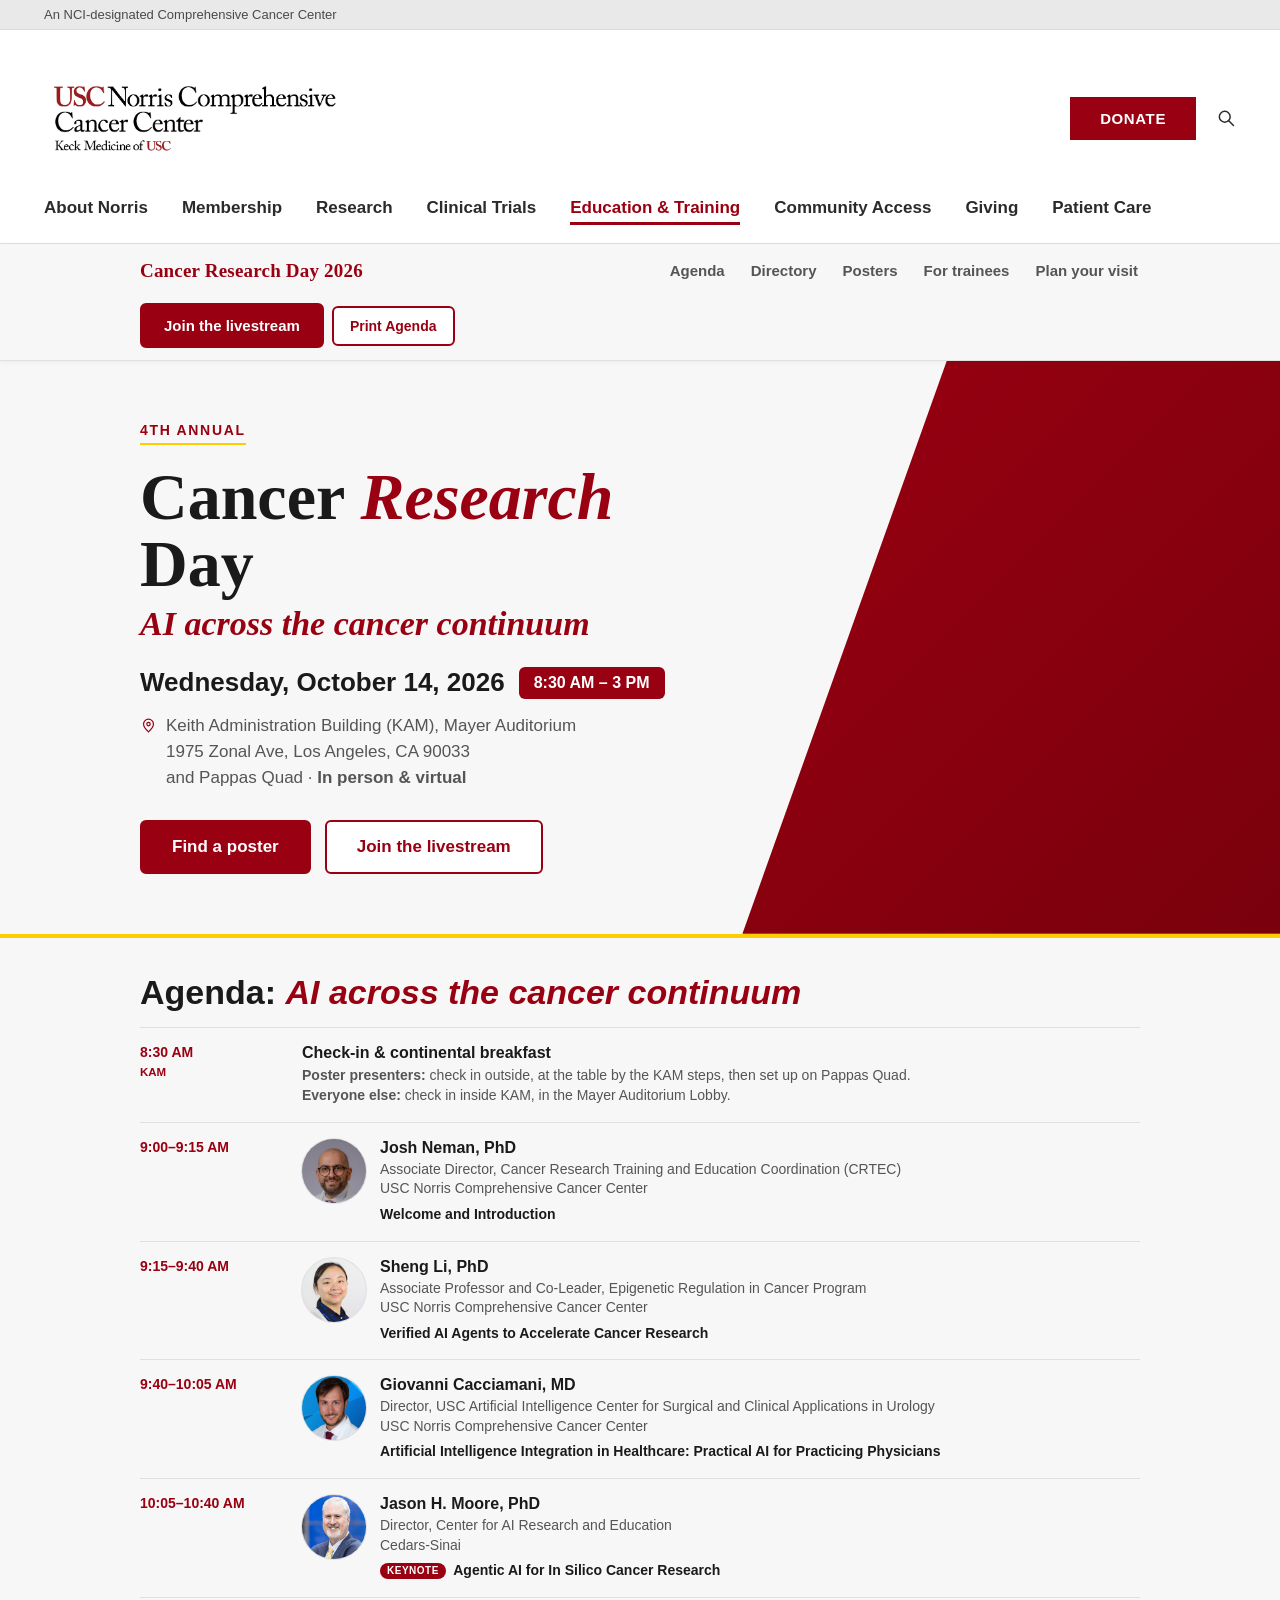
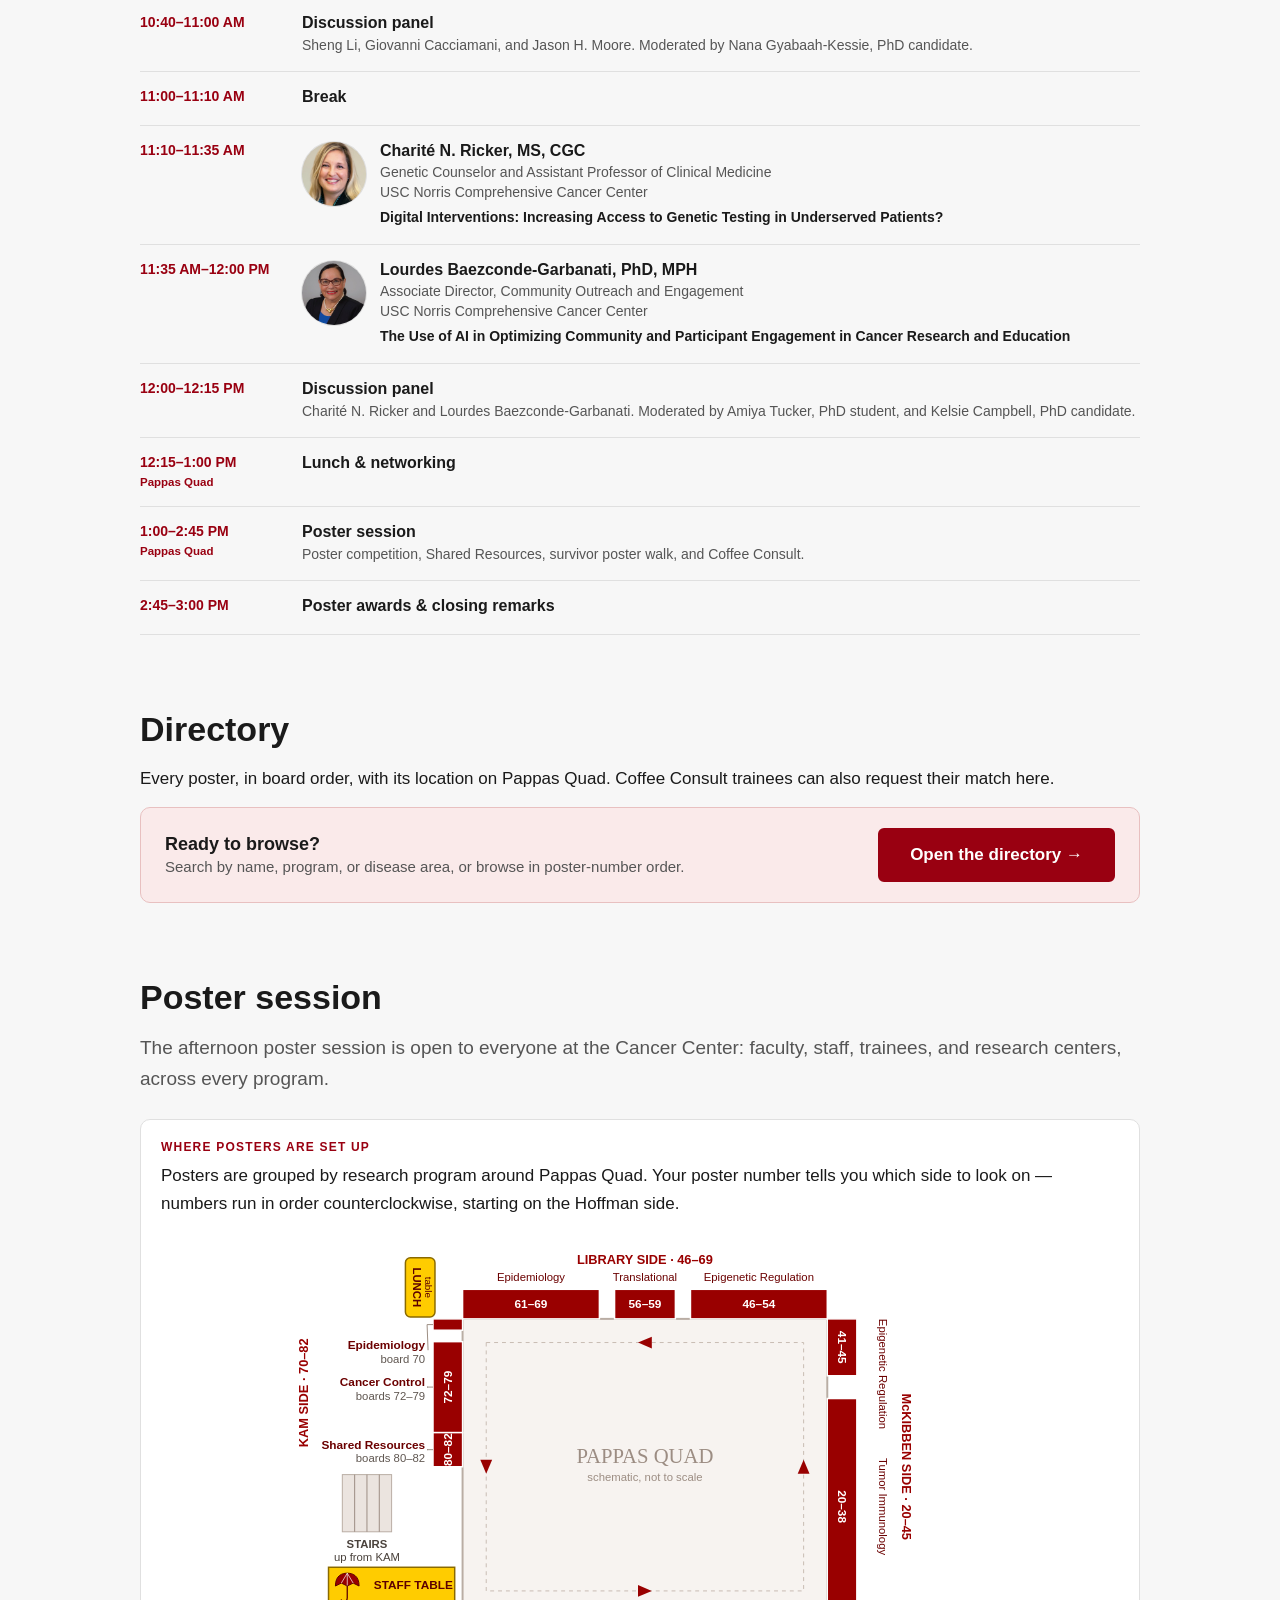
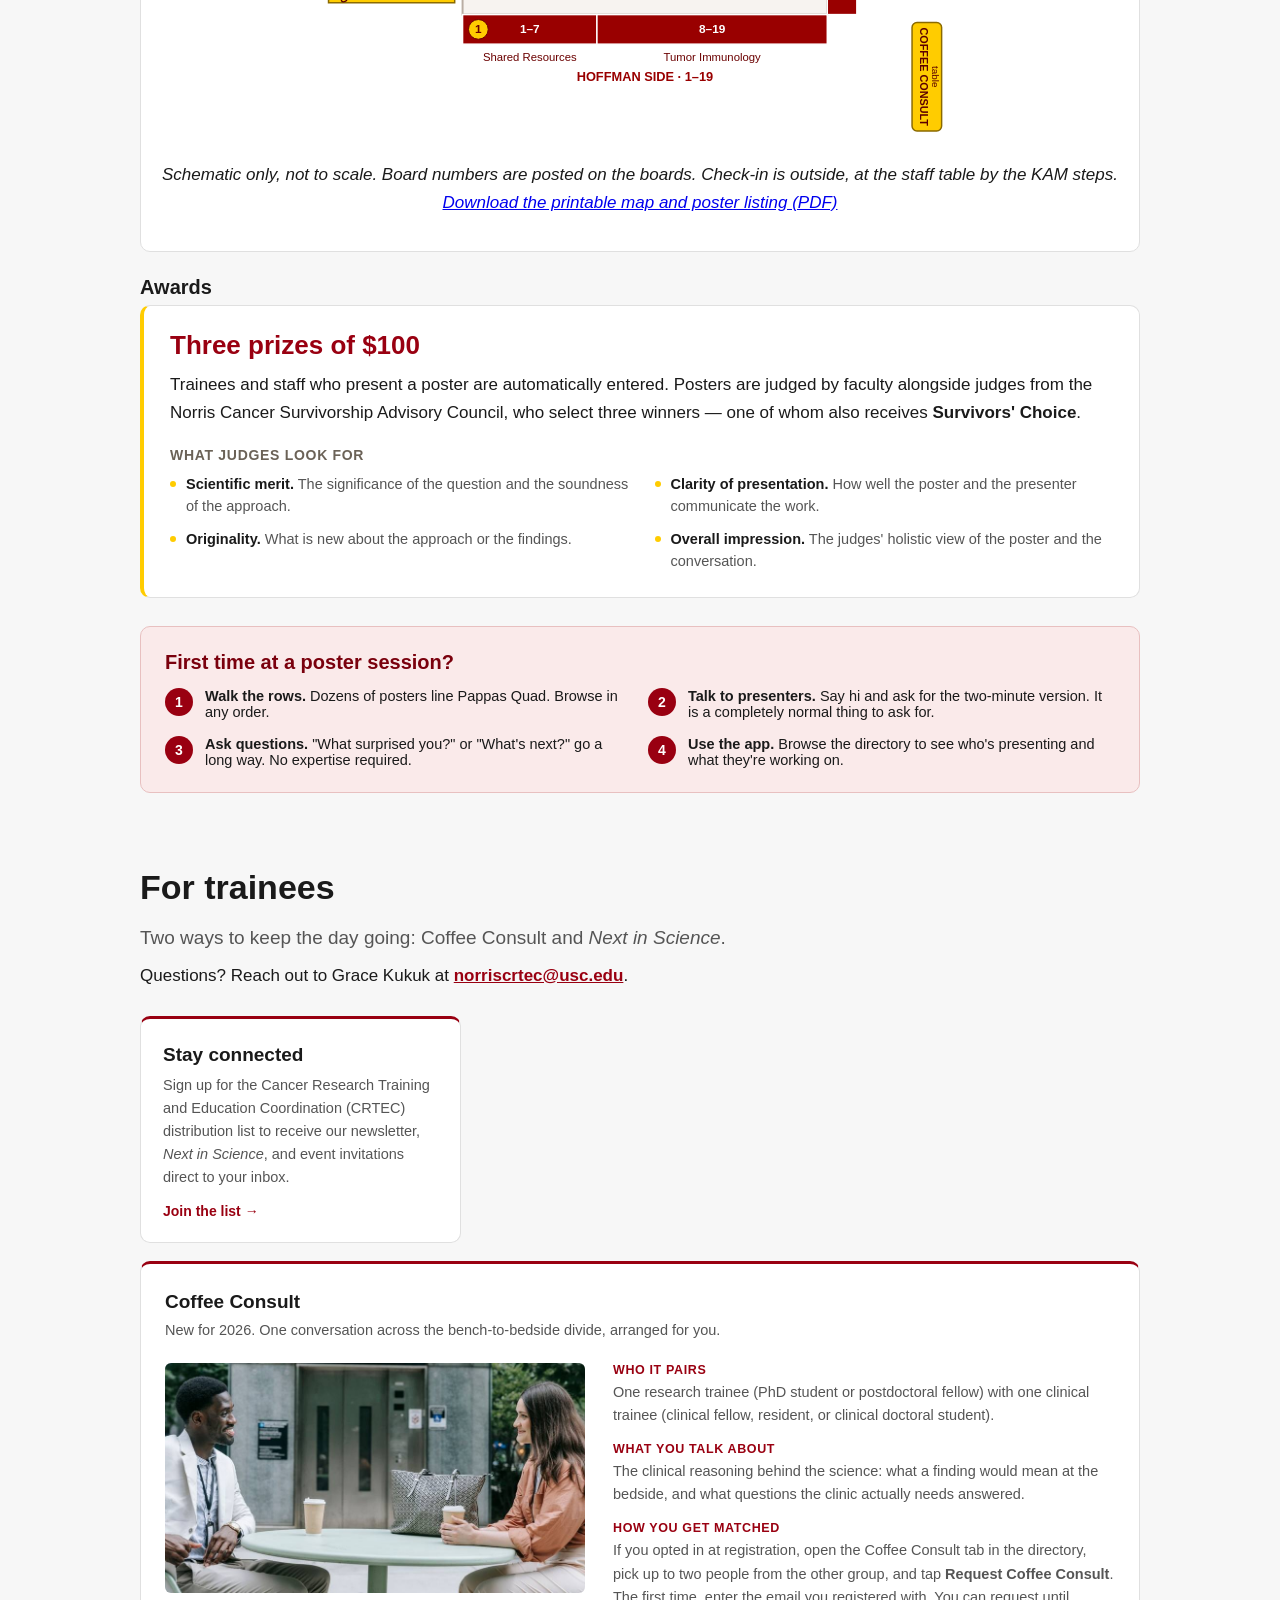
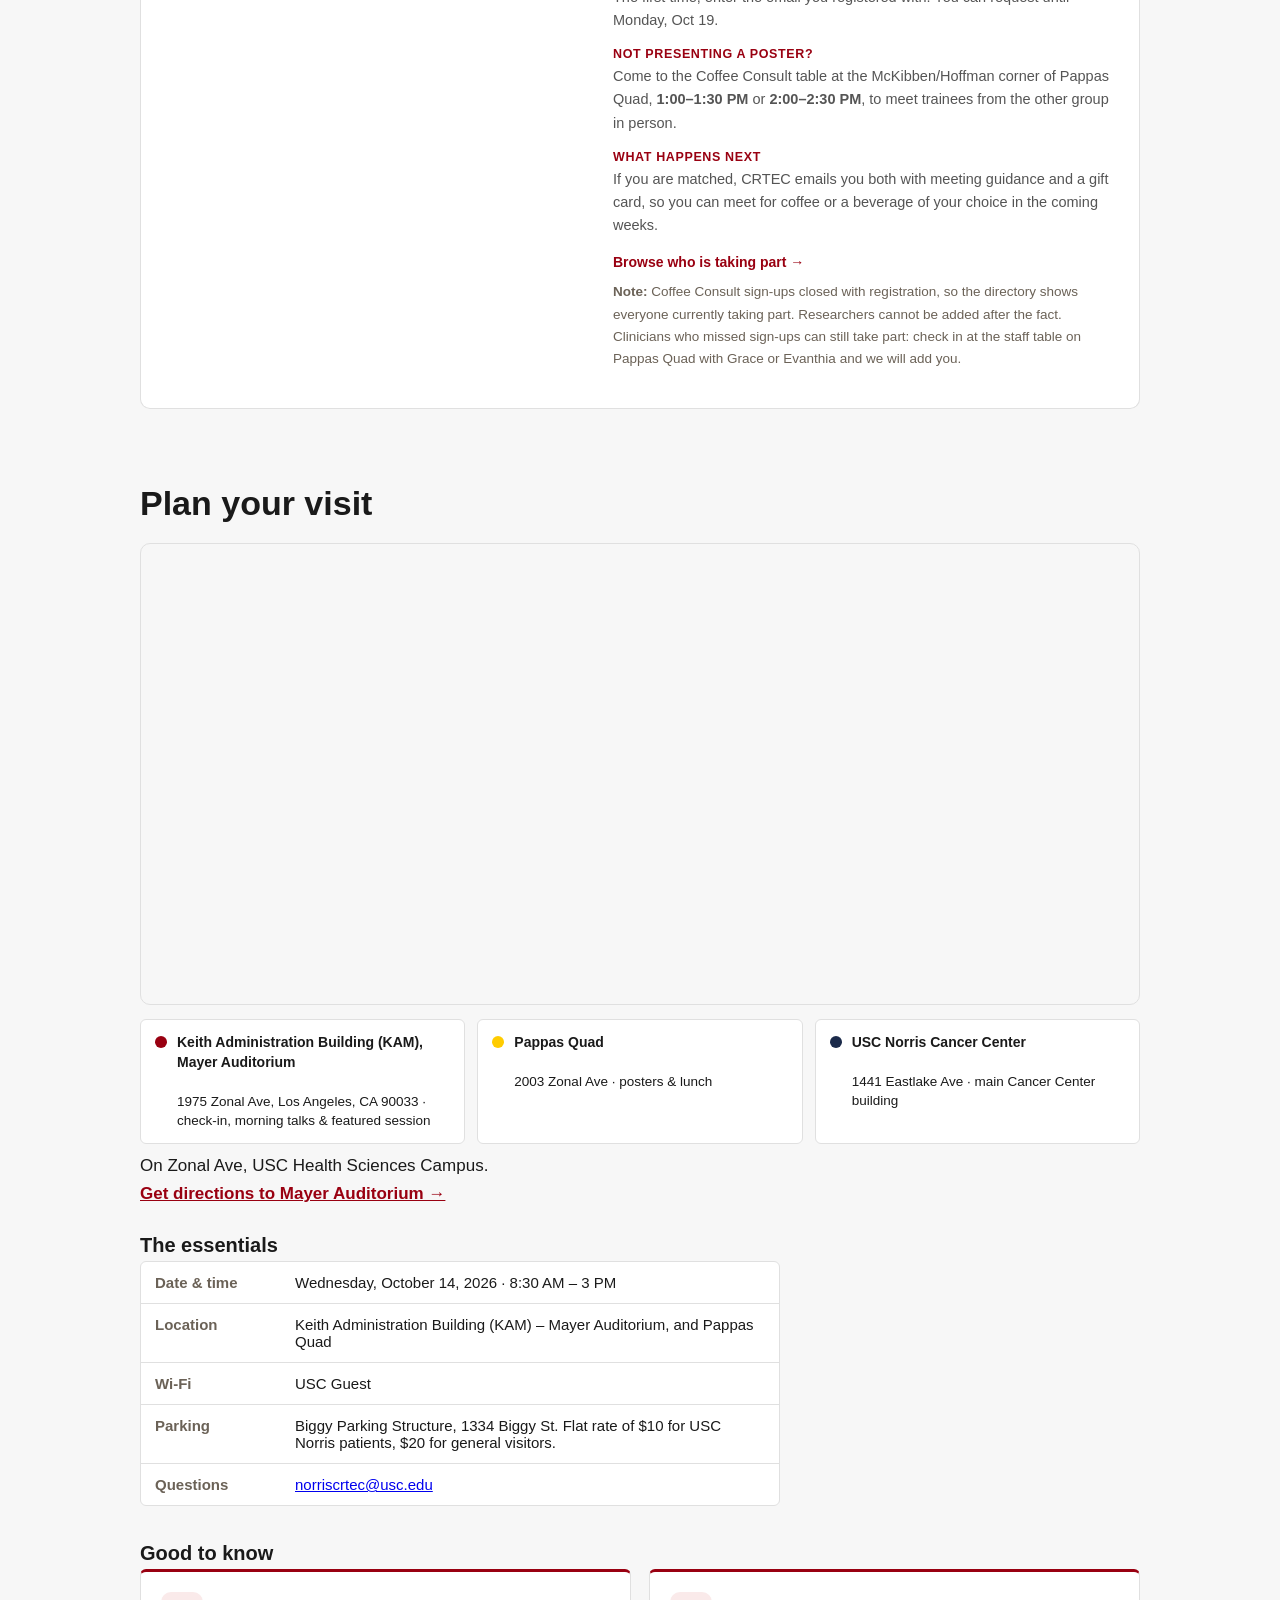
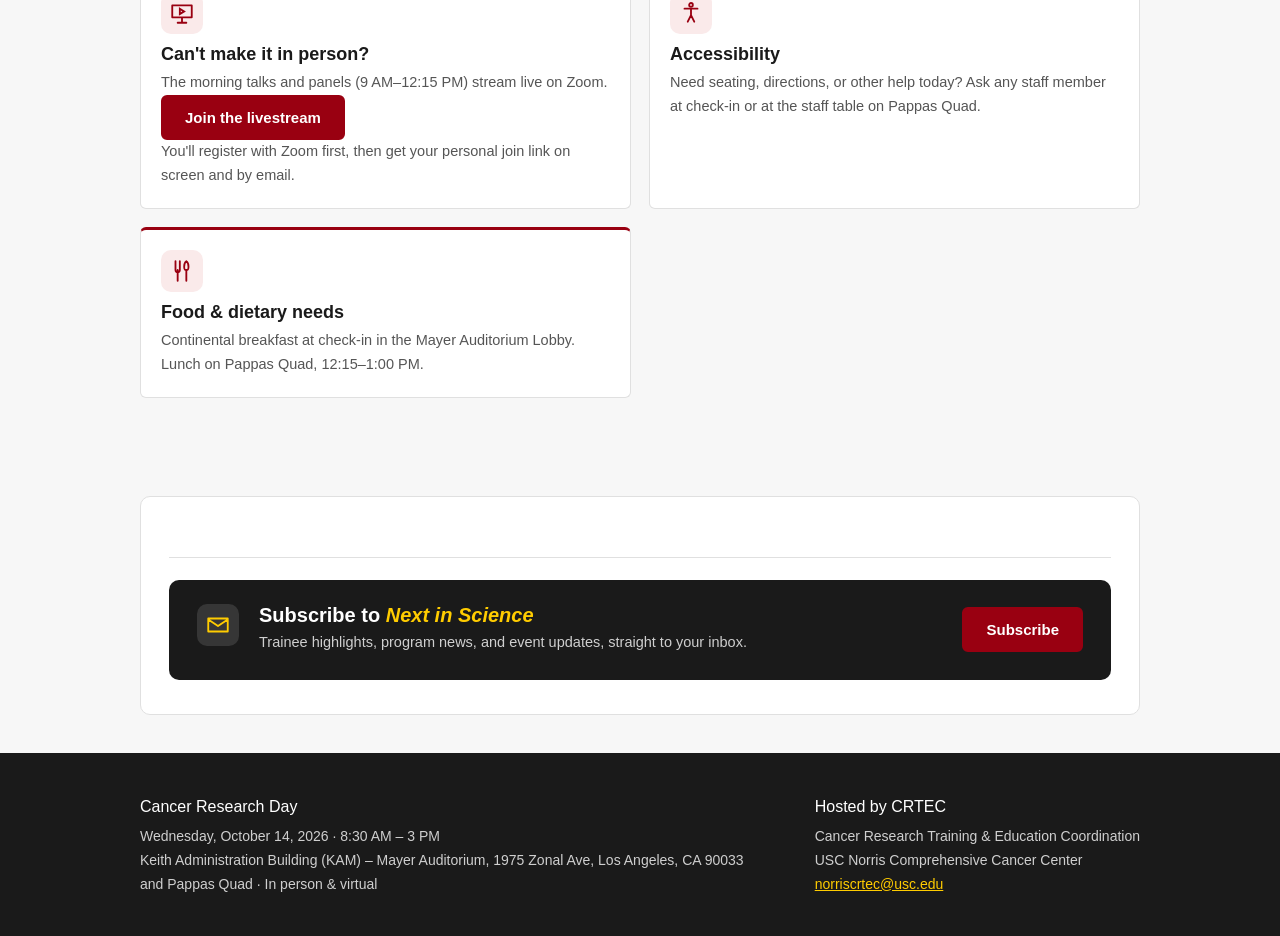
<file: index.html>
<!DOCTYPE html>
<html lang="en">
<head>
<meta charset="UTF-8">
<script>
  // If this page is embedded (e.g. inside a Norris WordPress page via
  // iframe), the REAL Norris header/nav already exists one level up — so
  // this copy is a duplicate and must not render. Runs synchronously,
  // before paint, to avoid a flash of the duplicate header.
  try {
    if (window.self !== window.top) {
      document.documentElement.classList.add('in-iframe');
    }
  } catch (e) {
    // Cross-origin frame access can throw; being inside a frame at all
    // means the same duplicate-header risk, so treat it as embedded too.
    document.documentElement.classList.add('in-iframe');
  }
</script>
<script>
  // Auto-resize reporting: tells whatever embeds this page (in an iframe)
  // its real content height, so the EMBEDDER can size the iframe to fit —
  // avoiding a fixed-height box with its own internal scrollbar stacked
  // inside the outer page's scrollbar ("nested scrolling"). This page never
  // sizes itself; it only reports height. The embedding page decides what
  // to do with that number (see the embed snippet that reads these).
  (function () {
    if (window.self === window.top) return; // not embedded — nothing to report
    var lastSent = 0;
    function reportHeight() {
      // document.documentElement.scrollHeight is spec'd to return the LARGER
      // of actual content height or this frame's own current viewport height.
      // Since we set the iframe's box height ourselves, that becomes this
      // frame's viewport — so documentElement.scrollHeight can never report
      // smaller than whatever we last set, a one-way ratchet. document.body
      // doesn't have that special-cased floor, so it shrinks correctly too.
      var h = document.body.scrollHeight;
      if (Math.abs(h - lastSent) < 2) return; // skip no-op reports
      lastSent = h;
      try {
        window.parent.postMessage({ type: 'crd2026-resize', height: h }, '*');
      } catch (e) {}
    }
    // Fires on ANY layout change — mode switches (landing ↔ directory app),
    // opening a profile, filtering, images loading, etc. — without needing
    // to hook every place in app.js that changes what's on screen.
    if ('ResizeObserver' in window) {
      new ResizeObserver(reportHeight).observe(document.documentElement);
    }
    window.addEventListener('load', reportHeight);
    window.addEventListener('resize', reportHeight);
    // Catch late-loading content (fonts, images) that ResizeObserver might
    // fire for slightly before layout has fully settled.
    setTimeout(reportHeight, 300);
    setTimeout(reportHeight, 1200);
  })();
</script>
<meta name="viewport" content="width=device-width, initial-scale=1.0">
<title>Cancer Research Day 2026 · USC Norris Comprehensive Cancer Center</title>
<meta name="description" content="4th Annual Cancer Research Day at USC Norris. Wednesday, October 14, 2026. Hosted by Cancer Research Training &amp; Education Coordination (CRTEC). Talks, an AI featured session, a poster session open to the whole Cancer Center, and Coffee Consult connections. In person and virtual.">
<meta http-equiv="Cache-Control" content="no-cache, no-store, must-revalidate">
<link rel="stylesheet" href="style.css?v=38">
<script src="config.js?v=38"></script>
<style>
  /* Quad map inside the directory (added with the Oct 9 update) */
  .quadmap{margin:10px 0 4px;border:1px solid #ded5ce;border-radius:10px;background:#fff;overflow:hidden}
  .quadmap>summary{cursor:pointer;padding:11px 14px;font-weight:650;font-size:14.5px;color:#990000;background:#f7f3f0;list-style:none}
  .quadmap>summary::-webkit-details-marker{display:none}
  .quadmap>summary::before{content:"\25b8";display:inline-block;margin-right:7px;transition:transform .15s}
  .quadmap[open]>summary::before{transform:rotate(90deg)}
  .quadmap-inner{padding:10px 12px 14px;background:#fff}
  .quadmap-note{margin:8px 0 0;font-size:13px;color:#4a423c;line-height:1.45}

  /* Legibility pass — overrides style.css, which sets several of these
     below the WCAG AA 4.5:1 threshold at very small sizes. */
  :root{ --text-light:#6B6257; }
  .filter-panel-title{font-size:16px;font-weight:700;color:#1b1512}
  .filter-section-label{font-size:11.5px;color:#44403C;letter-spacing:.06em;margin-bottom:8px}
  .foption{font-size:13px;padding:7px 13px;color:#332F2B;border:1.5px solid #8A7F76;background:#fff}
  .foption.selected{background:#8A0010 !important;border-color:#8A0010 !important;color:#fff !important}
  .chip-quiet{color:#5C554E}
  .results-count{color:#4A423C;font-size:13.5px}
  .quad-layout-note,.quad-layout-caveat{color:#4A423C}

  .chip-poster{background:#FBF3E3;border-color:#C9A227;color:#5A3E00;font-weight:700}

  /* Print Agenda now serves the one-page PDF, so the control is a link */
  a.btn-print{display:inline-flex;align-items:center;justify-content:center;text-decoration:none}

  /* Day-of mode (CONFIG.day_of). Pre-event content is hidden, never deleted,
     so next year's page is one config flag away. */
  body.day-of .pre-event{display:none !important}
  body:not(.day-of) .day-of-only{display:none !important}
  body.day-of #trainees .way-num{display:none}
  .livestream-note{font-size:13px;color:#4A423C;margin:8px 0 0}
  .nav-actions{display:flex;gap:8px;align-items:center}
</style>
</head>
<body>
<script>if (typeof CONFIG !== "undefined" && CONFIG.day_of) document.body.classList.add("day-of");</script>

<!-- Inline icon sprite (reused across the page) -->
<svg width="0" height="0" style="position:absolute" aria-hidden="true">
  <symbol id="i-landscape" viewBox="0 0 24 24"><path fill="none" stroke="currentColor" stroke-width="1.7" stroke-linecap="round" stroke-linejoin="round" d="M3 20h18M5 20V9l4-3 4 3M13 20V6l3-2 3 2v14M8 12v0M8 16v0"/></symbol>
  <symbol id="i-science" viewBox="0 0 24 24"><path fill="none" stroke="currentColor" stroke-width="1.7" stroke-linecap="round" stroke-linejoin="round" d="M9 3h6M10 3v6l-5 8a2 2 0 0 0 2 3h10a2 2 0 0 0 2-3l-5-8V3M7.5 14h9"/></symbol>
  <symbol id="i-connect" viewBox="0 0 24 24"><path fill="none" stroke="currentColor" stroke-width="1.7" stroke-linecap="round" stroke-linejoin="round" d="M8 12a3 3 0 1 0 0-6 3 3 0 0 0 0 6ZM17 18a2.5 2.5 0 1 0 0-5 2.5 2.5 0 0 0 0 5ZM10.5 10.5l4.5 3"/></symbol>
  <symbol id="i-poster" viewBox="0 0 24 24"><path fill="none" stroke="currentColor" stroke-width="1.7" stroke-linecap="round" stroke-linejoin="round" d="M5 3h14v14H5zM8 7h8M8 10h8M8 13h5M9 17v4M15 17v4"/></symbol>
  <symbol id="i-pin" viewBox="0 0 24 24"><path fill="none" stroke="currentColor" stroke-width="1.7" stroke-linecap="round" stroke-linejoin="round" d="M12 21s7-6.2 7-11a7 7 0 1 0-14 0c0 4.8 7 11 7 11Z"/><circle cx="12" cy="10" r="2.4" fill="none" stroke="currentColor" stroke-width="1.7"/></symbol>
  <symbol id="i-virtual" viewBox="0 0 24 24"><path fill="none" stroke="currentColor" stroke-width="1.7" stroke-linecap="round" stroke-linejoin="round" d="M3 5h18v11H3zM8 21h8M12 16v5"/><path fill="none" stroke="currentColor" stroke-width="1.7" d="m10 8 4 2.5-4 2.5z"/></symbol>
  <symbol id="i-ce" viewBox="0 0 24 24"><path fill="none" stroke="currentColor" stroke-width="1.7" stroke-linecap="round" stroke-linejoin="round" d="M4 5h16v11H4zM8 20l4-3 4 3"/><circle cx="12" cy="10" r="2.6" fill="none" stroke="currentColor" stroke-width="1.7"/></symbol>
  <symbol id="i-access" viewBox="0 0 24 24"><circle cx="12" cy="4.5" r="1.7" fill="none" stroke="currentColor" stroke-width="1.7"/><path fill="none" stroke="currentColor" stroke-width="1.7" stroke-linecap="round" stroke-linejoin="round" d="M6 8h12M12 8v6M12 14l-3 6M12 14l3 6"/></symbol>
  <symbol id="i-diet" viewBox="0 0 24 24"><path fill="none" stroke="currentColor" stroke-width="1.7" stroke-linecap="round" stroke-linejoin="round" d="M6 3v8a2 2 0 0 0 4 0V3M8 11v10M16 3c-1.5 1-2 3-2 5s0 3 2 3 2-1 2-3-.5-4-2-5ZM16 11v10"/></symbol>
  <symbol id="i-mail" viewBox="0 0 24 24"><path fill="none" stroke="currentColor" stroke-width="1.7" stroke-linecap="round" stroke-linejoin="round" d="M3 6h18v12H3zM3 7l9 6 9-6"/></symbol>
  <symbol id="i-award" viewBox="0 0 24 24"><circle cx="12" cy="9" r="5" fill="none" stroke="currentColor" stroke-width="1.7"/><path fill="none" stroke="currentColor" stroke-width="1.7" stroke-linecap="round" stroke-linejoin="round" d="m9 13-2 8 5-3 5 3-2-8"/></symbol>
  <symbol id="i-camera" viewBox="0 0 24 24"><path fill="none" stroke="currentColor" stroke-width="1.7" stroke-linecap="round" stroke-linejoin="round" d="M4 8h3l2-2.5h6L17 8h3a1 1 0 0 1 1 1v9a1 1 0 0 1-1 1H4a1 1 0 0 1-1-1V9a1 1 0 0 1 1-1Z"/><circle cx="12" cy="13" r="3.6" fill="none" stroke="currentColor" stroke-width="1.7"/></symbol>
</svg>

<!-- ══ TOP NAV (both modes) ══ -->
<!-- ══ NORRIS SITE CHROME (matches uscnorriscancer.usc.edu) ══ -->
<div class="norris-utility">
  <div class="norris-utility-inner">An NCI-designated Comprehensive Cancer Center</div>
</div>

<header class="norris-header">
  <div class="norris-header-inner">
    <a class="norris-logo" href="https://uscnorriscancer.usc.edu/" aria-label="USC Norris Comprehensive Cancer Center">
      <img class="brand-logo" src="assets/logo/uscnorrislogo.JPG" alt="USC Norris Comprehensive Cancer Center" onerror="this.style.display='none'; this.nextElementSibling.style.display='block'">
      <span class="norris-logo-text" style="display:none">
        <span class="nl-1"><span class="nl-usc">USC</span> Norris Comprehensive</span>
        <span class="nl-2">Cancer Center</span>
        <span class="nl-3">Keck Medicine of <span class="nl-usc-sm">USC</span></span>
      </span>
    </a>
    <div class="norris-donate-wrap">
      <a class="norris-donate" href="https://uscnorriscancer.usc.edu/giving/" target="_blank" rel="noopener">DONATE</a>
      <svg class="norris-search-ico" viewBox="0 0 24 24" fill="none" aria-hidden="true"><circle cx="10.5" cy="10.5" r="6.5" stroke="currentColor" stroke-width="1.8"/><line x1="15.3" y1="15.3" x2="21" y2="21" stroke="currentColor" stroke-width="1.8" stroke-linecap="round"/></svg>
    </div>
  </div>
  <button class="norris-hamburger" id="norris-hamburger-btn" onclick="toggleNorrisNav()" aria-label="Open menu" aria-expanded="false">
    <span></span><span></span><span></span>
  </button>
</header>

<nav class="norris-nav" id="norris-nav">
  <div class="norris-nav-inner" id="norris-nav-inner">
    <a href="https://uscnorriscancer.usc.edu/about-norris-2/">About Norris</a>
    <a href="https://uscnorriscancer.usc.edu/membership/">Membership</a>
    <a href="https://uscnorriscancer.usc.edu/research/">Research</a>
    <a href="https://uscnorriscancer.usc.edu/clinical-trials/">Clinical Trials</a>
    <a class="is-current" href="https://uscnorriscancer.usc.edu/education-training/">Education &amp; Training</a>
    <a href="https://uscnorriscancer.usc.edu/community-access/">Community Access</a>
    <a href="https://uscnorriscancer.usc.edu/giving/">Giving</a>
    <a href="https://uscnorriscancer.usc.edu/patient-care/">Patient Care</a>
  </div>
</nav>

<!-- ══ EVENT SUB-NAV (this page) ══ -->
<header class="site-nav" id="site-nav">
  <div class="nav-inner">
    <a class="brand" href="#top" onclick="return goToSection('top')">
      <span class="brand-crtec">Cancer Research Day 2026</span>
    </a>
    <nav class="nav-links" id="nav-links">
      <a class="pre-event" href="#why" onclick="return goToSection('why')">Why come</a>
      <a href="#agenda" onclick="return goToSection('agenda')">Agenda</a>
      <a href="#" onclick="openDirectory(); return false;">Directory</a>
      <a href="#posters" onclick="return goToSection('posters')">Posters</a>
      <a href="#trainees" onclick="return goToSection('trainees')">For trainees</a>
      <a href="#visit" onclick="return goToSection('visit')">Plan your visit</a>
    </nav>
    <div class="nav-actions">
      <button class="btn-solid day-of-only" onclick="joinLivestream()">Join the livestream</button>
      <a class="btn-outline btn-print" href="CRD2026_Agenda.pdf?v=2" target="_blank" rel="noopener" download="CRD2026_Agenda.pdf">Print Agenda</a>
    </div>
  </div>
</header>

<!-- ══════════ PROGRAM MODE (landing / print target) ══════════ -->
<main id="program-mode">
  <a id="top"></a>

  <section class="hero">
    <div class="hero-inner">
      <div class="hero-eyebrow">4th Annual</div>
      <h1 class="hero-title">Cancer <em>Research</em> Day</h1>
      <p class="hero-theme">AI across the cancer continuum</p>
      <div class="hero-datebar">
        <span class="hero-date">Wednesday, October 14, 2026</span>
        <span class="hero-time" id="hero-time">9 AM – 3 PM</span>
      </div>
      <p class="hero-loc"><svg class="ico ico-sm"><use href="#i-pin"/></svg><span>Keith Administration Building (KAM), Mayer Auditorium<br>1975 Zonal Ave, Los Angeles, CA 90033<br>and Pappas Quad · <strong>In person &amp; virtual</strong></span></p>
      <div class="hero-cta">
        <button class="btn-solid btn-lg pre-event" onclick="registerNow()">Register / Submit a Poster</button>
        <a class="btn-outline btn-lg pre-event" href="#agenda" onclick="return goToSection('agenda')">See the agenda</a>
        <button class="btn-solid btn-lg day-of-only" onclick="openDirectory()">Find a poster</button>
        <button class="btn-outline btn-lg day-of-only" onclick="joinLivestream()">Join the livestream</button>
      </div>
    </div>
  </section>

  <!-- BANNER (image is embedded in style.css) -->
  <div class="banner-band pre-event" role="img" aria-label="Cancer Research Day at USC Norris: a researcher presenting a talk, and an aerial view of the outdoor poster session on Pappas Quad"></div>

  <!-- WHY COME -->
  <section class="band pre-event" id="why">
    <div class="band-inner">
      <h2>Why come</h2>
      <p class="lead p-wide">A day to share your work, meet collaborators, and see what's happening across the Cancer Center.</p>
      <div class="why-grid">
        <div class="why-card"><span class="why-ico"><svg class="ico"><use href="#i-landscape"/></svg></span><h3>See the whole landscape</h3><p>Basic, translational, clinical, population, and community research, side by side in a single afternoon.</p></div>
        <div class="why-card"><span class="why-ico"><svg class="ico"><use href="#i-science"/></svg></span><h3>State of the science</h3><p>A morning of talks and a keynote on this year's theme: <strong>AI across the cancer continuum</strong>.</p></div>
        <div class="why-card"><span class="why-ico"><svg class="ico"><use href="#i-connect"/></svg></span><h3>Meet people outside your program</h3><p>Cross-program conversations are the point of the day, not a side effect of it.</p></div>
        <div class="why-card"><span class="why-ico"><svg class="ico"><use href="#i-award"/></svg></span><h3>Support the next generation</h3><p>For faculty: judge posters, meet prospective lab members, and hear where trainees are taking the science.</p></div>
      </div>
    </div>
  </section>

  <!-- AGENDA -->
  <section class="band alt" id="agenda">
    <div class="band-inner">
      <h2>Agenda: <span class="agenda-theme-inline">AI across the cancer continuum</span></h2>
      <div id="program-agenda" class="agenda-print-list"></div>
    </div>
  </section>

  <!-- DIRECTORY -->
  <section class="band" id="directory">
    <div class="band-inner">
      <h2>Directory</h2>
      <p class="p-wide pre-event">See who will be there, what they study, and who is open to a conversation. Browse ahead of time, or use it live during the poster session.</p>
      <p class="p-wide day-of-only">Every poster, in board order, with its location on Pappas Quad. Coffee Consult trainees can also request their match here.</p>
      <div class="connect-callout">
        <div>
          <strong>Ready to browse?</strong>
          <span>Search by name, program, or disease area, or browse in poster-number order.</span>
        </div>
        <button class="btn-solid btn-lg" onclick="openDirectory()">Open the directory →</button>
      </div>
    </div>
  </section>

  <!-- POSTERS -->
  <section class="band" id="posters">
    <div class="band-inner">
      <h2>Poster session</h2>
      <p class="lead p-wide">The afternoon poster session is open to everyone at the Cancer Center: faculty, staff, trainees, and research centers, across every program.</p>

      <div class="pre-event">
        <h3 class="sub-head">Submitting a poster</h3>
        <p class="sub-note p-wide">One form covers both registration and your poster submission.</p>
        <button class="btn-solid" onclick="registerNow()">Register / Submit a Poster</button>
        <div id="program-posters" class="fact-row"></div>
      </div>

      <div class="quad-layout">
        <div class="quad-layout-label">Where posters are set up</div>
        <p class="p-wide quad-layout-note">Posters are grouped by research program around Pappas Quad. Your poster number tells you which side to look on &mdash; numbers run in order counterclockwise, starting on the Hoffman side.</p>
        <div class="quadmap-inner">
        <svg viewBox="0 0 700 500" width="100%" style="max-width:690px;display:block;margin:0 auto"
     role="img" aria-label="Schematic of Pappas Quad showing the four poster sides, the staff table, the lunch table and the Coffee Consult table">
  <rect x="170" y="78" width="370" height="300" fill="#f7f3f0" stroke="#b9ada4" stroke-width="2"/>
  <text x="355" y="224" text-anchor="middle" font-family="Georgia,serif" font-size="21" fill="#9c8d83">PAPPAS QUAD</text>
  <text x="355" y="242" text-anchor="middle" font-family="Arial" font-size="11.5" fill="#9c8d83">schematic, not to scale</text>
  <rect x="194" y="102" width="322" height="252" fill="none" stroke="#c9bcb3" stroke-dasharray="4 4"/>
  <polygon points="362,354 348,348 348,360" fill="#990000"/>
  <polygon points="516,221 510,235 522,235" fill="#990000"/>
  <polygon points="348,102 362,96 362,108" fill="#990000"/>
  <polygon points="194,235 188,221 200,221" fill="#990000"/>
  <rect x="170.0" y="378.0" width="136.3" height="30.0" fill="#990000" stroke="#fff" stroke-width="1.5"/>
  <text x="238.2" y="397.0" text-anchor="middle" font-family="Arial" font-size="12" font-weight="bold" fill="#fff">1&#8211;7</text>
  <text x="238.2" y="425" text-anchor="middle" font-family="Arial" font-size="11.5" fill="#6b0000">Shared Resources</text>
  <rect x="306.3" y="378.0" width="233.7" height="30.0" fill="#990000" stroke="#fff" stroke-width="1.5"/>
  <text x="423.2" y="397.0" text-anchor="middle" font-family="Arial" font-size="12" font-weight="bold" fill="#fff">8&#8211;19</text>
  <text x="423.2" y="425" text-anchor="middle" font-family="Arial" font-size="11.5" fill="#6b0000">Tumor Immunology</text>
  <rect x="540.0" y="158.8" width="30.0" height="219.2" fill="#990000" stroke="#fff" stroke-width="1.5"/>
  <text x="555.0" y="268.4" text-anchor="middle" font-family="Arial" font-size="12" font-weight="bold" fill="#fff" transform="rotate(90 555.0 268.4)" dy="4">20&#8211;38</text>
  <text x="592" y="268.4" text-anchor="middle" font-family="Arial" font-size="11.5" fill="#6b0000" transform="rotate(90 592 268.4)">Tumor Immunology</text>
  <rect x="540.0" y="78.0" width="30.0" height="57.7" fill="#990000" stroke="#fff" stroke-width="1.5"/>
  <text x="555.0" y="106.8" text-anchor="middle" font-family="Arial" font-size="12" font-weight="bold" fill="#fff" transform="rotate(90 555.0 106.8)" dy="4">41&#8211;45</text>
  <text x="592" y="78.0" text-anchor="start" font-family="Arial" font-size="11.5" fill="#6b0000" transform="rotate(90 592 78.0)">Epigenetic Regulation</text>
  <rect x="401.2" y="48.0" width="138.8" height="30.0" fill="#990000" stroke="#fff" stroke-width="1.5"/>
  <text x="470.6" y="67.0" text-anchor="middle" font-family="Arial" font-size="12" font-weight="bold" fill="#fff">46&#8211;54</text>
  <text x="470.6" y="40" text-anchor="middle" font-family="Arial" font-size="11.5" fill="#6b0000">Epigenetic Regulation</text>
  <rect x="324.2" y="48.0" width="61.7" height="30.0" fill="#990000" stroke="#fff" stroke-width="1.5"/>
  <text x="355.0" y="67.0" text-anchor="middle" font-family="Arial" font-size="12" font-weight="bold" fill="#fff">56&#8211;59</text>
  <text x="355.0" y="40" text-anchor="middle" font-family="Arial" font-size="11.5" fill="#6b0000">Translational</text>
  <rect x="170.0" y="48.0" width="138.8" height="30.0" fill="#990000" stroke="#fff" stroke-width="1.5"/>
  <text x="239.4" y="67.0" text-anchor="middle" font-family="Arial" font-size="12" font-weight="bold" fill="#fff">61&#8211;69</text>
  <text x="239.4" y="40" text-anchor="middle" font-family="Arial" font-size="11.5" fill="#6b0000">Epidemiology</text>
  <rect x="140.0" y="78.0" width="30.0" height="11.5" fill="#990000" stroke="#fff" stroke-width="1.5"/>
  <polyline points="140,83.8 134,83.8 135,109.8" fill="none" stroke="#9c8d83" stroke-width="1"/>
  <text x="132" y="108.8" text-anchor="end" font-family="Arial" font-size="12" font-weight="bold" fill="#6b0000">Epidemiology</text>
  <text x="132" y="122.8" text-anchor="end" font-family="Arial" font-size="11.5" fill="#5f5650">board 70</text>
  <rect x="140.0" y="101.1" width="30.0" height="92.3" fill="#990000" stroke="#fff" stroke-width="1.5"/>
  <polyline points="140,147.2 134,147.2 135,147.2" fill="none" stroke="#9c8d83" stroke-width="1"/>
  <text x="132" y="146.2" text-anchor="end" font-family="Arial" font-size="12" font-weight="bold" fill="#6b0000">Cancer Control</text>
  <text x="132" y="160.2" text-anchor="end" font-family="Arial" font-size="11.5" fill="#5f5650">boards 72&#8211;79</text>
  <text x="155.0" y="147.2" text-anchor="middle" font-family="Arial" font-size="12" font-weight="bold" fill="#fff" transform="rotate(-90 155.0 147.2)" dy="4">72&#8211;79</text>
  <rect x="140.0" y="193.4" width="30.0" height="34.6" fill="#990000" stroke="#fff" stroke-width="1.5"/>
  <polyline points="140,210.7 134,210.7 135,210.7" fill="none" stroke="#9c8d83" stroke-width="1"/>
  <text x="132" y="209.7" text-anchor="end" font-family="Arial" font-size="12" font-weight="bold" fill="#6b0000">Shared Resources</text>
  <text x="132" y="223.7" text-anchor="end" font-family="Arial" font-size="11.5" fill="#5f5650">boards 80&#8211;82</text>
  <text x="155.0" y="210.7" text-anchor="middle" font-family="Arial" font-size="12" font-weight="bold" fill="#fff" transform="rotate(-90 155.0 210.7)" dy="4">80&#8211;82</text>
  <text x="355" y="445" text-anchor="middle" font-family="Arial" font-size="13" font-weight="bold" fill="#990000">HOFFMAN SIDE &#183; 1&#8211;19</text>
  <text x="355" y="22" text-anchor="middle" font-family="Arial" font-size="13" font-weight="bold" fill="#990000">LIBRARY SIDE &#183; 46&#8211;69</text>
  <text x="616" y="228" text-anchor="middle" font-family="Arial" font-size="13" font-weight="bold" fill="#990000" transform="rotate(90 616 228)">McKIBBEN SIDE &#183; 20&#8211;45</text>
  <text x="13" y="153.0" text-anchor="middle" font-family="Arial" font-size="13" font-weight="bold" fill="#990000" transform="rotate(-90 13 153.0)">KAM SIDE &#183; 70&#8211;82</text>
  <circle cx="186" cy="393.0" r="10" fill="#FFCC00" stroke="#6b0000"/>
  <text x="186" y="397.0" text-anchor="middle" font-family="Arial" font-size="12" font-weight="bold" fill="#6b0000">1</text>
  <rect x="48" y="236" width="50" height="58" fill="#ebe4df" stroke="#b9ada4"/>
  <line x1="60.5" y1="236" x2="60.5" y2="294" stroke="#9c8d83"/>
  <line x1="73.0" y1="236" x2="73.0" y2="294" stroke="#9c8d83"/>
  <line x1="85.5" y1="236" x2="85.5" y2="294" stroke="#9c8d83"/>
  <text x="73" y="310" text-anchor="middle" font-family="Arial" font-size="11.5" font-weight="bold" fill="#4a423c">STAIRS</text>
  <text x="73" y="324" text-anchor="middle" font-family="Arial" font-size="11.5" fill="#4a423c">up from KAM</text>
  <rect x="34" y="330" width="128" height="36" fill="#FFCC00" stroke="#8a6a00" stroke-width="1.5"/>
  <path d="M41 349 C41 338 48 336 53 336 C58 336 65 338 65 349 L59 346 L53 349 L47 346 Z" fill="#990000" stroke="#5c0000" stroke-width="1"/>
  <path d="M53 336 V349 M53 336 L47 346 M53 336 L59 346" stroke="#fff" stroke-width=".7" fill="none"/>
  <path d="M53 349 V361 M53 361 q0 4 -4 4 q-2 0 -2 -2" stroke="#5c0000" stroke-width="1.3" fill="none" stroke-linecap="round"/>
  <text x="80" y="352.0" text-anchor="start" font-family="Arial" font-size="12" font-weight="bold" fill="#5c0000">STAFF TABLE</text>
  <rect x="112" y="16" width="30" height="60" rx="5" fill="#FFCC00" stroke="#8a6a00" stroke-width="1.5"/>
  <text x="124.0" y="46.0" text-anchor="middle" font-family="Arial" font-size="11.5" font-weight="bold" fill="#5c0000" transform="rotate(90 124.0 46.0)" dy="4">LUNCH</text>
  <text x="135.0" y="46.0" text-anchor="middle" font-family="Arial" font-size="10" fill="#5c0000" transform="rotate(90 135.0 46.0)" dy="3">table</text>
  <rect x="626" y="386" width="30" height="110" rx="5" fill="#FFCC00" stroke="#8a6a00" stroke-width="1.5"/>
  <text x="638.0" y="441.0" text-anchor="middle" font-family="Arial" font-size="11" font-weight="bold" fill="#5c0000" transform="rotate(90 638.0 441.0)" dy="4">COFFEE CONSULT</text>
  <text x="649.0" y="441.0" text-anchor="middle" font-family="Arial" font-size="10" fill="#5c0000" transform="rotate(90 649.0 441.0)" dy="3">table</text>
</svg>
        </div>
        <p class="p-wide quad-layout-caveat">Schematic only, not to scale. Board numbers are posted on the boards. Check-in is outside, at the staff table by the KAM steps. <a href="assets/CRD2026_Poster_Map_and_Listing.pdf" target="_blank" rel="noopener">Download the printable map and poster listing (PDF)</a></p>
      </div>

      <h3 class="sub-head">Awards</h3>
      <div class="awards">
        <div class="awards-lead">
          <span class="awards-prize">Three prizes of $100</span>
        </div>
        <p class="p-wide sub-note" style="margin:10px 0 0">Trainees and staff who present a poster are automatically entered. Posters are judged by faculty alongside judges from the Norris Cancer Survivorship Advisory Council, who select three winners — one of whom also receives <strong>Survivors' Choice</strong>.</p>
        <h4>What judges look for</h4>
        <ul class="criteria">
          <li><strong>Scientific merit.</strong> The significance of the question and the soundness of the approach.</li>
          <li><strong>Clarity of presentation.</strong> How well the poster and the presenter communicate the work.</li>
          <li><strong>Originality.</strong> What is new about the approach or the findings.</li>
          <li><strong>Overall impression.</strong> The judges' holistic view of the poster and the conversation.</li>
        </ul>
      </div>

      <div class="primer" id="poster-primer">
        <h3>First time at a poster session?</h3>
        <div class="primer-steps">
          <div class="primer-step"><span class="primer-num">1</span><div><strong>Walk the rows.</strong> Dozens of posters line Pappas Quad. Browse in any order.</div></div>
          <div class="primer-step"><span class="primer-num">2</span><div><strong>Talk to presenters.</strong> Say hi and ask for the two-minute version. It is a completely normal thing to ask for.</div></div>
          <div class="primer-step"><span class="primer-num">3</span><div><strong>Ask questions.</strong> "What surprised you?" or "What's next?" go a long way. No expertise required.</div></div>
          <div class="primer-step"><span class="primer-num">4</span><div><strong>Use the app.</strong> Browse the directory to see who's presenting and what they're working on.</div></div>
        </div>
      </div>
    </div>
  </section>

  <!-- FOR TRAINEES -->
  <section class="band alt" id="trainees">
    <div class="band-inner">
      <h2>For trainees</h2>
      <p class="lead p-wide pre-event">Students, postdoctoral fellows, and clinical fellows can take part in four ways, not just attend.</p>
      <p class="lead p-wide day-of-only">Two ways to keep the day going: Coffee Consult and <em>Next in Science</em>.</p>
      <p class="p-wide trainee-poc">Questions? Reach out to Grace Kukuk at <a href="mailto:norriscrtec@usc.edu">norriscrtec@usc.edu</a>.</p>

      <div class="ways-grid ways-grid-3">
        <div class="way-card pre-event">
          <span class="way-num">1</span>
          <div>
            <h3>Present a poster</h3>
            <p>Open to everyone at the Center. Trainees and staff are eligible for the three $100 prizes. Submit when you register.</p>
            <a class="way-link" href="#posters" onclick="return goToSection('posters')">Poster details and awards →</a>
          </div>
        </div>
        <div class="way-card pre-event">
          <span class="way-num">2</span>
          <div>
            <h3>Volunteer</h3>
            <p>Help the day run smoothly, from check-in and wayfinding to the poster session. A great way to meet people across the Cancer Center. Email CRTEC at <strong>norriscrtec@usc.edu</strong> to sign up.</p>
          </div>
        </div>
        <div class="way-card">
          <span class="way-num">3</span>
          <div>
            <h3>Stay connected</h3>
            <p>Sign up for the Cancer Research Training and Education Coordination (CRTEC) distribution list to receive our newsletter, <em>Next in Science</em>, and event invitations direct to your inbox.</p>
            <a class="way-link" id="trainee-news-btn" href="[[NEWSLETTER_LINK]]" target="_blank" rel="noopener">Join the list →</a>
          </div>
        </div>
      </div>

      <div class="coffee-block" id="coffee">
        <div class="coffee-head">
          <span class="way-num">4</span>
          <div>
            <h3>Coffee Consult</h3>
            <p class="p-wide">New for 2026. One conversation across the bench-to-bedside divide, arranged for you.</p>
          </div>
        </div>
        <div class="coffee-body">
          <div class="trainee-figure" role="img" aria-label="Two trainees talking over coffee at an outdoor table during a Coffee Consult"></div>
          <div class="coffee-copy">
            <dl class="cc-list">
              <dt>Who it pairs</dt>
              <dd>One research trainee (PhD student or postdoctoral fellow) with one clinical trainee (clinical fellow, resident, or clinical doctoral student).</dd>
              <dt>What you talk about</dt>
              <dd>The clinical reasoning behind the science: what a finding would mean at the bedside, and what questions the clinic actually needs answered.</dd>
              <dt>How you get matched</dt>
              <dd class="pre-event">Coffee Consult pairs people who opted in when they registered; sign-ups are now closed. If you opted in, open the Coffee Consult tab in the directory, find someone on the other side, and request a match by Monday, Oct 19. CRTEC arranges every match, so nobody is cold-contacting anyone.</dd>
              <dd class="day-of-only">If you opted in at registration, open the Coffee Consult tab in the directory, pick up to two people from the other group, and tap <strong>Request Coffee Consult</strong>. The first time, enter the email you registered with. You can request until Monday, Oct 19.</dd>
              <dt class="day-of-only">Not presenting a poster?</dt>
              <dd class="day-of-only">Come to the Coffee Consult table at the McKibben/Hoffman corner of Pappas Quad, <strong>1:00–1:30 PM</strong> or <strong>2:00–2:30 PM</strong>, to meet trainees from the other group in person.</dd>
              <dt>What happens next</dt>
              <dd>If you are matched, CRTEC emails you both with meeting guidance and a gift card, so you can meet for coffee or a beverage of your choice in the coming weeks.</dd>
            </dl>
            <a class="way-link" href="#" onclick="openDirectory(); return false;">Browse who is taking part →</a>
            <p class="cc-note"><strong>Note:</strong> Coffee Consult sign-ups closed with registration, so the directory shows everyone currently taking part. Researchers cannot be added after the fact. Clinicians who missed sign-ups can still take part: check in at the staff table on Pappas Quad with Grace or Evanthia and we will add you.</p>
          </div>
        </div>
      </div>
    </div>
  </section>

  <!-- PLAN YOUR VISIT -->
  <section class="band" id="visit">
    <div class="band-inner">
      <h2>Plan your visit</h2>

      <div class="visit-map-wrap">
        <div class="visit-map-embed">
          <iframe src="https://www.google.com/maps?q=Keith+Administration+Building+Mayer+Auditorium,+1975+Zonal+Ave,+Los+Angeles,+CA+90033&output=embed" loading="lazy" allowfullscreen title="Map of USC Health Sciences Campus: Mayer Auditorium, Pappas Quad, and USC Norris Cancer Center"></iframe>
        </div>
        <div class="map-legend">
          <a class="map-legend-item" href="https://www.google.com/maps/search/?api=1&query=Keith+Administration+Building+Mayer+Auditorium+USC,+1975+Zonal+Ave,+Los+Angeles,+CA+90033" target="_blank" rel="noopener">
            <span class="map-legend-dot map-dot-a"></span>
            <span><strong>Keith Administration Building (KAM), Mayer Auditorium</strong><br>1975 Zonal Ave, Los Angeles, CA 90033 · check-in, morning talks &amp; featured session</span>
          </a>
          <a class="map-legend-item" href="https://www.google.com/maps/search/?api=1&query=Pappas+Quad+USC,+2003+Zonal+Ave,+Los+Angeles,+CA+90033" target="_blank" rel="noopener">
            <span class="map-legend-dot map-dot-b"></span>
            <span><strong>Pappas Quad</strong><br>2003 Zonal Ave · posters &amp; lunch</span>
          </a>
          <a class="map-legend-item" href="https://www.google.com/maps/search/?api=1&query=USC+Norris+Comprehensive+Cancer+Center,+1441+Eastlake+Ave,+Los+Angeles,+CA+90033" target="_blank" rel="noopener">
            <span class="map-legend-dot map-dot-c"></span>
            <span><strong>USC Norris Cancer Center</strong><br>1441 Eastlake Ave · main Cancer Center building</span>
          </a>
        </div>
        <p class="p-wide map-note">On Zonal Ave, USC Health Sciences Campus.<br><a href="https://www.google.com/maps/dir/?api=1&destination=1975+Zonal+Ave,+Los+Angeles,+CA+90033" target="_blank" rel="noopener">Get directions to Mayer Auditorium →</a></p>
      </div>

      <h3 class="sub-head">The essentials</h3>
      <div id="program-info" class="info-list"></div>

      <h3 class="sub-head">Good to know</h3>
      <div class="visit-grid">
        <div class="visit-card">
          <span class="visit-ico"><svg class="ico"><use href="#i-virtual"/></svg></span>
          <h3>Can't make it in person?</h3>
          <p class="pre-event">Register as a <strong>virtual attendee</strong> to join the talks and featured session by livestream. The link goes live the morning of the event.</p>
          <p class="day-of-only">The morning talks and panels (9 AM–12:15 PM) stream live on Zoom.</p>
          <button class="btn-solid" onclick="joinLivestream()">Join the livestream</button>
          <p class="livestream-note day-of-only">You'll register with Zoom first, then get your personal join link on screen and by email.</p>
        </div>
        <div class="visit-card">
          <span class="visit-ico"><svg class="ico"><use href="#i-access"/></svg></span>
          <h3>Accessibility</h3>
          <p class="pre-event">The registration form asks about accommodations such as seating, interpreting, or materials. Email us any time.</p>
          <p class="day-of-only">Need seating, directions, or other help today? Ask any staff member at check-in or at the staff table on Pappas Quad.</p>
        </div>
        <div class="visit-card">
          <span class="visit-ico"><svg class="ico"><use href="#i-diet"/></svg></span>
          <h3>Food &amp; dietary needs</h3>
          <p class="pre-event">Lunch is provided on Pappas Quad. The registration form asks about dietary restrictions so we can plan for everyone.</p>
          <p class="day-of-only">Continental breakfast at check-in in the Mayer Auditorium Lobby. Lunch on Pappas Quad, 12:15–1:00 PM.</p>
        </div>
      </div>
    </div>
  </section>

  <!-- REGISTER + NEWSLETTER (one closing unit) -->
  <section class="band alt" id="register">
    <div class="band-inner">
      <div class="closing-card">
        <div class="pre-event">
          <h2>Register</h2>
          <p class="lead">Free to attend, in person or virtual. One form covers everything.</p>
          <button class="btn-solid btn-lg" onclick="registerNow()">Register / Submit a Poster</button>
          <p class="fineprint" id="reg-fallback"></p>
        </div>

        <div class="closing-sub" id="newsletter">
          <div class="newsletter-callout">
            <span class="visit-ico"><svg class="ico"><use href="#i-mail"/></svg></span>
            <div class="newsletter-text">
              <h3>Subscribe to <em>Next in Science</em></h3>
              <p>Trainee highlights, program news, and event updates, straight to your inbox.</p>
            </div>
            <a class="btn-solid" id="newsletter-btn" href="[[NEWSLETTER_LINK]]" target="_blank">Subscribe</a>
          </div>
        </div>
      </div>
    </div>
  </section>

  <footer class="site-footer">
    <div class="footer-inner">
      <div>
        <div class="footer-title">Cancer Research Day</div>
        Wednesday, October 14, 2026 · <span id="footer-time">9 AM – 3 PM</span><br>
        Keith Administration Building (KAM) – Mayer Auditorium, 1975 Zonal Ave, Los Angeles, CA 90033<br>
        and Pappas Quad · In person &amp; virtual
      </div>
      <div>
        <div class="footer-title">Hosted by CRTEC</div>
        Cancer Research Training &amp; Education Coordination<br>
        USC Norris Comprehensive Cancer Center<br>
        <a id="footer-contact" href="mailto:norriscrtec@usc.edu">norriscrtec@usc.edu</a>
      </div>
    </div>
  </footer>
</main>

<!-- ══════════ DIRECTORY MODE (interactive app) ══════════ -->
<div id="app-mode" class="app-hidden">

  <div class="appbar">
    <button class="appbar-back" onclick="backToProgram()">← Back to program</button>
    <span class="appbar-title">Posters</span>
    <span class="appbar-role" id="header-role-row">
      <span class="header-role-chip" id="header-role-chip" style="display:none"></span>
      <button class="header-role-switch" id="header-role-switch-btn" onclick="switchRole()">Select your name</button>
    </span>
  </div>

  <!-- PICK YOURSELF (only shown when requesting a Coffee Consult).
       Everyone here already registered, so identity is a pick, never a form. -->
  <div id="selfpicker-modal" class="selfpicker-modal" style="display:none">
    <div class="selfpicker-card">
      <div class="selfpicker-head">
        <div>
          <div class="selfpicker-title">Confirm your identity</div>
          <div class="selfpicker-sub">Enter the email address you registered with, so CRTEC knows who is making the request.</div>
        </div>
        <button class="selfpicker-close" onclick="closeSelfPicker()">&times;</button>
      </div>
      <input type="email" id="selfpicker-email" placeholder="you@usc.edu" autocomplete="email" onkeydown="if(event.key==='Enter')confirmSelfByEmail()">
      <p id="selfpicker-error" class="selfpicker-error"></p>
      <button class="btn-primary" onclick="confirmSelfByEmail()">Continue</button>
      <p class="selfpicker-foot">
        Use the email address you registered with. If it is not recognized, check in at the staff table on Pappas Quad with Grace or Evanthia.
      </p>
    </div>
  </div>

  <!-- AGENDA (in-app — stays inside the directory tool, no full page nav-away) -->
  <div id="agenda-screen" class="screen">
    <div id="app-agenda-content"></div>
  </div>

  <!-- DIRECTORY -->
  <div id="directory-screen" class="screen">
    <div class="segmented-wrap">
      <span class="segmented-label">View:</span>
      <div class="segmented" id="dir-segments" role="tablist">
        <button class="seg-btn active" data-seg="posters" role="tab" aria-selected="true" onclick="setSegment('posters')">Poster Directory</button>
        <button class="seg-btn" data-seg="coffee" role="tab" aria-selected="false" onclick="setSegment('coffee')">☕ Coffee Consult</button>
      </div>
    </div>
    <div id="coffee-quickfilter-wrap"></div>
    <div class="search-filter-bar">
      <input type="search" id="search-input" placeholder="Search name, title, disease area…" oninput="filterDirectory()" autocomplete="off">
      <button class="filter-toggle-btn" id="filter-toggle" onclick="openFilterPanel()">
        <span class="filter-icon">⊞</span><span id="filter-toggle-label">Filter</span>
      </button>
    </div>
    <details class="quadmap" id="quadmap">
      <summary>Map of Pappas Quad &mdash; where the boards are</summary>
      <div class="quadmap-inner">
      <svg viewBox="0 0 700 500" width="100%" style="max-width:690px;display:block;margin:0 auto"
     role="img" aria-label="Schematic of Pappas Quad showing the four poster sides, the staff table, the lunch table and the Coffee Consult table">
  <rect x="170" y="78" width="370" height="300" fill="#f7f3f0" stroke="#b9ada4" stroke-width="2"/>
  <text x="355" y="224" text-anchor="middle" font-family="Georgia,serif" font-size="21" fill="#9c8d83">PAPPAS QUAD</text>
  <text x="355" y="242" text-anchor="middle" font-family="Arial" font-size="11.5" fill="#9c8d83">schematic, not to scale</text>
  <rect x="194" y="102" width="322" height="252" fill="none" stroke="#c9bcb3" stroke-dasharray="4 4"/>
  <polygon points="362,354 348,348 348,360" fill="#990000"/>
  <polygon points="516,221 510,235 522,235" fill="#990000"/>
  <polygon points="348,102 362,96 362,108" fill="#990000"/>
  <polygon points="194,235 188,221 200,221" fill="#990000"/>
  <rect x="170.0" y="378.0" width="136.3" height="30.0" fill="#990000" stroke="#fff" stroke-width="1.5"/>
  <text x="238.2" y="397.0" text-anchor="middle" font-family="Arial" font-size="12" font-weight="bold" fill="#fff">1&#8211;7</text>
  <text x="238.2" y="425" text-anchor="middle" font-family="Arial" font-size="11.5" fill="#6b0000">Shared Resources</text>
  <rect x="306.3" y="378.0" width="233.7" height="30.0" fill="#990000" stroke="#fff" stroke-width="1.5"/>
  <text x="423.2" y="397.0" text-anchor="middle" font-family="Arial" font-size="12" font-weight="bold" fill="#fff">8&#8211;19</text>
  <text x="423.2" y="425" text-anchor="middle" font-family="Arial" font-size="11.5" fill="#6b0000">Tumor Immunology</text>
  <rect x="540.0" y="158.8" width="30.0" height="219.2" fill="#990000" stroke="#fff" stroke-width="1.5"/>
  <text x="555.0" y="268.4" text-anchor="middle" font-family="Arial" font-size="12" font-weight="bold" fill="#fff" transform="rotate(90 555.0 268.4)" dy="4">20&#8211;38</text>
  <text x="592" y="268.4" text-anchor="middle" font-family="Arial" font-size="11.5" fill="#6b0000" transform="rotate(90 592 268.4)">Tumor Immunology</text>
  <rect x="540.0" y="78.0" width="30.0" height="57.7" fill="#990000" stroke="#fff" stroke-width="1.5"/>
  <text x="555.0" y="106.8" text-anchor="middle" font-family="Arial" font-size="12" font-weight="bold" fill="#fff" transform="rotate(90 555.0 106.8)" dy="4">41&#8211;45</text>
  <text x="592" y="78.0" text-anchor="start" font-family="Arial" font-size="11.5" fill="#6b0000" transform="rotate(90 592 78.0)">Epigenetic Regulation</text>
  <rect x="401.2" y="48.0" width="138.8" height="30.0" fill="#990000" stroke="#fff" stroke-width="1.5"/>
  <text x="470.6" y="67.0" text-anchor="middle" font-family="Arial" font-size="12" font-weight="bold" fill="#fff">46&#8211;54</text>
  <text x="470.6" y="40" text-anchor="middle" font-family="Arial" font-size="11.5" fill="#6b0000">Epigenetic Regulation</text>
  <rect x="324.2" y="48.0" width="61.7" height="30.0" fill="#990000" stroke="#fff" stroke-width="1.5"/>
  <text x="355.0" y="67.0" text-anchor="middle" font-family="Arial" font-size="12" font-weight="bold" fill="#fff">56&#8211;59</text>
  <text x="355.0" y="40" text-anchor="middle" font-family="Arial" font-size="11.5" fill="#6b0000">Translational</text>
  <rect x="170.0" y="48.0" width="138.8" height="30.0" fill="#990000" stroke="#fff" stroke-width="1.5"/>
  <text x="239.4" y="67.0" text-anchor="middle" font-family="Arial" font-size="12" font-weight="bold" fill="#fff">61&#8211;69</text>
  <text x="239.4" y="40" text-anchor="middle" font-family="Arial" font-size="11.5" fill="#6b0000">Epidemiology</text>
  <rect x="140.0" y="78.0" width="30.0" height="11.5" fill="#990000" stroke="#fff" stroke-width="1.5"/>
  <polyline points="140,83.8 134,83.8 135,109.8" fill="none" stroke="#9c8d83" stroke-width="1"/>
  <text x="132" y="108.8" text-anchor="end" font-family="Arial" font-size="12" font-weight="bold" fill="#6b0000">Epidemiology</text>
  <text x="132" y="122.8" text-anchor="end" font-family="Arial" font-size="11.5" fill="#5f5650">board 70</text>
  <rect x="140.0" y="101.1" width="30.0" height="92.3" fill="#990000" stroke="#fff" stroke-width="1.5"/>
  <polyline points="140,147.2 134,147.2 135,147.2" fill="none" stroke="#9c8d83" stroke-width="1"/>
  <text x="132" y="146.2" text-anchor="end" font-family="Arial" font-size="12" font-weight="bold" fill="#6b0000">Cancer Control</text>
  <text x="132" y="160.2" text-anchor="end" font-family="Arial" font-size="11.5" fill="#5f5650">boards 72&#8211;79</text>
  <text x="155.0" y="147.2" text-anchor="middle" font-family="Arial" font-size="12" font-weight="bold" fill="#fff" transform="rotate(-90 155.0 147.2)" dy="4">72&#8211;79</text>
  <rect x="140.0" y="193.4" width="30.0" height="34.6" fill="#990000" stroke="#fff" stroke-width="1.5"/>
  <polyline points="140,210.7 134,210.7 135,210.7" fill="none" stroke="#9c8d83" stroke-width="1"/>
  <text x="132" y="209.7" text-anchor="end" font-family="Arial" font-size="12" font-weight="bold" fill="#6b0000">Shared Resources</text>
  <text x="132" y="223.7" text-anchor="end" font-family="Arial" font-size="11.5" fill="#5f5650">boards 80&#8211;82</text>
  <text x="155.0" y="210.7" text-anchor="middle" font-family="Arial" font-size="12" font-weight="bold" fill="#fff" transform="rotate(-90 155.0 210.7)" dy="4">80&#8211;82</text>
  <text x="355" y="445" text-anchor="middle" font-family="Arial" font-size="13" font-weight="bold" fill="#990000">HOFFMAN SIDE &#183; 1&#8211;19</text>
  <text x="355" y="22" text-anchor="middle" font-family="Arial" font-size="13" font-weight="bold" fill="#990000">LIBRARY SIDE &#183; 46&#8211;69</text>
  <text x="616" y="228" text-anchor="middle" font-family="Arial" font-size="13" font-weight="bold" fill="#990000" transform="rotate(90 616 228)">McKIBBEN SIDE &#183; 20&#8211;45</text>
  <text x="13" y="153.0" text-anchor="middle" font-family="Arial" font-size="13" font-weight="bold" fill="#990000" transform="rotate(-90 13 153.0)">KAM SIDE &#183; 70&#8211;82</text>
  <circle cx="186" cy="393.0" r="10" fill="#FFCC00" stroke="#6b0000"/>
  <text x="186" y="397.0" text-anchor="middle" font-family="Arial" font-size="12" font-weight="bold" fill="#6b0000">1</text>
  <rect x="48" y="236" width="50" height="58" fill="#ebe4df" stroke="#b9ada4"/>
  <line x1="60.5" y1="236" x2="60.5" y2="294" stroke="#9c8d83"/>
  <line x1="73.0" y1="236" x2="73.0" y2="294" stroke="#9c8d83"/>
  <line x1="85.5" y1="236" x2="85.5" y2="294" stroke="#9c8d83"/>
  <text x="73" y="310" text-anchor="middle" font-family="Arial" font-size="11.5" font-weight="bold" fill="#4a423c">STAIRS</text>
  <text x="73" y="324" text-anchor="middle" font-family="Arial" font-size="11.5" fill="#4a423c">up from KAM</text>
  <rect x="52" y="330" width="106" height="36" fill="#FFCC00" stroke="#8a6a00" stroke-width="1.5"/>
  <path d="M59 349 C59 338 66 336 71 336 C76 336 83 338 83 349 L77 346 L71 349 L65 346 Z" fill="#990000" stroke="#5c0000" stroke-width="1"/>
  <path d="M71 336 V349 M71 336 L65 346 M71 336 L77 346" stroke="#fff" stroke-width=".7" fill="none"/>
  <path d="M71 349 V361 M71 361 q0 4 -4 4 q-2 0 -2 -2" stroke="#5c0000" stroke-width="1.3" fill="none" stroke-linecap="round"/>
  <text x="119.0" y="352.0" text-anchor="middle" font-family="Arial" font-size="12" font-weight="bold" fill="#5c0000">STAFF TABLE</text>
  <rect x="112" y="16" width="30" height="60" rx="5" fill="#FFCC00" stroke="#8a6a00" stroke-width="1.5"/>
  <text x="124.0" y="46.0" text-anchor="middle" font-family="Arial" font-size="11.5" font-weight="bold" fill="#5c0000" transform="rotate(90 124.0 46.0)" dy="4">LUNCH</text>
  <text x="135.0" y="46.0" text-anchor="middle" font-family="Arial" font-size="10" fill="#5c0000" transform="rotate(90 135.0 46.0)" dy="3">table</text>
  <rect x="626" y="386" width="30" height="110" rx="5" fill="#FFCC00" stroke="#8a6a00" stroke-width="1.5"/>
  <text x="638.0" y="441.0" text-anchor="middle" font-family="Arial" font-size="11" font-weight="bold" fill="#5c0000" transform="rotate(90 638.0 441.0)" dy="4">COFFEE CONSULT</text>
  <text x="649.0" y="441.0" text-anchor="middle" font-family="Arial" font-size="10" fill="#5c0000" transform="rotate(90 649.0 441.0)" dy="3">table</text>
</svg>
        <p class="quadmap-note">Board numbers run in order counterclockwise around the quad, starting on the Hoffman side. Check-in is at the staff table by the KAM steps. <a href="assets/CRD2026_Poster_Map_and_Listing.pdf" target="_blank" rel="noopener">Download the printable map and poster listing (PDF)</a></p>
      </div>
    </details>
    <div class="results-count" id="results-count"></div>
    <div class="card-list" id="directory-list"><div class="loading-state">Loading participants…</div></div>
  </div>

  <!-- FILTER PANEL -->
  <div id="filter-panel" class="filter-panel" style="display:none">
    <div class="filter-panel-header">
      <button class="filter-close" onclick="closeFilterPanel()">✕</button>
      <span class="filter-panel-title">Filter</span>
      <button class="filter-clear" onclick="clearAllFilters()">Clear all</button>
    </div>
    <div class="filter-panel-body">
      <div class="filter-section"><div class="filter-section-label">Role</div><div class="filter-option-grid" id="role-options"></div></div>
      <div class="filter-section"><div class="filter-section-label">Research Program</div><div class="filter-option-grid" id="program-options"></div></div>
      <div class="filter-section"><div class="filter-section-label">Coffee Consult</div><div class="filter-option-grid" id="clinical-options">
        <button class="foption" data-group="clinical" data-val="true" onclick="toggleFilter(this)">☕ Open to Coffee Consult</button>
      </div></div>
    </div>
    <div class="filter-panel-footer"><button class="btn-primary" onclick="applyFilters()">Show results</button></div>
  </div>

  <!-- PROFILE -->
  <div id="profile-screen" class="screen">
    <button class="back-btn" onclick="showView('directory')">← Directory</button>
    <div id="profile-content"></div>
  </div>

  <!-- MY LIST -->
  <div id="mylist-screen" class="screen">
    <button class="back-btn" onclick="showView('directory')">← Directory</button>
    <div class="mylist-header">
      <h2>My Coffee Consult Requests</h2>
      <p id="mylist-sub">Your Coffee Consult requests. CRTEC confirms every match.</p>
    </div>
    <div id="mylist-content"></div>
    <div id="mylist-empty" class="empty-state" style="display:none">
      <div class="empty-icon">☕</div>
      <p>No requests yet. Open any profile marked “☕ Open to Coffee Consult” and tap Request.</p>
      <button class="btn-secondary" onclick="showView('directory')">Browse posters</button>
    </div>
    <div id="submit-wrap" style="display:none">
      <button class="btn-primary" id="submit-btn" onclick="submitCoffeeConsult()">Send requests to CRTEC</button>
      <p class="submit-note">CRTEC reviews every request and emails you both to set it up. Coffee is on us, and nothing is matched automatically.</p>
    </div>
  </div>

  <!-- BOTTOM NAV -->
  <nav class="bottom-nav" id="bottom-nav">
    <button class="nav-btn" id="nav-program" onclick="showView('agenda')"><span class="nav-icon">📋</span><span>Agenda</span></button>
    <button class="nav-btn active" id="nav-directory" onclick="showView('directory')"><span class="nav-icon">🔍</span><span>Posters</span></button>
    <button class="nav-btn" id="nav-mylist" onclick="showView('mylist')"><span class="nav-icon">👥</span><span>Requests <span id="nav-count" class="nav-badge" style="display:none">0</span></span></button>
  </nav>
</div>

<script src="data.js?v=38"></script>
<script src="app.js?v=38"></script>
</body>
</html>
</file>
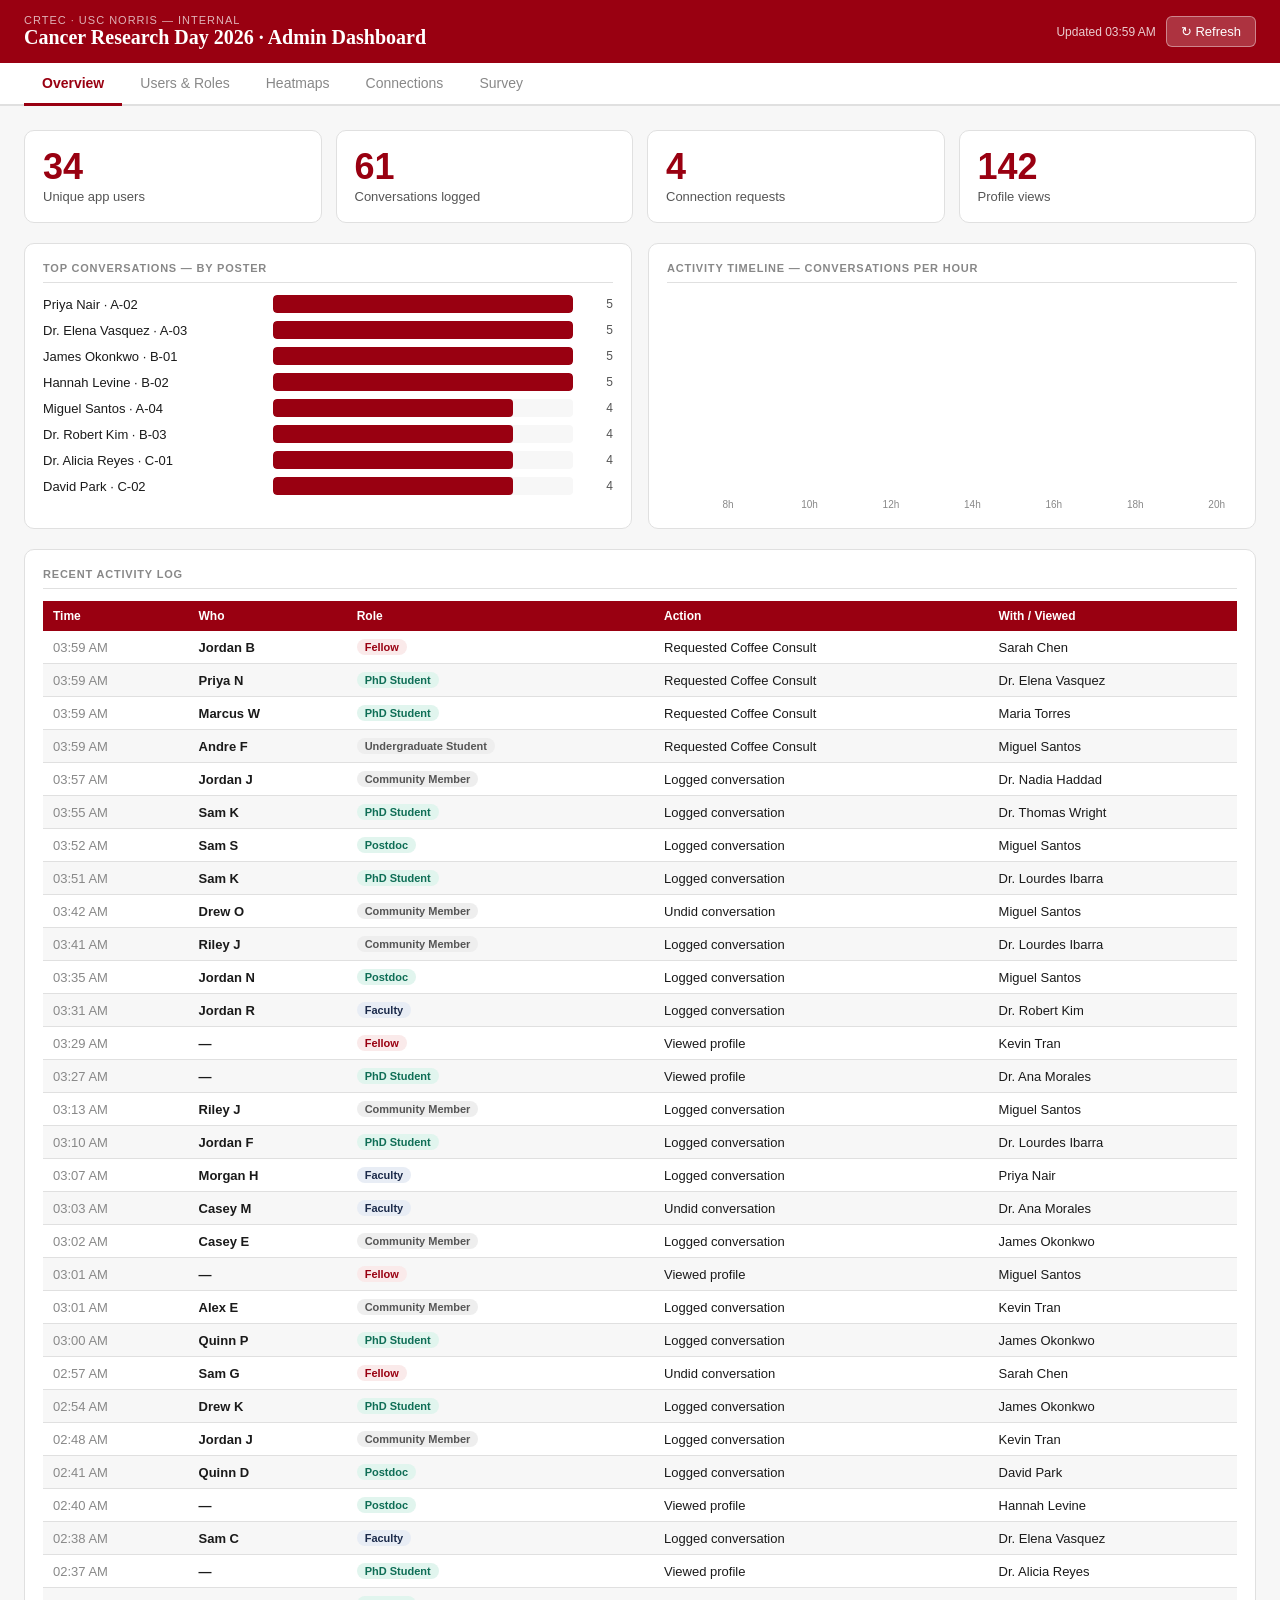
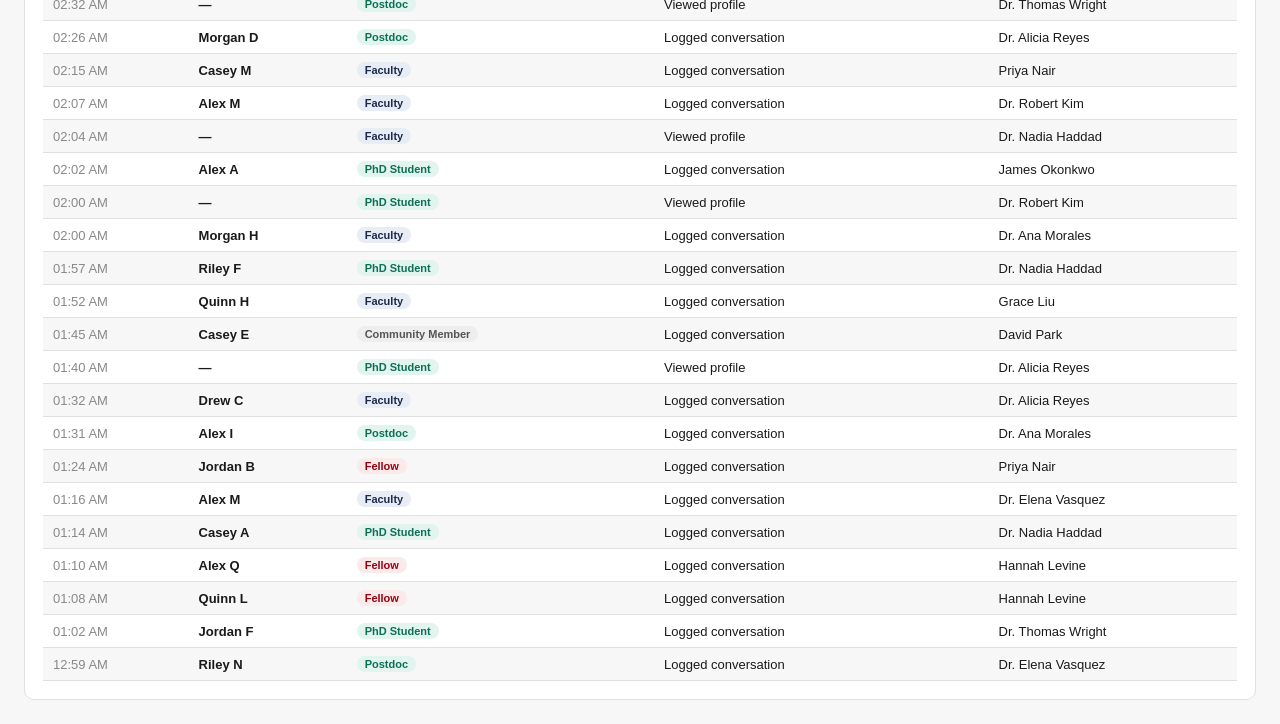
<file: admin (1).html>
<!DOCTYPE html>
<html lang="en">
<head>
<meta charset="UTF-8">
<meta name="viewport" content="width=device-width, initial-scale=1.0">
<title>CRD2026 Admin Dashboard — CRTEC</title>
<style>
:root {
  --cardinal: #990011;
  --cardinal-light: #FAEAEA;
  --navy: #1B2A4A;
  --gold: #C5A028;
  --white: #fff;
  --off: #F7F7F7;
  --border: #E0E0E0;
  --text: #1A1A1A;
  --mid: #555;
  --lt: #888;
  --hot1: #FFF3CD;
  --hot2: #FFD580;
  --hot3: #FF9800;
  --hot4: #E65100;
  --hot5: #8B0000;
}
* { box-sizing: border-box; margin: 0; padding: 0; }
body { font-family: -apple-system, BlinkMacSystemFont, 'Segoe UI', sans-serif; background: var(--off); color: var(--text); }

/* HEADER */
.header { background: var(--cardinal); color: white; padding: 14px 24px; display: flex; justify-content: space-between; align-items: center; }
.header-left .label { font-size: 11px; opacity: .7; letter-spacing: 1px; text-transform: uppercase; }
.header-left .title { font-size: 20px; font-weight: 700; font-family: Georgia, serif; }
.header-right { display: flex; gap: 10px; align-items: center; }
.last-updated { font-size: 12px; opacity: .8; }
.btn-refresh { background: rgba(255,255,255,.2); border: 1px solid rgba(255,255,255,.4); color: white; border-radius: 6px; padding: 7px 14px; font-size: 13px; cursor: pointer; }
.btn-refresh:hover { background: rgba(255,255,255,.3); }

/* NAV TABS */
.nav-tabs { display: flex; background: white; border-bottom: 2px solid var(--border); padding: 0 24px; }
.nav-tab { padding: 12px 18px; font-size: 14px; font-weight: 500; color: var(--lt); cursor: pointer; border-bottom: 3px solid transparent; margin-bottom: -2px; }
.nav-tab.active { color: var(--cardinal); border-bottom-color: var(--cardinal); font-weight: 600; }
.nav-tab:hover:not(.active) { color: var(--text); }

/* LAYOUT */
.page { display: none; padding: 24px; max-width: 1400px; margin: 0 auto; }
.page.active { display: block; }
.grid-4 { display: grid; grid-template-columns: repeat(4, 1fr); gap: 14px; margin-bottom: 20px; }
.grid-2 { display: grid; grid-template-columns: 1fr 1fr; gap: 16px; margin-bottom: 20px; }
.grid-3 { display: grid; grid-template-columns: repeat(3, 1fr); gap: 16px; margin-bottom: 20px; }

/* CARDS */
.card { background: white; border-radius: 10px; border: 1px solid var(--border); padding: 18px; }
.card-title { font-size: 11px; font-weight: 700; color: var(--lt); letter-spacing: .8px; text-transform: uppercase; margin-bottom: 12px; padding-bottom: 8px; border-bottom: 1px solid var(--border); }
.stat-num { font-size: 36px; font-weight: 700; color: var(--cardinal); line-height: 1; }
.stat-label { font-size: 13px; color: var(--mid); margin-top: 4px; }
.stat-sub { font-size: 11px; color: var(--lt); margin-top: 2px; }

/* TABLES */
.data-table { width: 100%; border-collapse: collapse; font-size: 13px; }
.data-table th { text-align: left; padding: 8px 10px; background: var(--cardinal); color: white; font-weight: 600; font-size: 12px; }
.data-table td { padding: 8px 10px; border-bottom: 1px solid var(--border); }
.data-table tr:nth-child(even) td { background: var(--off); }
.data-table tr:hover td { background: var(--cardinal-light); }
.badge { display: inline-block; padding: 2px 8px; border-radius: 20px; font-size: 11px; font-weight: 600; }
.badge-phd { background: #E1F5EE; color: #0F6E56; }
.badge-fellow { background: var(--cardinal-light); color: var(--cardinal); }
.badge-faculty { background: #E8EDF5; color: var(--navy); }
.badge-other { background: #EEE; color: #555; }

/* HEATMAP — FLOOR MAP */
.heatmap-controls { display: flex; gap: 10px; align-items: center; margin-bottom: 14px; flex-wrap: wrap; }
.layer-btn { padding: 6px 14px; border-radius: 20px; border: 1.5px solid var(--border); background: white; font-size: 13px; cursor: pointer; }
.layer-btn.active { background: var(--cardinal); color: white; border-color: var(--cardinal); }
.heatmap-legend { display: flex; align-items: center; gap: 6px; margin-left: auto; font-size: 12px; color: var(--mid); }
.legend-bar { display: flex; gap: 2px; }
.legend-cell { width: 20px; height: 14px; border-radius: 2px; }

.floor-map { background: #F9F9F9; border: 1px solid var(--border); border-radius: 8px; padding: 20px; overflow-x: auto; }
.poster-grid { display: grid; gap: 6px; }
.poster-cell {
  width: 72px; height: 56px; border-radius: 6px; display: flex; flex-direction: column;
  align-items: center; justify-content: center; cursor: pointer; transition: transform .1s;
  border: 1.5px solid rgba(0,0,0,.1); position: relative;
}
.poster-cell:hover { transform: scale(1.08); z-index: 10; }
.poster-cell .poster-num { font-size: 11px; font-weight: 700; color: rgba(0,0,0,.6); }
.poster-cell .poster-name { font-size: 9px; color: rgba(0,0,0,.5); text-align: center; line-height: 1.2; padding: 0 3px; }
.poster-cell .poster-heat { font-size: 13px; font-weight: 700; color: rgba(0,0,0,.7); }
.poster-tooltip {
  position: absolute; bottom: calc(100% + 6px); left: 50%; transform: translateX(-50%);
  background: var(--navy); color: white; font-size: 11px; padding: 6px 10px; border-radius: 6px;
  white-space: nowrap; pointer-events: none; z-index: 100; display: none;
  box-shadow: 0 2px 8px rgba(0,0,0,.3);
}
.poster-cell:hover .poster-tooltip { display: block; }

/* HEATMAP — ROLE MATRIX */
.matrix-wrap { overflow-x: auto; }
.role-matrix { border-collapse: collapse; font-size: 12px; }
.role-matrix th { padding: 8px 12px; font-weight: 600; font-size: 11px; }
.role-matrix th.row-header { text-align: right; color: var(--mid); }
.role-matrix th.col-header { text-align: center; color: var(--mid); writing-mode: vertical-lr; transform: rotate(180deg); height: 80px; vertical-align: bottom; }
.role-matrix td { width: 60px; height: 44px; text-align: center; font-weight: 600; font-size: 13px; border: 2px solid white; border-radius: 4px; }
.matrix-axis-label { font-size: 11px; color: var(--lt); padding: 8px; }

/* PROGRESS BARS */
.bar-row { display: flex; align-items: center; gap: 10px; margin-bottom: 8px; }
.bar-label { font-size: 13px; color: var(--text); width: 220px; flex-shrink: 0; white-space: nowrap; overflow: hidden; text-overflow: ellipsis; }
.bar-track { flex: 1; height: 18px; background: var(--off); border-radius: 4px; overflow: hidden; }
.bar-fill { height: 100%; background: var(--cardinal); border-radius: 4px; transition: width .4s; }
.bar-count { font-size: 12px; color: var(--mid); width: 30px; text-align: right; flex-shrink: 0; }

/* LOADING */
.loading { text-align: center; padding: 60px; color: var(--lt); font-size: 14px; }
.empty { text-align: center; padding: 40px; color: var(--lt); font-size: 13px; }

/* COFFEE TABLE */
.match-card { background: var(--off); border-radius: 8px; padding: 12px 14px; margin-bottom: 8px; display: flex; align-items: center; gap: 12px; }
.match-arrow { font-size: 18px; color: var(--lt); }
.match-person { flex: 1; }
.match-name { font-size: 14px; font-weight: 600; }
.match-role { font-size: 12px; color: var(--mid); }
.match-mutual { font-size: 11px; color: #2E7D32; font-weight: 600; background: #E8F5E9; padding: 2px 8px; border-radius: 20px; }
.match-pending { font-size: 11px; color: var(--cardinal); font-weight: 600; background: var(--cardinal-light); padding: 2px 8px; border-radius: 20px; }

/* SURVEY */
.survey-q { font-size: 13px; font-weight: 600; color: var(--text); margin-bottom: 8px; }
.donut-row { display: flex; align-items: center; gap: 16px; margin-bottom: 16px; }

/* SECTION HEADERS */
h2 { font-size: 18px; font-weight: 700; color: var(--navy); font-family: Georgia, serif; margin-bottom: 14px; }
h3 { font-size: 14px; font-weight: 700; color: var(--navy); margin-bottom: 10px; }

.alert-info { background: #E6F1FB; border: 1px solid #B5D4F4; color: #0C447C; padding: 10px 14px; border-radius: 6px; font-size: 13px; margin-bottom: 16px; }
</style>
</head>
<body>

<div class="header">
  <div class="header-left">
    <div class="label">CRTEC · USC Norris — Internal</div>
    <div class="title">Cancer Research Day 2026 · Admin Dashboard</div>
  </div>
  <div class="header-right">
    <span class="last-updated" id="last-updated">Loading…</span>
    <button class="btn-refresh" onclick="loadAll()">↻ Refresh</button>
  </div>
</div>

<div class="nav-tabs">
  <div class="nav-tab active" onclick="showTab('overview')">Overview</div>
  <div class="nav-tab" onclick="showTab('users')">Users & Roles</div>
  <div class="nav-tab" onclick="showTab('heatmap')">Heatmaps</div>
  <div class="nav-tab" onclick="showTab('coffee')">Connections</div>
  <div class="nav-tab" onclick="showTab('survey')">Survey</div>
</div>

<!-- OVERVIEW TAB -->
<div id="tab-overview" class="page active">
  <div class="grid-4" id="overview-stats">
    <div class="card"><div class="stat-num" id="stat-users">—</div><div class="stat-label">Unique app users</div></div>
    <div class="card"><div class="stat-num" id="stat-convos">—</div><div class="stat-label">Conversations logged</div></div>
    <div class="card"><div class="stat-num" id="stat-coffee">—</div><div class="stat-label">Connection requests</div></div>
    <div class="card"><div class="stat-num" id="stat-views">—</div><div class="stat-label">Profile views</div></div>
  </div>

  <div class="grid-2">
    <div class="card">
      <div class="card-title">Top conversations — by poster</div>
      <div id="top-convos-list"><div class="loading">Loading…</div></div>
    </div>
    <div class="card">
      <div class="card-title">Activity timeline — conversations per hour</div>
      <div id="timeline-chart" style="height:200px; display:flex; align-items:flex-end; gap:4px; padding-top:10px;"></div>
      <div style="display:flex; justify-content:space-between; font-size:11px; color:var(--lt); margin-top:4px;" id="timeline-labels"></div>
    </div>
  </div>

  <div class="card">
    <div class="card-title">Recent activity log</div>
    <table class="data-table" id="activity-log">
      <thead><tr><th>Time</th><th>Who</th><th>Role</th><th>Action</th><th>With / Viewed</th></tr></thead>
      <tbody id="activity-log-body"><tr><td colspan="5" style="text-align:center;padding:20px;color:var(--lt)">Loading…</td></tr></tbody>
    </table>
  </div>
</div>

<!-- USERS & ROLES TAB -->
<div id="tab-users" class="page">
  <div class="grid-2">
    <div class="card">
      <div class="card-title">Users by role</div>
      <div id="users-by-role"></div>
    </div>
    <div class="card">
      <div class="card-title">Users by program / department</div>
      <div id="users-by-program"></div>
    </div>
  </div>
  <!-- TRAINING PIPELINE (CCSG: Inclusive Pipeline aim) -->
  <div class="card" style="margin-bottom:20px;">
    <div class="card-title">Training pipeline — participation by career stage</div>
    <p style="font-size:13px;color:var(--mid);margin-bottom:14px;">Undergraduate through faculty, in pipeline order — evidence for the Inclusive Pipeline aim.</p>
    <div id="pipeline-funnel"></div>
    <div style="display:flex;gap:28px;margin-top:16px;padding-top:14px;border-top:1px solid var(--border);">
      <div><span style="font-size:20px;font-weight:700;color:var(--cardinal)" id="pipeline-coffee">—</span> <span style="font-size:13px;color:var(--mid)">Coffee Consult pairs (clinical ↔ research trainee)</span></div>
    </div>
  </div>

  <div class="card">
    <div class="card-title">All registered users</div>
    <table class="data-table">
      <thead><tr><th>Name</th><th>Role</th><th>Program</th><th>Conversations</th><th>Profile views</th><th>Coffee Consult</th><th>First seen</th></tr></thead>
      <tbody id="all-users-body"></tbody>
    </table>
  </div>
</div>

<!-- HEATMAPS TAB -->
<div id="tab-heatmap" class="page">
  <div class="alert-info" id="heatmap-note">
    <strong>Floor map:</strong> Poster positions are arranged in the grid below. Click any poster for details. Update the <code>POSTER_LAYOUT</code> array in this file to match the actual room layout before the event.
  </div>

  <!-- FLOOR MAP HEATMAP -->
  <div class="card" style="margin-bottom:20px;">
    <div class="card-title">Poster session floor map heatmap</div>
    <div class="heatmap-controls">
      <span style="font-size:13px;font-weight:600;color:var(--mid);">Signal:</span>
      <button class="layer-btn active" onclick="setLayer('views', this)">Profile views</button>
      <button class="layer-btn" onclick="setLayer('convos', this)">Conversations logged</button>
      <button class="layer-btn" onclick="setLayer('time', this)">Time on profile</button>
      <div class="heatmap-legend">
        <span>Low</span>
        <div class="legend-bar">
          <div class="legend-cell" style="background:var(--hot1)"></div>
          <div class="legend-cell" style="background:var(--hot2)"></div>
          <div class="legend-cell" style="background:var(--hot3)"></div>
          <div class="legend-cell" style="background:var(--hot4)"></div>
          <div class="legend-cell" style="background:var(--hot5)"></div>
        </div>
        <span>High</span>
      </div>
    </div>
    <div class="floor-map">
      <div id="poster-grid-container"></div>
    </div>
  </div>

  <!-- ROLE INTERACTION MATRIX -->
  <div class="card" style="margin-bottom:20px;">
    <div class="card-title">Role interaction matrix — who talked to whom</div>
    <p style="font-size:13px;color:var(--mid);margin-bottom:14px;">Rows = viewer role · Columns = profile viewed role · Numbers = conversation count</p>
    <div class="matrix-wrap">
      <table class="role-matrix" id="role-matrix"></table>
    </div>
  </div>

  <!-- PROGRAM INTERACTION MATRIX (CCSG: cross-program / transdisciplinary mixing) -->
  <div class="card">
    <div class="card-title">Program interaction matrix — cross-program mixing</div>
    <p style="font-size:13px;color:var(--mid);margin-bottom:6px;">Rows = viewer's program · Columns = program of the profile viewed · Numbers = conversation count. Programs are inferred from self-reported text via keyword matching — tune <code>PROGRAM_KEYWORDS</code> in this file if it misclassifies your program names.</p>
    <p style="font-size:13px;color:var(--mid);margin-bottom:14px;"><strong>Cross-program conversations: <span id="cross-program-stat" style="color:var(--cardinal);font-weight:700">—</span></strong> of conversations where both sides' programs are known — the number CCSG renewal reviewers care about most from this event.</p>
    <div class="matrix-wrap">
      <table class="role-matrix" id="program-matrix"></table>
    </div>
    <p id="program-matrix-legend" style="font-size:11px;color:var(--lt);margin-top:10px;"></p>
  </div>
</div>

<!-- COFFEE CONSULTS TAB -->
<div id="tab-coffee" class="page">
  <div class="grid-3">
    <div class="card"><div class="stat-num" id="coffee-selections">—</div><div class="stat-label">Net selections</div><div class="stat-sub">Follow-ups requested</div></div>
    <div class="card"><div class="stat-num" id="coffee-mutual">—</div><div class="stat-label">Mutual matches</div><div class="stat-sub">Both sides selected each other</div></div>
    <div class="card"><div class="stat-num" id="coffee-pending">—</div><div class="stat-label">Pending confirmation</div><div class="stat-sub">CRTEC to follow up</div></div>
  </div>

  <div class="grid-2">
    <div class="card">
      <div class="card-title">By connection track</div>
      <div id="track-breakdown"><div class="empty">No selections yet</div></div>
    </div>
    <div class="card">
      <div class="card-title">By CRTEC aim</div>
      <div id="aim-breakdown"><div class="empty">No selections yet</div></div>
    </div>
  </div>

  <div class="grid-2">
    <div class="card">
      <div class="card-title">All connection requests</div>
      <div id="coffee-list"></div>
    </div>
    <div class="card">
      <div class="card-title">Mutual matches — confirmed pairs</div>
      <div id="mutual-list"></div>
    </div>
  </div>

  <div class="card">
    <div class="card-title">Export — Coffee Consult action list for CRTEC</div>
    <p style="font-size:13px;color:var(--mid);margin-bottom:12px;">Use this to coordinate with matched participants. Copy or download.</p>
    <button class="btn-refresh" style="background:var(--cardinal);border:none;margin-bottom:12px;" onclick="exportCoffee()">Download CSV</button>
    <table class="data-table" id="coffee-export-table">
      <thead><tr><th>Requester</th><th>Role</th><th>Program</th><th>Requested</th><th>Their Role</th><th>Mutual?</th><th>Time</th></tr></thead>
      <tbody id="coffee-export-body"></tbody>
    </table>
  </div>
</div>

<!-- SURVEY TAB -->
<div id="tab-survey" class="page">
  <div class="alert-info">
    Survey is sent to matched Coffee Consult participants after their meeting (by Nov 1) via Qualtrics. Responses sync here automatically every hour once <code>syncQualtrics</code> is configured in Code.gs — see the README's "Post-event survey — Qualtrics" section.
  </div>
  <div class="grid-4">
    <div class="card"><div class="stat-num" id="survey-responses">—</div><div class="stat-label">Survey responses</div></div>
    <div class="card"><div class="stat-num" id="survey-continued">—</div><div class="stat-label">Want to continue</div><div class="stat-sub">% of respondents</div></div>
    <div class="card"><div class="stat-num" id="survey-useful">—</div><div class="stat-label">Avg usefulness score</div><div class="stat-sub">Out of 5</div></div>
    <div class="card"><div class="stat-num" id="survey-resource">—</div><div class="stat-label">Learned about a Shared Resource</div><div class="stat-sub">% of respondents</div></div>
  </div>
  <div class="card" style="margin-bottom:20px;">
    <div class="card-title">Survey responses</div>
    <table class="data-table">
      <thead><tr><th>Name</th><th>Role</th><th>Meeting happened?</th><th>Usefulness (1-5)</th><th>Continue?</th><th>Most useful aspect</th><th>Shared Resource</th></tr></thead>
      <tbody id="survey-body"><tr><td colspan="7" style="text-align:center;padding:20px;color:var(--lt)">No responses yet</td></tr></tbody>
    </table>
  </div>

  <!-- DOWNSTREAM IMPACT (CCSG: 6-12 month longitudinal follow-up) -->
  <div class="alert-info">
    <strong>Downstream impact.</strong> A separate, short follow-up survey sent 6–12 months after the event, asking whether a CRD connection led anywhere. This is the number CCSG renewal reviewers weigh most heavily — it shows the event converts into research output, not just attendance. Configure <code>QUALTRICS_FOLLOWUP</code> in Code.gs — see the README's "Post-event survey — Qualtrics" section.
  </div>
  <div class="grid-4">
    <div class="card"><div class="stat-num" id="outcome-responses">—</div><div class="stat-label">Follow-up responses</div></div>
    <div class="card"><div class="stat-num" id="outcome-grants">—</div><div class="stat-label">Grants submitted</div><div class="stat-sub">Traced to a CRD connection</div></div>
    <div class="card"><div class="stat-num" id="outcome-pubs">—</div><div class="stat-label">Publications co-authored</div></div>
    <div class="card"><div class="stat-num" id="outcome-ongoing">—</div><div class="stat-label">Ongoing collaborations</div></div>
  </div>
  <div class="card">
    <div class="card-title">Follow-up responses</div>
    <table class="data-table">
      <thead><tr><th>Name</th><th>Role</th><th>Connection</th><th>Grant?</th><th>Publication?</th><th>Shared Resource?</th><th>Ongoing?</th><th>Details</th></tr></thead>
      <tbody id="outcomes-body"><tr><td colspan="8" style="text-align:center;padding:20px;color:var(--lt)">No responses yet</td></tr></tbody>
    </table>
  </div>
</div>

<script src="config.js?v=25"></script>
<script src="data.js?v=25"></script>
<script>
// ── POSTER LAYOUT ──────────────────────────────
// Edit this to match the actual room layout.
// rows: array of rows, each row is an array of poster numbers (or null for empty space)
const POSTER_LAYOUT = [
  ['A-01','A-02','A-03','A-04','A-05','A-06','A-07','A-08','A-09','A-10','A-11','A-12'],
  [null,  null,  null,  null,  null,  null,  null,  null,  null,  null,  null,  null ],
  ['B-01','B-02','B-03','B-04','B-05','B-06','B-07','B-08','B-09','B-10','B-11','B-12'],
  [null,  null,  null,  null,  null,  null,  null,  null,  null,  null,  null,  null ],
  ['C-01','C-02','C-03','C-04','C-05','C-06','C-07','C-08','C-09','C-10','C-11','C-12'],
  [null,  null,  null,  null,  null,  null,  null,  null,  null,  null,  null,  null ],
  ['D-01','D-02','D-03','D-04','D-05','D-06','D-07','D-08','D-09','D-10','D-11','D-12'],
  [null,  null,  null,  null,  null,  null,  null,  null,  null,  null,  null,  null ],
  ['E-01','E-02','E-03','E-04','E-05','E-06','E-07','E-08','E-09','E-10','E-11','E-12'],
  [null,  null,  null,  null,  null,  null,  null,  null,  null,  null,  null,  null ],
  ['F-01','F-02','F-03','F-04','F-05','F-06','F-07','F-08','F-09','F-10','F-11','F-12'],
  [null,  null,  null,  null,  null,  null,  null,  null,  null,  null,  null,  null ],
  ['G-01','G-02','G-03','H-01','H-02','H-03','H-04','I-01','I-02','J-01','J-02','J-03'],
];

// ── STATE ──────────────────────────────────────
let DATA = { users:[], convos:[], coffee:[], views:[], survey:[], outcomes:[] };
let currentLayer = 'views';
let participantMap = {}; // id -> participant object from main sheet

// ── INIT ───────────────────────────────────────
window.addEventListener('DOMContentLoaded', () => {
  loadAll();
});

async function loadAll() {
  document.getElementById('last-updated').textContent = 'Loading…';
  await Promise.all([loadSheetData(), loadTrackingData()]);
  renderAll();
  document.getElementById('last-updated').textContent = 'Updated ' + new Date().toLocaleTimeString([], {hour:'2-digit',minute:'2-digit'});
}

// Load participant data from Google Sheet (same as main app)
async function loadSheetData() {
  // Always seed participantMap from SAMPLE_DATA first as fallback
  if (typeof SAMPLE_DATA !== 'undefined') {
    SAMPLE_DATA.forEach(p => { participantMap[p.id] = p; });
  }
  if (!CONFIG.sheet_url || CONFIG.sheet_url.includes('PASTE')) {
    return;
  }
  try {
    const resp = await fetch(CONFIG.sheet_url);
    const csv = await resp.text();
    const parsed = parseCSV(csv);
    parsed.forEach(p => { participantMap[p.id] = p; });
  } catch(e) { console.warn('Sheet load failed:', e); }
}

// Load tracking data from Apps Script
async function loadTrackingData() {
  // If no script URL, use demo/mock data
  if (!CONFIG.script_url || CONFIG.script_url.includes('PASTE')) {
    DATA = getMockData();
    return;
  }
  try {
    const resp = await fetch(CONFIG.script_url + '?action=export');
    const json = await resp.json();
    if (json.users)  DATA.users  = json.users;
    if (json.convos) DATA.convos = json.convos;
    if (json.coffee) DATA.coffee = json.coffee;
    if (json.views)  DATA.views  = json.views;
    if (json.survey) DATA.survey = json.survey;
    if (json.outcomes) DATA.outcomes = json.outcomes;
  } catch(e) {
    console.warn('Tracking data load failed:', e);
    DATA = getMockData();
  }
}

// ── RENDER ALL ─────────────────────────────────
function renderAll() {
  renderOverview();
  renderUsers();
  renderHeatmap();
  renderCoffee();
  renderSurvey();
}

// ── OVERVIEW ───────────────────────────────────
function renderOverview() {
  const activeConvos = DATA.convos.filter(c => c.status !== 'undone');
  const netCoffee = getNetCoffee();

  document.getElementById('stat-users').textContent  = DATA.users.length;
  document.getElementById('stat-convos').textContent = activeConvos.length;
  document.getElementById('stat-coffee').textContent = netCoffee.length;
  document.getElementById('stat-views').textContent  = DATA.views.length;

  // Top posters by conversations
  const convoByPoster = {};
  activeConvos.forEach(c => {
    const key = c.participant_id || c.participant_name;
    const p = participantMap[c.participant_id];
    const label = (p ? p.name : c.participant_name) + (p && p.poster_number ? ' · ' + p.poster_number : '');
    convoByPoster[label] = (convoByPoster[label] || 0) + 1;
  });
  const sorted = Object.entries(convoByPoster).sort((a,b)=>b[1]-a[1]).slice(0,8);
  const maxVal = sorted[0] ? sorted[0][1] : 1;
  document.getElementById('top-convos-list').innerHTML = sorted.length === 0
    ? '<div class="empty">No conversations logged yet</div>'
    : sorted.map(([label, count]) => `
      <div class="bar-row">
        <div class="bar-label" title="${label}">${label}</div>
        <div class="bar-track"><div class="bar-fill" style="width:${Math.round(count/maxVal*100)}%"></div></div>
        <div class="bar-count">${count}</div>
      </div>`).join('');

  // Timeline — conversations per hour
  const hourCounts = {};
  activeConvos.forEach(c => {
    const d = new Date(c.timestamp);
    const h = d.getHours();
    hourCounts[h] = (hourCounts[h] || 0) + 1;
  });
  const hours = Array.from({length:24}, (_,i)=>i).filter(h => h >= 7 && h <= 20);
  const maxH = Math.max(1, ...hours.map(h => hourCounts[h]||0));
  const tlChart = document.getElementById('timeline-chart');
  tlChart.innerHTML = hours.map(h => {
    const val = hourCounts[h] || 0;
    const pct = Math.round(val / maxH * 180);
    return `<div style="display:flex;flex-direction:column;align-items:center;flex:1;">
      <div style="font-size:10px;color:var(--mid);margin-bottom:3px;">${val||''}</div>
      <div style="width:100%;height:${pct}px;background:var(--cardinal);border-radius:3px 3px 0 0;min-height:${val?2:0}px;"></div>
    </div>`;
  }).join('');
  document.getElementById('timeline-labels').innerHTML = hours.map(h =>
    `<div style="flex:1;text-align:center;font-size:10px;">${h%2===0?h+'h':''}</div>`
  ).join('');

  // Activity log — merge all actions sorted by time
  const allActions = [
    ...DATA.convos.map(c => ({ time: c.timestamp, who: c.viewer_name, role: c.viewer_role, action: c.status==='undone'?'Undid conversation':'Logged conversation', with: c.participant_name })),
    ...DATA.coffee.map(c => ({ time: c.timestamp, who: c.requester_name, role: c.requester_role, action: c.action==='removed'?'Removed Coffee Consult':'Requested Coffee Consult', with: c.participant_name })),
    ...DATA.views.slice(-30).map(v => ({ time: v.timestamp, who: '', role: v.viewer_role, action: 'Viewed profile', with: v.participant_name })),
  ].sort((a,b) => new Date(b.time) - new Date(a.time)).slice(0, 50);

  document.getElementById('activity-log-body').innerHTML = allActions.length === 0
    ? '<tr><td colspan="5" style="text-align:center;padding:20px;color:var(--lt)">No activity yet</td></tr>'
    : allActions.map(a => `
      <tr>
        <td style="color:var(--lt);white-space:nowrap">${formatTime(a.time)}</td>
        <td style="font-weight:600">${a.who || '—'}</td>
        <td>${roleBadge(a.role)}</td>
        <td>${a.action}</td>
        <td>${a.with || '—'}</td>
      </tr>`).join('');
}

// ── USERS ──────────────────────────────────────
function renderUsers() {
  // By role
  const byRole = groupBy(DATA.users, 'role');
  const maxRole = Math.max(1, ...Object.values(byRole).map(v=>v.length));
  document.getElementById('users-by-role').innerHTML = Object.entries(byRole)
    .sort((a,b)=>b[1].length-a[1].length)
    .map(([role, list]) => `
      <div class="bar-row">
        <div class="bar-label">${role||'Unknown'}</div>
        <div class="bar-track"><div class="bar-fill" style="width:${Math.round(list.length/maxRole*100)}%"></div></div>
        <div class="bar-count">${list.length}</div>
      </div>`).join('') || '<div class="empty">No users yet</div>';

  // By program
  const byProg = groupBy(DATA.users.filter(u=>u.program), 'program');
  const maxProg = Math.max(1, ...Object.values(byProg).map(v=>v.length));
  document.getElementById('users-by-program').innerHTML = Object.entries(byProg)
    .sort((a,b)=>b[1].length-a[1].length)
    .map(([prog, list]) => `
      <div class="bar-row">
        <div class="bar-label" title="${prog}">${prog||'Unknown'}</div>
        <div class="bar-track"><div class="bar-fill" style="width:${Math.round(list.length/maxProg*100)}%"></div></div>
        <div class="bar-count">${list.length}</div>
      </div>`).join('') || '<div class="empty">No program data yet</div>';

  // All users table
  const activeConvos = DATA.convos.filter(c=>c.status!=='undone');
  const tbody = document.getElementById('all-users-body');
  tbody.innerHTML = DATA.users.length === 0
    ? '<tr><td colspan="7" style="text-align:center;padding:20px;color:var(--lt)">No users yet</td></tr>'
    : DATA.users.map(u => {
        const myConvos = activeConvos.filter(c=>c.session_id===u.session_id).length;
        const myViews  = DATA.views.filter(v=>v.session_id===u.session_id).length;
        const myCoffee = getNetCoffee().filter(c=>c.session_id===u.session_id).length;
        return `<tr>
          <td style="font-weight:600">${u.name||'—'}</td>
          <td>${roleBadge(u.role)}</td>
          <td style="font-size:12px;color:var(--mid)">${u.program||'—'}</td>
          <td style="text-align:center">${myConvos}</td>
          <td style="text-align:center">${myViews}</td>
          <td style="text-align:center">${myCoffee > 0 ? '☕ ' + myCoffee : '—'}</td>
          <td style="color:var(--lt);font-size:12px">${formatTime(u.timestamp)}</td>
        </tr>`;
      }).join('');

  renderPipeline();
}

// Career-stage order for the Inclusive Pipeline funnel (excludes
// Community Member / Staff — not part of the academic/clinical pipeline).
const PIPELINE_ORDER = ["Undergraduate Student","Master's Student","PhD Student","Postdoctoral Fellow","Clinical Fellow / Resident","Faculty"];

function renderPipeline() {
  const byRole = groupBy(DATA.users, 'role');
  const maxCount = Math.max(1, ...PIPELINE_ORDER.map(r => (byRole[r]||[]).length));
  document.getElementById('pipeline-funnel').innerHTML = PIPELINE_ORDER.map(role => {
    const count = (byRole[role]||[]).length;
    return `<div class="bar-row">
      <div class="bar-label">${role}</div>
      <div class="bar-track"><div class="bar-fill" style="width:${Math.round(count/maxCount*100)}%"></div></div>
      <div class="bar-count">${count}</div>
    </div>`;
  }).join('');

  const net = getNetCoffee();
  document.getElementById('pipeline-coffee').textContent = net.filter(c=>c.track_id==='coffee').length;
}

// ── HEATMAP ────────────────────────────────────
function renderHeatmap() {
  renderFloorMap();
  renderRoleMatrix();
  renderProgramMatrix();
}

// ── PROGRAM MIXING (CCSG: transdisciplinary / cross-program evidence) ──
// Free-text program/department strings get bucketed into the 7 canonical
// CCSG research programs via keyword matching. Tune these lists if your
// program names or common self-entered variants differ.
const PROGRAM_KEYWORDS = [
  ['Tumor Microenvironment (TIME)', ['microenvironment','immunology','immuno']],
  ['Genomic & Epigenomic Regulation (ERC)', ['genomic','epigenomic','genetics','cbg','cancer biology']],
  ['Translational & Clinical Sciences (TACS)', ['translational','clinical','oncology fellowship','hematology','surgical oncology','radiation oncology','pathology','tacs']],
  ['Cancer Epidemiology (CE)', ['epidemiology']],
  ['Cancer Control Research (CCR)', ['cancer control','prevention','behavior','public health','pphs']],
  ['Community Outreach & Engagement (COE)', ['community','outreach','advocate','csac','coe']],
  ['Education & Training (CRTEC)', ['crtec','education','training']]
];
function mapToCanonicalProgram(raw) {
  const s = (raw || '').toLowerCase();
  if (!s.trim()) return 'Unspecified';
  for (const [canon, keys] of PROGRAM_KEYWORDS) {
    if (keys.some(k => s.includes(k))) return canon;
  }
  return 'Other';
}
function shortProg(p) {
  const m = p.match(/\(([^)]+)\)$/);
  return m ? m[1] : p;
}

function renderProgramMatrix() {
  const activeConvos = DATA.convos.filter(c=>c.status!=='undone');
  const table = document.getElementById('program-matrix');
  if (activeConvos.length === 0) {
    table.innerHTML = '<tr><td style="padding:20px;color:var(--lt);text-align:center">No conversation data yet</td></tr>';
    document.getElementById('cross-program-stat').textContent = '—';
    return;
  }

  const rows = activeConvos.map(c => ({
    v: mapToCanonicalProgram(c.viewer_program),
    p: mapToCanonicalProgram(c.participant_program)
  }));
  const order = (CONFIG.research_programs || []).concat(['Other','Unspecified']);
  const programs = [...new Set(rows.flatMap(r=>[r.v,r.p]))].sort((a,b)=>order.indexOf(a)-order.indexOf(b));

  const matrix = {};
  rows.forEach(r => { const key = r.v+'|'+r.p; matrix[key] = (matrix[key]||0)+1; });
  const maxVal = Math.max(1, ...Object.values(matrix));

  const known = rows.filter(r => r.v !== 'Unspecified' && r.p !== 'Unspecified');
  const cross = known.filter(r => r.v !== r.p);
  document.getElementById('cross-program-stat').textContent =
    known.length > 0 ? Math.round(cross.length/known.length*100) + '%' : '—';

  table.innerHTML =
    `<tr><th class="row-header">Viewer →</th>${programs.map(p=>`<th class="col-header" title="${p}">${shortProg(p)}</th>`).join('')}</tr>` +
    programs.map(v => `<tr>
      <th class="row-header" title="${v}">${shortProg(v)}</th>
      ${programs.map(p => {
        const val = matrix[v+'|'+p] || 0;
        const bg = heatColor(val, maxVal);
        const tc = heatTextColor(val, maxVal);
        return `<td style="background:${bg};color:${tc}">${val||''}</td>`;
      }).join('')}
    </tr>`).join('');

  const legendEl = document.getElementById('program-matrix-legend');
  if (legendEl) {
    legendEl.textContent = programs
      .filter(p => p !== 'Other' && p !== 'Unspecified')
      .map(p => `${shortProg(p)} = ${p.replace(/ \([^)]+\)$/,'')}`)
      .join('  ·  ');
  }
}

function setLayer(layer, btn) {
  currentLayer = layer;
  document.querySelectorAll('.layer-btn').forEach(b=>b.classList.remove('active'));
  btn.classList.add('active');
  renderFloorMap();
}

function getHeatValues() {
  const vals = {};
  const activeConvos = DATA.convos.filter(c=>c.status!=='undone');

  if (currentLayer === 'views') {
    DATA.views.forEach(v => {
      const p = participantMap[v.participant_id];
      if (p && p.poster_number) vals[p.poster_number] = (vals[p.poster_number]||0) + 1;
    });
  } else if (currentLayer === 'convos') {
    activeConvos.forEach(c => {
      const p = participantMap[c.participant_id];
      if (p && p.poster_number) vals[p.poster_number] = (vals[p.poster_number]||0) + 1;
    });
  } else if (currentLayer === 'time') {
    // Time on profile = average seconds between consecutive view events for same session+participant
    // Approximated: count views as proxy (future: track view_start and view_end)
    DATA.views.forEach(v => {
      const p = participantMap[v.participant_id];
      if (p && p.poster_number) vals[p.poster_number] = (vals[p.poster_number]||0) + 1;
    });
  }
  return vals;
}

function heatColor(val, max) {
  if (!val || max === 0) return '#F0F0F0';
  const pct = val / max;
  if (pct < 0.2) return '#FFF3CD';
  if (pct < 0.4) return '#FFD580';
  if (pct < 0.6) return '#FF9800';
  if (pct < 0.8) return '#E65100';
  return '#8B0000';
}

function heatTextColor(val, max) {
  const pct = val / max;
  return pct >= 0.4 ? 'white' : '#333';
}

function renderFloorMap() {
  const vals = getHeatValues();
  const max = Math.max(1, ...Object.values(vals));
  const layerLabel = currentLayer === 'views' ? 'views' : currentLayer === 'convos' ? 'conversations' : 'time score';

  const container = document.getElementById('poster-grid-container');
  container.innerHTML = `<div style="display:grid;grid-template-columns:repeat(${POSTER_LAYOUT[0].length},72px);gap:6px;">` +
    POSTER_LAYOUT.flatMap(row =>
      row.map(num => {
        if (!num) return `<div style="width:72px;height:56px;"></div>`;
        const val = vals[num] || 0;
        const p = Object.values(participantMap).find(x => x.poster_number === num);
        const name = p ? p.name.split(' ').slice(-1)[0] : '';
        const bg = heatColor(val, max);
        const tc = heatTextColor(val, max);
        const tip = p
          ? `${p.name} · Poster ${num}<br>${p.title ? p.title.substring(0,60)+'…' : ''}<br>${layerLabel}: ${val}`
          : `Poster ${num} · ${layerLabel}: ${val}`;
        return `<div class="poster-cell" style="background:${bg};color:${tc};">
          <div class="poster-num" style="color:${tc}">${num}</div>
          ${val > 0 ? `<div class="poster-heat" style="color:${tc}">${val}</div>` : ''}
          ${name ? `<div class="poster-name" style="color:${tc}">${name}</div>` : ''}
          <div class="poster-tooltip">${tip}</div>
        </div>`;
      })
    ).join('') + '</div>';
}

function renderRoleMatrix() {
  const activeConvos = DATA.convos.filter(c=>c.status!=='undone');
  const roles = [...new Set([
    ...activeConvos.map(c=>c.viewer_role),
    ...activeConvos.map(c=>c.participant_role)
  ].filter(Boolean))].sort();

  if (roles.length === 0) {
    document.getElementById('role-matrix').innerHTML =
      '<tr><td style="padding:20px;color:var(--lt);text-align:center">No conversation data yet</td></tr>';
    return;
  }

  const matrix = {};
  activeConvos.forEach(c => {
    const key = (c.viewer_role||'Unknown') + '|' + (c.participant_role||'Unknown');
    matrix[key] = (matrix[key]||0) + 1;
  });
  const maxVal = Math.max(1, ...Object.values(matrix));

  const shortRole = r => r.replace('Clinical Fellow / Resident','Fellow').replace('PhD Student','PhD').replace('Postdoctoral Fellow','Postdoc');

  const table = document.getElementById('role-matrix');
  table.innerHTML =
    `<tr>
      <th class="row-header">Viewer →</th>
      ${roles.map(r=>`<th class="col-header">${shortRole(r)}</th>`).join('')}
    </tr>` +
    roles.map(viewer =>
      `<tr>
        <th class="row-header">${shortRole(viewer)}</th>
        ${roles.map(participant => {
          const val = matrix[viewer+'|'+participant] || 0;
          const bg = heatColor(val, maxVal);
          const tc = heatTextColor(val, maxVal);
          return `<td style="background:${bg};color:${tc}">${val||''}</td>`;
        }).join('')}
      </tr>`
    ).join('');
}

// ── COFFEE ─────────────────────────────────────
function getNetCoffee() {
  const selected = DATA.coffee.filter(c=>c.action==='selected');
  const removed  = DATA.coffee.filter(c=>c.action==='removed');
  return selected.filter(sel =>
    !removed.some(rem =>
      rem.session_id===sel.session_id && rem.participant_id===sel.participant_id &&
      new Date(rem.timestamp) > new Date(sel.timestamp)
    )
  );
}

function renderCoffee() {
  const net = getNetCoffee();
  const mutual = net.filter(a =>
    net.some(b => b.session_id===a.participant_id && b.participant_id===a.session_id)
  );
  const pending = net.filter(a =>
    !net.some(b => b.session_id===a.participant_id && b.participant_id===a.session_id)
  );

  document.getElementById('coffee-selections').textContent = net.length;
  document.getElementById('coffee-mutual').textContent = Math.floor(mutual.length/2);
  document.getElementById('coffee-pending').textContent = pending.length;

  // ── Breakdown by connection track and by CRTEC aim ──
  const trackDefs = (typeof CONFIG !== 'undefined' && CONFIG.connection_tracks) ? CONFIG.connection_tracks : [];
  const tById = {}; trackDefs.forEach(t => tById[t.id] = t);
  const byTrack = {}, byAim = {};
  net.forEach(c => {
    const name = c.track_name || (tById[c.track_id] ? tById[c.track_id].name : 'Other');
    const aim = c.track_aim || (tById[c.track_id] ? tById[c.track_id].aim : 'Unassigned');
    byTrack[name] = (byTrack[name] || 0) + 1;
    byAim[aim] = (byAim[aim] || 0) + 1;
  });
  const barRows = (obj, iconMap) => {
    const entries = Object.entries(obj).sort((a,b)=>b[1]-a[1]);
    if (!entries.length) return '<div class="empty">No selections yet</div>';
    const max = Math.max(1, ...entries.map(e=>e[1]));
    return entries.map(([k,v]) => `
      <div class="bar-row">
        <div class="bar-label">${iconMap && iconMap[k] ? iconMap[k]+' ' : ''}${k}</div>
        <div class="bar-track"><div class="bar-fill" style="width:${Math.round(v/max*100)}%"></div></div>
        <div class="bar-val">${v}</div>
      </div>`).join('');
  };
  const iconMap = {}; trackDefs.forEach(t => iconMap[t.name] = t.icon);
  document.getElementById('track-breakdown').innerHTML = barRows(byTrack, iconMap);
  document.getElementById('aim-breakdown').innerHTML = barRows(byAim, null);

  // All selections list
  document.getElementById('coffee-list').innerHTML = net.length === 0
    ? '<div class="empty">No connection requests yet</div>'
    : net.map(c => {
        const isMutual = net.some(b=>b.session_id===c.participant_id&&b.participant_id===c.session_id);
        return `<div class="match-card">
          <div class="match-person">
            <div class="match-name">${c.requester_name||'—'}</div>
            <div class="match-role">${c.requester_role||''} · ${c.requester_program||''}</div>
          </div>
          <div class="match-arrow">→</div>
          <div class="match-person">
            <div class="match-name">${c.participant_name||'—'}</div>
            <div class="match-role">${c.participant_role||''}</div>
          </div>
          ${isMutual ? '<span class="match-mutual">✓ Mutual</span>' : '<span class="match-pending">Pending</span>'}
        </div>`;
      }).join('');

  // Mutual pairs (deduplicated)
  const seen = new Set();
  const mutualPairs = mutual.filter(c => {
    const key = [c.session_id, c.participant_id].sort().join('|');
    if (seen.has(key)) return false;
    seen.add(key); return true;
  });
  document.getElementById('mutual-list').innerHTML = mutualPairs.length === 0
    ? '<div class="empty">No mutual matches yet</div>'
    : mutualPairs.map(c => `
        <div class="match-card" style="background:#E8F5E9;border:1px solid #A5D6A7;">
          <div class="match-person">
            <div class="match-name">${c.requester_name}</div>
            <div class="match-role">${c.requester_role}</div>
          </div>
          <div class="match-arrow" style="color:#2E7D32;">☕</div>
          <div class="match-person">
            <div class="match-name">${c.participant_name}</div>
            <div class="match-role">${c.participant_role}</div>
          </div>
          <span class="match-mutual">✓ Match</span>
        </div>`).join('');

  // Export table
  document.getElementById('coffee-export-body').innerHTML = net.map(c => {
    const isMutual = net.some(b=>b.session_id===c.participant_id&&b.participant_id===c.session_id);
    return `<tr>
      <td>${c.requester_name||'—'}</td>
      <td>${c.requester_role||'—'}</td>
      <td>${c.requester_program||'—'}</td>
      <td>${c.participant_name||'—'}</td>
      <td>${c.participant_role||'—'}</td>
      <td>${isMutual?'✓ Yes':'No'}</td>
      <td style="color:var(--lt)">${formatTime(c.timestamp)}</td>
    </tr>`;
  }).join('');
}

function exportCoffee() {
  const net = getNetCoffee();
  const rows = [['Requester','Role','Program','Requested','Their Role','Mutual?','Time']];
  net.forEach(c => {
    const isMutual = net.some(b=>b.session_id===c.participant_id&&b.participant_id===c.session_id);
    rows.push([c.requester_name,c.requester_role,c.requester_program,c.participant_name,c.participant_role,isMutual?'Yes':'No',formatTime(c.timestamp)]);
  });
  const csv = rows.map(r=>r.map(v=>`"${(v||'').replace(/"/g,'""')}"`).join(',')).join('\n');
  const a = document.createElement('a');
  a.href = 'data:text/csv;charset=utf-8,' + encodeURIComponent(csv);
  a.download = 'CRD2026_CoffeeConsults.csv';
  document.body.appendChild(a); a.click(); document.body.removeChild(a);
}

// ── SURVEY ─────────────────────────────────────
function renderSurvey() {
  const s = DATA.survey;
  document.getElementById('survey-responses').textContent = s.length;
  const continued = s.filter(r=>r.continue_collaboration==='Yes').length;
  document.getElementById('survey-continued').textContent =
    s.length > 0 ? Math.round(continued/s.length*100) + '%' : '—';
  const scores = s.map(r=>parseFloat(r.meeting_useful)).filter(n=>!isNaN(n));
  document.getElementById('survey-useful').textContent =
    scores.length > 0 ? (scores.reduce((a,b)=>a+b,0)/scores.length).toFixed(1) : '—';
  const learnedResource = s.filter(r=>r.shared_resource_learned==='Yes').length;
  document.getElementById('survey-resource').textContent =
    s.length > 0 ? Math.round(learnedResource/s.length*100) + '%' : '—';

  document.getElementById('survey-body').innerHTML = s.length === 0
    ? '<tr><td colspan="7" style="text-align:center;padding:20px;color:var(--lt)">No responses yet</td></tr>'
    : s.map(r=>`<tr>
        <td>${r.name||'—'}</td>
        <td>${roleBadge(r.role)}</td>
        <td>${r.meeting_happened||'—'}</td>
        <td style="text-align:center">${r.meeting_useful||'—'}</td>
        <td>${r.continue_collaboration||'—'}</td>
        <td style="font-size:12px;color:var(--mid)">${r.most_useful||'—'}</td>
        <td style="font-size:12px;color:var(--mid)">${r.shared_resource_learned==='Yes' ? (r.shared_resource_which||'Yes') : '—'}</td>
      </tr>`).join('');

  renderOutcomes();
}

// ── DOWNSTREAM IMPACT (6-12 month follow-up) ────
function renderOutcomes() {
  const o = DATA.outcomes;
  document.getElementById('outcome-responses').textContent = o.length;
  document.getElementById('outcome-grants').textContent = o.filter(r=>r.grant_submitted==='Yes').length;
  document.getElementById('outcome-pubs').textContent = o.filter(r=>r.publication_coauthored==='Yes').length;
  document.getElementById('outcome-ongoing').textContent = o.filter(r=>r.ongoing_collaboration==='Yes').length;

  document.getElementById('outcomes-body').innerHTML = o.length === 0
    ? '<tr><td colspan="8" style="text-align:center;padding:20px;color:var(--lt)">No responses yet</td></tr>'
    : o.map(r=>`<tr>
        <td>${r.name||'—'}</td>
        <td>${roleBadge(r.role)}</td>
        <td style="font-size:12px;color:var(--mid)">${r.connection_partner||'—'}</td>
        <td>${r.grant_submitted||'—'}</td>
        <td>${r.publication_coauthored||'—'}</td>
        <td>${r.shared_resource_used||'—'}</td>
        <td>${r.ongoing_collaboration||'—'}</td>
        <td style="font-size:12px;color:var(--mid)">${r.details||'—'}</td>
      </tr>`).join('');
}

// ── MOCK DATA ──────────────────────────────────
function getMockData() {
  const participants = typeof SAMPLE_DATA !== 'undefined' ? SAMPLE_DATA : [];
  const roles = ['PhD Student','Clinical Fellow / Resident','Faculty','Postdoctoral Fellow','Community Member'];
  const programs = ['Cancer Biology & Genomics (CBG) — PIBBS','Medical Oncology Fellowship','Epidemiology — PPHS','Tumor Immunology & Microenvironment'];

  const users = Array.from({length:34}, (_,i) => ({
    session_id: 'sess_'+i,
    name: ['Alex','Jordan','Sam','Morgan','Casey','Riley','Drew','Quinn'][i%8] + ' ' + String.fromCharCode(65+i%20),
    role: roles[i%5],
    program: programs[i%4],
    timestamp: new Date(Date.now() - Math.random()*4*3600000).toISOString()
  }));

  const cbgParticipants = participants.filter(p=>p.role==='PhD Student'&&(p.department||'').includes('CBG'));
  const fellowParticipants = participants.filter(p=>p.role==='Clinical Fellow / Resident');
  const allP = participants.slice(0,15);

  const convos = Array.from({length:67}, (_,i) => {
    const viewer = users[i % users.length];
    const target = allP[i % allP.length];
    return {
      session_id: viewer.session_id, viewer_name: viewer.name, viewer_role: viewer.role, viewer_program: viewer.program,
      participant_id: target.id, participant_name: target.name, participant_role: target.role,
      participant_program: target.research_program||'',
      timestamp: new Date(Date.now() - Math.random()*5*3600000).toISOString(), status: i%12===0?'undone':'logged'
    };
  });

  const coffee = [];
  const cbgUser = users.find(u=>u.role==='PhD Student');
  const fellowUser = users.find(u=>u.role==='Clinical Fellow / Resident');
  const facultyP = participants.find(p=>p.role==='Faculty');
  const communityP = participants.find(p=>p.role==='Community Member');
  const postdocP = participants.find(p=>p.role==='Postdoctoral Fellow');
  const mk = (u, p, track) => ({ session_id:u.session_id, requester_name:u.name, requester_role:u.role, requester_program:u.program, participant_id:p.id, participant_name:p.name, participant_role:p.role, participant_program:p.research_program||p.department||'', track_id:track.id, track_name:track.name, track_aim:track.aim, action:'selected', timestamp: new Date().toISOString() });
  const T = (id)=> (typeof CONFIG!=='undefined'&&CONFIG.connection_tracks||[]).find(t=>t.id===id) || {id, name:id, aim:''};
  if (cbgUser && fellowParticipants[0]) coffee.push(mk(cbgUser, fellowParticipants[0], T('coffee')));
  if (fellowUser && cbgParticipants[0]) coffee.push(mk(fellowUser, cbgParticipants[0], T('coffee')));
  // Additional tracks so the breakdown demonstrates the full model
  if (cbgUser && facultyP) coffee.push(mk({session_id:'sess_m1',name:'Priya N',role:'PhD Student',program:'Cancer Biology & Genomics (CBG) — PIBBS'}, facultyP, T('mentor')));
  if (communityP) coffee.push(mk({session_id:'sess_a1',name:'Marcus W',role:'PhD Student',program:'Cancer Epidemiology'}, communityP, T('advocate')));
  if (postdocP) coffee.push(mk({session_id:'sess_p1',name:'Andre F',role:'Undergraduate Student',program:''}, postdocP, T('peer')));

  const views = Array.from({length:142}, (_,i) => {
    const viewer = users[i % users.length];
    const target = allP[i % allP.length];
    return { session_id:viewer.session_id, viewer_role:viewer.role, viewer_program:viewer.program, participant_id:target.id, participant_name:target.name, participant_role:target.role, participant_program:target.research_program||'', timestamp: new Date(Date.now()-Math.random()*6*3600000).toISOString() };
  });

  const surveyNames = ['Sarah Chen','David Park','Priya Nair','Dr. Alicia Reyes','James Okonkwo','Kevin Tran','Hannah Levine','Andre Flores','Destiny Brooks','Miguel Santos','Tyler Nguyen','Aisha Mensah'];
  const surveyRoles = ['PhD Student','Clinical Fellow / Resident','PhD Student','Clinical Fellow / Resident','PhD Student',"Master's Student",'PhD Student','Undergraduate Student','PhD Student','Postdoctoral Fellow','Postdoctoral Fellow',"Master's Student"];
  const useful = [5,4,5,5,4,5,3,5,4,4,5,4];
  const cont = ['Yes','Yes','Yes','Yes','No','Yes','No','Yes','Yes','Yes','Yes','Yes'];
  const most = ['Career advice from a clinician','Understanding the clinical side','Great methods discussion','Learning what bench researchers need','Scheduling was hard','Talking through grad school','Interesting but off-topic','Learned about grad programs','Perspective on survivorship','New collaboration idea','Mentorship on grants','Near-peer advice'];
  const learnedResource = ['Yes','No','Yes','Yes','No','No','No','Yes','No','Yes','Yes','No'];
  const whichResource = ['Biostatistics Core','','Genomics Core','Translational Pathology Core','','','','Biostatistics Core','','Genomics Core','Biostatistics Core',''];
  const survey = surveyNames.map((n,i)=>({
    name:n, role:surveyRoles[i], meeting_happened:'Yes',
    meeting_useful:useful[i], continue_collaboration:cont[i], most_useful:most[i],
    shared_resource_learned:learnedResource[i], shared_resource_which:whichResource[i],
    timestamp:new Date(Date.now()-Math.random()*20*86400000).toISOString()
  }));

  const outcomeNames = ['Sarah Chen','Priya Nair','James Okonkwo','Miguel Santos','Tyler Nguyen'];
  const outcomeRoles = ['PhD Student','PhD Student','PhD Student','Postdoctoral Fellow','Postdoctoral Fellow'];
  const outcomes = outcomeNames.map((n,i)=>({
    name:n, role:outcomeRoles[i], connection_partner:['Dr. Alicia Reyes','David Park','Dr. Alicia Reyes','Kevin Tran','Hannah Levine'][i],
    grant_submitted:['Yes','No','No','No','Yes'][i],
    publication_coauthored:['No','Yes','No','No','No'][i],
    shared_resource_used:['No','No','No','Yes','No'][i],
    ongoing_collaboration:['Yes','Yes','No','Yes','Yes'][i],
    details:['Submitted an R38 supplement together','Co-authored a methods paper','','Used the Biostatistics Core for a joint analysis','Monthly check-ins on a shared project'][i],
    timestamp:new Date(Date.now()-Math.random()*200*86400000).toISOString()
  }));

  return { users, convos, coffee, views, survey, outcomes };
}

// ── HELPERS ────────────────────────────────────
function showTab(id) {
  document.querySelectorAll('.page').forEach(p=>p.classList.remove('active'));
  document.querySelectorAll('.nav-tab').forEach(t=>t.classList.remove('active'));
  document.getElementById('tab-'+id).classList.add('active');
  event.target.classList.add('active');
}

function groupBy(arr, key) {
  return arr.reduce((acc,item)=>{ const k=item[key]||'Unknown'; if(!acc[k])acc[k]=[]; acc[k].push(item); return acc; }, {});
}

function roleBadge(role) {
  if (!role) return '—';
  const cls = role.includes('PhD')||role.includes('doctoral') ? 'badge-phd'
    : role.includes('Fellow')||role.includes('Resident') ? 'badge-fellow'
    : role.includes('Faculty') ? 'badge-faculty' : 'badge-other';
  const short = role.replace('Clinical Fellow / Resident','Fellow').replace('Postdoctoral Fellow','Postdoc');
  return `<span class="badge ${cls}">${short}</span>`;
}

function formatTime(ts) {
  if (!ts) return '—';
  try { return new Date(ts).toLocaleTimeString([],{hour:'2-digit',minute:'2-digit'}); } catch(e) { return '—'; }
}

function parseCSV(csv) {
  const lines = csv.trim().split('\n');
  const headers = lines[0].split(',').map(h=>h.trim().replace(/^"|"$/g,'').toLowerCase().replace(/ /g,'_'));
  return lines.slice(1).map(line => {
    const vals = line.split(',').map(v=>v.trim().replace(/^"|"$/g,''));
    const obj = {};
    headers.forEach((h,i)=>{ obj[h]=vals[i]||''; });
    return obj;
  }).filter(r=>r.name||r.id);
}
</script>
</body>
</html>
</file>
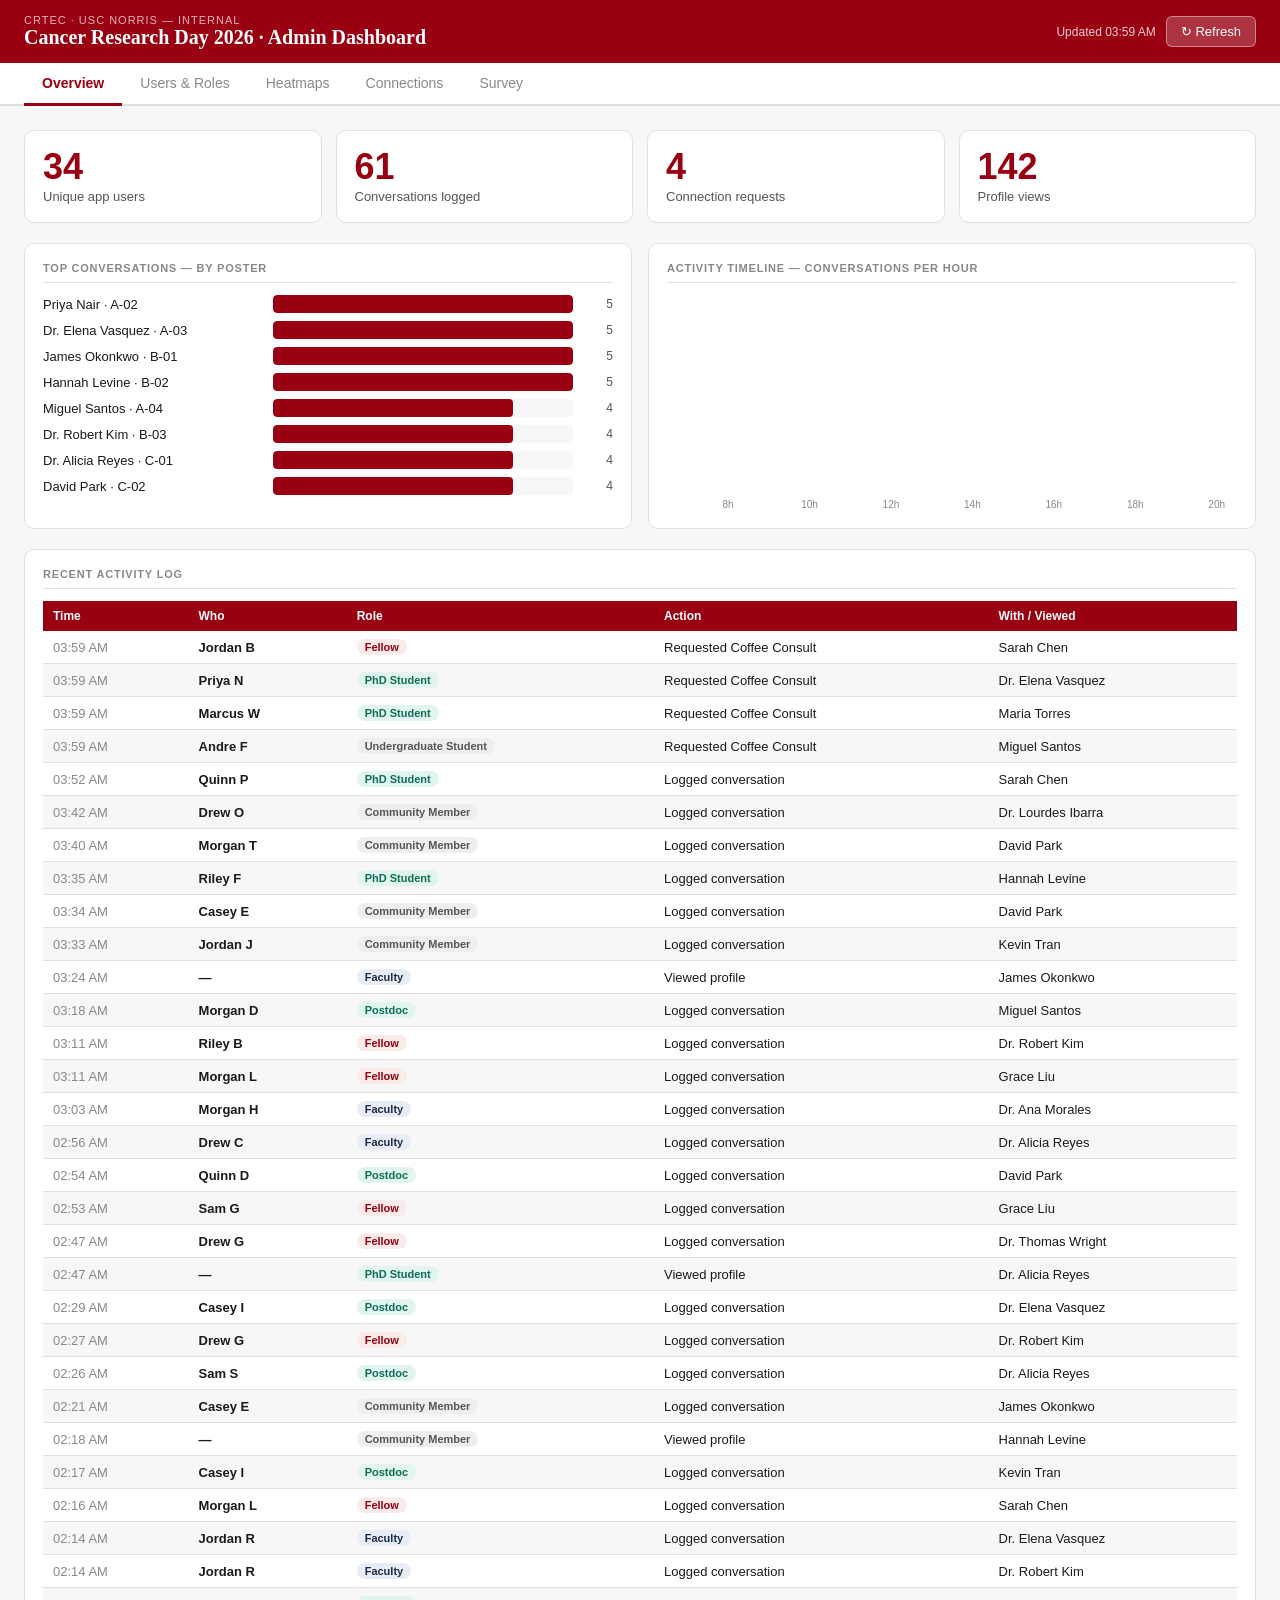
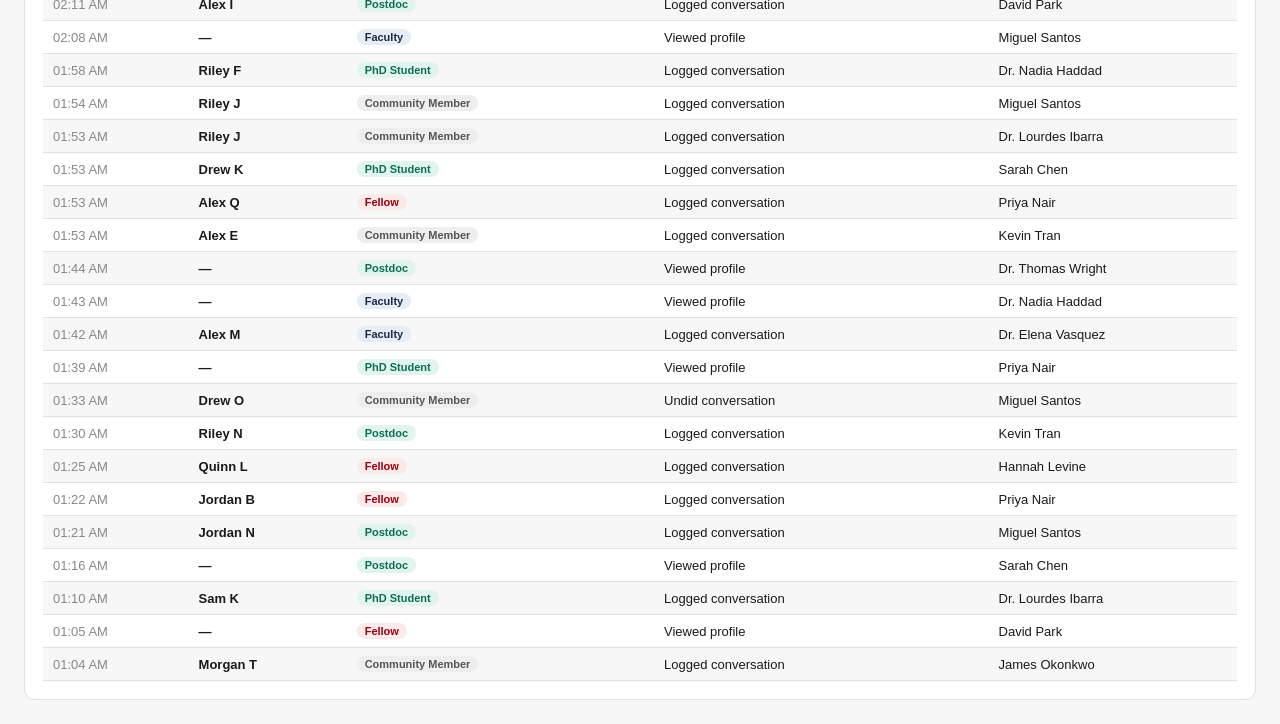
<file: admin.html>
<!DOCTYPE html>
<html lang="en">
<head>
<meta charset="UTF-8">
<meta name="viewport" content="width=device-width, initial-scale=1.0">
<title>CRD2026 Admin Dashboard — CRTEC</title>
<style>
:root {
  --cardinal: #990011;
  --cardinal-light: #FAEAEA;
  --navy: #1B2A4A;
  --gold: #C5A028;
  --white: #fff;
  --off: #F7F7F7;
  --border: #E0E0E0;
  --text: #1A1A1A;
  --mid: #555;
  --lt: #888;
  --hot1: #FFF3CD;
  --hot2: #FFD580;
  --hot3: #FF9800;
  --hot4: #E65100;
  --hot5: #8B0000;
}
* { box-sizing: border-box; margin: 0; padding: 0; }
body { font-family: -apple-system, BlinkMacSystemFont, 'Segoe UI', sans-serif; background: var(--off); color: var(--text); }

/* HEADER */
.header { background: var(--cardinal); color: white; padding: 14px 24px; display: flex; justify-content: space-between; align-items: center; }
.header-left .label { font-size: 11px; opacity: .7; letter-spacing: 1px; text-transform: uppercase; }
.header-left .title { font-size: 20px; font-weight: 700; font-family: Georgia, serif; }
.header-right { display: flex; gap: 10px; align-items: center; }
.last-updated { font-size: 12px; opacity: .8; }
.btn-refresh { background: rgba(255,255,255,.2); border: 1px solid rgba(255,255,255,.4); color: white; border-radius: 6px; padding: 7px 14px; font-size: 13px; cursor: pointer; }
.btn-refresh:hover { background: rgba(255,255,255,.3); }

/* NAV TABS */
.nav-tabs { display: flex; background: white; border-bottom: 2px solid var(--border); padding: 0 24px; }
.nav-tab { padding: 12px 18px; font-size: 14px; font-weight: 500; color: var(--lt); cursor: pointer; border-bottom: 3px solid transparent; margin-bottom: -2px; }
.nav-tab.active { color: var(--cardinal); border-bottom-color: var(--cardinal); font-weight: 600; }
.nav-tab:hover:not(.active) { color: var(--text); }

/* LAYOUT */
.page { display: none; padding: 24px; max-width: 1400px; margin: 0 auto; }
.page.active { display: block; }
.grid-4 { display: grid; grid-template-columns: repeat(4, 1fr); gap: 14px; margin-bottom: 20px; }
.grid-2 { display: grid; grid-template-columns: 1fr 1fr; gap: 16px; margin-bottom: 20px; }
.grid-3 { display: grid; grid-template-columns: repeat(3, 1fr); gap: 16px; margin-bottom: 20px; }

/* CARDS */
.card { background: white; border-radius: 10px; border: 1px solid var(--border); padding: 18px; }
.card-title { font-size: 11px; font-weight: 700; color: var(--lt); letter-spacing: .8px; text-transform: uppercase; margin-bottom: 12px; padding-bottom: 8px; border-bottom: 1px solid var(--border); }
.stat-num { font-size: 36px; font-weight: 700; color: var(--cardinal); line-height: 1; }
.stat-label { font-size: 13px; color: var(--mid); margin-top: 4px; }
.stat-sub { font-size: 11px; color: var(--lt); margin-top: 2px; }

/* TABLES */
.data-table { width: 100%; border-collapse: collapse; font-size: 13px; }
.data-table th { text-align: left; padding: 8px 10px; background: var(--cardinal); color: white; font-weight: 600; font-size: 12px; }
.data-table td { padding: 8px 10px; border-bottom: 1px solid var(--border); }
.data-table tr:nth-child(even) td { background: var(--off); }
.data-table tr:hover td { background: var(--cardinal-light); }
.badge { display: inline-block; padding: 2px 8px; border-radius: 20px; font-size: 11px; font-weight: 600; }
.badge-phd { background: #E1F5EE; color: #0F6E56; }
.badge-fellow { background: var(--cardinal-light); color: var(--cardinal); }
.badge-faculty { background: #E8EDF5; color: var(--navy); }
.badge-other { background: #EEE; color: #555; }

/* HEATMAP — FLOOR MAP */
.heatmap-controls { display: flex; gap: 10px; align-items: center; margin-bottom: 14px; flex-wrap: wrap; }
.layer-btn { padding: 6px 14px; border-radius: 20px; border: 1.5px solid var(--border); background: white; font-size: 13px; cursor: pointer; }
.layer-btn.active { background: var(--cardinal); color: white; border-color: var(--cardinal); }
.heatmap-legend { display: flex; align-items: center; gap: 6px; margin-left: auto; font-size: 12px; color: var(--mid); }
.legend-bar { display: flex; gap: 2px; }
.legend-cell { width: 20px; height: 14px; border-radius: 2px; }

.floor-map { background: #F9F9F9; border: 1px solid var(--border); border-radius: 8px; padding: 20px; overflow-x: auto; }
.poster-grid { display: grid; gap: 6px; }
.poster-cell {
  width: 72px; height: 56px; border-radius: 6px; display: flex; flex-direction: column;
  align-items: center; justify-content: center; cursor: pointer; transition: transform .1s;
  border: 1.5px solid rgba(0,0,0,.1); position: relative;
}
.poster-cell:hover { transform: scale(1.08); z-index: 10; }
.poster-cell .poster-num { font-size: 11px; font-weight: 700; color: rgba(0,0,0,.6); }
.poster-cell .poster-name { font-size: 9px; color: rgba(0,0,0,.5); text-align: center; line-height: 1.2; padding: 0 3px; }
.poster-cell .poster-heat { font-size: 13px; font-weight: 700; color: rgba(0,0,0,.7); }
.poster-tooltip {
  position: absolute; bottom: calc(100% + 6px); left: 50%; transform: translateX(-50%);
  background: var(--navy); color: white; font-size: 11px; padding: 6px 10px; border-radius: 6px;
  white-space: nowrap; pointer-events: none; z-index: 100; display: none;
  box-shadow: 0 2px 8px rgba(0,0,0,.3);
}
.poster-cell:hover .poster-tooltip { display: block; }

/* Quad square layout — mirrors the physical arrangement around Pappas Quad */
.quad-map { display: grid; grid-template-columns: 140px 1fr 140px; grid-template-rows: auto 1fr auto; gap: 14px; align-items: center; }
.quad-side { display: flex; gap: 8px; align-items: center; }
.quad-side.side-top, .quad-side.side-bottom { grid-column: 2; justify-content: center; flex-wrap: wrap; }
.quad-side.side-left { grid-column: 1; grid-row: 2; flex-direction: column; }
.quad-side.side-right { grid-column: 3; grid-row: 2; flex-direction: column; }
.quad-center { grid-column: 2; grid-row: 2; align-self: stretch; display: flex; align-items: center; justify-content: center;
  background: #fff; border: 1px dashed var(--border); border-radius: 8px; color: var(--mid); font-weight: 600; }
.side-label-block { text-align: center; margin-bottom: 6px; }
.side-label-name { font-size: 12px; font-weight: 800; letter-spacing: .04em; text-transform: uppercase; }
.side-label-sub { font-size: 10.5px; color: var(--mid); }
.board-group { display: grid; grid-template-columns: repeat(2, 72px); grid-template-rows: repeat(2, 56px); gap: 3px;
  padding: 4px; border: 2px solid rgba(0,0,0,.15); border-radius: 8px; background: rgba(0,0,0,.02); }
.side-top .board-group, .side-bottom .board-group { }
.side-left .board-group, .side-right .board-group { grid-template-columns: repeat(2, 72px); }
.table-row { display: grid; grid-template-columns: repeat(2, 72px); gap: 6px; justify-content: center; }
@media (max-width: 900px) {
  .quad-map { grid-template-columns: 1fr; }
  .quad-side.side-left, .quad-side.side-right, .quad-side.side-top, .quad-side.side-bottom { grid-column: 1; flex-direction: row; flex-wrap: wrap; }
  .quad-center { grid-row: auto; }
}

/* HEATMAP — ROLE MATRIX */
.matrix-wrap { overflow-x: auto; }
.role-matrix { border-collapse: collapse; font-size: 12px; }
.role-matrix th { padding: 8px 12px; font-weight: 600; font-size: 11px; }
.role-matrix th.row-header { text-align: right; color: var(--mid); }
.role-matrix th.col-header { text-align: center; color: var(--mid); writing-mode: vertical-lr; transform: rotate(180deg); height: 80px; vertical-align: bottom; }
.role-matrix td { width: 60px; height: 44px; text-align: center; font-weight: 600; font-size: 13px; border: 2px solid white; border-radius: 4px; }
.matrix-axis-label { font-size: 11px; color: var(--lt); padding: 8px; }

/* PROGRESS BARS */
.bar-row { display: flex; align-items: center; gap: 10px; margin-bottom: 8px; }
.bar-label { font-size: 13px; color: var(--text); width: 220px; flex-shrink: 0; white-space: nowrap; overflow: hidden; text-overflow: ellipsis; }
.bar-track { flex: 1; height: 18px; background: var(--off); border-radius: 4px; overflow: hidden; }
.bar-fill { height: 100%; background: var(--cardinal); border-radius: 4px; transition: width .4s; }
.bar-count { font-size: 12px; color: var(--mid); width: 30px; text-align: right; flex-shrink: 0; }

/* LOADING */
.loading { text-align: center; padding: 60px; color: var(--lt); font-size: 14px; }
.empty { text-align: center; padding: 40px; color: var(--lt); font-size: 13px; }

/* COFFEE TABLE */
.match-card { background: var(--off); border-radius: 8px; padding: 12px 14px; margin-bottom: 8px; display: flex; align-items: center; gap: 12px; }
.match-arrow { font-size: 18px; color: var(--lt); }
.match-person { flex: 1; }
.match-name { font-size: 14px; font-weight: 600; }
.match-role { font-size: 12px; color: var(--mid); }
.match-mutual { font-size: 11px; color: #2E7D32; font-weight: 600; background: #E8F5E9; padding: 2px 8px; border-radius: 20px; }
.match-pending { font-size: 11px; color: var(--cardinal); font-weight: 600; background: var(--cardinal-light); padding: 2px 8px; border-radius: 20px; }

/* SURVEY */
.survey-q { font-size: 13px; font-weight: 600; color: var(--text); margin-bottom: 8px; }
.donut-row { display: flex; align-items: center; gap: 16px; margin-bottom: 16px; }

/* SECTION HEADERS */
h2 { font-size: 18px; font-weight: 700; color: var(--navy); font-family: Georgia, serif; margin-bottom: 14px; }
h3 { font-size: 14px; font-weight: 700; color: var(--navy); margin-bottom: 10px; }

.alert-info { background: #E6F1FB; border: 1px solid #B5D4F4; color: #0C447C; padding: 10px 14px; border-radius: 6px; font-size: 13px; margin-bottom: 16px; }
</style>
</head>
<body>

<div class="header">
  <div class="header-left">
    <div class="label">CRTEC · USC Norris — Internal</div>
    <div class="title">Cancer Research Day 2026 · Admin Dashboard</div>
  </div>
  <div class="header-right">
    <span class="last-updated" id="last-updated">Loading…</span>
    <button class="btn-refresh" onclick="loadAll()">↻ Refresh</button>
  </div>
</div>

<div class="nav-tabs">
  <div class="nav-tab active" onclick="showTab('overview')">Overview</div>
  <div class="nav-tab" onclick="showTab('users')">Users & Roles</div>
  <div class="nav-tab" onclick="showTab('heatmap')">Heatmaps</div>
  <div class="nav-tab" onclick="showTab('coffee')">Connections</div>
  <div class="nav-tab" onclick="showTab('survey')">Survey</div>
</div>

<!-- OVERVIEW TAB -->
<div id="tab-overview" class="page active">
  <div class="grid-4" id="overview-stats">
    <div class="card"><div class="stat-num" id="stat-users">—</div><div class="stat-label">Unique app users</div></div>
    <div class="card"><div class="stat-num" id="stat-convos">—</div><div class="stat-label">Conversations logged</div></div>
    <div class="card"><div class="stat-num" id="stat-coffee">—</div><div class="stat-label">Connection requests</div></div>
    <div class="card"><div class="stat-num" id="stat-views">—</div><div class="stat-label">Profile views</div></div>
  </div>

  <div class="grid-2">
    <div class="card">
      <div class="card-title">Top conversations — by poster</div>
      <div id="top-convos-list"><div class="loading">Loading…</div></div>
    </div>
    <div class="card">
      <div class="card-title">Activity timeline — conversations per hour</div>
      <div id="timeline-chart" style="height:200px; display:flex; align-items:flex-end; gap:4px; padding-top:10px;"></div>
      <div style="display:flex; justify-content:space-between; font-size:11px; color:var(--lt); margin-top:4px;" id="timeline-labels"></div>
    </div>
  </div>

  <div class="card">
    <div class="card-title">Recent activity log</div>
    <table class="data-table" id="activity-log">
      <thead><tr><th>Time</th><th>Who</th><th>Role</th><th>Action</th><th>With / Viewed</th></tr></thead>
      <tbody id="activity-log-body"><tr><td colspan="5" style="text-align:center;padding:20px;color:var(--lt)">Loading…</td></tr></tbody>
    </table>
  </div>
</div>

<!-- USERS & ROLES TAB -->
<div id="tab-users" class="page">
  <div class="grid-2">
    <div class="card">
      <div class="card-title">Users by role</div>
      <div id="users-by-role"></div>
    </div>
    <div class="card">
      <div class="card-title">Users by program / department</div>
      <div id="users-by-program"></div>
    </div>
  </div>
  <div class="card">
    <div class="card-title">All registered users</div>
    <table class="data-table">
      <thead><tr><th>Name</th><th>Role</th><th>Program</th><th>Conversations</th><th>Profile views</th><th>Coffee Consult</th><th>First seen</th></tr></thead>
      <tbody id="all-users-body"></tbody>
    </table>
  </div>
</div>

<!-- HEATMAPS TAB -->
<div id="tab-heatmap" class="page">
  <div class="alert-info" id="heatmap-note">
    <strong>Floor map:</strong> Matches the real layout around Pappas Quad — KAM side (Shared Resources, 8 tables), and the Library, HMR, and MCH sides on boards holding 4 posters each. Empty slots are reserved capacity, not gaps. Click any poster for details. Adjust <code>BOARDS_PER_SIDE</code> and <code>QUAD_SIDES</code> in this file if the real count changes.
  </div>

  <!-- FLOOR MAP HEATMAP -->
  <div class="card" style="margin-bottom:20px;">
    <div class="card-title">Poster session floor map heatmap</div>
    <div class="heatmap-controls">
      <span style="font-size:13px;font-weight:600;color:var(--mid);">Signal:</span>
      <button class="layer-btn active" onclick="setLayer('views', this)">Profile views</button>
      <button class="layer-btn" onclick="setLayer('convos', this)">Conversations logged</button>
      <button class="layer-btn" onclick="setLayer('time', this)">Time on profile</button>
      <div class="heatmap-legend">
        <span>Low</span>
        <div class="legend-bar">
          <div class="legend-cell" style="background:var(--hot1)"></div>
          <div class="legend-cell" style="background:var(--hot2)"></div>
          <div class="legend-cell" style="background:var(--hot3)"></div>
          <div class="legend-cell" style="background:var(--hot4)"></div>
          <div class="legend-cell" style="background:var(--hot5)"></div>
        </div>
        <span>High</span>
      </div>
    </div>
    <div class="floor-map">
      <div id="poster-grid-container"></div>
    </div>
  </div>

  <!-- ROLE INTERACTION MATRIX -->
  <div class="card">
    <div class="card-title">Role interaction matrix — who talked to whom</div>
    <p style="font-size:13px;color:var(--mid);margin-bottom:14px;">Rows = viewer role · Columns = profile viewed role · Numbers = conversation count</p>
    <div class="matrix-wrap">
      <table class="role-matrix" id="role-matrix"></table>
    </div>
  </div>
</div>

<!-- COFFEE CONSULTS TAB -->
<div id="tab-coffee" class="page">
  <div class="grid-3">
    <div class="card"><div class="stat-num" id="coffee-selections">—</div><div class="stat-label">Net selections</div><div class="stat-sub">Follow-ups requested</div></div>
    <div class="card"><div class="stat-num" id="coffee-mutual">—</div><div class="stat-label">Mutual matches</div><div class="stat-sub">Both sides selected each other</div></div>
    <div class="card"><div class="stat-num" id="coffee-pending">—</div><div class="stat-label">Pending confirmation</div><div class="stat-sub">CRTEC to follow up</div></div>
  </div>

  <div class="grid-2">
    <div class="card">
      <div class="card-title">By connection track</div>
      <div id="track-breakdown"><div class="empty">No selections yet</div></div>
    </div>
    <div class="card">
      <div class="card-title">By CRTEC aim</div>
      <div id="aim-breakdown"><div class="empty">No selections yet</div></div>
    </div>
  </div>

  <div class="grid-2">
    <div class="card">
      <div class="card-title">All connection requests</div>
      <div id="coffee-list"></div>
    </div>
    <div class="card">
      <div class="card-title">Mutual matches — confirmed pairs</div>
      <div id="mutual-list"></div>
    </div>
  </div>

  <div class="card">
    <div class="card-title">Export — Coffee Consult action list for CRTEC</div>
    <p style="font-size:13px;color:var(--mid);margin-bottom:12px;">Use this to coordinate with matched participants. Copy or download.</p>
    <button class="btn-refresh" style="background:var(--cardinal);border:none;margin-bottom:12px;" onclick="exportCoffee()">Download CSV</button>
    <table class="data-table" id="coffee-export-table">
      <thead><tr><th>Requester</th><th>Role</th><th>Program</th><th>Requested</th><th>Their Role</th><th>Mutual?</th><th>Time</th></tr></thead>
      <tbody id="coffee-export-body"></tbody>
    </table>
  </div>
</div>

<!-- SURVEY TAB -->
<div id="tab-survey" class="page">
  <div class="alert-info">
    Survey is sent to matched Coffee Consult participants after their meeting (by Nov 1). Send the survey link via CRTEC email. Responses appear here automatically once the Apps Script endpoint is connected.
  </div>
  <div class="grid-3">
    <div class="card"><div class="stat-num" id="survey-responses">—</div><div class="stat-label">Survey responses</div></div>
    <div class="card"><div class="stat-num" id="survey-continued">—</div><div class="stat-label">Want to continue</div><div class="stat-sub">% of respondents</div></div>
    <div class="card"><div class="stat-num" id="survey-useful">—</div><div class="stat-label">Avg usefulness score</div><div class="stat-sub">Out of 5</div></div>
  </div>
  <div class="card">
    <div class="card-title">Survey responses</div>
    <table class="data-table">
      <thead><tr><th>Name</th><th>Role</th><th>Meeting happened?</th><th>Usefulness (1-5)</th><th>Continue?</th><th>Most useful aspect</th></tr></thead>
      <tbody id="survey-body"><tr><td colspan="6" style="text-align:center;padding:20px;color:var(--lt)">No responses yet</td></tr></tbody>
    </table>
  </div>
</div>

<script src="config.js?v=36"></script>
<script src="data.js?v=36"></script>
<script>
// ── POSTER LAYOUT ──────────────────────────────
// Edit this to match the actual room layout.
// rows: array of rows, each row is an array of poster numbers (or null for empty space)
// ── PHYSICAL LAYOUT ──────────────────────────────
// Matches the actual planned setup around Pappas Quad, and the same
// section letters used sitewide (config.js poster_rows / Code.gs
// PROGRAM_TO_ROW) — this is a visualization of the SAME sections, not a
// separate numbering scheme. Orientation matches the public site's
// schematic: KAM side (downhill) left, Library side (north) top, HMR side
// bottom, MCH side (uphill) right.
//
// KAM side: Shared Resources on TABLES (one poster per table, not double-
// sided boards) — 8 tables total: 1 per Shared Resource, plus 3 for staff
// or student organizations.
//
// The other three sides: boards holding 4 posters each (2 boards placed
// back-to-back, 2 posters per face). Anticipated ~65 posters total across
// these sides; 6 boards (24 slots) budgeted per side gives a small buffer
// over that estimate. Adjust BOARDS_PER_SIDE below if the real count
// tracks meaningfully higher or lower once registration closes.
const BOARDS_PER_SIDE = 6;
const SLOTS_PER_BOARD = 4;

const QUAD_SIDES = [
  { id: 'kam',     label: 'KAM side',     sub: 'Shared Resources — tables', mode: 'tables', color: '#990000', prefixes: ['S'], slotCount: 8 },
  { id: 'library', label: 'Library side', sub: 'north',                    mode: 'boards', color: '#c9a227', prefixes: ['A', 'B'] },
  { id: 'hmr',     label: 'HMR side',     sub: '',                         mode: 'boards', color: '#7a0000', prefixes: ['C'] },
  { id: 'mch',     label: 'MCH side',     sub: 'uphill',                   mode: 'boards', color: '#FFCC00', prefixes: ['D', 'E'] },
];

// Build the slot list for one side: real poster numbers on record slot in
// first (by registration order), then empty/reserved slots pad out to the
// side's planned capacity so the map shows true fullness, not just who's
// signed up so far.
function buildSideSlots(side, realNumbers) {
  if (side.mode === 'tables') {
    const slots = [];
    for (let i = 1; i <= side.slotCount; i++) slots.push(side.prefixes[0] + '-' + String(i).padStart(2, '0'));
    return [slots]; // one row of individual tables, no board grouping
  }
  // Boards: split the side's total slot budget evenly across its prefixes,
  // grouped 4-per-board for the "2 boards, printed front and back" visual.
  const totalSlots = BOARDS_PER_SIDE * SLOTS_PER_BOARD;
  const perPrefix = Math.ceil(totalSlots / side.prefixes.length);
  const allNumbers = [];
  side.prefixes.forEach(pfx => {
    for (let i = 1; i <= perPrefix; i++) allNumbers.push(pfx + '-' + String(i).padStart(2, '0'));
  });
  // Group into boards of 4
  const boards = [];
  for (let i = 0; i < allNumbers.length; i += SLOTS_PER_BOARD) {
    boards.push(allNumbers.slice(i, i + SLOTS_PER_BOARD));
  }
  return boards;
}

// ── STATE ──────────────────────────────────────
let DATA = { users:[], convos:[], coffee:[], views:[], survey:[] };
let currentLayer = 'views';
let participantMap = {}; // id -> participant object from main sheet

// ── INIT ───────────────────────────────────────
window.addEventListener('DOMContentLoaded', () => {
  loadAll();
});

async function loadAll() {
  document.getElementById('last-updated').textContent = 'Loading…';
  await Promise.all([loadSheetData(), loadTrackingData()]);
  renderAll();
  document.getElementById('last-updated').textContent = 'Updated ' + new Date().toLocaleTimeString([], {hour:'2-digit',minute:'2-digit'});
}

// Load participant data from Google Sheet (same as main app)
async function loadSheetData() {
  // Always seed participantMap from SAMPLE_DATA first as fallback
  if (typeof SAMPLE_DATA !== 'undefined') {
    SAMPLE_DATA.forEach(p => { participantMap[p.id] = p; });
  }
  if (!CONFIG.sheet_url || CONFIG.sheet_url.includes('PASTE')) {
    return;
  }
  try {
    const resp = await fetch(CONFIG.sheet_url);
    const csv = await resp.text();
    const parsed = parseCSV(csv);
    parsed.forEach(p => { participantMap[p.id] = p; });
  } catch(e) { console.warn('Sheet load failed:', e); }
}

// Load tracking data from Apps Script
async function loadTrackingData() {
  // If no script URL, use demo/mock data
  if (!CONFIG.script_url || CONFIG.script_url.includes('PASTE')) {
    DATA = getMockData();
    return;
  }
  try {
    const resp = await fetch(CONFIG.script_url + '?action=export');
    const json = await resp.json();
    if (json.users)  DATA.users  = json.users;
    if (json.convos) DATA.convos = json.convos;
    if (json.coffee) DATA.coffee = json.coffee;
    if (json.views)  DATA.views  = json.views;
    if (json.survey) DATA.survey = json.survey;
  } catch(e) {
    console.warn('Tracking data load failed:', e);
    DATA = getMockData();
  }
}

// ── RENDER ALL ─────────────────────────────────
function renderAll() {
  renderOverview();
  renderUsers();
  renderHeatmap();
  renderCoffee();
  renderSurvey();
}

// ── OVERVIEW ───────────────────────────────────
function renderOverview() {
  const activeConvos = DATA.convos.filter(c => c.status !== 'undone');
  const netCoffee = getNetCoffee();

  document.getElementById('stat-users').textContent  = DATA.users.length;
  document.getElementById('stat-convos').textContent = activeConvos.length;
  document.getElementById('stat-coffee').textContent = netCoffee.length;
  document.getElementById('stat-views').textContent  = DATA.views.length;

  // Top posters by conversations
  const convoByPoster = {};
  activeConvos.forEach(c => {
    const key = c.participant_id || c.participant_name;
    const p = participantMap[c.participant_id];
    const label = (p ? p.name : c.participant_name) + (p && p.poster_number ? ' · ' + p.poster_number : '');
    convoByPoster[label] = (convoByPoster[label] || 0) + 1;
  });
  const sorted = Object.entries(convoByPoster).sort((a,b)=>b[1]-a[1]).slice(0,8);
  const maxVal = sorted[0] ? sorted[0][1] : 1;
  document.getElementById('top-convos-list').innerHTML = sorted.length === 0
    ? '<div class="empty">No conversations logged yet</div>'
    : sorted.map(([label, count]) => `
      <div class="bar-row">
        <div class="bar-label" title="${label}">${label}</div>
        <div class="bar-track"><div class="bar-fill" style="width:${Math.round(count/maxVal*100)}%"></div></div>
        <div class="bar-count">${count}</div>
      </div>`).join('');

  // Timeline — conversations per hour
  const hourCounts = {};
  activeConvos.forEach(c => {
    const d = new Date(c.timestamp);
    const h = d.getHours();
    hourCounts[h] = (hourCounts[h] || 0) + 1;
  });
  const hours = Array.from({length:24}, (_,i)=>i).filter(h => h >= 7 && h <= 20);
  const maxH = Math.max(1, ...hours.map(h => hourCounts[h]||0));
  const tlChart = document.getElementById('timeline-chart');
  tlChart.innerHTML = hours.map(h => {
    const val = hourCounts[h] || 0;
    const pct = Math.round(val / maxH * 180);
    return `<div style="display:flex;flex-direction:column;align-items:center;flex:1;">
      <div style="font-size:10px;color:var(--mid);margin-bottom:3px;">${val||''}</div>
      <div style="width:100%;height:${pct}px;background:var(--cardinal);border-radius:3px 3px 0 0;min-height:${val?2:0}px;"></div>
    </div>`;
  }).join('');
  document.getElementById('timeline-labels').innerHTML = hours.map(h =>
    `<div style="flex:1;text-align:center;font-size:10px;">${h%2===0?h+'h':''}</div>`
  ).join('');

  // Activity log — merge all actions sorted by time
  const allActions = [
    ...DATA.convos.map(c => ({ time: c.timestamp, who: c.viewer_name, role: c.viewer_role, action: c.status==='undone'?'Undid conversation':'Logged conversation', with: c.participant_name })),
    ...DATA.coffee.map(c => ({ time: c.timestamp, who: c.requester_name, role: c.requester_role, action: c.action==='removed'?'Removed Coffee Consult':'Requested Coffee Consult', with: c.participant_name })),
    ...DATA.views.slice(-30).map(v => ({ time: v.timestamp, who: '', role: v.viewer_role, action: 'Viewed profile', with: v.participant_name })),
  ].sort((a,b) => new Date(b.time) - new Date(a.time)).slice(0, 50);

  document.getElementById('activity-log-body').innerHTML = allActions.length === 0
    ? '<tr><td colspan="5" style="text-align:center;padding:20px;color:var(--lt)">No activity yet</td></tr>'
    : allActions.map(a => `
      <tr>
        <td style="color:var(--lt);white-space:nowrap">${formatTime(a.time)}</td>
        <td style="font-weight:600">${a.who || '—'}</td>
        <td>${roleBadge(a.role)}</td>
        <td>${a.action}</td>
        <td>${a.with || '—'}</td>
      </tr>`).join('');
}

// ── USERS ──────────────────────────────────────
function renderUsers() {
  // By role
  const byRole = groupBy(DATA.users, 'role');
  const maxRole = Math.max(1, ...Object.values(byRole).map(v=>v.length));
  document.getElementById('users-by-role').innerHTML = Object.entries(byRole)
    .sort((a,b)=>b[1].length-a[1].length)
    .map(([role, list]) => `
      <div class="bar-row">
        <div class="bar-label">${role||'Unknown'}</div>
        <div class="bar-track"><div class="bar-fill" style="width:${Math.round(list.length/maxRole*100)}%"></div></div>
        <div class="bar-count">${list.length}</div>
      </div>`).join('') || '<div class="empty">No users yet</div>';

  // By program
  const byProg = groupBy(DATA.users.filter(u=>u.program), 'program');
  const maxProg = Math.max(1, ...Object.values(byProg).map(v=>v.length));
  document.getElementById('users-by-program').innerHTML = Object.entries(byProg)
    .sort((a,b)=>b[1].length-a[1].length)
    .map(([prog, list]) => `
      <div class="bar-row">
        <div class="bar-label" title="${prog}">${prog||'Unknown'}</div>
        <div class="bar-track"><div class="bar-fill" style="width:${Math.round(list.length/maxProg*100)}%"></div></div>
        <div class="bar-count">${list.length}</div>
      </div>`).join('') || '<div class="empty">No program data yet</div>';

  // All users table
  const activeConvos = DATA.convos.filter(c=>c.status!=='undone');
  const tbody = document.getElementById('all-users-body');
  tbody.innerHTML = DATA.users.length === 0
    ? '<tr><td colspan="7" style="text-align:center;padding:20px;color:var(--lt)">No users yet</td></tr>'
    : DATA.users.map(u => {
        const myConvos = activeConvos.filter(c=>c.session_id===u.session_id).length;
        const myViews  = DATA.views.filter(v=>v.session_id===u.session_id).length;
        const myCoffee = getNetCoffee().filter(c=>c.session_id===u.session_id).length;
        return `<tr>
          <td style="font-weight:600">${u.name||'—'}</td>
          <td>${roleBadge(u.role)}</td>
          <td style="font-size:12px;color:var(--mid)">${u.program||'—'}</td>
          <td style="text-align:center">${myConvos}</td>
          <td style="text-align:center">${myViews}</td>
          <td style="text-align:center">${myCoffee > 0 ? '☕ ' + myCoffee : '—'}</td>
          <td style="color:var(--lt);font-size:12px">${formatTime(u.timestamp)}</td>
        </tr>`;
      }).join('');
}

// ── HEATMAP ────────────────────────────────────
function renderHeatmap() {
  renderFloorMap();
  renderRoleMatrix();
}

function setLayer(layer, btn) {
  currentLayer = layer;
  document.querySelectorAll('.layer-btn').forEach(b=>b.classList.remove('active'));
  btn.classList.add('active');
  renderFloorMap();
}

function getHeatValues() {
  const vals = {};
  const activeConvos = DATA.convos.filter(c=>c.status!=='undone');

  if (currentLayer === 'views') {
    DATA.views.forEach(v => {
      const p = participantMap[v.participant_id];
      if (p && p.poster_number) vals[p.poster_number] = (vals[p.poster_number]||0) + 1;
    });
  } else if (currentLayer === 'convos') {
    activeConvos.forEach(c => {
      const p = participantMap[c.participant_id];
      if (p && p.poster_number) vals[p.poster_number] = (vals[p.poster_number]||0) + 1;
    });
  } else if (currentLayer === 'time') {
    // Time on profile = average seconds between consecutive view events for same session+participant
    // Approximated: count views as proxy (future: track view_start and view_end)
    DATA.views.forEach(v => {
      const p = participantMap[v.participant_id];
      if (p && p.poster_number) vals[p.poster_number] = (vals[p.poster_number]||0) + 1;
    });
  }
  return vals;
}

function heatColor(val, max) {
  if (!val || max === 0) return '#F0F0F0';
  const pct = val / max;
  if (pct < 0.2) return '#FFF3CD';
  if (pct < 0.4) return '#FFD580';
  if (pct < 0.6) return '#FF9800';
  if (pct < 0.8) return '#E65100';
  return '#8B0000';
}

function heatTextColor(val, max) {
  const pct = val / max;
  return pct >= 0.4 ? 'white' : '#333';
}

function renderCell(num, vals, max, layerLabel) {
  const val = vals[num] || 0;
  const p = Object.values(participantMap).find(x => x.poster_number === num);
  const filled = !!p;
  const bg = filled ? heatColor(val, max) : '#fafafa';
  const tc = filled ? heatTextColor(val, max) : '#bbb';
  const name = p ? p.name.split(' ').slice(-1)[0] : '';
  const tip = p
    ? `${p.name} · Poster ${num}<br>${p.title ? p.title.substring(0,60)+'…' : ''}<br>${layerLabel}: ${val}`
    : `${num} · reserved (not yet assigned)`;
  const border = filled ? '1.5px solid rgba(0,0,0,.1)' : '1.5px dashed rgba(0,0,0,.15)';
  return `<div class="poster-cell" style="background:${bg};color:${tc};border:${border};">
      <div class="poster-num" style="color:${tc}">${num}</div>
      ${val > 0 ? `<div class="poster-heat" style="color:${tc}">${val}</div>` : ''}
      ${name ? `<div class="poster-name" style="color:${tc}">${name}</div>` : ''}
      <div class="poster-tooltip">${tip}</div>
    </div>`;
}

function renderSide(side, vals, max, layerLabel, axisClass) {
  const groups = buildSideSlots(side, []);
  const labelBlock = `<div class="side-label-block">
      <div class="side-label-name" style="color:${side.color}">${side.label}</div>
      ${side.sub ? `<div class="side-label-sub">${side.sub}</div>` : ''}
    </div>`;

  if (side.mode === 'tables') {
    const cells = groups[0].map(num => renderCell(num, vals, max, layerLabel)).join('');
    return `<div class="quad-side ${axisClass}">
        <div>${labelBlock}<div class="table-row">${cells}</div></div>
      </div>`;
  }
  // Boards: render each group of 4 as one bordered "board" unit
  const boardEls = groups.map(g => `<div class="board-group">${g.map(num => renderCell(num, vals, max, layerLabel)).join('')}</div>`).join('');
  return `<div class="quad-side ${axisClass}">
      <div>${labelBlock}<div style="display:flex;gap:8px;flex-wrap:wrap;justify-content:center;">${boardEls}</div></div>
    </div>`;
}

function renderFloorMap() {
  const vals = getHeatValues();
  const max = Math.max(1, ...Object.values(vals));
  const layerLabel = currentLayer === 'views' ? 'views' : currentLayer === 'convos' ? 'conversations' : 'time score';

  const byId = Object.fromEntries(QUAD_SIDES.map(s => [s.id, s]));
  const container = document.getElementById('poster-grid-container');
  container.innerHTML = `
    <div class="quad-map">
      ${renderSide(byId.library, vals, max, layerLabel, 'side-top')}
      ${renderSide(byId.kam, vals, max, layerLabel, 'side-left')}
      <div class="quad-center">Pappas Quad</div>
      ${renderSide(byId.mch, vals, max, layerLabel, 'side-right')}
      ${renderSide(byId.hmr, vals, max, layerLabel, 'side-bottom')}
    </div>`;
}

function renderRoleMatrix() {
  const activeConvos = DATA.convos.filter(c=>c.status!=='undone');
  const roles = [...new Set([
    ...activeConvos.map(c=>c.viewer_role),
    ...activeConvos.map(c=>c.participant_role)
  ].filter(Boolean))].sort();

  if (roles.length === 0) {
    document.getElementById('role-matrix').innerHTML =
      '<tr><td style="padding:20px;color:var(--lt);text-align:center">No conversation data yet</td></tr>';
    return;
  }

  const matrix = {};
  activeConvos.forEach(c => {
    const key = (c.viewer_role||'Unknown') + '|' + (c.participant_role||'Unknown');
    matrix[key] = (matrix[key]||0) + 1;
  });
  const maxVal = Math.max(1, ...Object.values(matrix));

  const shortRole = r => r.replace('Clinical Fellow / Resident','Fellow').replace('PhD Student','PhD').replace('Postdoctoral Fellow','Postdoc');

  const table = document.getElementById('role-matrix');
  table.innerHTML =
    `<tr>
      <th class="row-header">Viewer →</th>
      ${roles.map(r=>`<th class="col-header">${shortRole(r)}</th>`).join('')}
    </tr>` +
    roles.map(viewer =>
      `<tr>
        <th class="row-header">${shortRole(viewer)}</th>
        ${roles.map(participant => {
          const val = matrix[viewer+'|'+participant] || 0;
          const bg = heatColor(val, maxVal);
          const tc = heatTextColor(val, maxVal);
          return `<td style="background:${bg};color:${tc}">${val||''}</td>`;
        }).join('')}
      </tr>`
    ).join('');
}

// ── COFFEE ─────────────────────────────────────
function getNetCoffee() {
  const selected = DATA.coffee.filter(c=>c.action==='selected');
  const removed  = DATA.coffee.filter(c=>c.action==='removed');
  return selected.filter(sel =>
    !removed.some(rem =>
      rem.session_id===sel.session_id && rem.participant_id===sel.participant_id &&
      new Date(rem.timestamp) > new Date(sel.timestamp)
    )
  );
}

function renderCoffee() {
  const net = getNetCoffee();
  const mutual = net.filter(a =>
    net.some(b => b.session_id===a.participant_id && b.participant_id===a.session_id)
  );
  const pending = net.filter(a =>
    !net.some(b => b.session_id===a.participant_id && b.participant_id===a.session_id)
  );

  document.getElementById('coffee-selections').textContent = net.length;
  document.getElementById('coffee-mutual').textContent = Math.floor(mutual.length/2);
  document.getElementById('coffee-pending').textContent = pending.length;

  // ── Breakdown by connection track and by CRTEC aim ──
  const trackDefs = (typeof CONFIG !== 'undefined' && CONFIG.connection_tracks) ? CONFIG.connection_tracks : [];
  const tById = {}; trackDefs.forEach(t => tById[t.id] = t);
  const byTrack = {}, byAim = {};
  net.forEach(c => {
    const name = c.track_name || (tById[c.track_id] ? tById[c.track_id].name : 'Other');
    const aim = c.track_aim || (tById[c.track_id] ? tById[c.track_id].aim : 'Unassigned');
    byTrack[name] = (byTrack[name] || 0) + 1;
    byAim[aim] = (byAim[aim] || 0) + 1;
  });
  const barRows = (obj, iconMap) => {
    const entries = Object.entries(obj).sort((a,b)=>b[1]-a[1]);
    if (!entries.length) return '<div class="empty">No selections yet</div>';
    const max = Math.max(1, ...entries.map(e=>e[1]));
    return entries.map(([k,v]) => `
      <div class="bar-row">
        <div class="bar-label">${iconMap && iconMap[k] ? iconMap[k]+' ' : ''}${k}</div>
        <div class="bar-track"><div class="bar-fill" style="width:${Math.round(v/max*100)}%"></div></div>
        <div class="bar-val">${v}</div>
      </div>`).join('');
  };
  const iconMap = {}; trackDefs.forEach(t => iconMap[t.name] = t.icon);
  document.getElementById('track-breakdown').innerHTML = barRows(byTrack, iconMap);
  document.getElementById('aim-breakdown').innerHTML = barRows(byAim, null);

  // All selections list
  document.getElementById('coffee-list').innerHTML = net.length === 0
    ? '<div class="empty">No connection requests yet</div>'
    : net.map(c => {
        const isMutual = net.some(b=>b.session_id===c.participant_id&&b.participant_id===c.session_id);
        return `<div class="match-card">
          <div class="match-person">
            <div class="match-name">${c.requester_name||'—'}</div>
            <div class="match-role">${c.requester_role||''} · ${c.requester_program||''}</div>
          </div>
          <div class="match-arrow">→</div>
          <div class="match-person">
            <div class="match-name">${c.participant_name||'—'}</div>
            <div class="match-role">${c.participant_role||''}</div>
          </div>
          ${isMutual ? '<span class="match-mutual">✓ Mutual</span>' : '<span class="match-pending">Pending</span>'}
        </div>`;
      }).join('');

  // Mutual pairs (deduplicated)
  const seen = new Set();
  const mutualPairs = mutual.filter(c => {
    const key = [c.session_id, c.participant_id].sort().join('|');
    if (seen.has(key)) return false;
    seen.add(key); return true;
  });
  document.getElementById('mutual-list').innerHTML = mutualPairs.length === 0
    ? '<div class="empty">No mutual matches yet</div>'
    : mutualPairs.map(c => `
        <div class="match-card" style="background:#E8F5E9;border:1px solid #A5D6A7;">
          <div class="match-person">
            <div class="match-name">${c.requester_name}</div>
            <div class="match-role">${c.requester_role}</div>
          </div>
          <div class="match-arrow" style="color:#2E7D32;">☕</div>
          <div class="match-person">
            <div class="match-name">${c.participant_name}</div>
            <div class="match-role">${c.participant_role}</div>
          </div>
          <span class="match-mutual">✓ Match</span>
        </div>`).join('');

  // Export table
  document.getElementById('coffee-export-body').innerHTML = net.map(c => {
    const isMutual = net.some(b=>b.session_id===c.participant_id&&b.participant_id===c.session_id);
    return `<tr>
      <td>${c.requester_name||'—'}</td>
      <td>${c.requester_role||'—'}</td>
      <td>${c.requester_program||'—'}</td>
      <td>${c.participant_name||'—'}</td>
      <td>${c.participant_role||'—'}</td>
      <td>${isMutual?'✓ Yes':'No'}</td>
      <td style="color:var(--lt)">${formatTime(c.timestamp)}</td>
    </tr>`;
  }).join('');
}

function exportCoffee() {
  const net = getNetCoffee();
  const rows = [['Requester','Role','Program','Requested','Their Role','Mutual?','Time']];
  net.forEach(c => {
    const isMutual = net.some(b=>b.session_id===c.participant_id&&b.participant_id===c.session_id);
    rows.push([c.requester_name,c.requester_role,c.requester_program,c.participant_name,c.participant_role,isMutual?'Yes':'No',formatTime(c.timestamp)]);
  });
  const csv = rows.map(r=>r.map(v=>`"${(v||'').replace(/"/g,'""')}"`).join(',')).join('\n');
  const a = document.createElement('a');
  a.href = 'data:text/csv;charset=utf-8,' + encodeURIComponent(csv);
  a.download = 'CRD2026_CoffeeConsults.csv';
  document.body.appendChild(a); a.click(); document.body.removeChild(a);
}

// ── SURVEY ─────────────────────────────────────
function renderSurvey() {
  const s = DATA.survey;
  document.getElementById('survey-responses').textContent = s.length;
  const continued = s.filter(r=>r.continue_collaboration==='Yes').length;
  document.getElementById('survey-continued').textContent =
    s.length > 0 ? Math.round(continued/s.length*100) + '%' : '—';
  const scores = s.map(r=>parseFloat(r.meeting_useful)).filter(n=>!isNaN(n));
  document.getElementById('survey-useful').textContent =
    scores.length > 0 ? (scores.reduce((a,b)=>a+b,0)/scores.length).toFixed(1) : '—';

  document.getElementById('survey-body').innerHTML = s.length === 0
    ? '<tr><td colspan="6" style="text-align:center;padding:20px;color:var(--lt)">No responses yet</td></tr>'
    : s.map(r=>`<tr>
        <td>${r.name||'—'}</td>
        <td>${roleBadge(r.role)}</td>
        <td>${r.meeting_happened||'—'}</td>
        <td style="text-align:center">${r.meeting_useful||'—'}</td>
        <td>${r.continue_collaboration||'—'}</td>
        <td style="font-size:12px;color:var(--mid)">${r.most_useful||'—'}</td>
      </tr>`).join('');
}

// ── MOCK DATA ──────────────────────────────────
function getMockData() {
  const participants = typeof SAMPLE_DATA !== 'undefined' ? SAMPLE_DATA : [];
  const roles = ['PhD Student','Clinical Fellow / Resident','Faculty','Postdoctoral Fellow','Community Member'];
  const programs = ['Cancer Biology & Genomics (CBG) — PIBBS','Medical Oncology Fellowship','Epidemiology — PPHS','Tumor Immunology & Microenvironment'];

  const users = Array.from({length:34}, (_,i) => ({
    session_id: 'sess_'+i,
    name: ['Alex','Jordan','Sam','Morgan','Casey','Riley','Drew','Quinn'][i%8] + ' ' + String.fromCharCode(65+i%20),
    role: roles[i%5],
    program: programs[i%4],
    timestamp: new Date(Date.now() - Math.random()*4*3600000).toISOString()
  }));

  const cbgParticipants = participants.filter(p=>p.role==='PhD Student'&&(p.department||'').includes('CBG'));
  const fellowParticipants = participants.filter(p=>p.role==='Clinical Fellow / Resident');
  const allP = participants.slice(0,15);

  const convos = Array.from({length:67}, (_,i) => {
    const viewer = users[i % users.length];
    const target = allP[i % allP.length];
    return {
      session_id: viewer.session_id, viewer_name: viewer.name, viewer_role: viewer.role, viewer_program: viewer.program,
      participant_id: target.id, participant_name: target.name, participant_role: target.role,
      participant_program: target.research_program||'',
      timestamp: new Date(Date.now() - Math.random()*5*3600000).toISOString(), status: i%12===0?'undone':'logged'
    };
  });

  const coffee = [];
  const cbgUser = users.find(u=>u.role==='PhD Student');
  const fellowUser = users.find(u=>u.role==='Clinical Fellow / Resident');
  const facultyP = participants.find(p=>p.role==='Faculty');
  const communityP = participants.find(p=>p.role==='Community Member');
  const postdocP = participants.find(p=>p.role==='Postdoctoral Fellow');
  const mk = (u, p, track) => ({ session_id:u.session_id, requester_name:u.name, requester_role:u.role, requester_program:u.program, participant_id:p.id, participant_name:p.name, participant_role:p.role, participant_program:p.research_program||p.department||'', track_id:track.id, track_name:track.name, track_aim:track.aim, action:'selected', timestamp: new Date().toISOString() });
  const T = (id)=> (typeof CONFIG!=='undefined'&&CONFIG.connection_tracks||[]).find(t=>t.id===id) || {id, name:id, aim:''};
  if (cbgUser && fellowParticipants[0]) coffee.push(mk(cbgUser, fellowParticipants[0], T('coffee')));
  if (fellowUser && cbgParticipants[0]) coffee.push(mk(fellowUser, cbgParticipants[0], T('coffee')));
  // Additional tracks so the breakdown demonstrates the full model
  if (cbgUser && facultyP) coffee.push(mk({session_id:'sess_m1',name:'Priya N',role:'PhD Student',program:'Cancer Biology & Genomics (CBG) — PIBBS'}, facultyP, T('mentor')));
  if (communityP) coffee.push(mk({session_id:'sess_a1',name:'Marcus W',role:'PhD Student',program:'Cancer Epidemiology'}, communityP, T('advocate')));
  if (postdocP) coffee.push(mk({session_id:'sess_p1',name:'Andre F',role:'Undergraduate Student',program:''}, postdocP, T('peer')));

  const views = Array.from({length:142}, (_,i) => {
    const viewer = users[i % users.length];
    const target = allP[i % allP.length];
    return { session_id:viewer.session_id, viewer_role:viewer.role, viewer_program:viewer.program, participant_id:target.id, participant_name:target.name, participant_role:target.role, participant_program:target.research_program||'', timestamp: new Date(Date.now()-Math.random()*6*3600000).toISOString() };
  });

  const surveyNames = ['Sarah Chen','David Park','Priya Nair','Dr. Alicia Reyes','James Okonkwo','Kevin Tran','Hannah Levine','Andre Flores','Destiny Brooks','Miguel Santos','Tyler Nguyen','Aisha Mensah'];
  const surveyRoles = ['PhD Student','Clinical Fellow / Resident','PhD Student','Clinical Fellow / Resident','PhD Student',"Master's Student",'PhD Student','Undergraduate Student','PhD Student','Postdoctoral Fellow','Postdoctoral Fellow',"Master's Student"];
  const useful = [5,4,5,5,4,5,3,5,4,4,5,4];
  const cont = ['Yes','Yes','Yes','Yes','No','Yes','No','Yes','Yes','Yes','Yes','Yes'];
  const most = ['Career advice from a clinician','Understanding the clinical side','Great methods discussion','Learning what bench researchers need','Scheduling was hard','Talking through grad school','Interesting but off-topic','Learned about grad programs','Perspective on survivorship','New collaboration idea','Mentorship on grants','Near-peer advice'];
  const survey = surveyNames.map((n,i)=>({
    name:n, role:surveyRoles[i], meeting_happened:'Yes',
    meeting_useful:useful[i], continue_collaboration:cont[i], most_useful:most[i],
    timestamp:new Date(Date.now()-Math.random()*20*86400000).toISOString()
  }));

  return { users, convos, coffee, views, survey };
}

// ── HELPERS ────────────────────────────────────
function showTab(id) {
  document.querySelectorAll('.page').forEach(p=>p.classList.remove('active'));
  document.querySelectorAll('.nav-tab').forEach(t=>t.classList.remove('active'));
  document.getElementById('tab-'+id).classList.add('active');
  event.target.classList.add('active');
}

function groupBy(arr, key) {
  return arr.reduce((acc,item)=>{ const k=item[key]||'Unknown'; if(!acc[k])acc[k]=[]; acc[k].push(item); return acc; }, {});
}

function roleBadge(role) {
  if (!role) return '—';
  const cls = role.includes('PhD')||role.includes('doctoral') ? 'badge-phd'
    : role.includes('Fellow')||role.includes('Resident') ? 'badge-fellow'
    : role.includes('Faculty') ? 'badge-faculty' : 'badge-other';
  const short = role.replace('Clinical Fellow / Resident','Fellow').replace('Postdoctoral Fellow','Postdoc');
  return `<span class="badge ${cls}">${short}</span>`;
}

function formatTime(ts) {
  if (!ts) return '—';
  try { return new Date(ts).toLocaleTimeString([],{hour:'2-digit',minute:'2-digit'}); } catch(e) { return '—'; }
}

function parseCSV(csv) {
  const lines = csv.trim().split('\n');
  const headers = lines[0].split(',').map(h=>h.trim().replace(/^"|"$/g,'').toLowerCase().replace(/ /g,'_'));
  return lines.slice(1).map(line => {
    const vals = line.split(',').map(v=>v.trim().replace(/^"|"$/g,''));
    const obj = {};
    headers.forEach((h,i)=>{ obj[h]=vals[i]||''; });
    return obj;
  }).filter(r=>r.name||r.id);
}
</script>
</body>
</html>
</file>
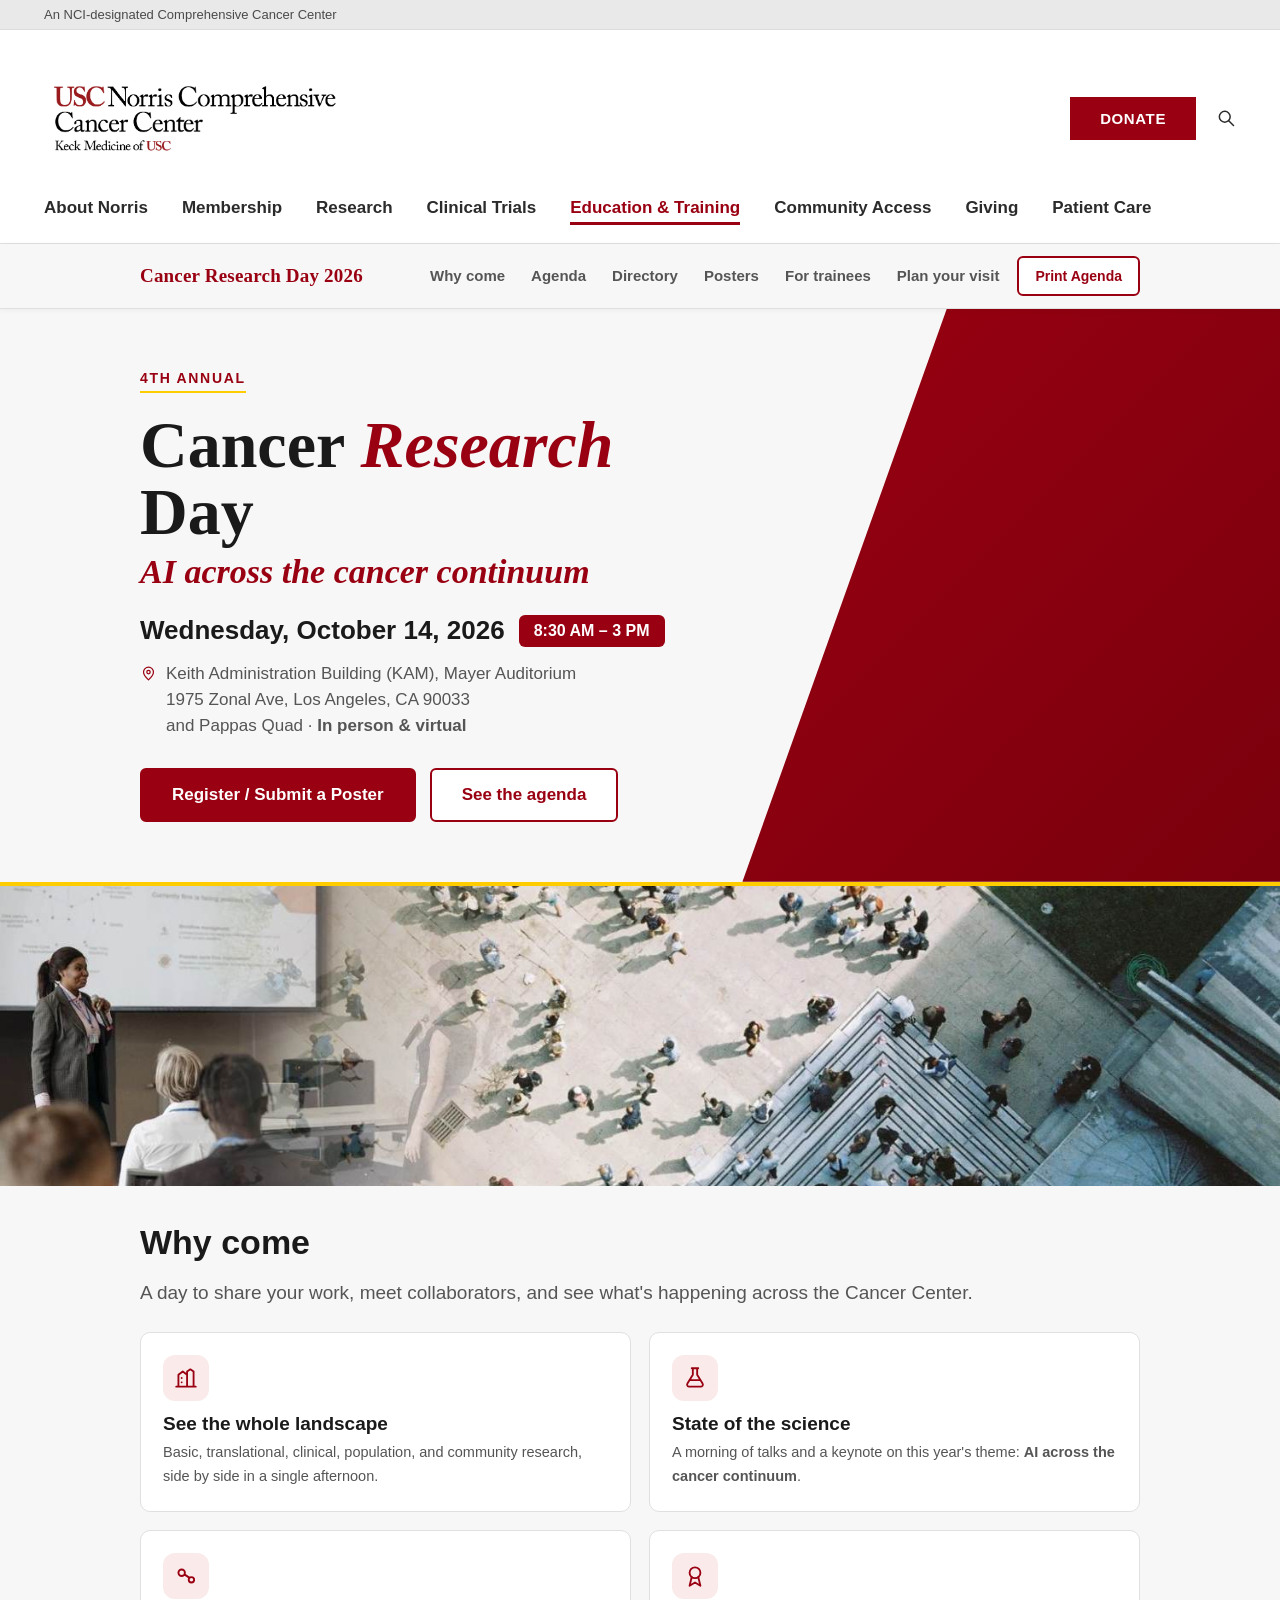
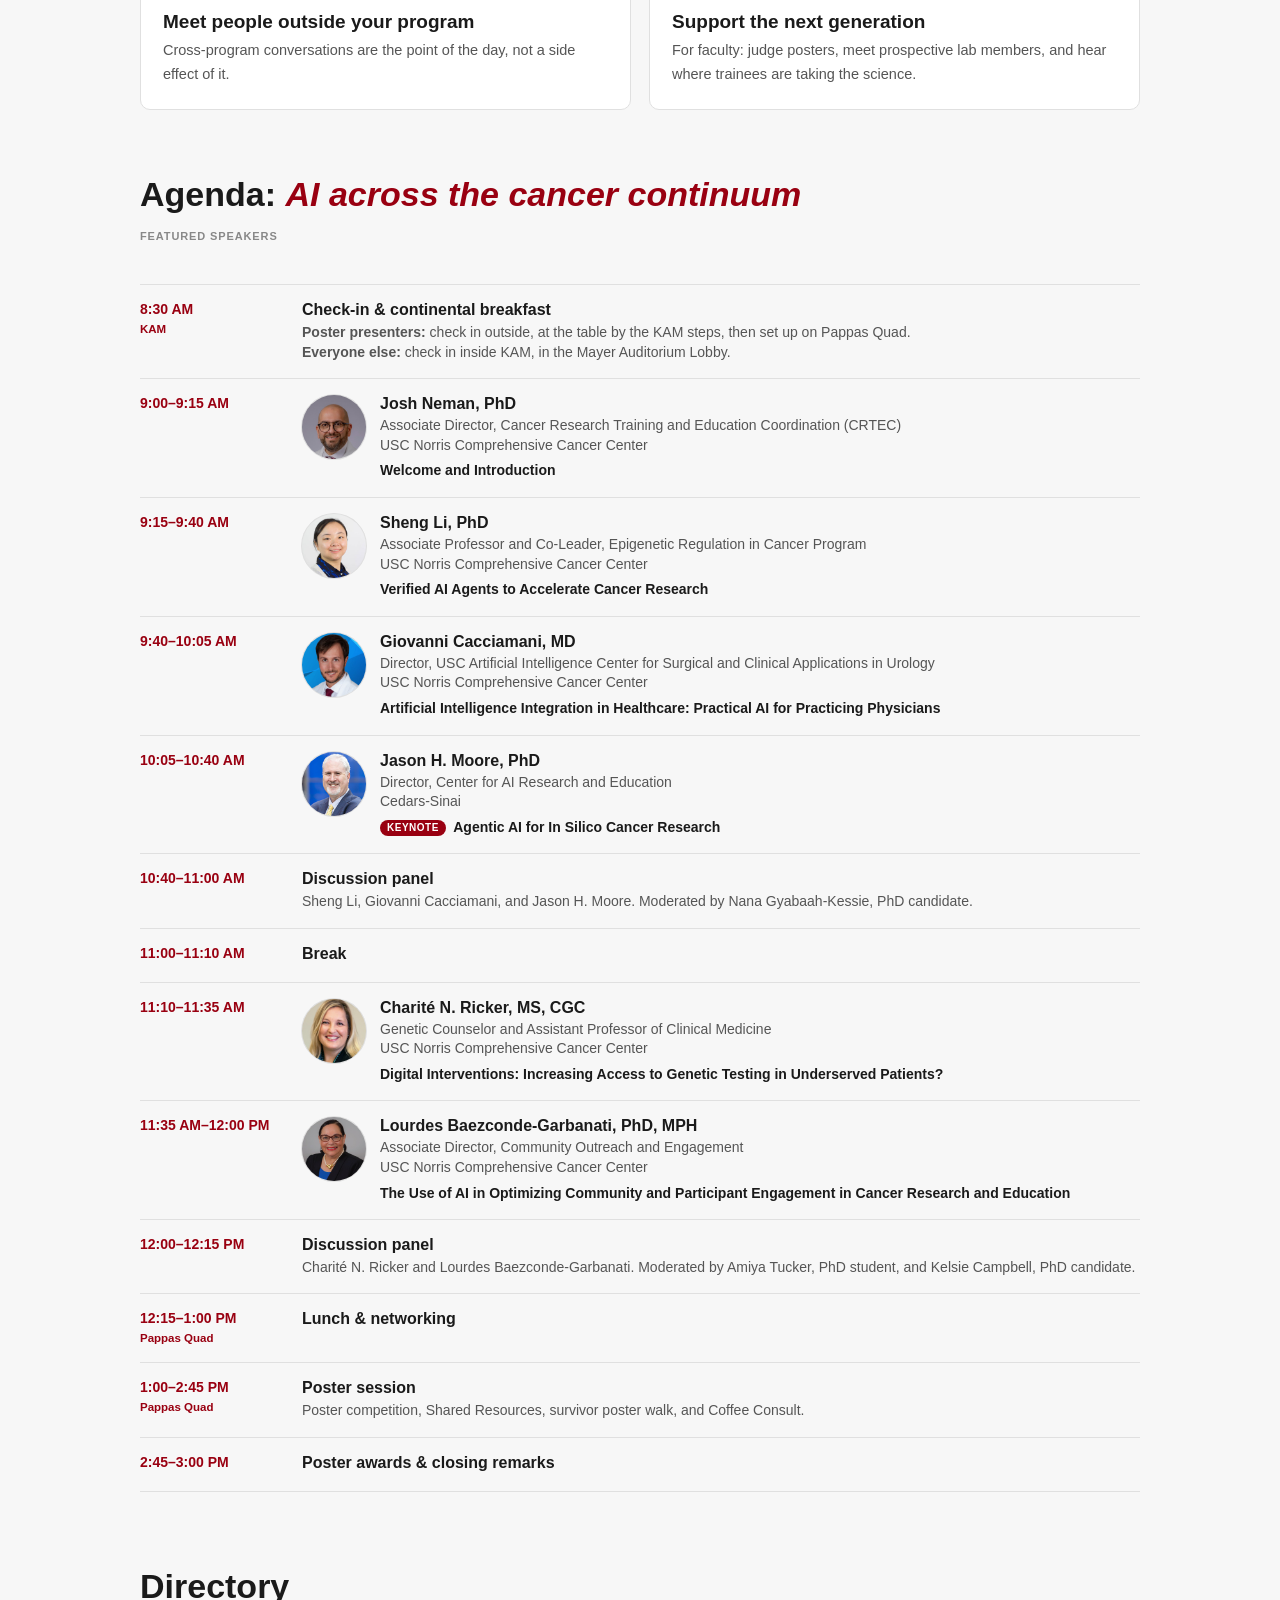
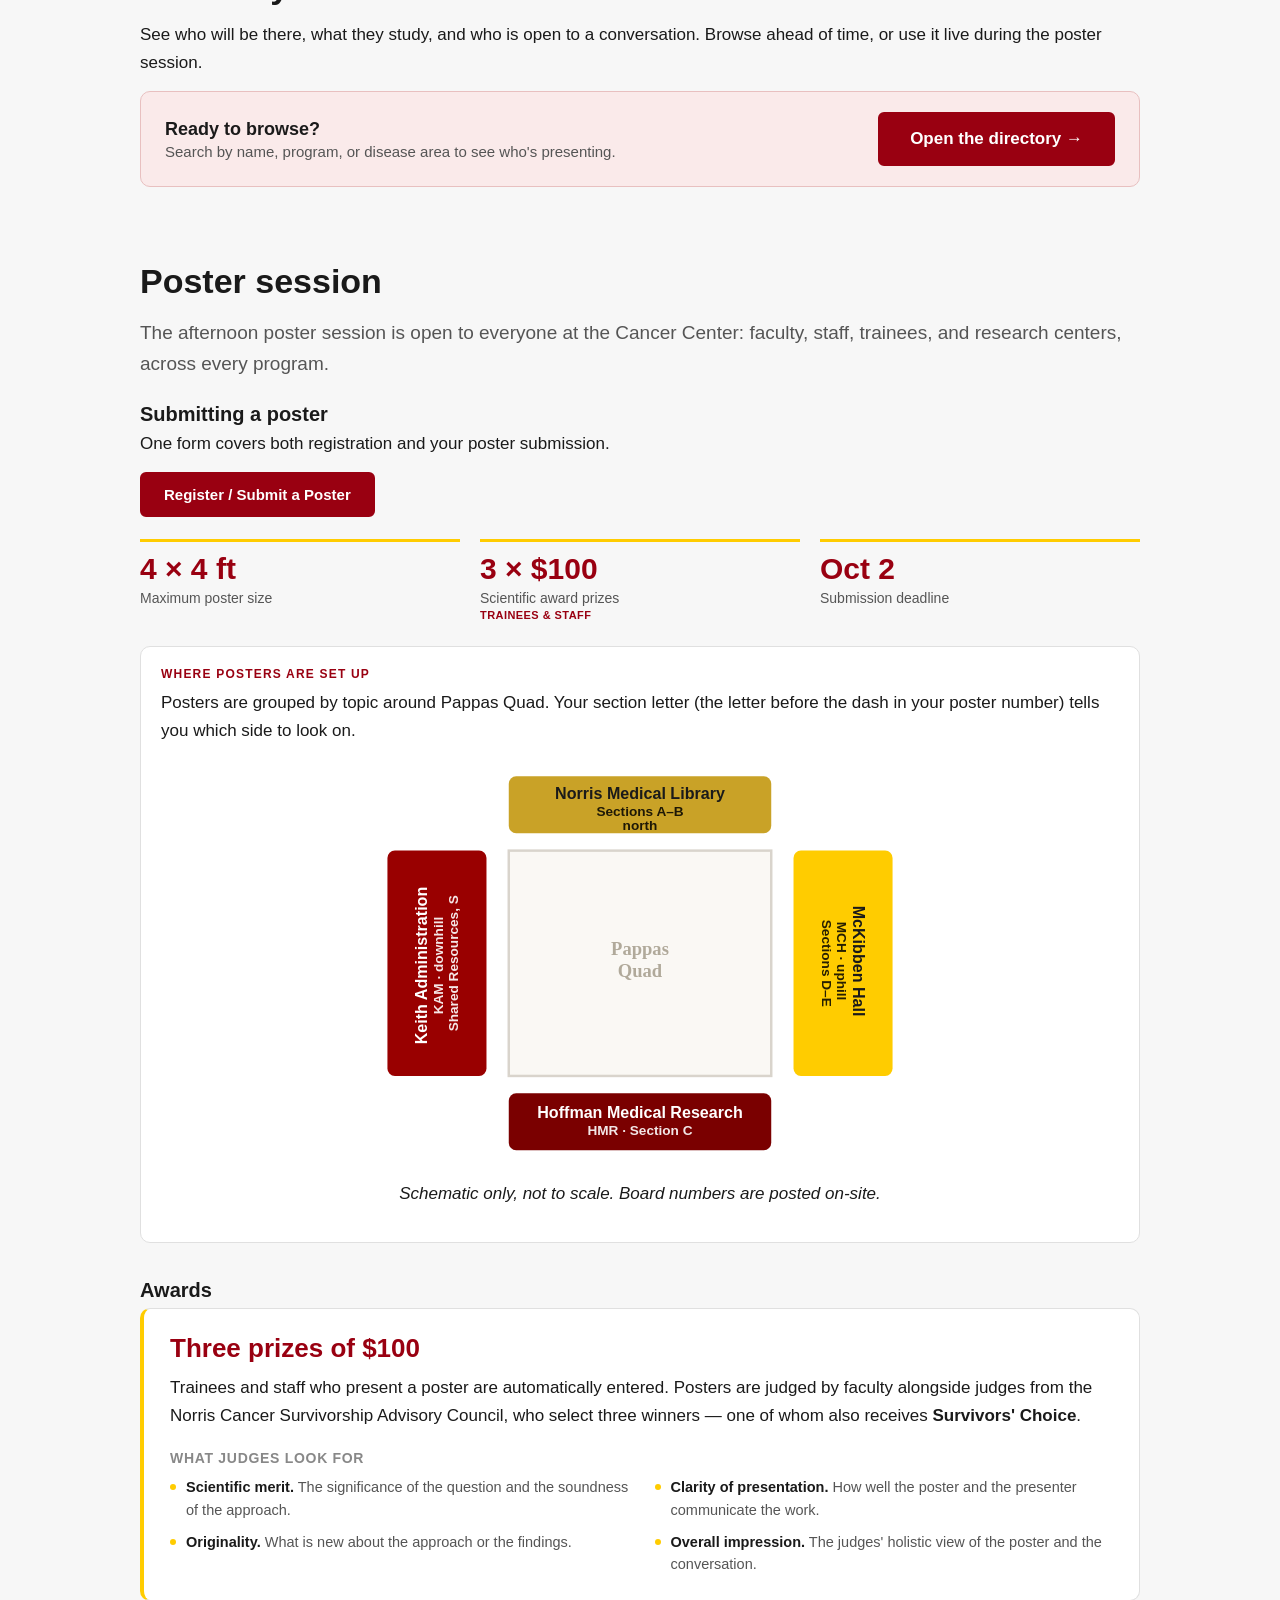
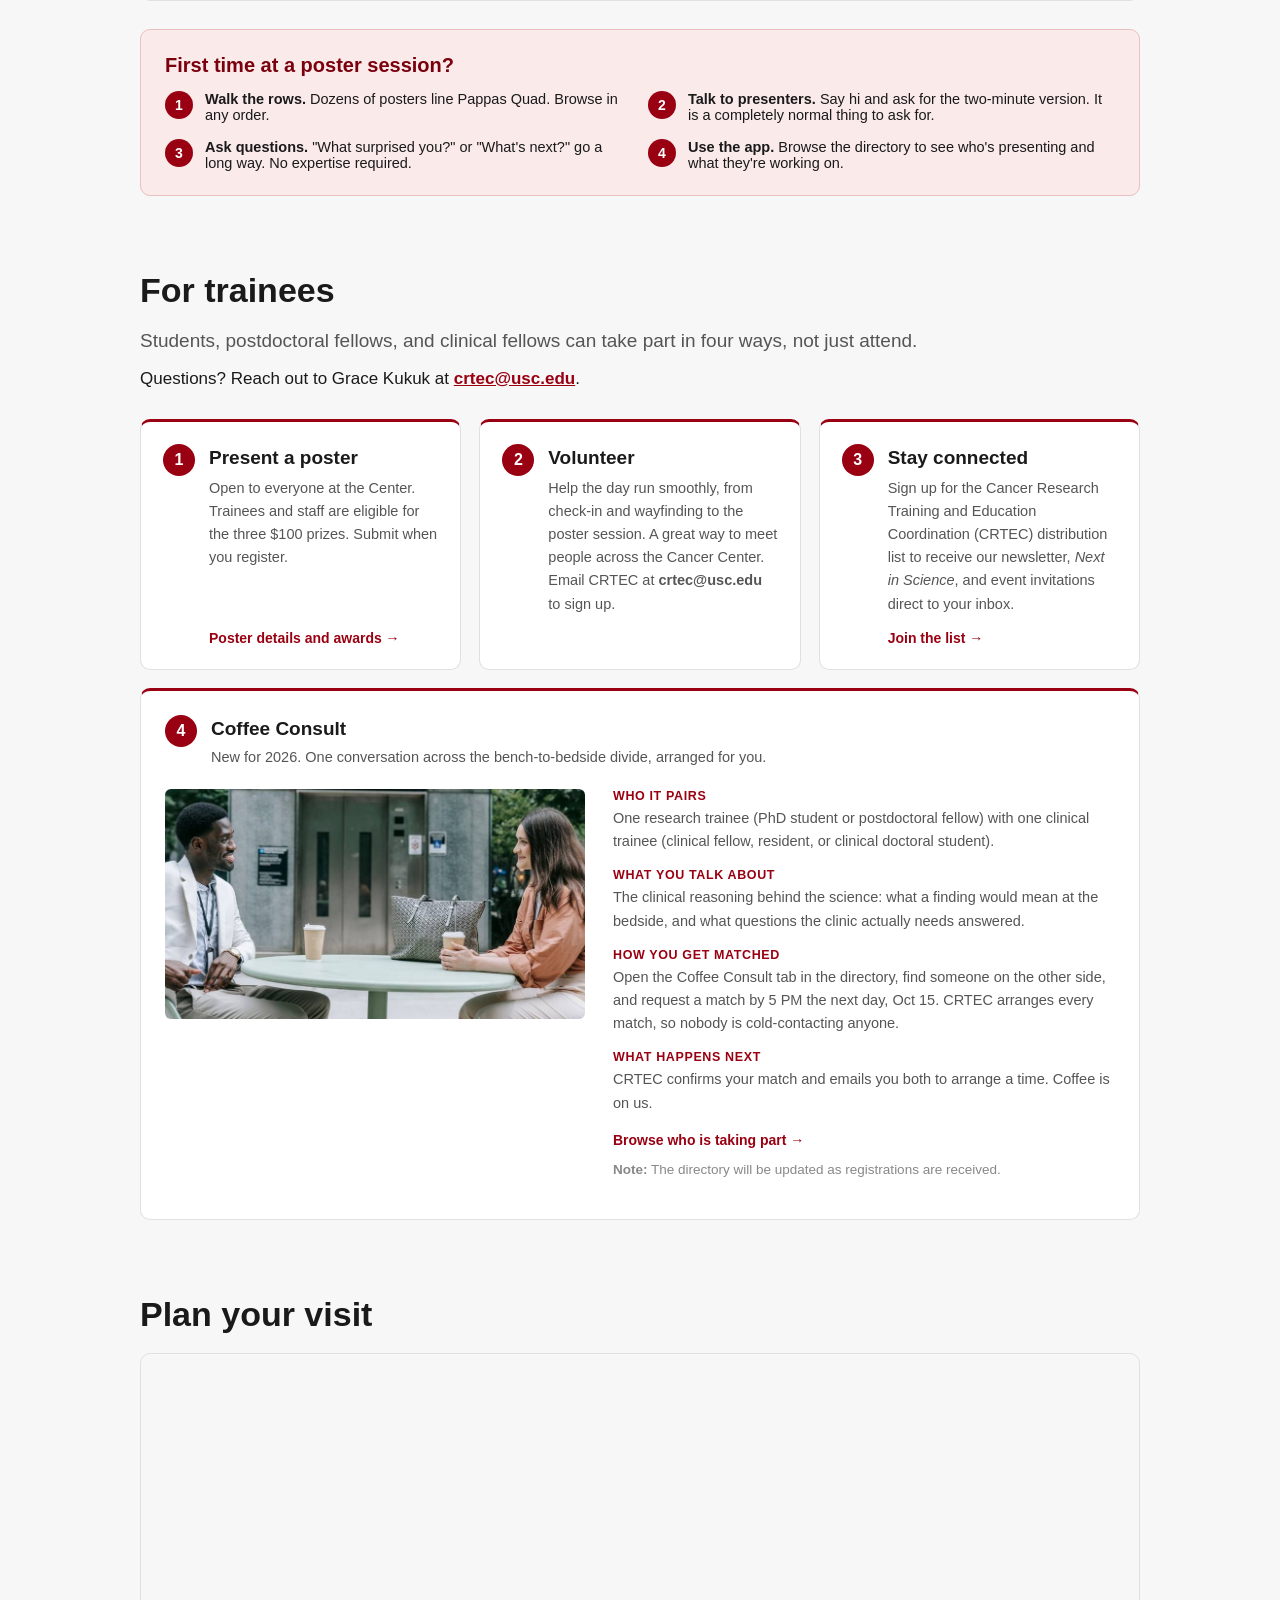
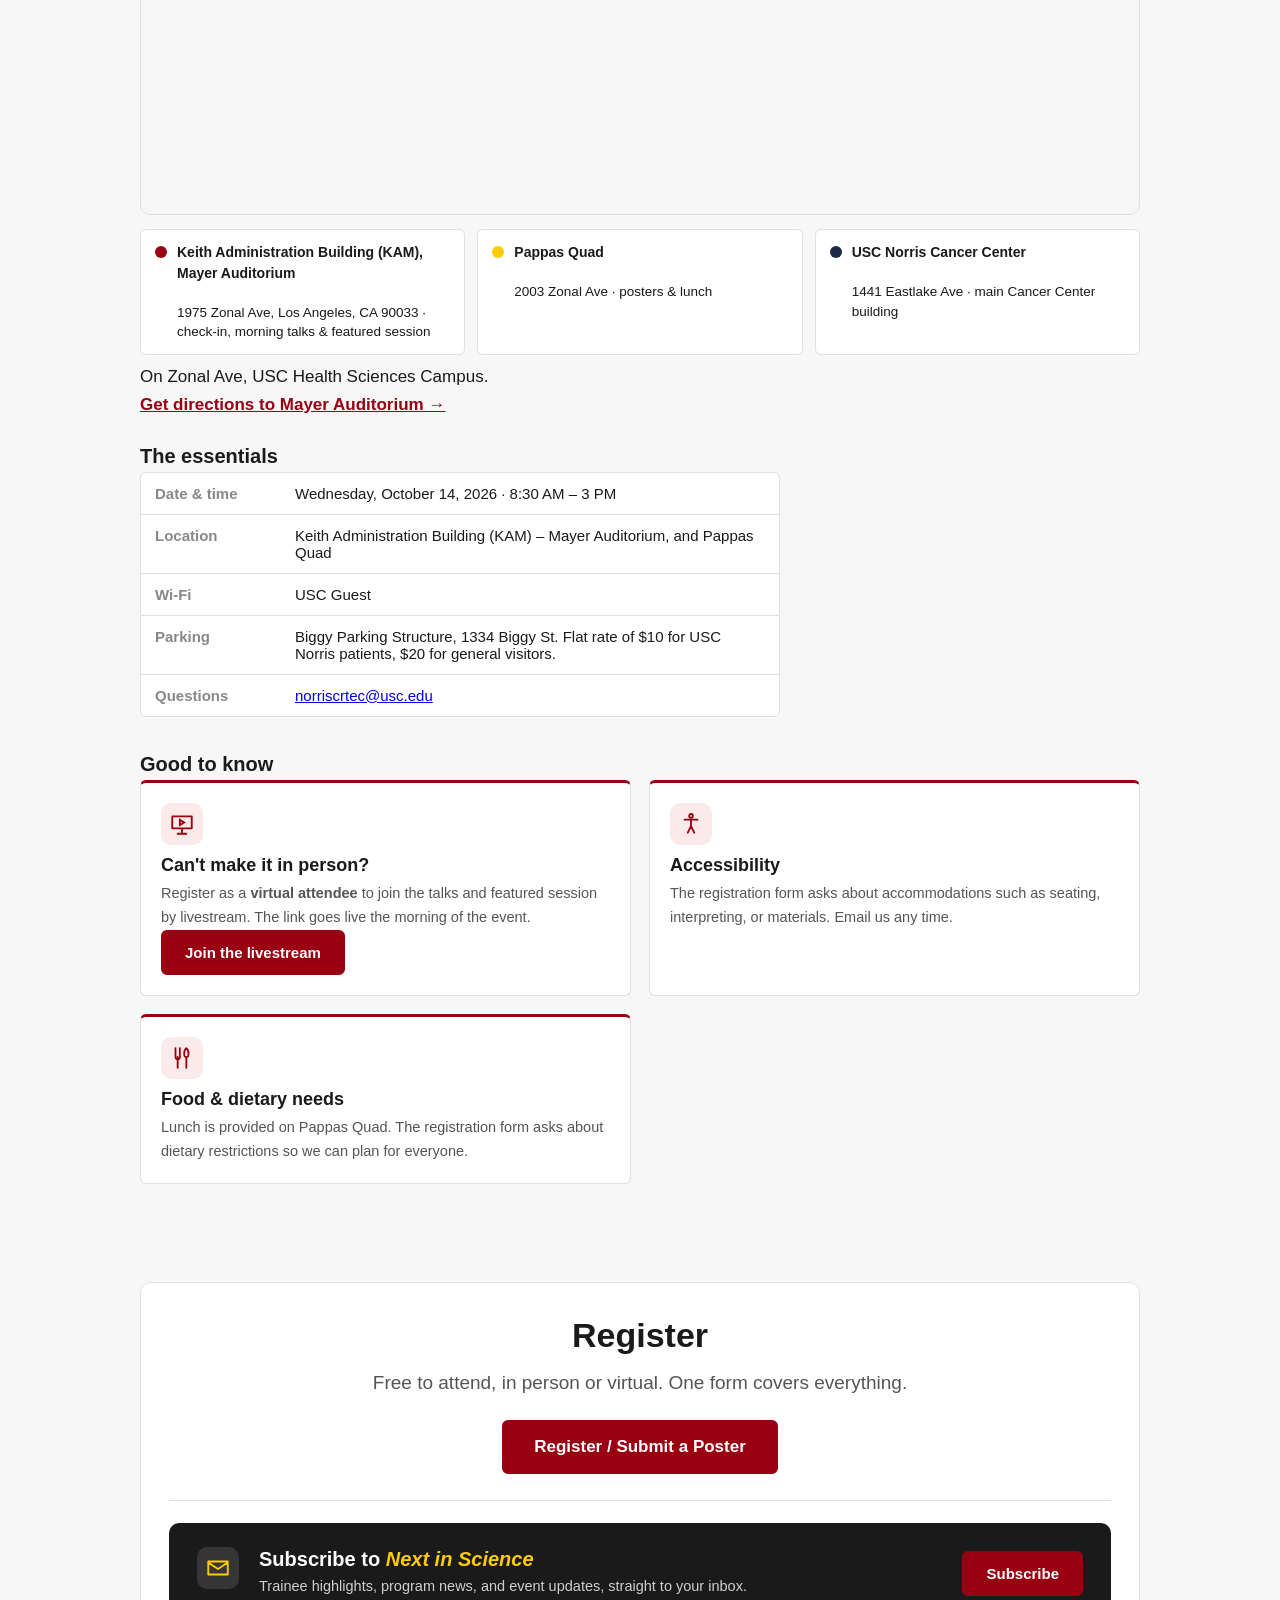
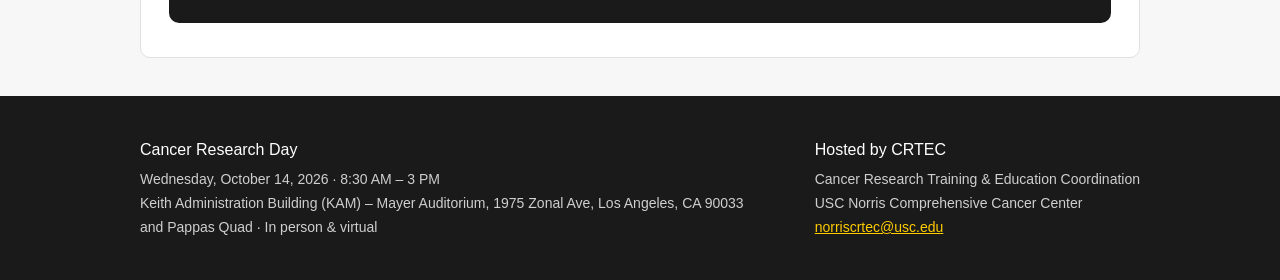
<file: index (19).html>
<!DOCTYPE html>
<html lang="en">
<head>
<meta charset="UTF-8">
<script>
  // If this page is embedded (e.g. inside a Norris WordPress page via
  // iframe), the REAL Norris header/nav already exists one level up — so
  // this copy is a duplicate and must not render. Runs synchronously,
  // before paint, to avoid a flash of the duplicate header.
  try {
    if (window.self !== window.top) {
      document.documentElement.classList.add('in-iframe');
    }
  } catch (e) {
    // Cross-origin frame access can throw; being inside a frame at all
    // means the same duplicate-header risk, so treat it as embedded too.
    document.documentElement.classList.add('in-iframe');
  }
</script>
<script>
  // Auto-resize reporting: tells whatever embeds this page (in an iframe)
  // its real content height, so the EMBEDDER can size the iframe to fit —
  // avoiding a fixed-height box with its own internal scrollbar stacked
  // inside the outer page's scrollbar ("nested scrolling"). This page never
  // sizes itself; it only reports height. The embedding page decides what
  // to do with that number (see the embed snippet that reads these).
  (function () {
    if (window.self === window.top) return; // not embedded — nothing to report
    var lastSent = 0;
    function reportHeight() {
      // document.documentElement.scrollHeight is spec'd to return the LARGER
      // of actual content height or this frame's own current viewport height.
      // Since we set the iframe's box height ourselves, that becomes this
      // frame's viewport — so documentElement.scrollHeight can never report
      // smaller than whatever we last set, a one-way ratchet. document.body
      // doesn't have that special-cased floor, so it shrinks correctly too.
      var h = document.body.scrollHeight;
      if (Math.abs(h - lastSent) < 2) return; // skip no-op reports
      lastSent = h;
      try {
        window.parent.postMessage({ type: 'crd2026-resize', height: h }, '*');
      } catch (e) {}
    }
    // Fires on ANY layout change — mode switches (landing ↔ directory app),
    // opening a profile, filtering, images loading, etc. — without needing
    // to hook every place in app.js that changes what's on screen.
    if ('ResizeObserver' in window) {
      new ResizeObserver(reportHeight).observe(document.documentElement);
    }
    window.addEventListener('load', reportHeight);
    window.addEventListener('resize', reportHeight);
    // Catch late-loading content (fonts, images) that ResizeObserver might
    // fire for slightly before layout has fully settled.
    setTimeout(reportHeight, 300);
    setTimeout(reportHeight, 1200);
  })();
</script>
<meta name="viewport" content="width=device-width, initial-scale=1.0">
<title>Cancer Research Day 2026 · USC Norris Comprehensive Cancer Center</title>
<meta name="description" content="4th Annual Cancer Research Day at USC Norris. Wednesday, October 14, 2026. Hosted by Cancer Research Training &amp; Education Coordination (CRTEC). Talks, an AI featured session, a poster session open to the whole Cancer Center, and Coffee Consult connections. In person and virtual.">
<meta http-equiv="Cache-Control" content="no-cache, no-store, must-revalidate">
<link rel="stylesheet" href="style.css?v=33">
</head>
<body>

<!-- Inline icon sprite (reused across the page) -->
<svg width="0" height="0" style="position:absolute" aria-hidden="true">
  <symbol id="i-landscape" viewBox="0 0 24 24"><path fill="none" stroke="currentColor" stroke-width="1.7" stroke-linecap="round" stroke-linejoin="round" d="M3 20h18M5 20V9l4-3 4 3M13 20V6l3-2 3 2v14M8 12v0M8 16v0"/></symbol>
  <symbol id="i-science" viewBox="0 0 24 24"><path fill="none" stroke="currentColor" stroke-width="1.7" stroke-linecap="round" stroke-linejoin="round" d="M9 3h6M10 3v6l-5 8a2 2 0 0 0 2 3h10a2 2 0 0 0 2-3l-5-8V3M7.5 14h9"/></symbol>
  <symbol id="i-connect" viewBox="0 0 24 24"><path fill="none" stroke="currentColor" stroke-width="1.7" stroke-linecap="round" stroke-linejoin="round" d="M8 12a3 3 0 1 0 0-6 3 3 0 0 0 0 6ZM17 18a2.5 2.5 0 1 0 0-5 2.5 2.5 0 0 0 0 5ZM10.5 10.5l4.5 3"/></symbol>
  <symbol id="i-poster" viewBox="0 0 24 24"><path fill="none" stroke="currentColor" stroke-width="1.7" stroke-linecap="round" stroke-linejoin="round" d="M5 3h14v14H5zM8 7h8M8 10h8M8 13h5M9 17v4M15 17v4"/></symbol>
  <symbol id="i-pin" viewBox="0 0 24 24"><path fill="none" stroke="currentColor" stroke-width="1.7" stroke-linecap="round" stroke-linejoin="round" d="M12 21s7-6.2 7-11a7 7 0 1 0-14 0c0 4.8 7 11 7 11Z"/><circle cx="12" cy="10" r="2.4" fill="none" stroke="currentColor" stroke-width="1.7"/></symbol>
  <symbol id="i-virtual" viewBox="0 0 24 24"><path fill="none" stroke="currentColor" stroke-width="1.7" stroke-linecap="round" stroke-linejoin="round" d="M3 5h18v11H3zM8 21h8M12 16v5"/><path fill="none" stroke="currentColor" stroke-width="1.7" d="m10 8 4 2.5-4 2.5z"/></symbol>
  <symbol id="i-ce" viewBox="0 0 24 24"><path fill="none" stroke="currentColor" stroke-width="1.7" stroke-linecap="round" stroke-linejoin="round" d="M4 5h16v11H4zM8 20l4-3 4 3"/><circle cx="12" cy="10" r="2.6" fill="none" stroke="currentColor" stroke-width="1.7"/></symbol>
  <symbol id="i-access" viewBox="0 0 24 24"><circle cx="12" cy="4.5" r="1.7" fill="none" stroke="currentColor" stroke-width="1.7"/><path fill="none" stroke="currentColor" stroke-width="1.7" stroke-linecap="round" stroke-linejoin="round" d="M6 8h12M12 8v6M12 14l-3 6M12 14l3 6"/></symbol>
  <symbol id="i-diet" viewBox="0 0 24 24"><path fill="none" stroke="currentColor" stroke-width="1.7" stroke-linecap="round" stroke-linejoin="round" d="M6 3v8a2 2 0 0 0 4 0V3M8 11v10M16 3c-1.5 1-2 3-2 5s0 3 2 3 2-1 2-3-.5-4-2-5ZM16 11v10"/></symbol>
  <symbol id="i-mail" viewBox="0 0 24 24"><path fill="none" stroke="currentColor" stroke-width="1.7" stroke-linecap="round" stroke-linejoin="round" d="M3 6h18v12H3zM3 7l9 6 9-6"/></symbol>
  <symbol id="i-award" viewBox="0 0 24 24"><circle cx="12" cy="9" r="5" fill="none" stroke="currentColor" stroke-width="1.7"/><path fill="none" stroke="currentColor" stroke-width="1.7" stroke-linecap="round" stroke-linejoin="round" d="m9 13-2 8 5-3 5 3-2-8"/></symbol>
  <symbol id="i-camera" viewBox="0 0 24 24"><path fill="none" stroke="currentColor" stroke-width="1.7" stroke-linecap="round" stroke-linejoin="round" d="M4 8h3l2-2.5h6L17 8h3a1 1 0 0 1 1 1v9a1 1 0 0 1-1 1H4a1 1 0 0 1-1-1V9a1 1 0 0 1 1-1Z"/><circle cx="12" cy="13" r="3.6" fill="none" stroke="currentColor" stroke-width="1.7"/></symbol>
</svg>

<!-- ══ TOP NAV (both modes) ══ -->
<!-- ══ NORRIS SITE CHROME (matches uscnorriscancer.usc.edu) ══ -->
<div class="norris-utility">
  <div class="norris-utility-inner">An NCI-designated Comprehensive Cancer Center</div>
</div>

<header class="norris-header">
  <div class="norris-header-inner">
    <a class="norris-logo" href="https://uscnorriscancer.usc.edu/" aria-label="USC Norris Comprehensive Cancer Center">
      <img class="brand-logo" src="assets/logo/uscnorrislogo.JPG" alt="USC Norris Comprehensive Cancer Center" onerror="this.style.display='none'; this.nextElementSibling.style.display='block'">
      <span class="norris-logo-text" style="display:none">
        <span class="nl-1"><span class="nl-usc">USC</span> Norris Comprehensive</span>
        <span class="nl-2">Cancer Center</span>
        <span class="nl-3">Keck Medicine of <span class="nl-usc-sm">USC</span></span>
      </span>
    </a>
    <div class="norris-donate-wrap">
      <a class="norris-donate" href="https://uscnorriscancer.usc.edu/giving/" target="_blank" rel="noopener">DONATE</a>
      <svg class="norris-search-ico" viewBox="0 0 24 24" fill="none" aria-hidden="true"><circle cx="10.5" cy="10.5" r="6.5" stroke="currentColor" stroke-width="1.8"/><line x1="15.3" y1="15.3" x2="21" y2="21" stroke="currentColor" stroke-width="1.8" stroke-linecap="round"/></svg>
    </div>
  </div>
  <button class="norris-hamburger" id="norris-hamburger-btn" onclick="toggleNorrisNav()" aria-label="Open menu" aria-expanded="false">
    <span></span><span></span><span></span>
  </button>
</header>

<nav class="norris-nav" id="norris-nav">
  <div class="norris-nav-inner" id="norris-nav-inner">
    <a href="https://uscnorriscancer.usc.edu/about-norris-2/">About Norris</a>
    <a href="https://uscnorriscancer.usc.edu/membership/">Membership</a>
    <a href="https://uscnorriscancer.usc.edu/research/">Research</a>
    <a href="https://uscnorriscancer.usc.edu/clinical-trials/">Clinical Trials</a>
    <a class="is-current" href="https://uscnorriscancer.usc.edu/education-training/">Education &amp; Training</a>
    <a href="https://uscnorriscancer.usc.edu/community-access/">Community Access</a>
    <a href="https://uscnorriscancer.usc.edu/giving/">Giving</a>
    <a href="https://uscnorriscancer.usc.edu/patient-care/">Patient Care</a>
  </div>
</nav>

<!-- ══ EVENT SUB-NAV (this page) ══ -->
<header class="site-nav" id="site-nav">
  <div class="nav-inner">
    <a class="brand" href="#top" onclick="return goToSection('top')">
      <span class="brand-crtec">Cancer Research Day 2026</span>
    </a>
    <nav class="nav-links" id="nav-links">
      <a href="#why" onclick="return goToSection('why')">Why come</a>
      <a href="#agenda" onclick="return goToSection('agenda')">Agenda</a>
      <a href="#" onclick="openDirectory(); return false;">Directory</a>
      <a href="#posters" onclick="return goToSection('posters')">Posters</a>
      <a href="#trainees" onclick="return goToSection('trainees')">For trainees</a>
      <a href="#visit" onclick="return goToSection('visit')">Plan your visit</a>
    </nav>
    <div class="nav-actions">
      <button class="btn-outline btn-print" onclick="window.print()">Print Agenda</button>
    </div>
  </div>
</header>

<!-- ══════════ PROGRAM MODE (landing / print target) ══════════ -->
<main id="program-mode">
  <a id="top"></a>

  <section class="hero">
    <div class="hero-inner">
      <div class="hero-eyebrow">4th Annual</div>
      <h1 class="hero-title">Cancer <em>Research</em> Day</h1>
      <p class="hero-theme">AI across the cancer continuum</p>
      <div class="hero-datebar">
        <span class="hero-date">Wednesday, October 14, 2026</span>
        <span class="hero-time" id="hero-time">9 AM – 3 PM</span>
      </div>
      <p class="hero-loc"><svg class="ico ico-sm"><use href="#i-pin"/></svg><span>Keith Administration Building (KAM), Mayer Auditorium<br>1975 Zonal Ave, Los Angeles, CA 90033<br>and Pappas Quad · <strong>In person &amp; virtual</strong></span></p>
      <div class="hero-cta">
        <button class="btn-solid btn-lg" onclick="registerNow()">Register / Submit a Poster</button>
        <a class="btn-outline btn-lg" href="#agenda" onclick="return goToSection('agenda')">See the agenda</a>
      </div>
    </div>
  </section>

  <!-- BANNER (image is embedded in style.css) -->
  <div class="banner-band" role="img" aria-label="Cancer Research Day at USC Norris: a researcher presenting a talk, and an aerial view of the outdoor poster session on Pappas Quad"></div>

  <!-- WHY COME -->
  <section class="band" id="why">
    <div class="band-inner">
      <h2>Why come</h2>
      <p class="lead p-wide">A day to share your work, meet collaborators, and see what's happening across the Cancer Center.</p>
      <div class="why-grid">
        <div class="why-card"><span class="why-ico"><svg class="ico"><use href="#i-landscape"/></svg></span><h3>See the whole landscape</h3><p>Basic, translational, clinical, population, and community research, side by side in a single afternoon.</p></div>
        <div class="why-card"><span class="why-ico"><svg class="ico"><use href="#i-science"/></svg></span><h3>State of the science</h3><p>A morning of talks and a keynote on this year's theme: <strong>AI across the cancer continuum</strong>.</p></div>
        <div class="why-card"><span class="why-ico"><svg class="ico"><use href="#i-connect"/></svg></span><h3>Meet people outside your program</h3><p>Cross-program conversations are the point of the day, not a side effect of it.</p></div>
        <div class="why-card"><span class="why-ico"><svg class="ico"><use href="#i-award"/></svg></span><h3>Support the next generation</h3><p>For faculty: judge posters, meet prospective lab members, and hear where trainees are taking the science.</p></div>
      </div>
    </div>
  </section>

  <!-- AGENDA -->
  <section class="band alt" id="agenda">
    <div class="band-inner">
      <h2>Agenda: <span class="agenda-theme-inline">AI across the cancer continuum</span></h2>
      <div class="speakers-include">
        <div class="speakers-include-label">Featured speakers</div>
        <div id="program-speakers" class="speaker-row"></div>
      </div>
      <div id="program-agenda" class="agenda-print-list"></div>
    </div>
  </section>

  <!-- DIRECTORY -->
  <section class="band" id="directory">
    <div class="band-inner">
      <h2>Directory</h2>
      <p class="p-wide">See who will be there, what they study, and who is open to a conversation. Browse ahead of time, or use it live during the poster session.</p>
      <div class="connect-callout">
        <div>
          <strong>Ready to browse?</strong>
          <span>Search by name, program, or disease area to see who's presenting.</span>
        </div>
        <button class="btn-solid btn-lg" onclick="openDirectory()">Open the directory →</button>
      </div>
    </div>
  </section>

  <!-- POSTERS -->
  <section class="band" id="posters">
    <div class="band-inner">
      <h2>Poster session</h2>
      <p class="lead p-wide">The afternoon poster session is open to everyone at the Cancer Center: faculty, staff, trainees, and research centers, across every program.</p>

      <h3 class="sub-head">Submitting a poster</h3>
      <p class="sub-note p-wide">One form covers both registration and your poster submission.</p>
      <button class="btn-solid" onclick="registerNow()">Register / Submit a Poster</button>
      <div id="program-posters" class="fact-row"></div>

      <div class="quad-layout">
        <div class="quad-layout-label">Where posters are set up</div>
        <p class="p-wide quad-layout-note">Posters are grouped by topic around Pappas Quad. Your section letter (the letter before the dash in your poster number) tells you which side to look on.</p>
        <svg class="quad-svg" viewBox="0 0 420 330" role="img" aria-label="Schematic of Pappas Quad. Keith Administration Building (KAM) side on the left: Shared Resources, Section S. Norris Medical Library side along the top: Sections A and B. Hoffman Medical Research (HMR) side along the bottom: Section C. McKibben Hall (MCH) side on the right, uphill: Sections D and E.">
          <rect x="104" y="74" width="212" height="182" fill="#faf8f4" stroke="#d9d4cc" stroke-width="2"/>
          <text x="210" y="158" text-anchor="middle" class="quad-center">Pappas<tspan x="210" dy="18">Quad</tspan></text>

          <rect x="104" y="14" width="212" height="46" rx="6" fill="#c9a227"/>
          <text x="210" y="32" text-anchor="middle" class="quad-side-label quad-side-label-dark">Norris Medical Library</text>
          <text x="210" y="46" text-anchor="middle" class="quad-side-sub quad-side-sub-dark">Sections A–B</text>
          <text x="210" y="57" text-anchor="middle" class="quad-side-sub quad-side-sub-dark">north</text>

          <rect x="104" y="270" width="212" height="46" rx="6" fill="#7a0000"/>
          <text x="210" y="290" text-anchor="middle" class="quad-side-label">Hoffman Medical Research</text>
          <text x="210" y="304" text-anchor="middle" class="quad-side-sub">HMR · Section C</text>

          <rect x="6" y="74" width="80" height="182" rx="6" fill="#990000"/>
          <text x="46" y="165" text-anchor="middle" class="quad-side-label" transform="rotate(-90 46 165)">
            <tspan x="46" dy="-8">Keith Administration</tspan>
            <tspan x="46" dy="13" class="quad-side-sub">KAM · downhill</tspan>
            <tspan x="46" dy="12" class="quad-side-sub">Shared Resources, S</tspan>
          </text>

          <rect x="334" y="74" width="80" height="182" rx="6" fill="#FFCC00"/>
          <text x="374" y="165" text-anchor="middle" class="quad-side-label quad-side-label-dark" transform="rotate(90 374 165)">
            <tspan x="374" dy="-8">McKibben Hall</tspan>
            <tspan x="374" dy="13" class="quad-side-sub quad-side-sub-dark">MCH · uphill</tspan>
            <tspan x="374" dy="12" class="quad-side-sub quad-side-sub-dark">Sections D–E</tspan>
          </text>
        </svg>
        <p class="p-wide quad-layout-caveat">Schematic only, not to scale. Board numbers are posted on-site.</p>
      </div>

      <h3 class="sub-head">Awards</h3>
      <div class="awards">
        <div class="awards-lead">
          <span class="awards-prize">Three prizes of $100</span>
        </div>
        <p class="p-wide sub-note" style="margin:10px 0 0">Trainees and staff who present a poster are automatically entered. Posters are judged by faculty alongside judges from the Norris Cancer Survivorship Advisory Council, who select three winners — one of whom also receives <strong>Survivors' Choice</strong>.</p>
        <h4>What judges look for</h4>
        <ul class="criteria">
          <li><strong>Scientific merit.</strong> The significance of the question and the soundness of the approach.</li>
          <li><strong>Clarity of presentation.</strong> How well the poster and the presenter communicate the work.</li>
          <li><strong>Originality.</strong> What is new about the approach or the findings.</li>
          <li><strong>Overall impression.</strong> The judges' holistic view of the poster and the conversation.</li>
        </ul>
      </div>

      <div class="primer" id="poster-primer">
        <h3>First time at a poster session?</h3>
        <div class="primer-steps">
          <div class="primer-step"><span class="primer-num">1</span><div><strong>Walk the rows.</strong> Dozens of posters line Pappas Quad. Browse in any order.</div></div>
          <div class="primer-step"><span class="primer-num">2</span><div><strong>Talk to presenters.</strong> Say hi and ask for the two-minute version. It is a completely normal thing to ask for.</div></div>
          <div class="primer-step"><span class="primer-num">3</span><div><strong>Ask questions.</strong> "What surprised you?" or "What's next?" go a long way. No expertise required.</div></div>
          <div class="primer-step"><span class="primer-num">4</span><div><strong>Use the app.</strong> Browse the directory to see who's presenting and what they're working on.</div></div>
        </div>
      </div>
    </div>
  </section>

  <!-- FOR TRAINEES -->
  <section class="band alt" id="trainees">
    <div class="band-inner">
      <h2>For trainees</h2>
      <p class="lead p-wide">Students, postdoctoral fellows, and clinical fellows can take part in four ways, not just attend.</p>
      <p class="p-wide trainee-poc">Questions? Reach out to Grace Kukuk at <a href="mailto:crtec@usc.edu">crtec@usc.edu</a>.</p>

      <div class="ways-grid ways-grid-3">
        <div class="way-card">
          <span class="way-num">1</span>
          <div>
            <h3>Present a poster</h3>
            <p>Open to everyone at the Center. Trainees and staff are eligible for the three $100 prizes. Submit when you register.</p>
            <a class="way-link" href="#posters" onclick="return goToSection('posters')">Poster details and awards →</a>
          </div>
        </div>
        <div class="way-card">
          <span class="way-num">2</span>
          <div>
            <h3>Volunteer</h3>
            <p>Help the day run smoothly, from check-in and wayfinding to the poster session. A great way to meet people across the Cancer Center. Email CRTEC at <strong>crtec@usc.edu</strong> to sign up.</p>
          </div>
        </div>
        <div class="way-card">
          <span class="way-num">3</span>
          <div>
            <h3>Stay connected</h3>
            <p>Sign up for the Cancer Research Training and Education Coordination (CRTEC) distribution list to receive our newsletter, <em>Next in Science</em>, and event invitations direct to your inbox.</p>
            <a class="way-link" id="trainee-news-btn" href="[[NEWSLETTER_LINK]]" target="_blank" rel="noopener">Join the list →</a>
          </div>
        </div>
      </div>

      <div class="coffee-block" id="coffee">
        <div class="coffee-head">
          <span class="way-num">4</span>
          <div>
            <h3>Coffee Consult</h3>
            <p class="p-wide">New for 2026. One conversation across the bench-to-bedside divide, arranged for you.</p>
          </div>
        </div>
        <div class="coffee-body">
          <div class="trainee-figure" role="img" aria-label="Two trainees talking over coffee at an outdoor table during a Coffee Consult"></div>
          <div class="coffee-copy">
            <dl class="cc-list">
              <dt>Who it pairs</dt>
              <dd>One research trainee (PhD student or postdoctoral fellow) with one clinical trainee (clinical fellow, resident, or clinical doctoral student).</dd>
              <dt>What you talk about</dt>
              <dd>The clinical reasoning behind the science: what a finding would mean at the bedside, and what questions the clinic actually needs answered.</dd>
              <dt>How you get matched</dt>
              <dd>Open the Coffee Consult tab in the directory, find someone on the other side, and request a match by 5 PM the next day, Oct 15. CRTEC arranges every match, so nobody is cold-contacting anyone.</dd>
              <dt>What happens next</dt>
              <dd>CRTEC confirms your match and emails you both to arrange a time. Coffee is on us.</dd>
            </dl>
            <a class="way-link" href="#" onclick="openDirectory(); return false;">Browse who is taking part →</a>
            <p class="cc-note"><strong>Note:</strong> The directory will be updated as registrations are received.</p>
          </div>
        </div>
      </div>
    </div>
  </section>

  <!-- PLAN YOUR VISIT -->
  <section class="band" id="visit">
    <div class="band-inner">
      <h2>Plan your visit</h2>

      <div class="visit-map-wrap">
        <div class="visit-map-embed">
          <iframe src="https://www.google.com/maps?q=Keith+Administration+Building+Mayer+Auditorium,+1975+Zonal+Ave,+Los+Angeles,+CA+90033&output=embed" loading="lazy" allowfullscreen title="Map of USC Health Sciences Campus: Mayer Auditorium, Pappas Quad, and USC Norris Cancer Center"></iframe>
        </div>
        <div class="map-legend">
          <a class="map-legend-item" href="https://www.google.com/maps/search/?api=1&query=Keith+Administration+Building+Mayer+Auditorium+USC,+1975+Zonal+Ave,+Los+Angeles,+CA+90033" target="_blank" rel="noopener">
            <span class="map-legend-dot map-dot-a"></span>
            <span><strong>Keith Administration Building (KAM), Mayer Auditorium</strong><br>1975 Zonal Ave, Los Angeles, CA 90033 · check-in, morning talks &amp; featured session</span>
          </a>
          <a class="map-legend-item" href="https://www.google.com/maps/search/?api=1&query=Pappas+Quad+USC,+2003+Zonal+Ave,+Los+Angeles,+CA+90033" target="_blank" rel="noopener">
            <span class="map-legend-dot map-dot-b"></span>
            <span><strong>Pappas Quad</strong><br>2003 Zonal Ave · posters &amp; lunch</span>
          </a>
          <a class="map-legend-item" href="https://www.google.com/maps/search/?api=1&query=USC+Norris+Comprehensive+Cancer+Center,+1441+Eastlake+Ave,+Los+Angeles,+CA+90033" target="_blank" rel="noopener">
            <span class="map-legend-dot map-dot-c"></span>
            <span><strong>USC Norris Cancer Center</strong><br>1441 Eastlake Ave · main Cancer Center building</span>
          </a>
        </div>
        <p class="p-wide map-note">On Zonal Ave, USC Health Sciences Campus.<br><a href="https://www.google.com/maps/dir/?api=1&destination=1975+Zonal+Ave,+Los+Angeles,+CA+90033" target="_blank" rel="noopener">Get directions to Mayer Auditorium →</a></p>
      </div>

      <h3 class="sub-head">The essentials</h3>
      <div id="program-info" class="info-list"></div>

      <h3 class="sub-head">Good to know</h3>
      <div class="visit-grid">
        <div class="visit-card">
          <span class="visit-ico"><svg class="ico"><use href="#i-virtual"/></svg></span>
          <h3>Can't make it in person?</h3>
          <p>Register as a <strong>virtual attendee</strong> to join the talks and featured session by livestream. The link goes live the morning of the event.</p>
          <button class="btn-solid" onclick="joinLivestream()">Join the livestream</button>
        </div>
        <div class="visit-card">
          <span class="visit-ico"><svg class="ico"><use href="#i-access"/></svg></span>
          <h3>Accessibility</h3>
          <p>The registration form asks about accommodations such as seating, interpreting, or materials. Email us any time.</p>
        </div>
        <div class="visit-card">
          <span class="visit-ico"><svg class="ico"><use href="#i-diet"/></svg></span>
          <h3>Food &amp; dietary needs</h3>
          <p>Lunch is provided on Pappas Quad. The registration form asks about dietary restrictions so we can plan for everyone.</p>
        </div>
      </div>
    </div>
  </section>

  <!-- REGISTER + NEWSLETTER (one closing unit) -->
  <section class="band alt" id="register">
    <div class="band-inner">
      <div class="closing-card">
        <h2>Register</h2>
        <p class="lead">Free to attend, in person or virtual. One form covers everything.</p>
        <button class="btn-solid btn-lg" onclick="registerNow()">Register / Submit a Poster</button>
        <p class="fineprint" id="reg-fallback"></p>

        <div class="closing-sub" id="newsletter">
          <div class="newsletter-callout">
            <span class="visit-ico"><svg class="ico"><use href="#i-mail"/></svg></span>
            <div class="newsletter-text">
              <h3>Subscribe to <em>Next in Science</em></h3>
              <p>Trainee highlights, program news, and event updates, straight to your inbox.</p>
            </div>
            <a class="btn-solid" id="newsletter-btn" href="[[NEWSLETTER_LINK]]" target="_blank">Subscribe</a>
          </div>
        </div>
      </div>
    </div>
  </section>

  <footer class="site-footer">
    <div class="footer-inner">
      <div>
        <div class="footer-title">Cancer Research Day</div>
        Wednesday, October 14, 2026 · <span id="footer-time">9 AM – 3 PM</span><br>
        Keith Administration Building (KAM) – Mayer Auditorium, 1975 Zonal Ave, Los Angeles, CA 90033<br>
        and Pappas Quad · In person &amp; virtual
      </div>
      <div>
        <div class="footer-title">Hosted by CRTEC</div>
        Cancer Research Training &amp; Education Coordination<br>
        USC Norris Comprehensive Cancer Center<br>
        <a id="footer-contact" href="mailto:crtec@usc.edu">crtec@usc.edu</a>
      </div>
    </div>
  </footer>
</main>

<!-- ══════════ DIRECTORY MODE (interactive app) ══════════ -->
<div id="app-mode" class="app-hidden">

  <div class="appbar">
    <button class="appbar-back" onclick="backToProgram()">← Back to program</button>
    <span class="appbar-title">Posters</span>
    <span class="appbar-role" id="header-role-row">
      <span class="header-role-chip" id="header-role-chip" style="display:none"></span>
      <button class="header-role-switch" id="header-role-switch-btn" onclick="switchRole()">Select your name</button>
    </span>
  </div>

  <!-- PICK YOURSELF (only shown when requesting a Coffee Consult).
       Everyone here already registered, so identity is a pick, never a form. -->
  <div id="selfpicker-modal" class="selfpicker-modal" style="display:none">
    <div class="selfpicker-card">
      <div class="selfpicker-head">
        <div>
          <div class="selfpicker-title">Confirm your identity</div>
          <div class="selfpicker-sub">Enter the email address you registered with, so CRTEC knows who is making the request.</div>
        </div>
        <button class="selfpicker-close" onclick="closeSelfPicker()">&times;</button>
      </div>
      <input type="email" id="selfpicker-email" placeholder="you@usc.edu" autocomplete="email" onkeydown="if(event.key==='Enter')confirmSelfByEmail()">
      <p id="selfpicker-error" class="selfpicker-error"></p>
      <button class="btn-primary" onclick="confirmSelfByEmail()">Continue</button>
      <p class="selfpicker-foot">
        Not registered for Coffee Consult yet?
        <a id="selfpicker-register-link" href="#" target="_blank" rel="noopener">Open the registration form</a>
        Resubmitting with the same email updates your entry, and you will appear here within a few minutes.
      </p>
    </div>
  </div>

  <!-- AGENDA (in-app — stays inside the directory tool, no full page nav-away) -->
  <div id="agenda-screen" class="screen">
    <div id="app-agenda-content"></div>
  </div>

  <!-- DIRECTORY -->
  <div id="directory-screen" class="screen">
    <div class="segmented-wrap">
      <span class="segmented-label">View:</span>
      <div class="segmented" id="dir-segments" role="tablist">
        <button class="seg-btn active" data-seg="posters" role="tab" aria-selected="true" onclick="setSegment('posters')">Poster Directory</button>
        <button class="seg-btn" data-seg="coffee" role="tab" aria-selected="false" onclick="setSegment('coffee')">☕ Coffee Consult</button>
      </div>
    </div>
    <div id="coffee-quickfilter-wrap"></div>
    <div class="search-filter-bar">
      <input type="search" id="search-input" placeholder="Search name, title, disease area…" oninput="filterDirectory()" autocomplete="off">
      <button class="filter-toggle-btn" id="filter-toggle" onclick="openFilterPanel()">
        <span class="filter-icon">⊞</span><span id="filter-toggle-label">Filter</span>
      </button>
    </div>
    <div class="results-count" id="results-count"></div>
    <div class="card-list" id="directory-list"><div class="loading-state">Loading participants…</div></div>
  </div>

  <!-- FILTER PANEL -->
  <div id="filter-panel" class="filter-panel" style="display:none">
    <div class="filter-panel-header">
      <button class="filter-close" onclick="closeFilterPanel()">✕</button>
      <span class="filter-panel-title">Filter participants</span>
      <button class="filter-clear" onclick="clearAllFilters()">Clear all</button>
    </div>
    <div class="filter-panel-body">
      <div class="filter-section"><div class="filter-section-label">Role</div><div class="filter-option-grid" id="role-options"></div></div>
      <div class="filter-section"><div class="filter-section-label">Research Program</div><div class="filter-option-grid" id="program-options"></div></div>
      <div class="filter-section"><div class="filter-section-label">Disease / Focus Area</div><div class="filter-option-grid" id="disease-options"></div></div>
      <div class="filter-section"><div class="filter-section-label">Coffee Consult</div><div class="filter-option-grid" id="clinical-options">
        <button class="foption" data-group="clinical" data-val="true" onclick="toggleFilter(this)">☕ Open to Coffee Consult</button>
      </div></div>
    </div>
    <div class="filter-panel-footer"><button class="btn-primary" onclick="applyFilters()">Show results</button></div>
  </div>

  <!-- PROFILE -->
  <div id="profile-screen" class="screen">
    <button class="back-btn" onclick="showView('directory')">← Directory</button>
    <div id="profile-content"></div>
  </div>

  <!-- MY LIST -->
  <div id="mylist-screen" class="screen">
    <button class="back-btn" onclick="showView('directory')">← Directory</button>
    <div class="mylist-header">
      <h2>My Coffee Consult Requests</h2>
      <p id="mylist-sub">Your Coffee Consult requests. CRTEC confirms every match.</p>
    </div>
    <div id="mylist-content"></div>
    <div id="mylist-empty" class="empty-state" style="display:none">
      <div class="empty-icon">☕</div>
      <p>No requests yet. Open any profile marked “☕ Open to Coffee Consult” and tap Request.</p>
      <button class="btn-secondary" onclick="showView('directory')">Browse posters</button>
    </div>
    <div id="submit-wrap" style="display:none">
      <button class="btn-primary" id="submit-btn" onclick="submitCoffeeConsult()">Send requests to CRTEC</button>
      <p class="submit-note">CRTEC reviews every request and emails you both to set it up. Coffee is on us, and nothing is matched automatically.</p>
    </div>
  </div>

  <!-- BOTTOM NAV -->
  <nav class="bottom-nav" id="bottom-nav">
    <button class="nav-btn" id="nav-program" onclick="showView('agenda')"><span class="nav-icon">📋</span><span>Agenda</span></button>
    <button class="nav-btn active" id="nav-directory" onclick="showView('directory')"><span class="nav-icon">🔍</span><span>Posters</span></button>
    <button class="nav-btn" id="nav-mylist" onclick="showView('mylist')"><span class="nav-icon">👥</span><span>Requests <span id="nav-count" class="nav-badge" style="display:none">0</span></span></button>
  </nav>
</div>

<script src="config.js?v=33"></script>
<script src="data.js?v=33"></script>
<script src="app.js?v=33"></script>
</body>
</html>
</file>
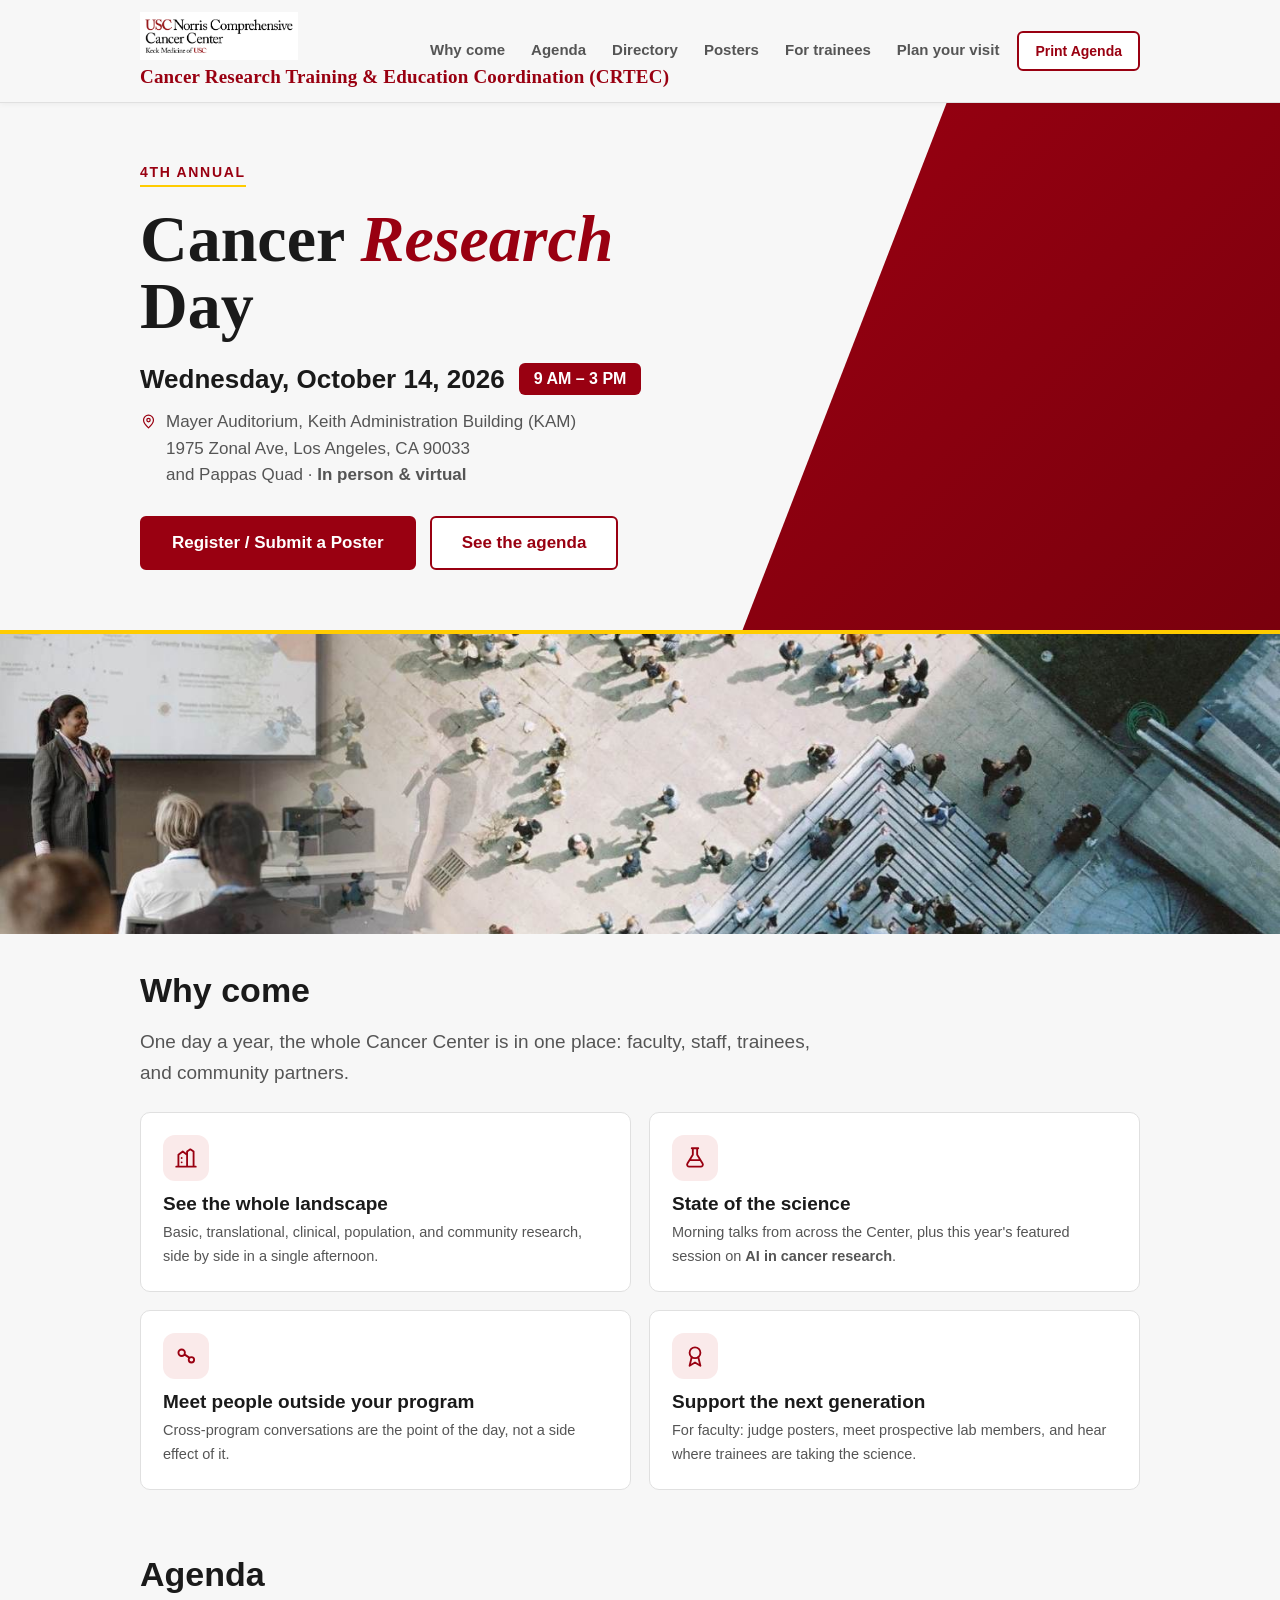
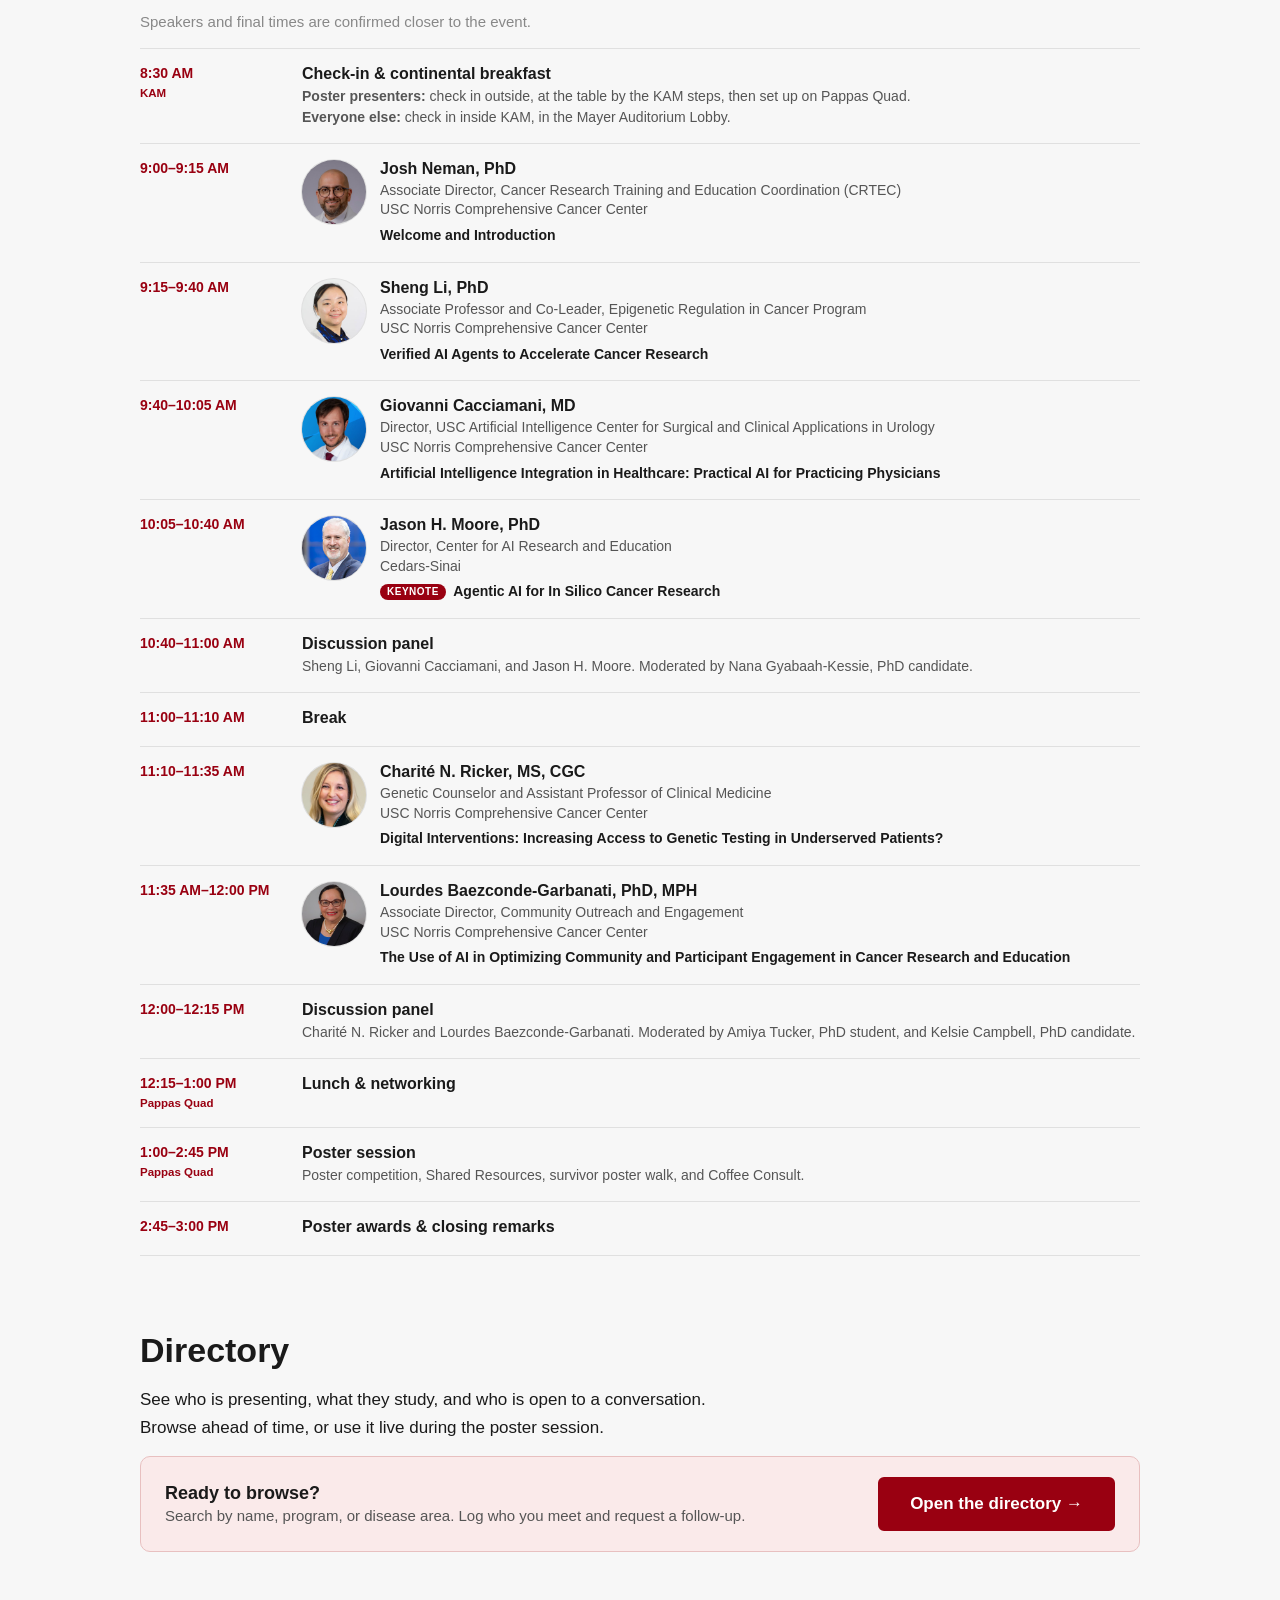
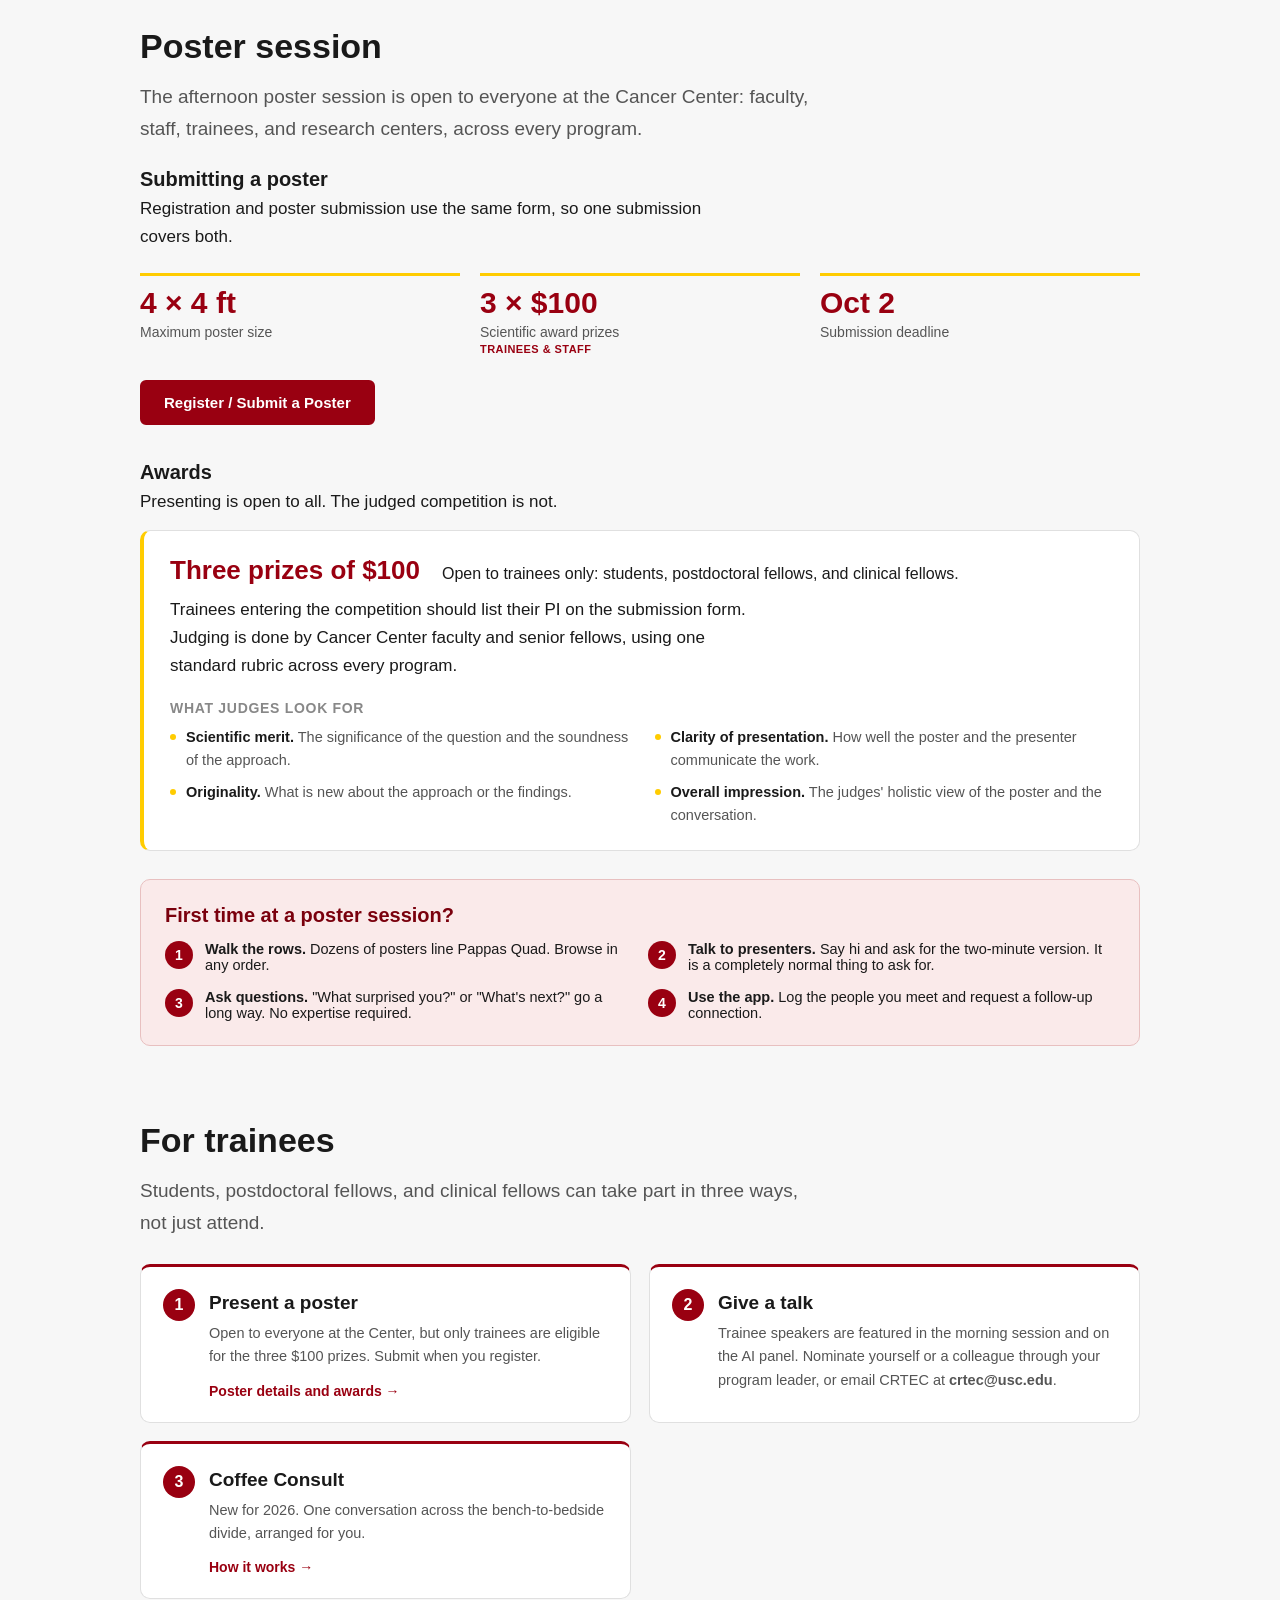
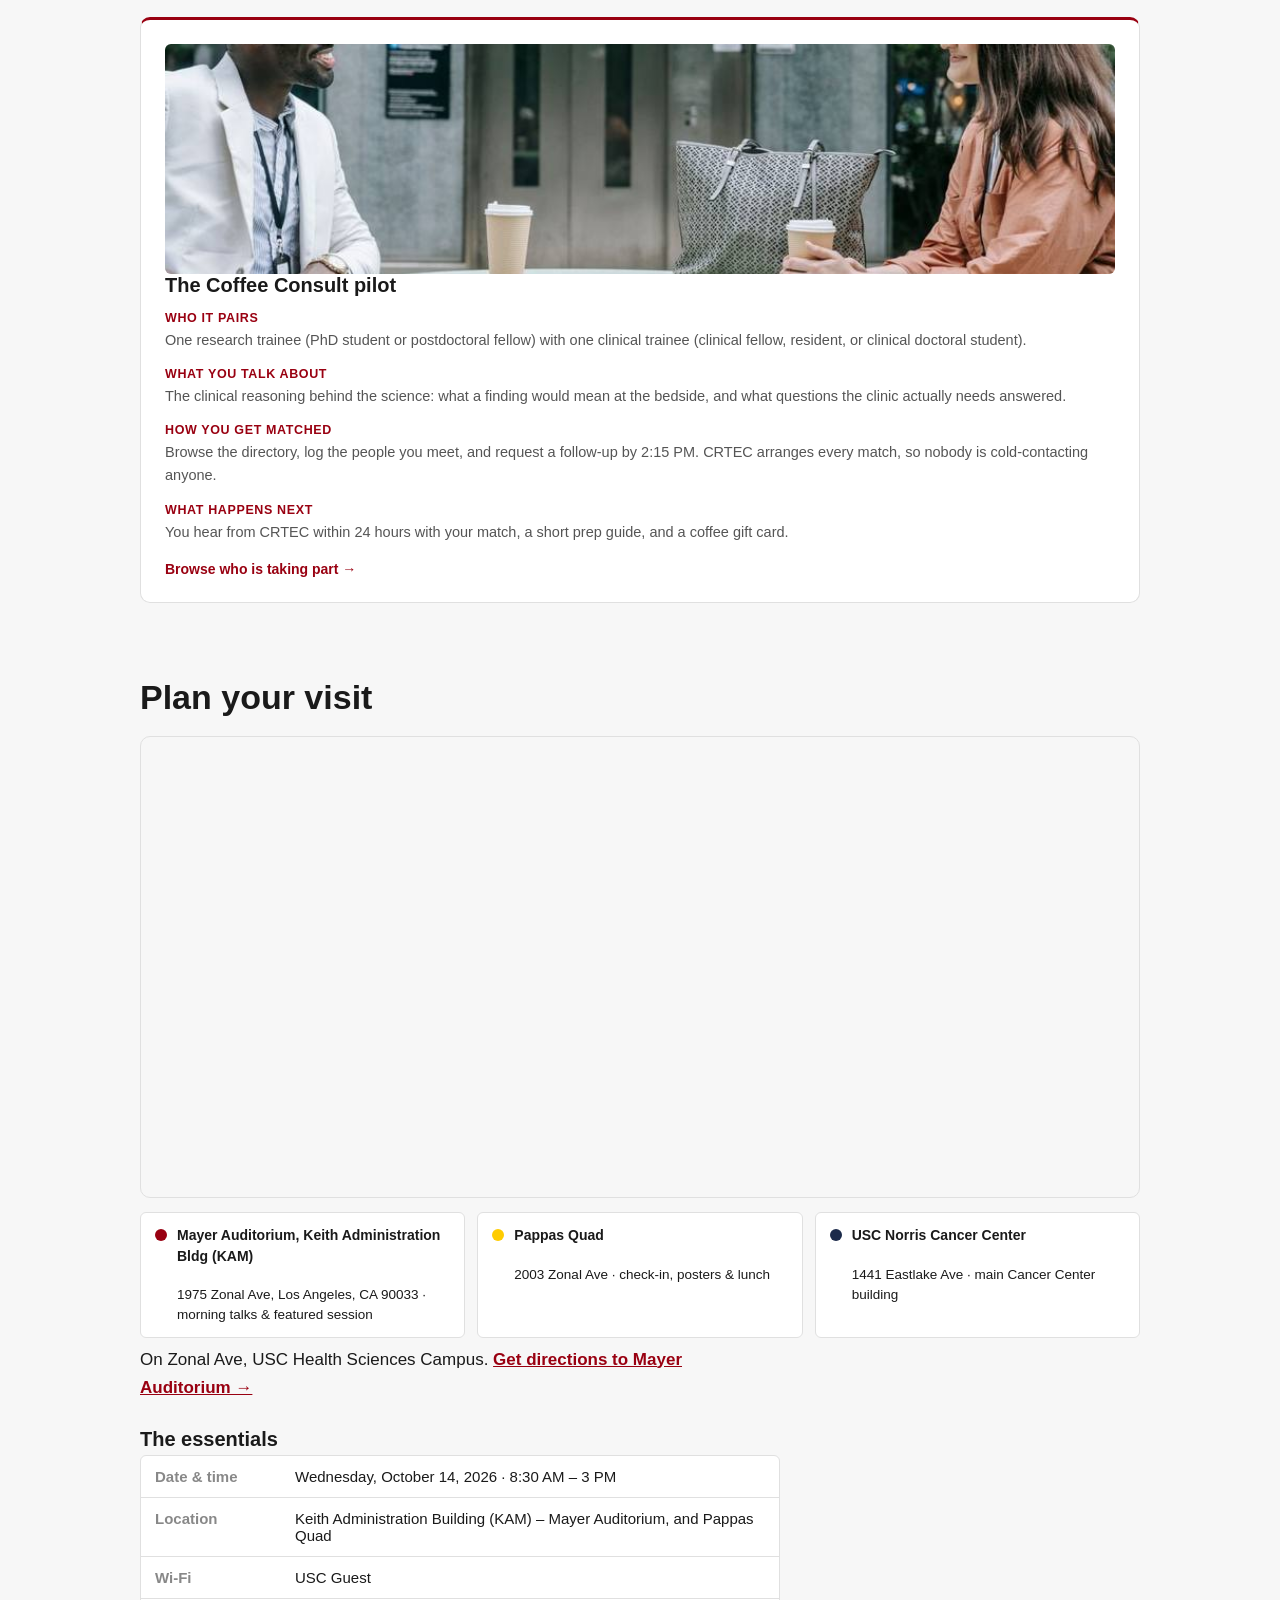
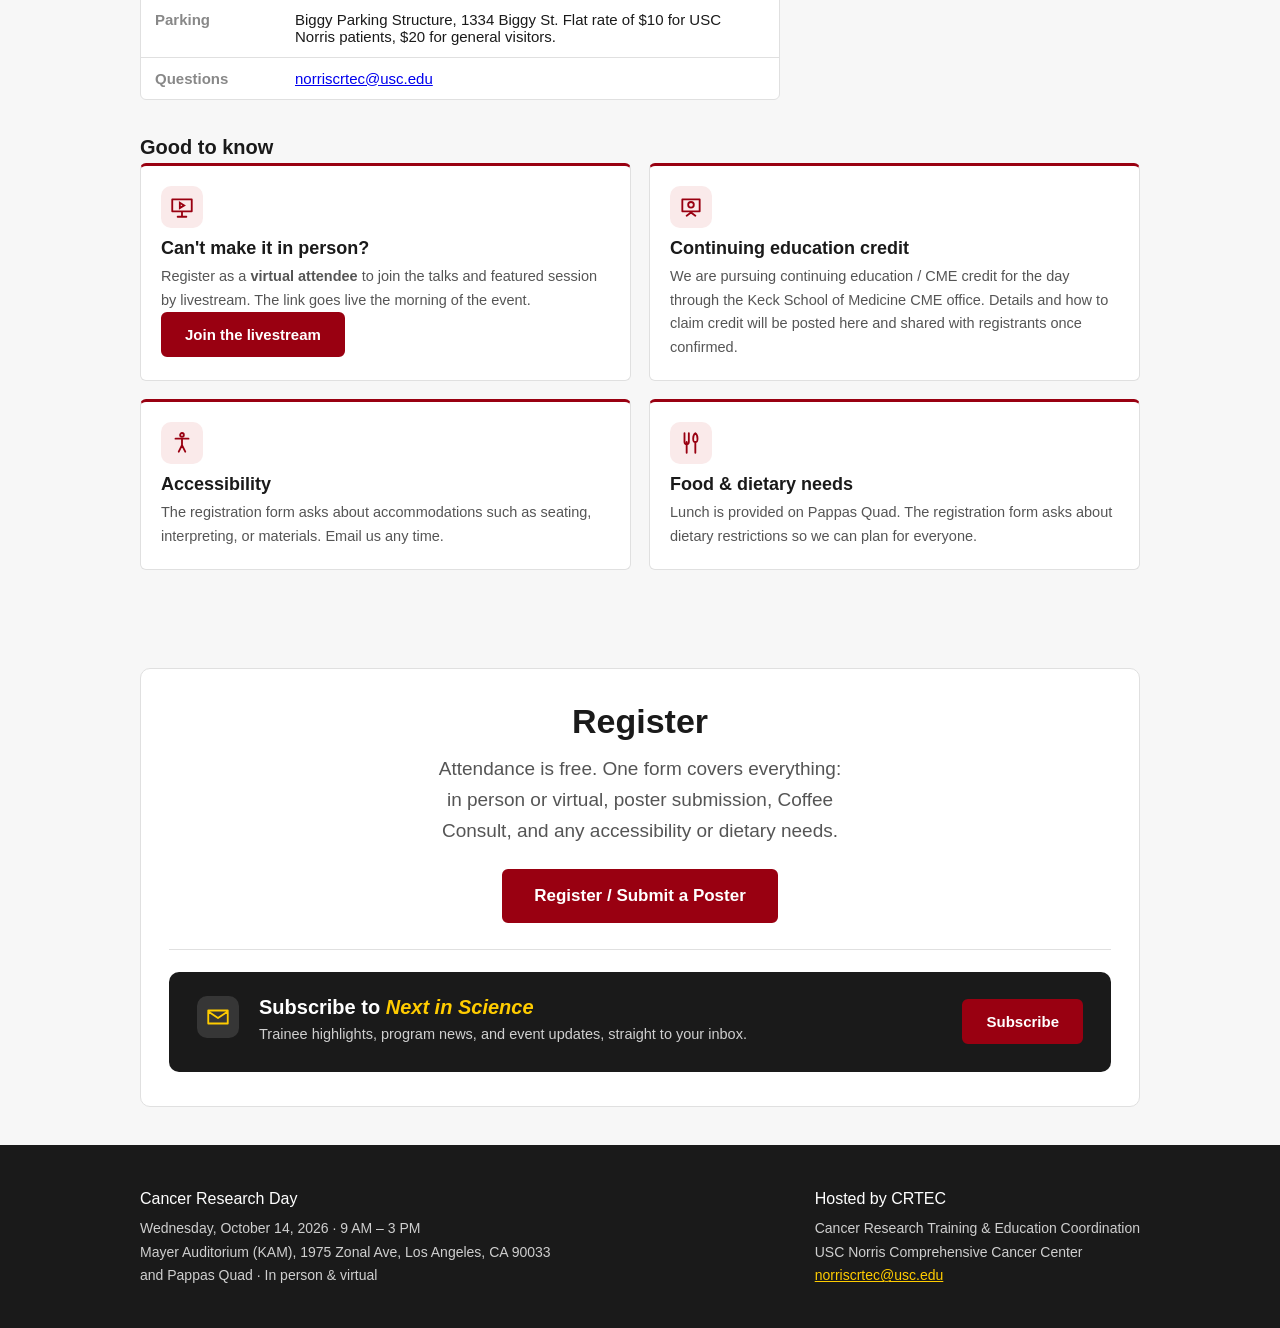
<file: index (2).html>
<!DOCTYPE html>
<html lang="en">
<head>
<meta charset="UTF-8">
<meta name="viewport" content="width=device-width, initial-scale=1.0">
<title>Cancer Research Day 2026 · USC Norris Comprehensive Cancer Center</title>
<meta name="description" content="4th Annual Cancer Research Day at USC Norris. Wednesday, October 14, 2026. Hosted by Cancer Research Training &amp; Education Coordination (CRTEC). Talks, an AI featured session, a poster session open to the whole Cancer Center, and Coffee Consult connections. In person and virtual.">
<meta http-equiv="Cache-Control" content="no-cache, no-store, must-revalidate">
<link rel="stylesheet" href="style.css?v=29">
</head>
<body>

<!-- Inline icon sprite (reused across the page) -->
<svg width="0" height="0" style="position:absolute" aria-hidden="true">
  <symbol id="i-landscape" viewBox="0 0 24 24"><path fill="none" stroke="currentColor" stroke-width="1.7" stroke-linecap="round" stroke-linejoin="round" d="M3 20h18M5 20V9l4-3 4 3M13 20V6l3-2 3 2v14M8 12v0M8 16v0"/></symbol>
  <symbol id="i-science" viewBox="0 0 24 24"><path fill="none" stroke="currentColor" stroke-width="1.7" stroke-linecap="round" stroke-linejoin="round" d="M9 3h6M10 3v6l-5 8a2 2 0 0 0 2 3h10a2 2 0 0 0 2-3l-5-8V3M7.5 14h9"/></symbol>
  <symbol id="i-connect" viewBox="0 0 24 24"><path fill="none" stroke="currentColor" stroke-width="1.7" stroke-linecap="round" stroke-linejoin="round" d="M8 12a3 3 0 1 0 0-6 3 3 0 0 0 0 6ZM17 18a2.5 2.5 0 1 0 0-5 2.5 2.5 0 0 0 0 5ZM10.5 10.5l4.5 3"/></symbol>
  <symbol id="i-poster" viewBox="0 0 24 24"><path fill="none" stroke="currentColor" stroke-width="1.7" stroke-linecap="round" stroke-linejoin="round" d="M5 3h14v14H5zM8 7h8M8 10h8M8 13h5M9 17v4M15 17v4"/></symbol>
  <symbol id="i-pin" viewBox="0 0 24 24"><path fill="none" stroke="currentColor" stroke-width="1.7" stroke-linecap="round" stroke-linejoin="round" d="M12 21s7-6.2 7-11a7 7 0 1 0-14 0c0 4.8 7 11 7 11Z"/><circle cx="12" cy="10" r="2.4" fill="none" stroke="currentColor" stroke-width="1.7"/></symbol>
  <symbol id="i-virtual" viewBox="0 0 24 24"><path fill="none" stroke="currentColor" stroke-width="1.7" stroke-linecap="round" stroke-linejoin="round" d="M3 5h18v11H3zM8 21h8M12 16v5"/><path fill="none" stroke="currentColor" stroke-width="1.7" d="m10 8 4 2.5-4 2.5z"/></symbol>
  <symbol id="i-ce" viewBox="0 0 24 24"><path fill="none" stroke="currentColor" stroke-width="1.7" stroke-linecap="round" stroke-linejoin="round" d="M4 5h16v11H4zM8 20l4-3 4 3"/><circle cx="12" cy="10" r="2.6" fill="none" stroke="currentColor" stroke-width="1.7"/></symbol>
  <symbol id="i-access" viewBox="0 0 24 24"><circle cx="12" cy="4.5" r="1.7" fill="none" stroke="currentColor" stroke-width="1.7"/><path fill="none" stroke="currentColor" stroke-width="1.7" stroke-linecap="round" stroke-linejoin="round" d="M6 8h12M12 8v6M12 14l-3 6M12 14l3 6"/></symbol>
  <symbol id="i-diet" viewBox="0 0 24 24"><path fill="none" stroke="currentColor" stroke-width="1.7" stroke-linecap="round" stroke-linejoin="round" d="M6 3v8a2 2 0 0 0 4 0V3M8 11v10M16 3c-1.5 1-2 3-2 5s0 3 2 3 2-1 2-3-.5-4-2-5ZM16 11v10"/></symbol>
  <symbol id="i-mail" viewBox="0 0 24 24"><path fill="none" stroke="currentColor" stroke-width="1.7" stroke-linecap="round" stroke-linejoin="round" d="M3 6h18v12H3zM3 7l9 6 9-6"/></symbol>
  <symbol id="i-award" viewBox="0 0 24 24"><circle cx="12" cy="9" r="5" fill="none" stroke="currentColor" stroke-width="1.7"/><path fill="none" stroke="currentColor" stroke-width="1.7" stroke-linecap="round" stroke-linejoin="round" d="m9 13-2 8 5-3 5 3-2-8"/></symbol>
  <symbol id="i-camera" viewBox="0 0 24 24"><path fill="none" stroke="currentColor" stroke-width="1.7" stroke-linecap="round" stroke-linejoin="round" d="M4 8h3l2-2.5h6L17 8h3a1 1 0 0 1 1 1v9a1 1 0 0 1-1 1H4a1 1 0 0 1-1-1V9a1 1 0 0 1 1-1Z"/><circle cx="12" cy="13" r="3.6" fill="none" stroke="currentColor" stroke-width="1.7"/></symbol>
</svg>

<!-- ══ TOP NAV (both modes) ══ -->
<header class="site-nav" id="site-nav">
  <div class="nav-inner">
    <a class="brand" href="#top" onclick="return goToSection('top')" aria-label="USC Norris Comprehensive Cancer Center, Cancer Research Training &amp; Education Coordination">
      <img class="brand-logo" src="assets/logo/uscnorrislogo.jpg" alt="USC Norris Comprehensive Cancer Center" onerror="this.style.display='none'; this.nextElementSibling.style.display='flex'">
      <span class="brand-lock" style="display:none">
        <span class="brand-line1"><span class="brand-usc">USC</span> Norris</span>
        <span class="brand-line2">Comprehensive Cancer Center</span>
      </span>
      <span class="brand-crtec">Cancer Research Training &amp; Education Coordination (CRTEC)</span>
    </a>
    <nav class="nav-links" id="nav-links">
      <a href="#why" onclick="return goToSection('why')">Why come</a>
      <a href="#agenda" onclick="return goToSection('agenda')">Agenda</a>
      <a href="#directory" onclick="return goToSection('directory')">Directory</a>
      <a href="#posters" onclick="return goToSection('posters')">Posters</a>
      <a href="#trainees" onclick="return goToSection('trainees')">For trainees</a>
      <a href="#visit" onclick="return goToSection('visit')">Plan your visit</a>
    </nav>
    <div class="nav-actions">
      <button class="btn-outline btn-print" onclick="window.print()">Print Agenda</button>
    </div>
  </div>
</header>

<!-- ══════════ PROGRAM MODE (landing / print target) ══════════ -->
<main id="program-mode">
  <a id="top"></a>

  <section class="hero">
    <div class="hero-inner">
      <div class="hero-eyebrow">4th Annual</div>
      <h1 class="hero-title">Cancer <em>Research</em> Day</h1>
      <div class="hero-datebar">
        <span class="hero-date">Wednesday, October 14, 2026</span>
        <span class="hero-time">9 AM – 3 PM</span>
      </div>
      <p class="hero-loc"><svg class="ico ico-sm"><use href="#i-pin"/></svg><span>Mayer Auditorium, Keith Administration Building (KAM)<br>1975 Zonal Ave, Los Angeles, CA 90033<br>and Pappas Quad · <strong>In person &amp; virtual</strong></span></p>
      <div class="hero-cta">
        <button class="btn-solid btn-lg" onclick="registerNow()">Register / Submit a Poster</button>
        <a class="btn-outline btn-lg" href="#agenda" onclick="return goToSection('agenda')">See the agenda</a>
      </div>
    </div>
  </section>

  <!-- BANNER (image is embedded in style.css) -->
  <div class="banner-band" role="img" aria-label="Cancer Research Day at USC Norris: a researcher presenting a talk, and an aerial view of the outdoor poster session on Pappas Quad"></div>

  <!-- WHY COME -->
  <section class="band" id="why">
    <div class="band-inner">
      <h2>Why come</h2>
      <p class="lead">One day a year, the whole Cancer Center is in one place: faculty, staff, trainees, and community partners.</p>
      <div class="why-grid">
        <div class="why-card"><span class="why-ico"><svg class="ico"><use href="#i-landscape"/></svg></span><h3>See the whole landscape</h3><p>Basic, translational, clinical, population, and community research, side by side in a single afternoon.</p></div>
        <div class="why-card"><span class="why-ico"><svg class="ico"><use href="#i-science"/></svg></span><h3>State of the science</h3><p>Morning talks from across the Center, plus this year's featured session on <strong>AI in cancer research</strong>.</p></div>
        <div class="why-card"><span class="why-ico"><svg class="ico"><use href="#i-connect"/></svg></span><h3>Meet people outside your program</h3><p>Cross-program conversations are the point of the day, not a side effect of it.</p></div>
        <div class="why-card"><span class="why-ico"><svg class="ico"><use href="#i-award"/></svg></span><h3>Support the next generation</h3><p>For faculty: judge posters, meet prospective lab members, and hear where trainees are taking the science.</p></div>
      </div>
    </div>
  </section>

  <!-- AGENDA -->
  <section class="band alt" id="agenda">
    <div class="band-inner">
      <h2>Agenda</h2>
      <p class="muted">Speakers and final times are confirmed closer to the event.</p>
      <div id="program-agenda" class="agenda-print-list"></div>
    </div>
  </section>

  <!-- DIRECTORY -->
  <section class="band" id="directory">
    <div class="band-inner">
      <h2>Directory</h2>
      <p>See who is presenting, what they study, and who is open to a conversation. Browse ahead of time, or use it live during the poster session.</p>
      <div class="connect-callout">
        <div>
          <strong>Ready to browse?</strong>
          <span>Search by name, program, or disease area. Log who you meet and request a follow-up.</span>
        </div>
        <button class="btn-solid btn-lg" onclick="openDirectory()">Open the directory →</button>
      </div>
    </div>
  </section>

  <!-- POSTERS -->
  <section class="band" id="posters">
    <div class="band-inner">
      <h2>Poster session</h2>
      <p class="lead">The afternoon poster session is open to everyone at the Cancer Center: faculty, staff, trainees, and research centers, across every program.</p>

      <h3 class="sub-head">Submitting a poster</h3>
      <p class="sub-note">Registration and poster submission use the same form, so one submission covers both.</p>
      <div id="program-posters" class="fact-row"></div>
      <button class="btn-solid" onclick="registerNow()">Register / Submit a Poster</button>

      <h3 class="sub-head">Awards</h3>
      <p class="sub-note">Presenting is open to all. The judged competition is not.</p>
      <div class="awards">
        <div class="awards-lead">
          <span class="awards-prize">Three prizes of $100</span>
          <span class="awards-who">Open to trainees only: students, postdoctoral fellows, and clinical fellows.</span>
        </div>
        <p class="sub-note" style="margin:10px 0 0">Trainees entering the competition should list their PI on the submission form. Judging is done by Cancer Center faculty and senior fellows, using one standard rubric across every program.</p>
        <h4>What judges look for</h4>
        <ul class="criteria">
          <li><strong>Scientific merit.</strong> The significance of the question and the soundness of the approach.</li>
          <li><strong>Clarity of presentation.</strong> How well the poster and the presenter communicate the work.</li>
          <li><strong>Originality.</strong> What is new about the approach or the findings.</li>
          <li><strong>Overall impression.</strong> The judges' holistic view of the poster and the conversation.</li>
        </ul>
      </div>

      <div class="primer" id="poster-primer">
        <h3>First time at a poster session?</h3>
        <div class="primer-steps">
          <div class="primer-step"><span class="primer-num">1</span><div><strong>Walk the rows.</strong> Dozens of posters line Pappas Quad. Browse in any order.</div></div>
          <div class="primer-step"><span class="primer-num">2</span><div><strong>Talk to presenters.</strong> Say hi and ask for the two-minute version. It is a completely normal thing to ask for.</div></div>
          <div class="primer-step"><span class="primer-num">3</span><div><strong>Ask questions.</strong> "What surprised you?" or "What's next?" go a long way. No expertise required.</div></div>
          <div class="primer-step"><span class="primer-num">4</span><div><strong>Use the app.</strong> Log the people you meet and request a follow-up connection.</div></div>
        </div>
      </div>
    </div>
  </section>

  <!-- FOR TRAINEES -->
  <section class="band alt" id="trainees">
    <div class="band-inner">
      <h2>For trainees</h2>
      <p class="lead">Students, postdoctoral fellows, and clinical fellows can take part in three ways, not just attend.</p>

      <div class="ways-grid">
        <div class="way-card">
          <span class="way-num">1</span>
          <div>
            <h3>Present a poster</h3>
            <p>Open to everyone at the Center, but only trainees are eligible for the three $100 prizes. Submit when you register.</p>
            <a class="way-link" href="#posters" onclick="return goToSection('posters')">Poster details and awards →</a>
          </div>
        </div>
        <div class="way-card">
          <span class="way-num">2</span>
          <div>
            <h3>Give a talk</h3>
            <p>Trainee speakers are featured in the morning session and on the AI panel. Nominate yourself or a colleague through your program leader, or email CRTEC at <strong>crtec@usc.edu</strong>.</p>
          </div>
        </div>
        <div class="way-card">
          <span class="way-num">3</span>
          <div>
            <h3>Coffee Consult</h3>
            <p>New for 2026. One conversation across the bench-to-bedside divide, arranged for you.</p>
            <a class="way-link" href="#coffee" onclick="return goToSection('coffee')">How it works →</a>
          </div>
        </div>
      </div>

      <div class="coffee-block" id="coffee">
        <div class="trainee-figure" role="img" aria-label="Two trainees talking over coffee at an outdoor table during a Coffee Consult"></div>
        <div class="coffee-copy">
          <h3>The Coffee Consult pilot</h3>
          <dl class="cc-list">
            <dt>Who it pairs</dt>
            <dd>One research trainee (PhD student or postdoctoral fellow) with one clinical trainee (clinical fellow, resident, or clinical doctoral student).</dd>
            <dt>What you talk about</dt>
            <dd>The clinical reasoning behind the science: what a finding would mean at the bedside, and what questions the clinic actually needs answered.</dd>
            <dt>How you get matched</dt>
            <dd>Browse the directory, log the people you meet, and request a follow-up by 2:15 PM. CRTEC arranges every match, so nobody is cold-contacting anyone.</dd>
            <dt>What happens next</dt>
            <dd>You hear from CRTEC within 24 hours with your match, a short prep guide, and a coffee gift card.</dd>
          </dl>
          <a class="way-link" href="#directory" onclick="return goToSection('directory')">Browse who is taking part →</a>
        </div>
      </div>
    </div>
  </section>

  <!-- PLAN YOUR VISIT -->
  <section class="band" id="visit">
    <div class="band-inner">
      <h2>Plan your visit</h2>

      <div class="visit-map-wrap">
        <div class="visit-map-embed">
          <iframe src="https://www.google.com/maps?q=Keith+Administration+Building+Mayer+Auditorium,+1975+Zonal+Ave,+Los+Angeles,+CA+90033&output=embed" loading="lazy" allowfullscreen title="Map of USC Health Sciences Campus: Mayer Auditorium, Pappas Quad, and USC Norris Cancer Center"></iframe>
        </div>
        <div class="map-legend">
          <a class="map-legend-item" href="https://www.google.com/maps/search/?api=1&query=Keith+Administration+Building+Mayer+Auditorium+USC,+1975+Zonal+Ave,+Los+Angeles,+CA+90033" target="_blank" rel="noopener">
            <span class="map-legend-dot map-dot-a"></span>
            <span><strong>Mayer Auditorium, Keith Administration Bldg (KAM)</strong><br>1975 Zonal Ave, Los Angeles, CA 90033 · morning talks &amp; featured session</span>
          </a>
          <a class="map-legend-item" href="https://www.google.com/maps/search/?api=1&query=Pappas+Quad+USC,+2003+Zonal+Ave,+Los+Angeles,+CA+90033" target="_blank" rel="noopener">
            <span class="map-legend-dot map-dot-b"></span>
            <span><strong>Pappas Quad</strong><br>2003 Zonal Ave · check-in, posters &amp; lunch</span>
          </a>
          <a class="map-legend-item" href="https://www.google.com/maps/search/?api=1&query=USC+Norris+Comprehensive+Cancer+Center,+1441+Eastlake+Ave,+Los+Angeles,+CA+90033" target="_blank" rel="noopener">
            <span class="map-legend-dot map-dot-c"></span>
            <span><strong>USC Norris Cancer Center</strong><br>1441 Eastlake Ave · main Cancer Center building</span>
          </a>
        </div>
        <p class="map-note">On Zonal Ave, USC Health Sciences Campus. <a href="https://www.google.com/maps/dir/?api=1&destination=1975+Zonal+Ave,+Los+Angeles,+CA+90033" target="_blank" rel="noopener">Get directions to Mayer Auditorium →</a></p>
      </div>

      <h3 class="sub-head">The essentials</h3>
      <div id="program-info" class="info-list"></div>

      <h3 class="sub-head">Good to know</h3>
      <div class="visit-grid">
        <div class="visit-card">
          <span class="visit-ico"><svg class="ico"><use href="#i-virtual"/></svg></span>
          <h3>Can't make it in person?</h3>
          <p>Register as a <strong>virtual attendee</strong> to join the talks and featured session by livestream. The link goes live the morning of the event.</p>
          <button class="btn-solid" onclick="joinLivestream()">Join the livestream</button>
        </div>
        <div class="visit-card">
          <span class="visit-ico"><svg class="ico"><use href="#i-ce"/></svg></span>
          <h3>Continuing education credit</h3>
          <p id="ce-note">We are pursuing continuing education / CME credit for the day through the Keck School of Medicine CME office. Details and how to claim credit will be posted here and shared with registrants once confirmed.</p>
        </div>
        <div class="visit-card">
          <span class="visit-ico"><svg class="ico"><use href="#i-access"/></svg></span>
          <h3>Accessibility</h3>
          <p>The registration form asks about accommodations such as seating, interpreting, or materials. Email us any time.</p>
        </div>
        <div class="visit-card">
          <span class="visit-ico"><svg class="ico"><use href="#i-diet"/></svg></span>
          <h3>Food &amp; dietary needs</h3>
          <p>Lunch is provided on Pappas Quad. The registration form asks about dietary restrictions so we can plan for everyone.</p>
        </div>
      </div>
    </div>
  </section>

  <!-- REGISTER + NEWSLETTER (one closing unit) -->
  <section class="band alt" id="register">
    <div class="band-inner">
      <div class="closing-card">
        <h2>Register</h2>
        <p class="lead">Attendance is free. One form covers everything: in person or virtual, poster submission, Coffee Consult, and any accessibility or dietary needs.</p>
        <button class="btn-solid btn-lg" onclick="registerNow()">Register / Submit a Poster</button>
        <p class="fineprint" id="reg-fallback"></p>

        <div class="closing-sub" id="newsletter">
          <div class="newsletter-callout">
            <span class="visit-ico"><svg class="ico"><use href="#i-mail"/></svg></span>
            <div class="newsletter-text">
              <h3>Subscribe to <em>Next in Science</em></h3>
              <p>Trainee highlights, program news, and event updates, straight to your inbox.</p>
            </div>
            <a class="btn-solid" id="newsletter-btn" href="[[NEWSLETTER_LINK]]" target="_blank">Subscribe</a>
          </div>
        </div>
      </div>
    </div>
  </section>

  <footer class="site-footer">
    <div class="footer-inner">
      <div>
        <div class="footer-title">Cancer Research Day</div>
        Wednesday, October 14, 2026 · 9 AM – 3 PM<br>
        Mayer Auditorium (KAM), 1975 Zonal Ave, Los Angeles, CA 90033<br>
        and Pappas Quad · In person &amp; virtual
      </div>
      <div>
        <div class="footer-title">Hosted by CRTEC</div>
        Cancer Research Training &amp; Education Coordination<br>
        USC Norris Comprehensive Cancer Center<br>
        <a id="footer-contact" href="mailto:crtec@usc.edu">crtec@usc.edu</a>
      </div>
    </div>
  </footer>
</main>

<!-- ══════════ DIRECTORY MODE (interactive app) ══════════ -->
<div id="app-mode" class="app-hidden">

  <div class="appbar">
    <button class="appbar-back" onclick="backToProgram()">← Back to program</button>
    <span class="appbar-title">Directory</span>
    <span class="appbar-role" id="header-role-row" style="display:none">
      <span class="header-role-chip" id="header-role-chip"></span>
      <button class="header-role-switch" onclick="switchRole()">Not you?</button>
    </span>
  </div>

  <!-- IDENTITY -->
  <div id="identity-screen" class="screen">
    <div class="identity-card">
      <div class="identity-icon">👋</div>
      <h2>Quick question: who are you?</h2>
      <p>This lets us log the people you meet today and set up your follow-up connections. You only do this once.</p>
      <div class="field-row">
        <label>Your name</label>
        <input type="text" id="user-name" placeholder="First Last" autocomplete="name">
      </div>
      <div class="field-row">
        <label>Your role</label>
        <select id="user-role" onchange="onRoleChange()">
          <option value="" selected disabled>Select your role</option>
          <option value="Undergraduate Student">Undergraduate Student</option>
          <option value="PhD Student">PhD Student</option>
          <option value="Master's Student">Master's Student</option>
          <option value="Postdoctoral Fellow">Postdoctoral Fellow</option>
          <option value="Clinical Fellow / Resident">Clinical Fellow / Resident</option>
          <option value="Faculty">Faculty</option>
          <option value="Community Member">Community Member</option>
          <option value="Staff / Other">Staff / Other</option>
          <option value="Attendee">General Attendee</option>
        </select>
      </div>
      <div class="field-row" id="program-row" style="display:none">
        <label id="program-label">Program</label>
        <select id="user-program"><option value="" selected disabled>Select your program</option></select>
      </div>
      <div class="field-row" id="program-other-row" style="display:none">
        <label id="program-other-label">Please specify</label>
        <input type="text" id="user-program-other" placeholder="Your program or department (optional)">
      </div>
      <button class="btn-primary" onclick="saveIdentity()">Continue →</button>
      <button class="btn-text" onclick="backToProgram()">Just browsing, skip for now</button>
    </div>
  </div>

  <!-- DIRECTORY -->
  <div id="directory-screen" class="screen">
    <div class="search-filter-bar">
      <input type="search" id="search-input" placeholder="Search name, title, disease area…" oninput="filterDirectory()" autocomplete="off">
      <button class="filter-toggle-btn" id="filter-toggle" onclick="openFilterPanel()">
        <span class="filter-icon">⊞</span><span id="filter-toggle-label">Filter</span>
      </button>
    </div>
    <div class="results-count" id="results-count"></div>
    <div class="card-list" id="directory-list"><div class="loading-state">Loading participants…</div></div>
  </div>

  <!-- FILTER PANEL -->
  <div id="filter-panel" class="filter-panel" style="display:none">
    <div class="filter-panel-header">
      <button class="filter-close" onclick="closeFilterPanel()">✕</button>
      <span class="filter-panel-title">Filter participants</span>
      <button class="filter-clear" onclick="clearAllFilters()">Clear all</button>
    </div>
    <div class="filter-panel-body">
      <div class="filter-section"><div class="filter-section-label">Role</div><div class="filter-option-grid" id="role-options"></div></div>
      <div class="filter-section"><div class="filter-section-label">Research Program</div><div class="filter-option-grid" id="program-options"></div></div>
      <div class="filter-section"><div class="filter-section-label">Disease / Focus Area</div><div class="filter-option-grid" id="disease-options"></div></div>
      <div class="filter-section"><div class="filter-section-label">Clinical Input</div><div class="filter-option-grid" id="clinical-options">
        <button class="foption" data-group="clinical" data-val="true" onclick="toggleFilter(this)">Open to clinical input</button>
      </div></div>
    </div>
    <div class="filter-panel-footer"><button class="btn-primary" onclick="applyFilters()">Show results</button></div>
  </div>

  <!-- PROFILE -->
  <div id="profile-screen" class="screen">
    <button class="back-btn" onclick="showView('directory')">← Directory</button>
    <div id="profile-content"></div>
  </div>

  <!-- MY LIST -->
  <div id="mylist-screen" class="screen">
    <button class="back-btn" onclick="showView('directory')">← Directory</button>
    <div class="mylist-header">
      <h2>My Connections</h2>
      <p id="mylist-sub">People you talked to today. Select up to 2 for a follow-up. CRTEC will coordinate.</p>
    </div>
    <div id="mylist-content"></div>
    <div id="mylist-empty" class="empty-state" style="display:none">
      <div class="empty-icon">☕</div>
      <p>No conversations logged yet. Tap "I talked to this person" on any profile to add them here.</p>
      <button class="btn-secondary" onclick="showView('directory')">Browse the directory</button>
    </div>
    <div id="submit-wrap" style="display:none">
      <button class="btn-primary" id="submit-btn" onclick="submitCoffeeConsult()">Submit connection requests</button>
      <p class="submit-note">You'll hear from CRTEC within 24 hours with a prep guide and gift card.</p>
    </div>
  </div>

  <!-- BOTTOM NAV -->
  <nav class="bottom-nav" id="bottom-nav">
    <button class="nav-btn" id="nav-program" onclick="backToProgram()"><span class="nav-icon">📋</span><span>Program</span></button>
    <button class="nav-btn active" id="nav-directory" onclick="showView('directory')"><span class="nav-icon">🔍</span><span>Directory</span></button>
    <button class="nav-btn" id="nav-mylist" onclick="showView('mylist')"><span class="nav-icon">👥</span><span>My List <span id="nav-count" class="nav-badge" style="display:none">0</span></span></button>
  </nav>
  <button class="my-list-btn" id="mylist-header-btn" style="display:none" onclick="showView('mylist')">👥 My List <span class="list-count" id="list-count-badge">0</span></button>
</div>

<script src="config.js?v=29"></script>
<script src="data.js?v=29"></script>
<script src="app.js?v=29"></script>
</body>
</html>
</file>
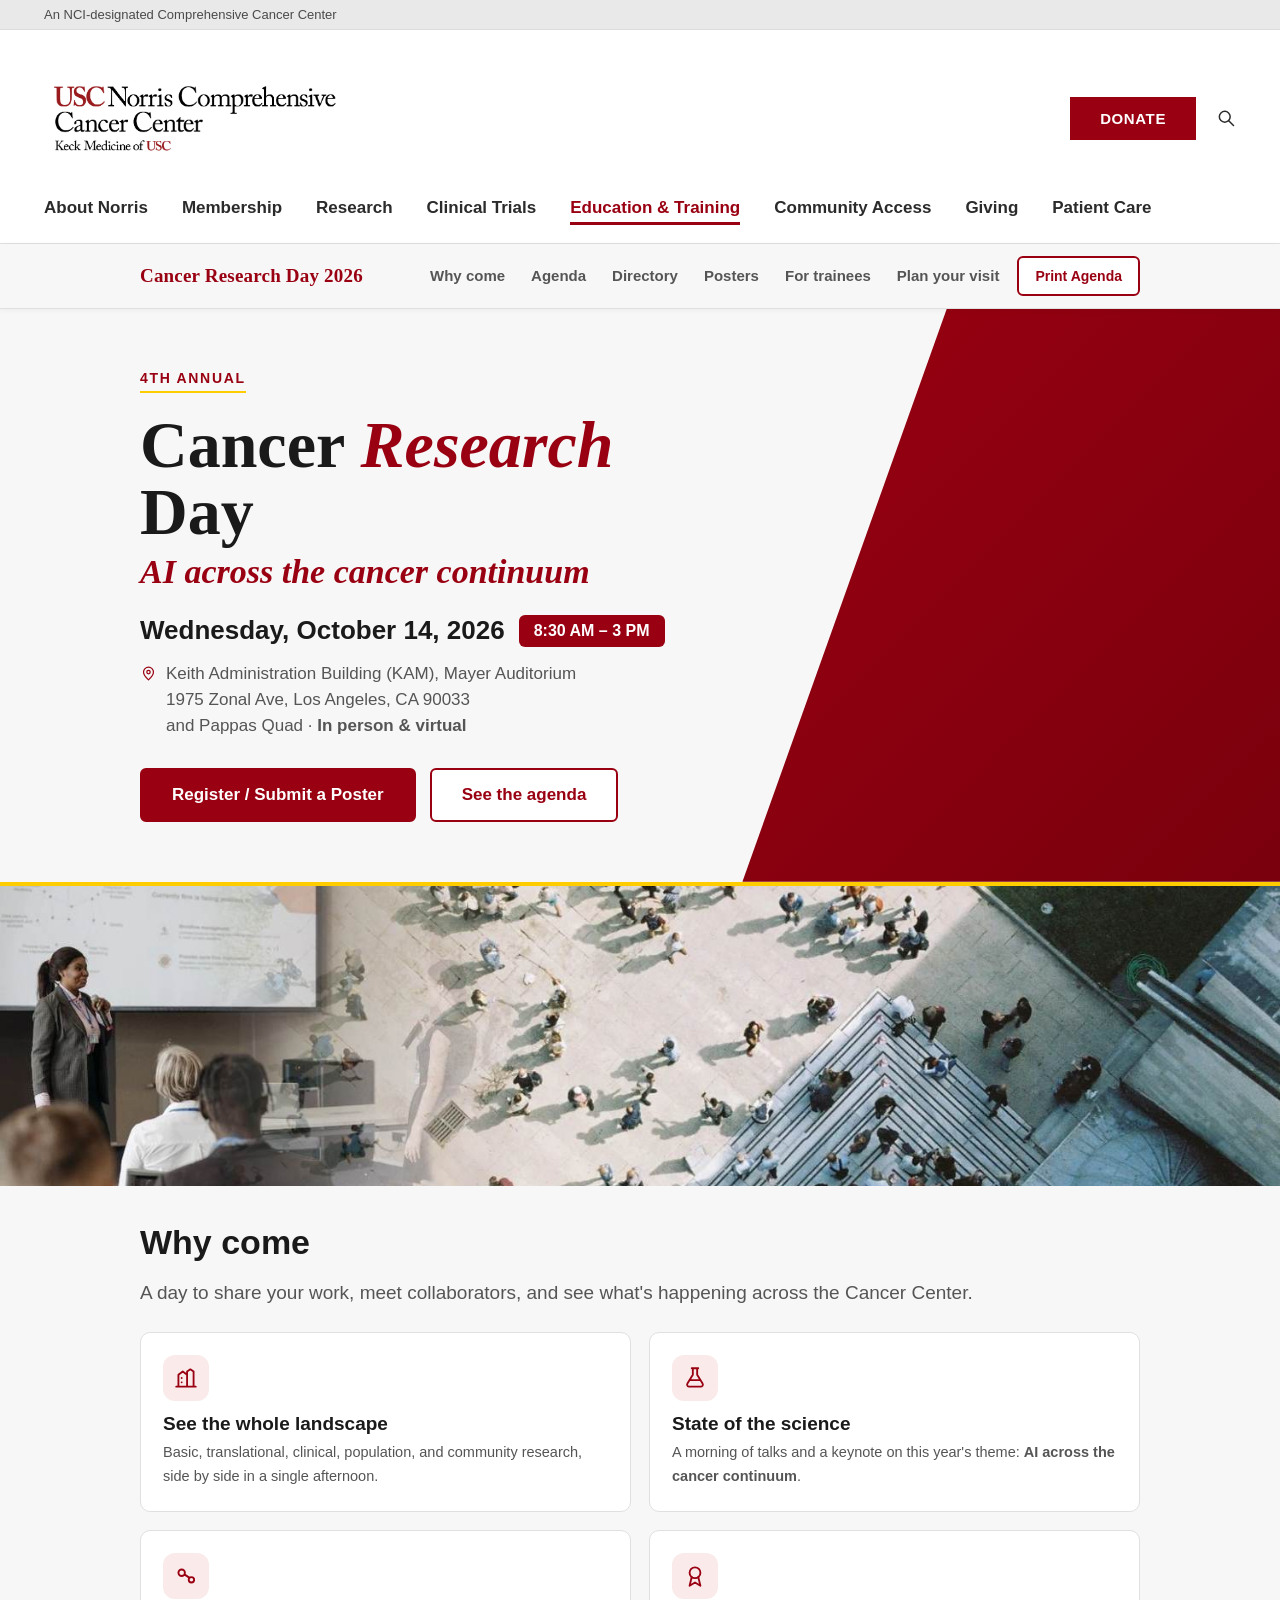
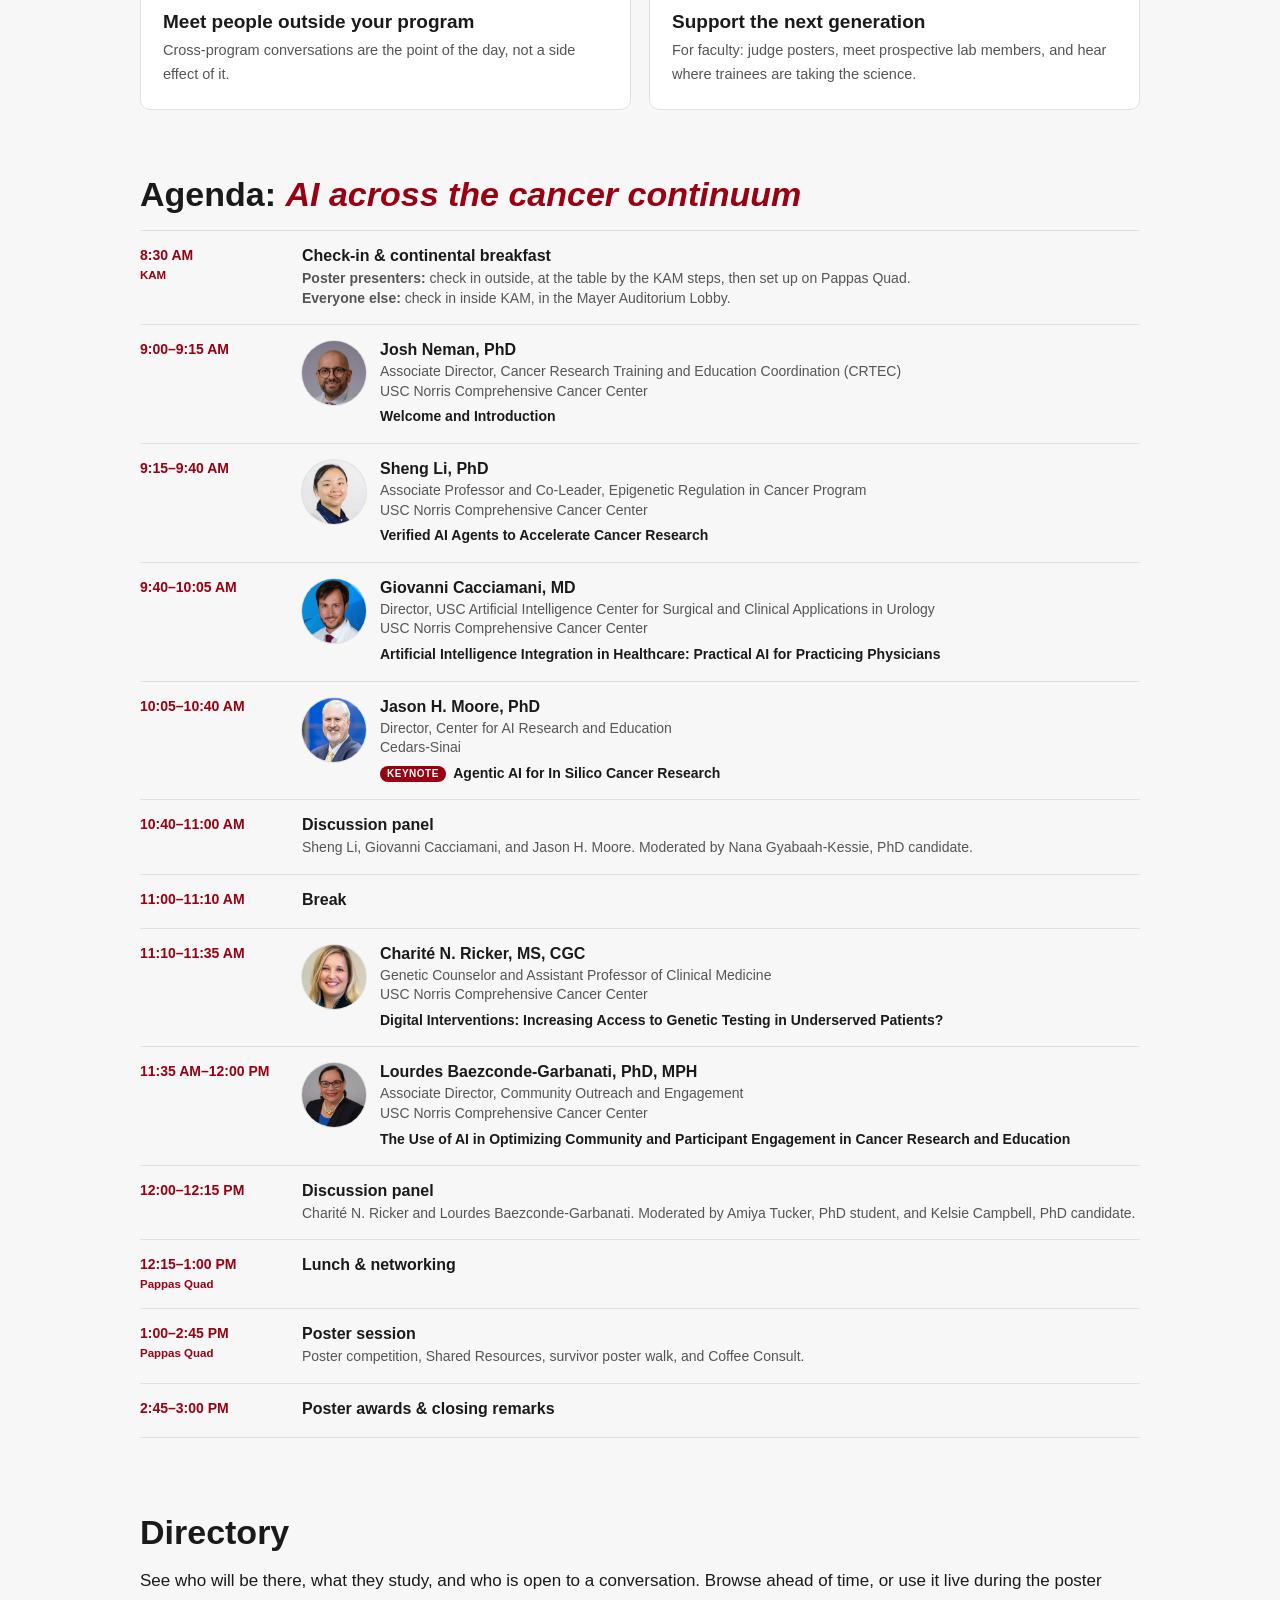
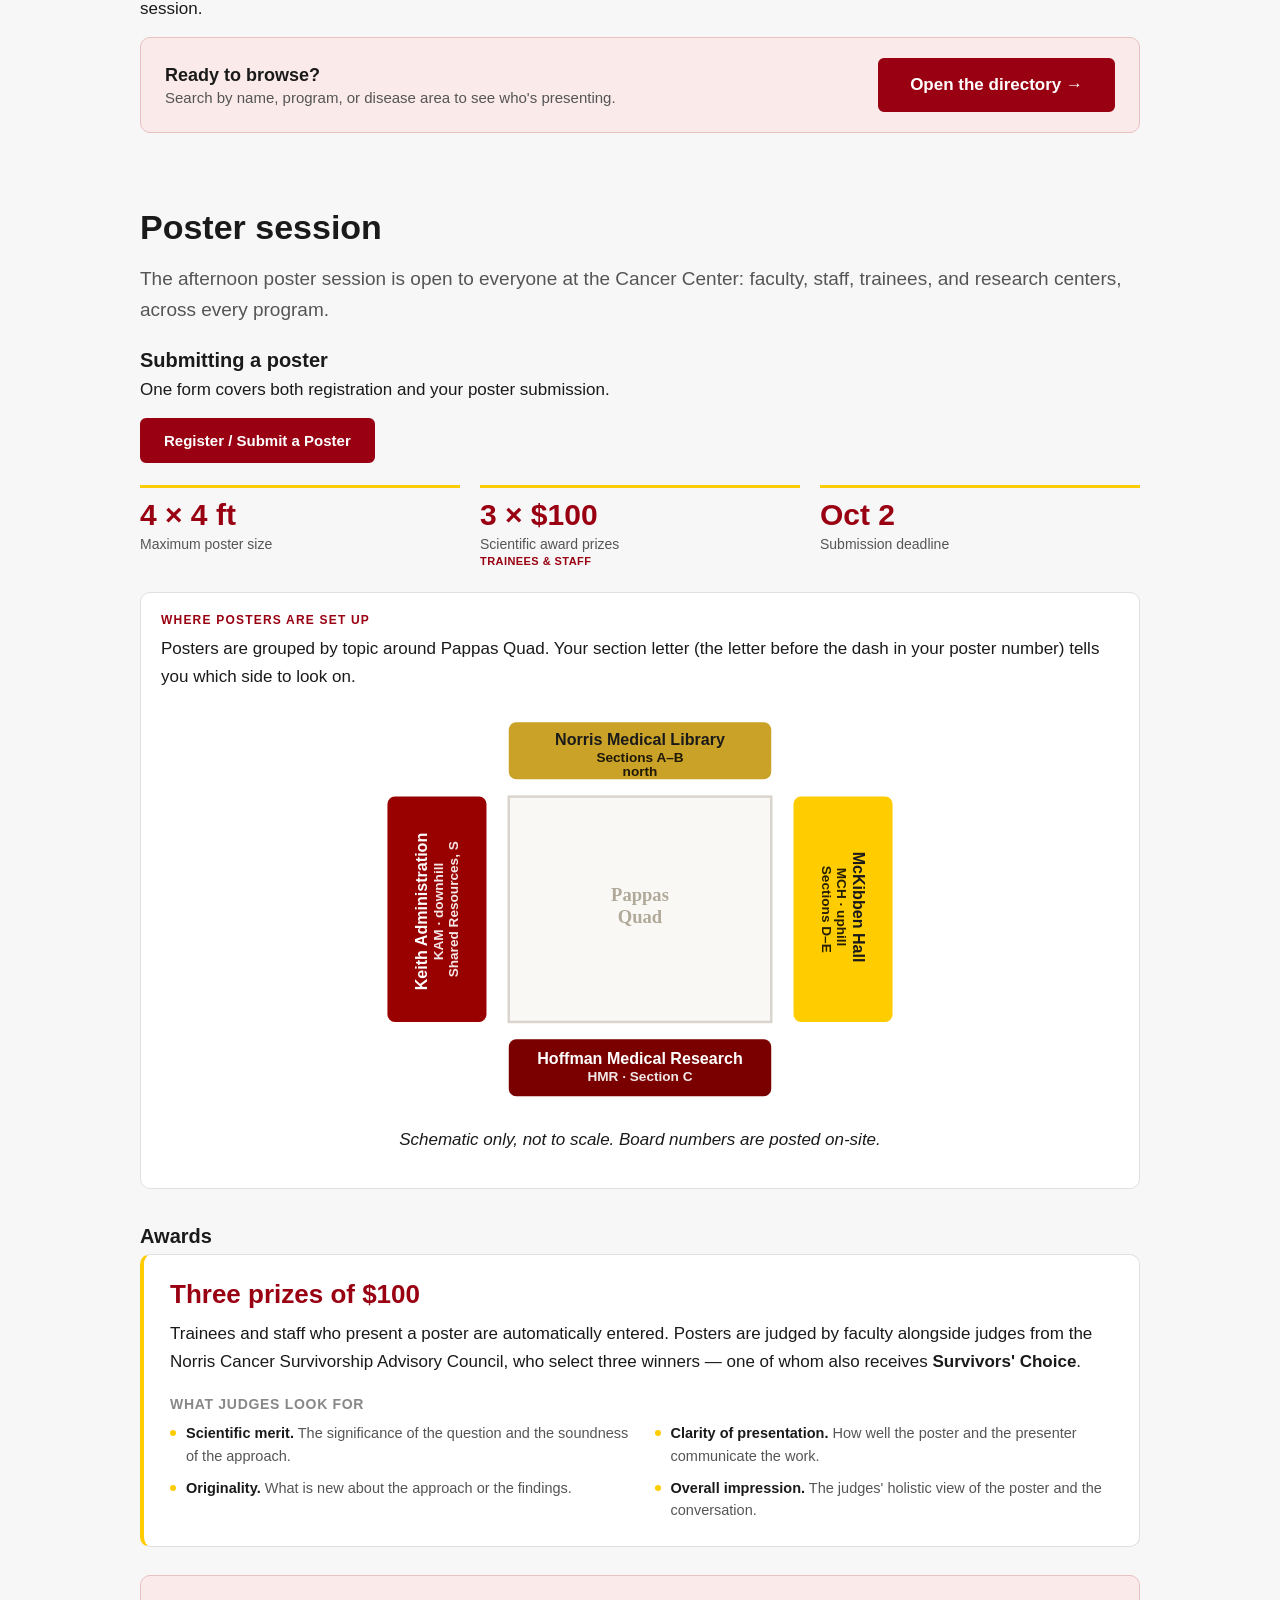
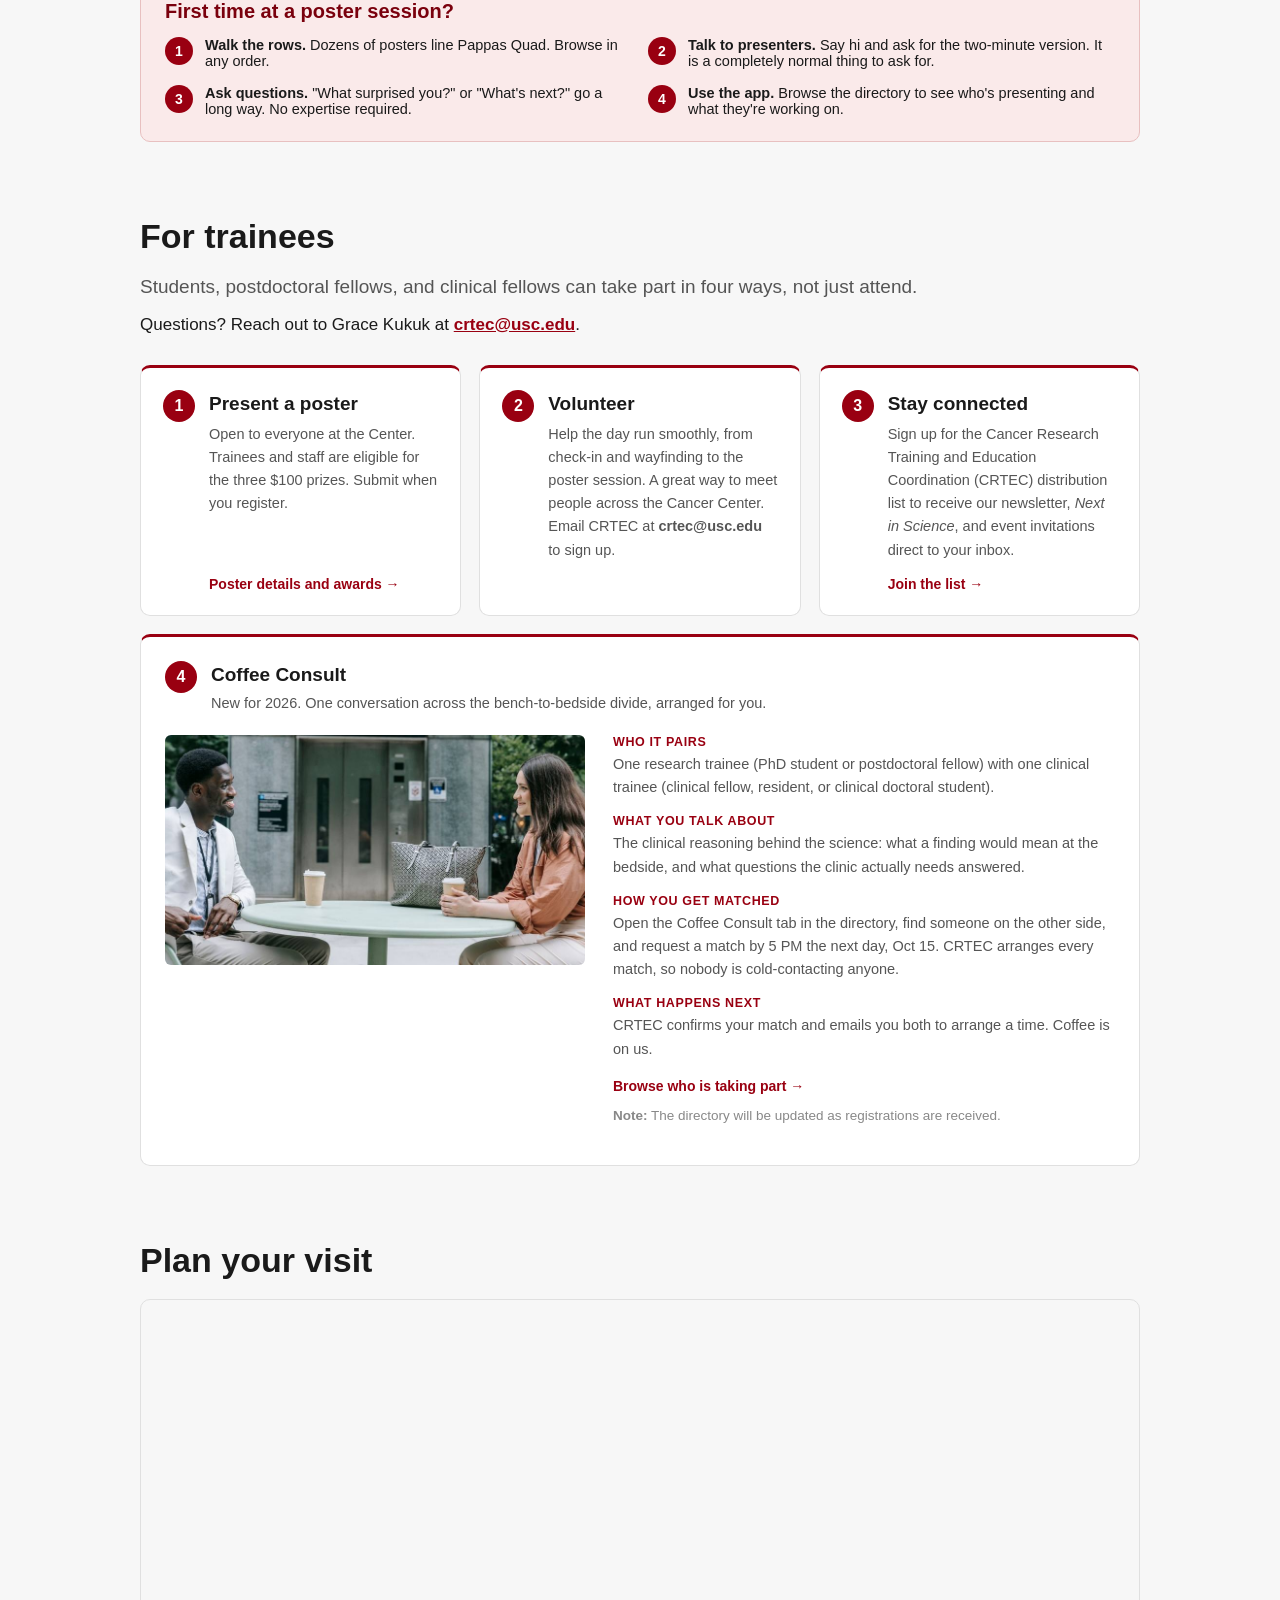
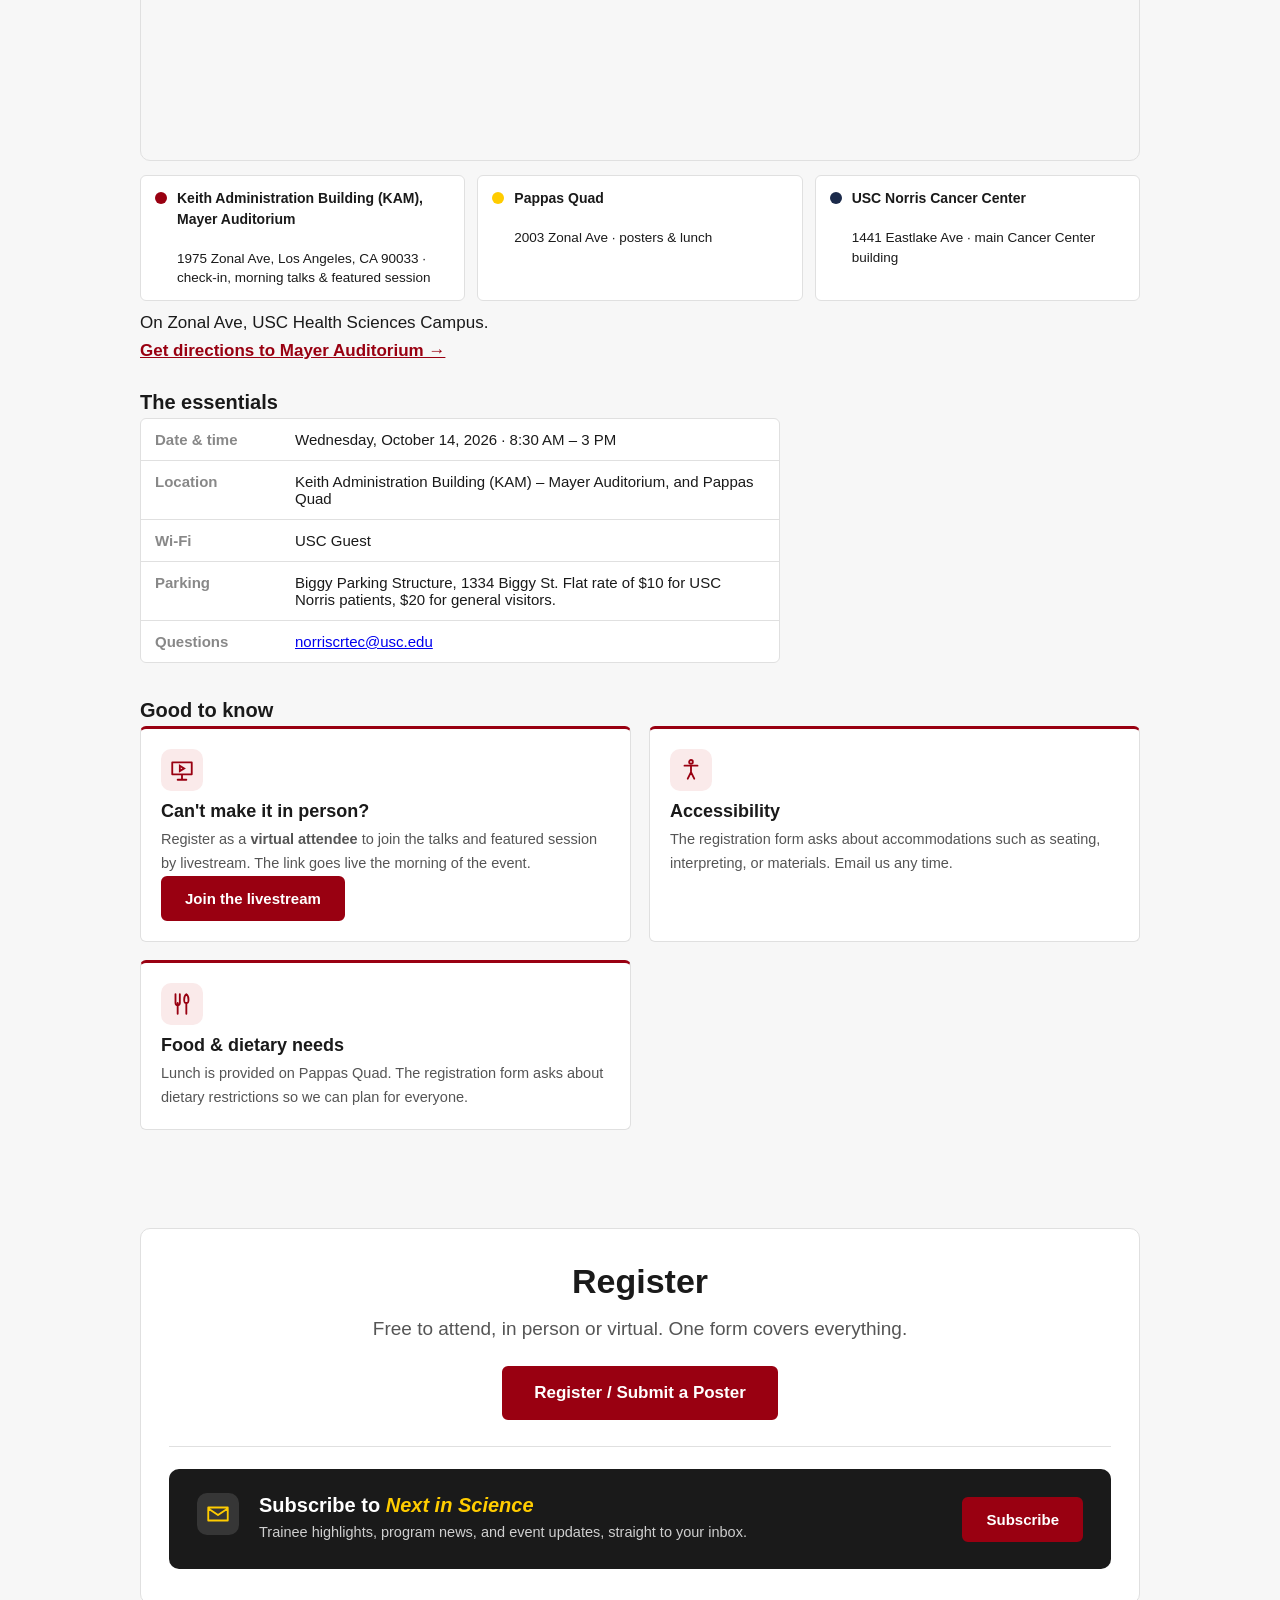
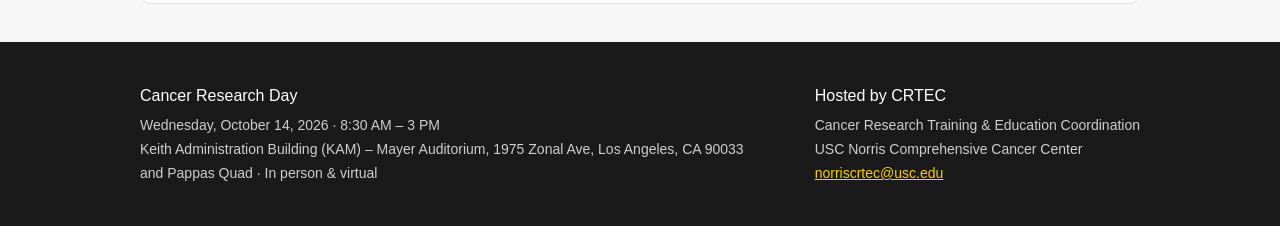
<file: index (20).html>
<!DOCTYPE html>
<html lang="en">
<head>
<meta charset="UTF-8">
<script>
  // If this page is embedded (e.g. inside a Norris WordPress page via
  // iframe), the REAL Norris header/nav already exists one level up — so
  // this copy is a duplicate and must not render. Runs synchronously,
  // before paint, to avoid a flash of the duplicate header.
  try {
    if (window.self !== window.top) {
      document.documentElement.classList.add('in-iframe');
    }
  } catch (e) {
    // Cross-origin frame access can throw; being inside a frame at all
    // means the same duplicate-header risk, so treat it as embedded too.
    document.documentElement.classList.add('in-iframe');
  }
</script>
<script>
  // Auto-resize reporting: tells whatever embeds this page (in an iframe)
  // its real content height, so the EMBEDDER can size the iframe to fit —
  // avoiding a fixed-height box with its own internal scrollbar stacked
  // inside the outer page's scrollbar ("nested scrolling"). This page never
  // sizes itself; it only reports height. The embedding page decides what
  // to do with that number (see the embed snippet that reads these).
  (function () {
    if (window.self === window.top) return; // not embedded — nothing to report
    var lastSent = 0;
    function reportHeight() {
      // document.documentElement.scrollHeight is spec'd to return the LARGER
      // of actual content height or this frame's own current viewport height.
      // Since we set the iframe's box height ourselves, that becomes this
      // frame's viewport — so documentElement.scrollHeight can never report
      // smaller than whatever we last set, a one-way ratchet. document.body
      // doesn't have that special-cased floor, so it shrinks correctly too.
      var h = document.body.scrollHeight;
      if (Math.abs(h - lastSent) < 2) return; // skip no-op reports
      lastSent = h;
      try {
        window.parent.postMessage({ type: 'crd2026-resize', height: h }, '*');
      } catch (e) {}
    }
    // Fires on ANY layout change — mode switches (landing ↔ directory app),
    // opening a profile, filtering, images loading, etc. — without needing
    // to hook every place in app.js that changes what's on screen.
    if ('ResizeObserver' in window) {
      new ResizeObserver(reportHeight).observe(document.documentElement);
    }
    window.addEventListener('load', reportHeight);
    window.addEventListener('resize', reportHeight);
    // Catch late-loading content (fonts, images) that ResizeObserver might
    // fire for slightly before layout has fully settled.
    setTimeout(reportHeight, 300);
    setTimeout(reportHeight, 1200);
  })();
</script>
<meta name="viewport" content="width=device-width, initial-scale=1.0">
<title>Cancer Research Day 2026 · USC Norris Comprehensive Cancer Center</title>
<meta name="description" content="4th Annual Cancer Research Day at USC Norris. Wednesday, October 14, 2026. Hosted by Cancer Research Training &amp; Education Coordination (CRTEC). Talks, an AI featured session, a poster session open to the whole Cancer Center, and Coffee Consult connections. In person and virtual.">
<meta http-equiv="Cache-Control" content="no-cache, no-store, must-revalidate">
<link rel="stylesheet" href="style.css?v=34">
</head>
<body>

<!-- Inline icon sprite (reused across the page) -->
<svg width="0" height="0" style="position:absolute" aria-hidden="true">
  <symbol id="i-landscape" viewBox="0 0 24 24"><path fill="none" stroke="currentColor" stroke-width="1.7" stroke-linecap="round" stroke-linejoin="round" d="M3 20h18M5 20V9l4-3 4 3M13 20V6l3-2 3 2v14M8 12v0M8 16v0"/></symbol>
  <symbol id="i-science" viewBox="0 0 24 24"><path fill="none" stroke="currentColor" stroke-width="1.7" stroke-linecap="round" stroke-linejoin="round" d="M9 3h6M10 3v6l-5 8a2 2 0 0 0 2 3h10a2 2 0 0 0 2-3l-5-8V3M7.5 14h9"/></symbol>
  <symbol id="i-connect" viewBox="0 0 24 24"><path fill="none" stroke="currentColor" stroke-width="1.7" stroke-linecap="round" stroke-linejoin="round" d="M8 12a3 3 0 1 0 0-6 3 3 0 0 0 0 6ZM17 18a2.5 2.5 0 1 0 0-5 2.5 2.5 0 0 0 0 5ZM10.5 10.5l4.5 3"/></symbol>
  <symbol id="i-poster" viewBox="0 0 24 24"><path fill="none" stroke="currentColor" stroke-width="1.7" stroke-linecap="round" stroke-linejoin="round" d="M5 3h14v14H5zM8 7h8M8 10h8M8 13h5M9 17v4M15 17v4"/></symbol>
  <symbol id="i-pin" viewBox="0 0 24 24"><path fill="none" stroke="currentColor" stroke-width="1.7" stroke-linecap="round" stroke-linejoin="round" d="M12 21s7-6.2 7-11a7 7 0 1 0-14 0c0 4.8 7 11 7 11Z"/><circle cx="12" cy="10" r="2.4" fill="none" stroke="currentColor" stroke-width="1.7"/></symbol>
  <symbol id="i-virtual" viewBox="0 0 24 24"><path fill="none" stroke="currentColor" stroke-width="1.7" stroke-linecap="round" stroke-linejoin="round" d="M3 5h18v11H3zM8 21h8M12 16v5"/><path fill="none" stroke="currentColor" stroke-width="1.7" d="m10 8 4 2.5-4 2.5z"/></symbol>
  <symbol id="i-ce" viewBox="0 0 24 24"><path fill="none" stroke="currentColor" stroke-width="1.7" stroke-linecap="round" stroke-linejoin="round" d="M4 5h16v11H4zM8 20l4-3 4 3"/><circle cx="12" cy="10" r="2.6" fill="none" stroke="currentColor" stroke-width="1.7"/></symbol>
  <symbol id="i-access" viewBox="0 0 24 24"><circle cx="12" cy="4.5" r="1.7" fill="none" stroke="currentColor" stroke-width="1.7"/><path fill="none" stroke="currentColor" stroke-width="1.7" stroke-linecap="round" stroke-linejoin="round" d="M6 8h12M12 8v6M12 14l-3 6M12 14l3 6"/></symbol>
  <symbol id="i-diet" viewBox="0 0 24 24"><path fill="none" stroke="currentColor" stroke-width="1.7" stroke-linecap="round" stroke-linejoin="round" d="M6 3v8a2 2 0 0 0 4 0V3M8 11v10M16 3c-1.5 1-2 3-2 5s0 3 2 3 2-1 2-3-.5-4-2-5ZM16 11v10"/></symbol>
  <symbol id="i-mail" viewBox="0 0 24 24"><path fill="none" stroke="currentColor" stroke-width="1.7" stroke-linecap="round" stroke-linejoin="round" d="M3 6h18v12H3zM3 7l9 6 9-6"/></symbol>
  <symbol id="i-award" viewBox="0 0 24 24"><circle cx="12" cy="9" r="5" fill="none" stroke="currentColor" stroke-width="1.7"/><path fill="none" stroke="currentColor" stroke-width="1.7" stroke-linecap="round" stroke-linejoin="round" d="m9 13-2 8 5-3 5 3-2-8"/></symbol>
  <symbol id="i-camera" viewBox="0 0 24 24"><path fill="none" stroke="currentColor" stroke-width="1.7" stroke-linecap="round" stroke-linejoin="round" d="M4 8h3l2-2.5h6L17 8h3a1 1 0 0 1 1 1v9a1 1 0 0 1-1 1H4a1 1 0 0 1-1-1V9a1 1 0 0 1 1-1Z"/><circle cx="12" cy="13" r="3.6" fill="none" stroke="currentColor" stroke-width="1.7"/></symbol>
</svg>

<!-- ══ TOP NAV (both modes) ══ -->
<!-- ══ NORRIS SITE CHROME (matches uscnorriscancer.usc.edu) ══ -->
<div class="norris-utility">
  <div class="norris-utility-inner">An NCI-designated Comprehensive Cancer Center</div>
</div>

<header class="norris-header">
  <div class="norris-header-inner">
    <a class="norris-logo" href="https://uscnorriscancer.usc.edu/" aria-label="USC Norris Comprehensive Cancer Center">
      <img class="brand-logo" src="assets/logo/uscnorrislogo.JPG" alt="USC Norris Comprehensive Cancer Center" onerror="this.style.display='none'; this.nextElementSibling.style.display='block'">
      <span class="norris-logo-text" style="display:none">
        <span class="nl-1"><span class="nl-usc">USC</span> Norris Comprehensive</span>
        <span class="nl-2">Cancer Center</span>
        <span class="nl-3">Keck Medicine of <span class="nl-usc-sm">USC</span></span>
      </span>
    </a>
    <div class="norris-donate-wrap">
      <a class="norris-donate" href="https://uscnorriscancer.usc.edu/giving/" target="_blank" rel="noopener">DONATE</a>
      <svg class="norris-search-ico" viewBox="0 0 24 24" fill="none" aria-hidden="true"><circle cx="10.5" cy="10.5" r="6.5" stroke="currentColor" stroke-width="1.8"/><line x1="15.3" y1="15.3" x2="21" y2="21" stroke="currentColor" stroke-width="1.8" stroke-linecap="round"/></svg>
    </div>
  </div>
  <button class="norris-hamburger" id="norris-hamburger-btn" onclick="toggleNorrisNav()" aria-label="Open menu" aria-expanded="false">
    <span></span><span></span><span></span>
  </button>
</header>

<nav class="norris-nav" id="norris-nav">
  <div class="norris-nav-inner" id="norris-nav-inner">
    <a href="https://uscnorriscancer.usc.edu/about-norris-2/">About Norris</a>
    <a href="https://uscnorriscancer.usc.edu/membership/">Membership</a>
    <a href="https://uscnorriscancer.usc.edu/research/">Research</a>
    <a href="https://uscnorriscancer.usc.edu/clinical-trials/">Clinical Trials</a>
    <a class="is-current" href="https://uscnorriscancer.usc.edu/education-training/">Education &amp; Training</a>
    <a href="https://uscnorriscancer.usc.edu/community-access/">Community Access</a>
    <a href="https://uscnorriscancer.usc.edu/giving/">Giving</a>
    <a href="https://uscnorriscancer.usc.edu/patient-care/">Patient Care</a>
  </div>
</nav>

<!-- ══ EVENT SUB-NAV (this page) ══ -->
<header class="site-nav" id="site-nav">
  <div class="nav-inner">
    <a class="brand" href="#top" onclick="return goToSection('top')">
      <span class="brand-crtec">Cancer Research Day 2026</span>
    </a>
    <nav class="nav-links" id="nav-links">
      <a href="#why" onclick="return goToSection('why')">Why come</a>
      <a href="#agenda" onclick="return goToSection('agenda')">Agenda</a>
      <a href="#" onclick="openDirectory(); return false;">Directory</a>
      <a href="#posters" onclick="return goToSection('posters')">Posters</a>
      <a href="#trainees" onclick="return goToSection('trainees')">For trainees</a>
      <a href="#visit" onclick="return goToSection('visit')">Plan your visit</a>
    </nav>
    <div class="nav-actions">
      <button class="btn-outline btn-print" onclick="window.print()">Print Agenda</button>
    </div>
  </div>
</header>

<!-- ══════════ PROGRAM MODE (landing / print target) ══════════ -->
<main id="program-mode">
  <a id="top"></a>

  <section class="hero">
    <div class="hero-inner">
      <div class="hero-eyebrow">4th Annual</div>
      <h1 class="hero-title">Cancer <em>Research</em> Day</h1>
      <p class="hero-theme">AI across the cancer continuum</p>
      <div class="hero-datebar">
        <span class="hero-date">Wednesday, October 14, 2026</span>
        <span class="hero-time" id="hero-time">9 AM – 3 PM</span>
      </div>
      <p class="hero-loc"><svg class="ico ico-sm"><use href="#i-pin"/></svg><span>Keith Administration Building (KAM), Mayer Auditorium<br>1975 Zonal Ave, Los Angeles, CA 90033<br>and Pappas Quad · <strong>In person &amp; virtual</strong></span></p>
      <div class="hero-cta">
        <button class="btn-solid btn-lg" onclick="registerNow()">Register / Submit a Poster</button>
        <a class="btn-outline btn-lg" href="#agenda" onclick="return goToSection('agenda')">See the agenda</a>
      </div>
    </div>
  </section>

  <!-- BANNER (image is embedded in style.css) -->
  <div class="banner-band" role="img" aria-label="Cancer Research Day at USC Norris: a researcher presenting a talk, and an aerial view of the outdoor poster session on Pappas Quad"></div>

  <!-- WHY COME -->
  <section class="band" id="why">
    <div class="band-inner">
      <h2>Why come</h2>
      <p class="lead p-wide">A day to share your work, meet collaborators, and see what's happening across the Cancer Center.</p>
      <div class="why-grid">
        <div class="why-card"><span class="why-ico"><svg class="ico"><use href="#i-landscape"/></svg></span><h3>See the whole landscape</h3><p>Basic, translational, clinical, population, and community research, side by side in a single afternoon.</p></div>
        <div class="why-card"><span class="why-ico"><svg class="ico"><use href="#i-science"/></svg></span><h3>State of the science</h3><p>A morning of talks and a keynote on this year's theme: <strong>AI across the cancer continuum</strong>.</p></div>
        <div class="why-card"><span class="why-ico"><svg class="ico"><use href="#i-connect"/></svg></span><h3>Meet people outside your program</h3><p>Cross-program conversations are the point of the day, not a side effect of it.</p></div>
        <div class="why-card"><span class="why-ico"><svg class="ico"><use href="#i-award"/></svg></span><h3>Support the next generation</h3><p>For faculty: judge posters, meet prospective lab members, and hear where trainees are taking the science.</p></div>
      </div>
    </div>
  </section>

  <!-- AGENDA -->
  <section class="band alt" id="agenda">
    <div class="band-inner">
      <h2>Agenda: <span class="agenda-theme-inline">AI across the cancer continuum</span></h2>
      <div id="program-agenda" class="agenda-print-list"></div>
    </div>
  </section>

  <!-- DIRECTORY -->
  <section class="band" id="directory">
    <div class="band-inner">
      <h2>Directory</h2>
      <p class="p-wide">See who will be there, what they study, and who is open to a conversation. Browse ahead of time, or use it live during the poster session.</p>
      <div class="connect-callout">
        <div>
          <strong>Ready to browse?</strong>
          <span>Search by name, program, or disease area to see who's presenting.</span>
        </div>
        <button class="btn-solid btn-lg" onclick="openDirectory()">Open the directory →</button>
      </div>
    </div>
  </section>

  <!-- POSTERS -->
  <section class="band" id="posters">
    <div class="band-inner">
      <h2>Poster session</h2>
      <p class="lead p-wide">The afternoon poster session is open to everyone at the Cancer Center: faculty, staff, trainees, and research centers, across every program.</p>

      <h3 class="sub-head">Submitting a poster</h3>
      <p class="sub-note p-wide">One form covers both registration and your poster submission.</p>
      <button class="btn-solid" onclick="registerNow()">Register / Submit a Poster</button>
      <div id="program-posters" class="fact-row"></div>

      <div class="quad-layout">
        <div class="quad-layout-label">Where posters are set up</div>
        <p class="p-wide quad-layout-note">Posters are grouped by topic around Pappas Quad. Your section letter (the letter before the dash in your poster number) tells you which side to look on.</p>
        <svg class="quad-svg" viewBox="0 0 420 330" role="img" aria-label="Schematic of Pappas Quad. Keith Administration Building (KAM) side on the left: Shared Resources, Section S. Norris Medical Library side along the top: Sections A and B. Hoffman Medical Research (HMR) side along the bottom: Section C. McKibben Hall (MCH) side on the right, uphill: Sections D and E.">
          <rect x="104" y="74" width="212" height="182" fill="#faf8f4" stroke="#d9d4cc" stroke-width="2"/>
          <text x="210" y="158" text-anchor="middle" class="quad-center">Pappas<tspan x="210" dy="18">Quad</tspan></text>

          <rect x="104" y="14" width="212" height="46" rx="6" fill="#c9a227"/>
          <text x="210" y="32" text-anchor="middle" class="quad-side-label quad-side-label-dark">Norris Medical Library</text>
          <text x="210" y="46" text-anchor="middle" class="quad-side-sub quad-side-sub-dark">Sections A–B</text>
          <text x="210" y="57" text-anchor="middle" class="quad-side-sub quad-side-sub-dark">north</text>

          <rect x="104" y="270" width="212" height="46" rx="6" fill="#7a0000"/>
          <text x="210" y="290" text-anchor="middle" class="quad-side-label">Hoffman Medical Research</text>
          <text x="210" y="304" text-anchor="middle" class="quad-side-sub">HMR · Section C</text>

          <rect x="6" y="74" width="80" height="182" rx="6" fill="#990000"/>
          <text x="46" y="165" text-anchor="middle" class="quad-side-label" transform="rotate(-90 46 165)">
            <tspan x="46" dy="-8">Keith Administration</tspan>
            <tspan x="46" dy="13" class="quad-side-sub">KAM · downhill</tspan>
            <tspan x="46" dy="12" class="quad-side-sub">Shared Resources, S</tspan>
          </text>

          <rect x="334" y="74" width="80" height="182" rx="6" fill="#FFCC00"/>
          <text x="374" y="165" text-anchor="middle" class="quad-side-label quad-side-label-dark" transform="rotate(90 374 165)">
            <tspan x="374" dy="-8">McKibben Hall</tspan>
            <tspan x="374" dy="13" class="quad-side-sub quad-side-sub-dark">MCH · uphill</tspan>
            <tspan x="374" dy="12" class="quad-side-sub quad-side-sub-dark">Sections D–E</tspan>
          </text>
        </svg>
        <p class="p-wide quad-layout-caveat">Schematic only, not to scale. Board numbers are posted on-site.</p>
      </div>

      <h3 class="sub-head">Awards</h3>
      <div class="awards">
        <div class="awards-lead">
          <span class="awards-prize">Three prizes of $100</span>
        </div>
        <p class="p-wide sub-note" style="margin:10px 0 0">Trainees and staff who present a poster are automatically entered. Posters are judged by faculty alongside judges from the Norris Cancer Survivorship Advisory Council, who select three winners — one of whom also receives <strong>Survivors' Choice</strong>.</p>
        <h4>What judges look for</h4>
        <ul class="criteria">
          <li><strong>Scientific merit.</strong> The significance of the question and the soundness of the approach.</li>
          <li><strong>Clarity of presentation.</strong> How well the poster and the presenter communicate the work.</li>
          <li><strong>Originality.</strong> What is new about the approach or the findings.</li>
          <li><strong>Overall impression.</strong> The judges' holistic view of the poster and the conversation.</li>
        </ul>
      </div>

      <div class="primer" id="poster-primer">
        <h3>First time at a poster session?</h3>
        <div class="primer-steps">
          <div class="primer-step"><span class="primer-num">1</span><div><strong>Walk the rows.</strong> Dozens of posters line Pappas Quad. Browse in any order.</div></div>
          <div class="primer-step"><span class="primer-num">2</span><div><strong>Talk to presenters.</strong> Say hi and ask for the two-minute version. It is a completely normal thing to ask for.</div></div>
          <div class="primer-step"><span class="primer-num">3</span><div><strong>Ask questions.</strong> "What surprised you?" or "What's next?" go a long way. No expertise required.</div></div>
          <div class="primer-step"><span class="primer-num">4</span><div><strong>Use the app.</strong> Browse the directory to see who's presenting and what they're working on.</div></div>
        </div>
      </div>
    </div>
  </section>

  <!-- FOR TRAINEES -->
  <section class="band alt" id="trainees">
    <div class="band-inner">
      <h2>For trainees</h2>
      <p class="lead p-wide">Students, postdoctoral fellows, and clinical fellows can take part in four ways, not just attend.</p>
      <p class="p-wide trainee-poc">Questions? Reach out to Grace Kukuk at <a href="mailto:crtec@usc.edu">crtec@usc.edu</a>.</p>

      <div class="ways-grid ways-grid-3">
        <div class="way-card">
          <span class="way-num">1</span>
          <div>
            <h3>Present a poster</h3>
            <p>Open to everyone at the Center. Trainees and staff are eligible for the three $100 prizes. Submit when you register.</p>
            <a class="way-link" href="#posters" onclick="return goToSection('posters')">Poster details and awards →</a>
          </div>
        </div>
        <div class="way-card">
          <span class="way-num">2</span>
          <div>
            <h3>Volunteer</h3>
            <p>Help the day run smoothly, from check-in and wayfinding to the poster session. A great way to meet people across the Cancer Center. Email CRTEC at <strong>crtec@usc.edu</strong> to sign up.</p>
          </div>
        </div>
        <div class="way-card">
          <span class="way-num">3</span>
          <div>
            <h3>Stay connected</h3>
            <p>Sign up for the Cancer Research Training and Education Coordination (CRTEC) distribution list to receive our newsletter, <em>Next in Science</em>, and event invitations direct to your inbox.</p>
            <a class="way-link" id="trainee-news-btn" href="[[NEWSLETTER_LINK]]" target="_blank" rel="noopener">Join the list →</a>
          </div>
        </div>
      </div>

      <div class="coffee-block" id="coffee">
        <div class="coffee-head">
          <span class="way-num">4</span>
          <div>
            <h3>Coffee Consult</h3>
            <p class="p-wide">New for 2026. One conversation across the bench-to-bedside divide, arranged for you.</p>
          </div>
        </div>
        <div class="coffee-body">
          <div class="trainee-figure" role="img" aria-label="Two trainees talking over coffee at an outdoor table during a Coffee Consult"></div>
          <div class="coffee-copy">
            <dl class="cc-list">
              <dt>Who it pairs</dt>
              <dd>One research trainee (PhD student or postdoctoral fellow) with one clinical trainee (clinical fellow, resident, or clinical doctoral student).</dd>
              <dt>What you talk about</dt>
              <dd>The clinical reasoning behind the science: what a finding would mean at the bedside, and what questions the clinic actually needs answered.</dd>
              <dt>How you get matched</dt>
              <dd>Open the Coffee Consult tab in the directory, find someone on the other side, and request a match by 5 PM the next day, Oct 15. CRTEC arranges every match, so nobody is cold-contacting anyone.</dd>
              <dt>What happens next</dt>
              <dd>CRTEC confirms your match and emails you both to arrange a time. Coffee is on us.</dd>
            </dl>
            <a class="way-link" href="#" onclick="openDirectory(); return false;">Browse who is taking part →</a>
            <p class="cc-note"><strong>Note:</strong> The directory will be updated as registrations are received.</p>
          </div>
        </div>
      </div>
    </div>
  </section>

  <!-- PLAN YOUR VISIT -->
  <section class="band" id="visit">
    <div class="band-inner">
      <h2>Plan your visit</h2>

      <div class="visit-map-wrap">
        <div class="visit-map-embed">
          <iframe src="https://www.google.com/maps?q=Keith+Administration+Building+Mayer+Auditorium,+1975+Zonal+Ave,+Los+Angeles,+CA+90033&output=embed" loading="lazy" allowfullscreen title="Map of USC Health Sciences Campus: Mayer Auditorium, Pappas Quad, and USC Norris Cancer Center"></iframe>
        </div>
        <div class="map-legend">
          <a class="map-legend-item" href="https://www.google.com/maps/search/?api=1&query=Keith+Administration+Building+Mayer+Auditorium+USC,+1975+Zonal+Ave,+Los+Angeles,+CA+90033" target="_blank" rel="noopener">
            <span class="map-legend-dot map-dot-a"></span>
            <span><strong>Keith Administration Building (KAM), Mayer Auditorium</strong><br>1975 Zonal Ave, Los Angeles, CA 90033 · check-in, morning talks &amp; featured session</span>
          </a>
          <a class="map-legend-item" href="https://www.google.com/maps/search/?api=1&query=Pappas+Quad+USC,+2003+Zonal+Ave,+Los+Angeles,+CA+90033" target="_blank" rel="noopener">
            <span class="map-legend-dot map-dot-b"></span>
            <span><strong>Pappas Quad</strong><br>2003 Zonal Ave · posters &amp; lunch</span>
          </a>
          <a class="map-legend-item" href="https://www.google.com/maps/search/?api=1&query=USC+Norris+Comprehensive+Cancer+Center,+1441+Eastlake+Ave,+Los+Angeles,+CA+90033" target="_blank" rel="noopener">
            <span class="map-legend-dot map-dot-c"></span>
            <span><strong>USC Norris Cancer Center</strong><br>1441 Eastlake Ave · main Cancer Center building</span>
          </a>
        </div>
        <p class="p-wide map-note">On Zonal Ave, USC Health Sciences Campus.<br><a href="https://www.google.com/maps/dir/?api=1&destination=1975+Zonal+Ave,+Los+Angeles,+CA+90033" target="_blank" rel="noopener">Get directions to Mayer Auditorium →</a></p>
      </div>

      <h3 class="sub-head">The essentials</h3>
      <div id="program-info" class="info-list"></div>

      <h3 class="sub-head">Good to know</h3>
      <div class="visit-grid">
        <div class="visit-card">
          <span class="visit-ico"><svg class="ico"><use href="#i-virtual"/></svg></span>
          <h3>Can't make it in person?</h3>
          <p>Register as a <strong>virtual attendee</strong> to join the talks and featured session by livestream. The link goes live the morning of the event.</p>
          <button class="btn-solid" onclick="joinLivestream()">Join the livestream</button>
        </div>
        <div class="visit-card">
          <span class="visit-ico"><svg class="ico"><use href="#i-access"/></svg></span>
          <h3>Accessibility</h3>
          <p>The registration form asks about accommodations such as seating, interpreting, or materials. Email us any time.</p>
        </div>
        <div class="visit-card">
          <span class="visit-ico"><svg class="ico"><use href="#i-diet"/></svg></span>
          <h3>Food &amp; dietary needs</h3>
          <p>Lunch is provided on Pappas Quad. The registration form asks about dietary restrictions so we can plan for everyone.</p>
        </div>
      </div>
    </div>
  </section>

  <!-- REGISTER + NEWSLETTER (one closing unit) -->
  <section class="band alt" id="register">
    <div class="band-inner">
      <div class="closing-card">
        <h2>Register</h2>
        <p class="lead">Free to attend, in person or virtual. One form covers everything.</p>
        <button class="btn-solid btn-lg" onclick="registerNow()">Register / Submit a Poster</button>
        <p class="fineprint" id="reg-fallback"></p>

        <div class="closing-sub" id="newsletter">
          <div class="newsletter-callout">
            <span class="visit-ico"><svg class="ico"><use href="#i-mail"/></svg></span>
            <div class="newsletter-text">
              <h3>Subscribe to <em>Next in Science</em></h3>
              <p>Trainee highlights, program news, and event updates, straight to your inbox.</p>
            </div>
            <a class="btn-solid" id="newsletter-btn" href="[[NEWSLETTER_LINK]]" target="_blank">Subscribe</a>
          </div>
        </div>
      </div>
    </div>
  </section>

  <footer class="site-footer">
    <div class="footer-inner">
      <div>
        <div class="footer-title">Cancer Research Day</div>
        Wednesday, October 14, 2026 · <span id="footer-time">9 AM – 3 PM</span><br>
        Keith Administration Building (KAM) – Mayer Auditorium, 1975 Zonal Ave, Los Angeles, CA 90033<br>
        and Pappas Quad · In person &amp; virtual
      </div>
      <div>
        <div class="footer-title">Hosted by CRTEC</div>
        Cancer Research Training &amp; Education Coordination<br>
        USC Norris Comprehensive Cancer Center<br>
        <a id="footer-contact" href="mailto:crtec@usc.edu">crtec@usc.edu</a>
      </div>
    </div>
  </footer>
</main>

<!-- ══════════ DIRECTORY MODE (interactive app) ══════════ -->
<div id="app-mode" class="app-hidden">

  <div class="appbar">
    <button class="appbar-back" onclick="backToProgram()">← Back to program</button>
    <span class="appbar-title">Posters</span>
    <span class="appbar-role" id="header-role-row">
      <span class="header-role-chip" id="header-role-chip" style="display:none"></span>
      <button class="header-role-switch" id="header-role-switch-btn" onclick="switchRole()">Select your name</button>
    </span>
  </div>

  <!-- PICK YOURSELF (only shown when requesting a Coffee Consult).
       Everyone here already registered, so identity is a pick, never a form. -->
  <div id="selfpicker-modal" class="selfpicker-modal" style="display:none">
    <div class="selfpicker-card">
      <div class="selfpicker-head">
        <div>
          <div class="selfpicker-title">Confirm your identity</div>
          <div class="selfpicker-sub">Enter the email address you registered with, so CRTEC knows who is making the request.</div>
        </div>
        <button class="selfpicker-close" onclick="closeSelfPicker()">&times;</button>
      </div>
      <input type="email" id="selfpicker-email" placeholder="you@usc.edu" autocomplete="email" onkeydown="if(event.key==='Enter')confirmSelfByEmail()">
      <p id="selfpicker-error" class="selfpicker-error"></p>
      <button class="btn-primary" onclick="confirmSelfByEmail()">Continue</button>
      <p class="selfpicker-foot">
        Not registered for Coffee Consult yet?
        <a id="selfpicker-register-link" href="#" target="_blank" rel="noopener">Open the registration form</a>
        Resubmitting with the same email updates your entry, and you will appear here within a few minutes.
      </p>
    </div>
  </div>

  <!-- AGENDA (in-app — stays inside the directory tool, no full page nav-away) -->
  <div id="agenda-screen" class="screen">
    <div id="app-agenda-content"></div>
  </div>

  <!-- DIRECTORY -->
  <div id="directory-screen" class="screen">
    <div class="segmented-wrap">
      <span class="segmented-label">View:</span>
      <div class="segmented" id="dir-segments" role="tablist">
        <button class="seg-btn active" data-seg="posters" role="tab" aria-selected="true" onclick="setSegment('posters')">Poster Directory</button>
        <button class="seg-btn" data-seg="coffee" role="tab" aria-selected="false" onclick="setSegment('coffee')">☕ Coffee Consult</button>
      </div>
    </div>
    <div id="coffee-quickfilter-wrap"></div>
    <div class="search-filter-bar">
      <input type="search" id="search-input" placeholder="Search name, title, disease area…" oninput="filterDirectory()" autocomplete="off">
      <button class="filter-toggle-btn" id="filter-toggle" onclick="openFilterPanel()">
        <span class="filter-icon">⊞</span><span id="filter-toggle-label">Filter</span>
      </button>
    </div>
    <div class="results-count" id="results-count"></div>
    <div class="card-list" id="directory-list"><div class="loading-state">Loading participants…</div></div>
  </div>

  <!-- FILTER PANEL -->
  <div id="filter-panel" class="filter-panel" style="display:none">
    <div class="filter-panel-header">
      <button class="filter-close" onclick="closeFilterPanel()">✕</button>
      <span class="filter-panel-title">Filter participants</span>
      <button class="filter-clear" onclick="clearAllFilters()">Clear all</button>
    </div>
    <div class="filter-panel-body">
      <div class="filter-section"><div class="filter-section-label">Role</div><div class="filter-option-grid" id="role-options"></div></div>
      <div class="filter-section"><div class="filter-section-label">Research Program</div><div class="filter-option-grid" id="program-options"></div></div>
      <div class="filter-section"><div class="filter-section-label">Disease / Focus Area</div><div class="filter-option-grid" id="disease-options"></div></div>
      <div class="filter-section"><div class="filter-section-label">Coffee Consult</div><div class="filter-option-grid" id="clinical-options">
        <button class="foption" data-group="clinical" data-val="true" onclick="toggleFilter(this)">☕ Open to Coffee Consult</button>
      </div></div>
    </div>
    <div class="filter-panel-footer"><button class="btn-primary" onclick="applyFilters()">Show results</button></div>
  </div>

  <!-- PROFILE -->
  <div id="profile-screen" class="screen">
    <button class="back-btn" onclick="showView('directory')">← Directory</button>
    <div id="profile-content"></div>
  </div>

  <!-- MY LIST -->
  <div id="mylist-screen" class="screen">
    <button class="back-btn" onclick="showView('directory')">← Directory</button>
    <div class="mylist-header">
      <h2>My Coffee Consult Requests</h2>
      <p id="mylist-sub">Your Coffee Consult requests. CRTEC confirms every match.</p>
    </div>
    <div id="mylist-content"></div>
    <div id="mylist-empty" class="empty-state" style="display:none">
      <div class="empty-icon">☕</div>
      <p>No requests yet. Open any profile marked “☕ Open to Coffee Consult” and tap Request.</p>
      <button class="btn-secondary" onclick="showView('directory')">Browse posters</button>
    </div>
    <div id="submit-wrap" style="display:none">
      <button class="btn-primary" id="submit-btn" onclick="submitCoffeeConsult()">Send requests to CRTEC</button>
      <p class="submit-note">CRTEC reviews every request and emails you both to set it up. Coffee is on us, and nothing is matched automatically.</p>
    </div>
  </div>

  <!-- BOTTOM NAV -->
  <nav class="bottom-nav" id="bottom-nav">
    <button class="nav-btn" id="nav-program" onclick="showView('agenda')"><span class="nav-icon">📋</span><span>Agenda</span></button>
    <button class="nav-btn active" id="nav-directory" onclick="showView('directory')"><span class="nav-icon">🔍</span><span>Posters</span></button>
    <button class="nav-btn" id="nav-mylist" onclick="showView('mylist')"><span class="nav-icon">👥</span><span>Requests <span id="nav-count" class="nav-badge" style="display:none">0</span></span></button>
  </nav>
</div>

<script src="config.js?v=34"></script>
<script src="data.js?v=34"></script>
<script src="app.js?v=34"></script>
</body>
</html>
</file>
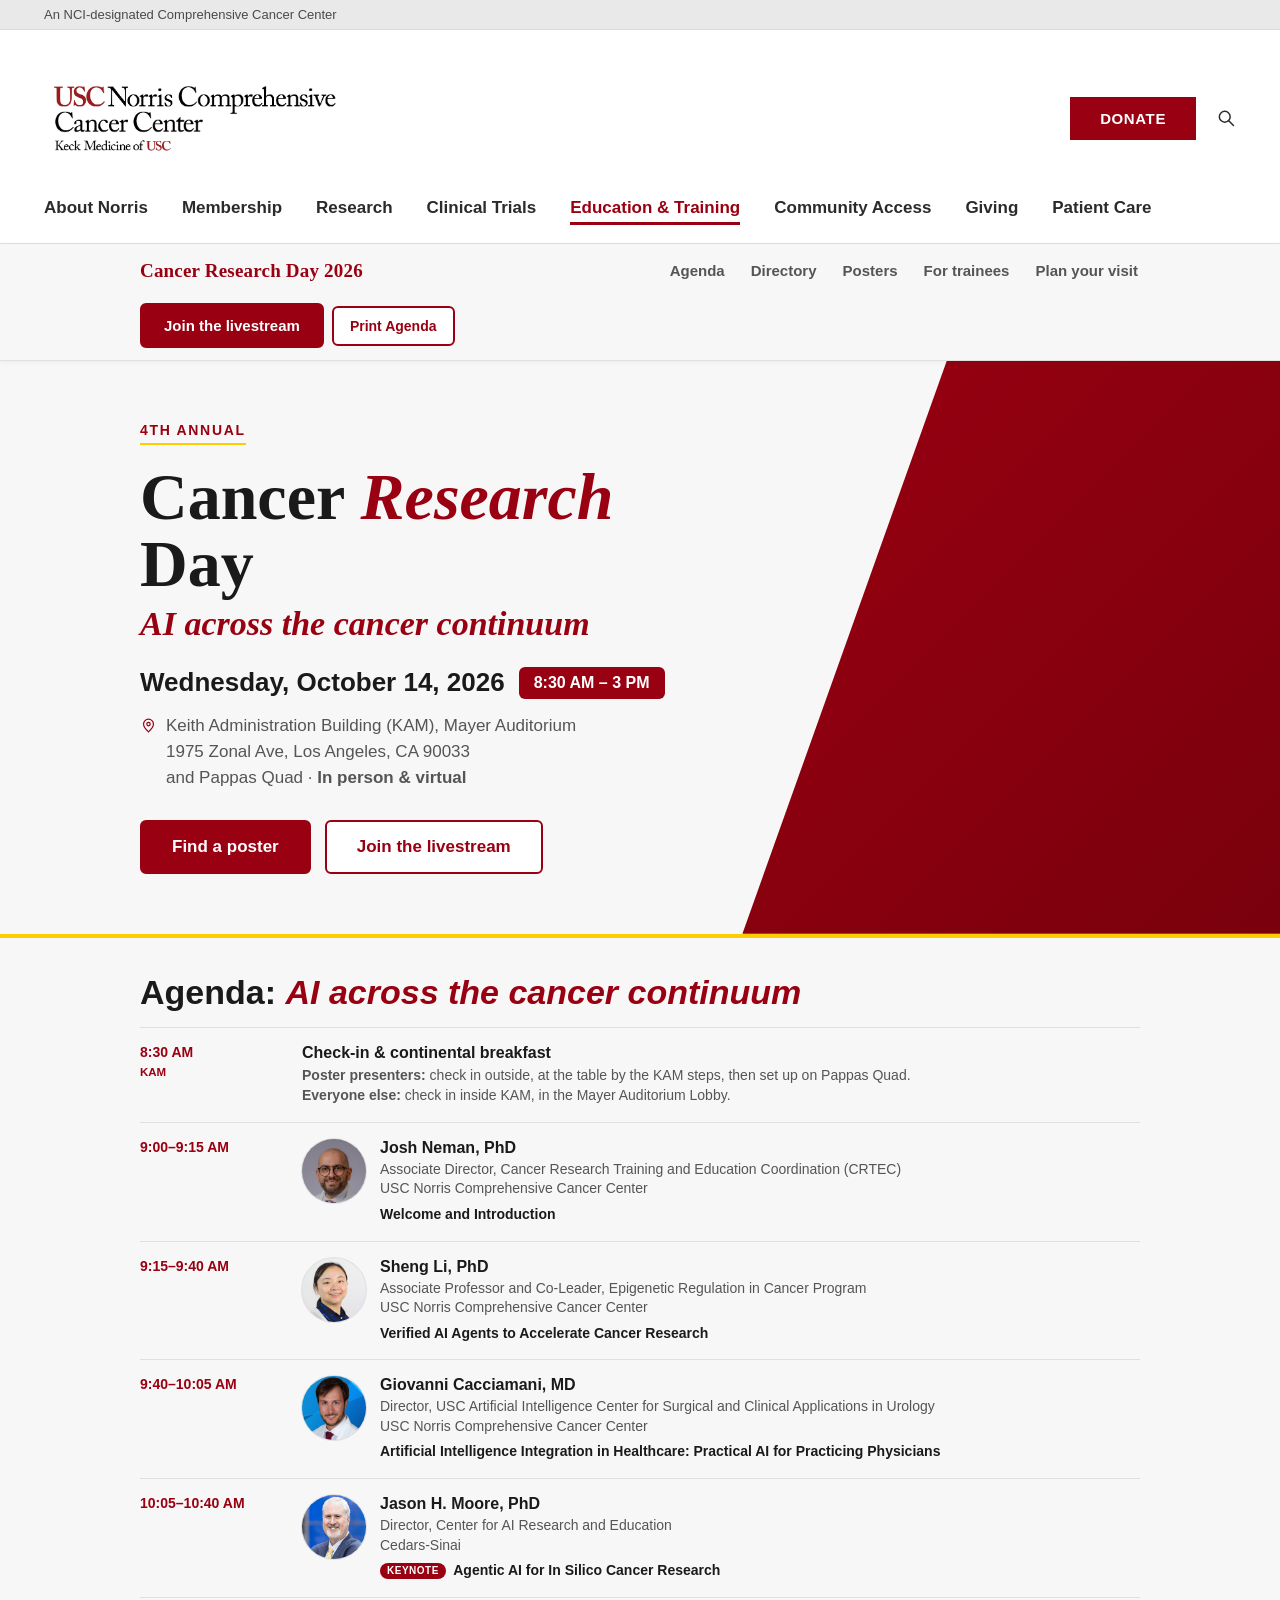
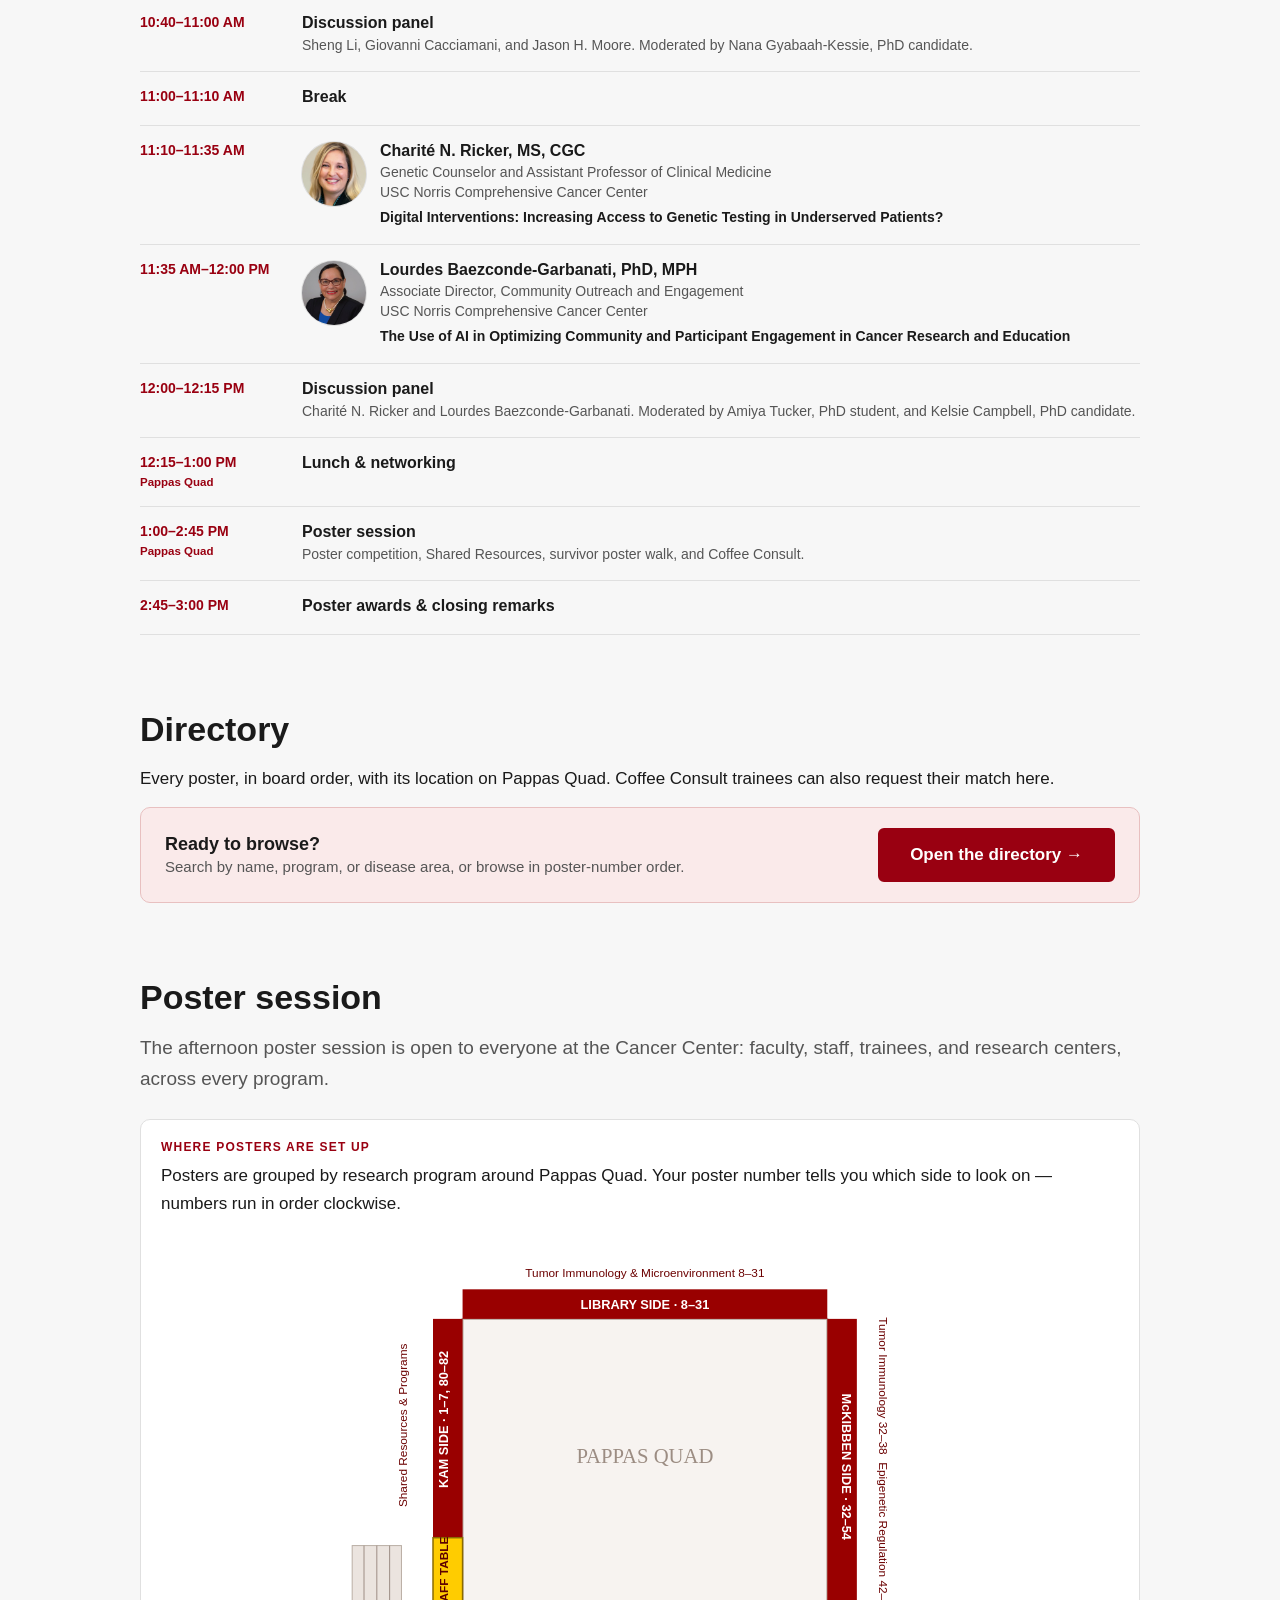
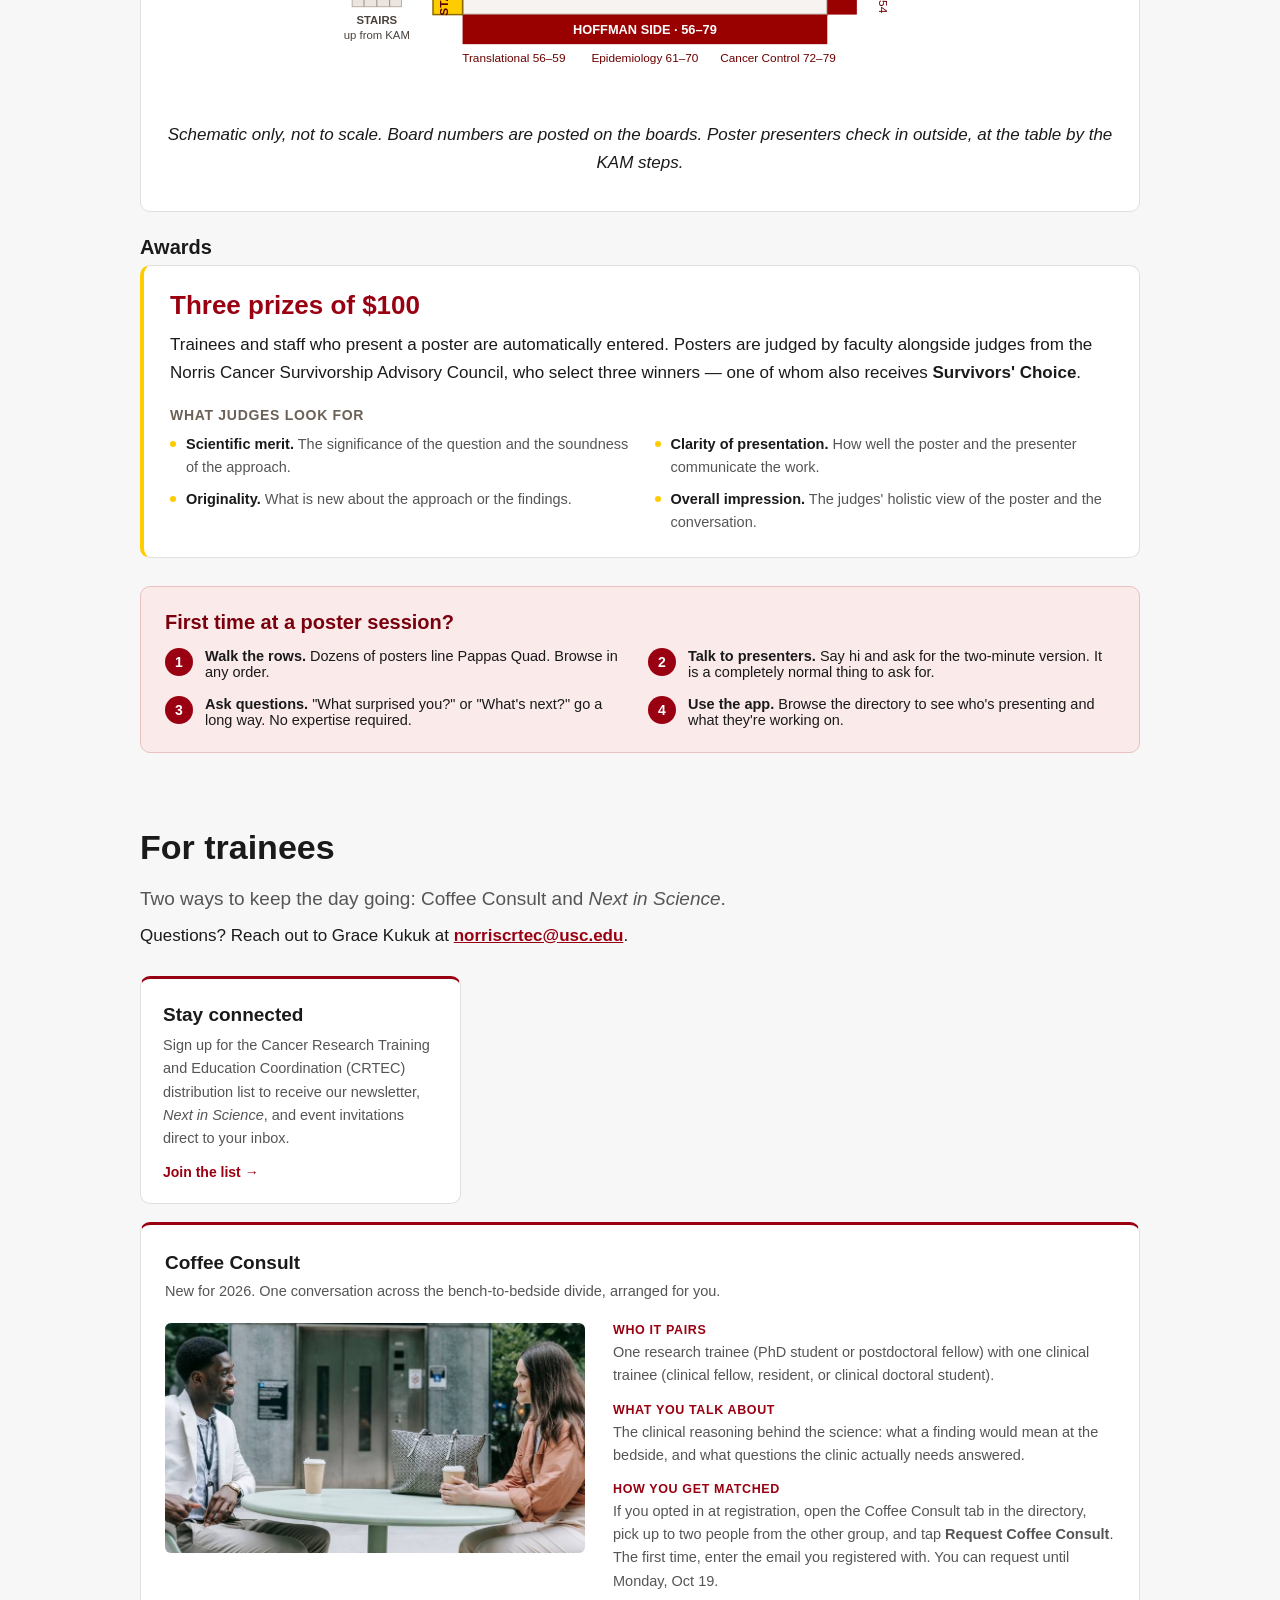
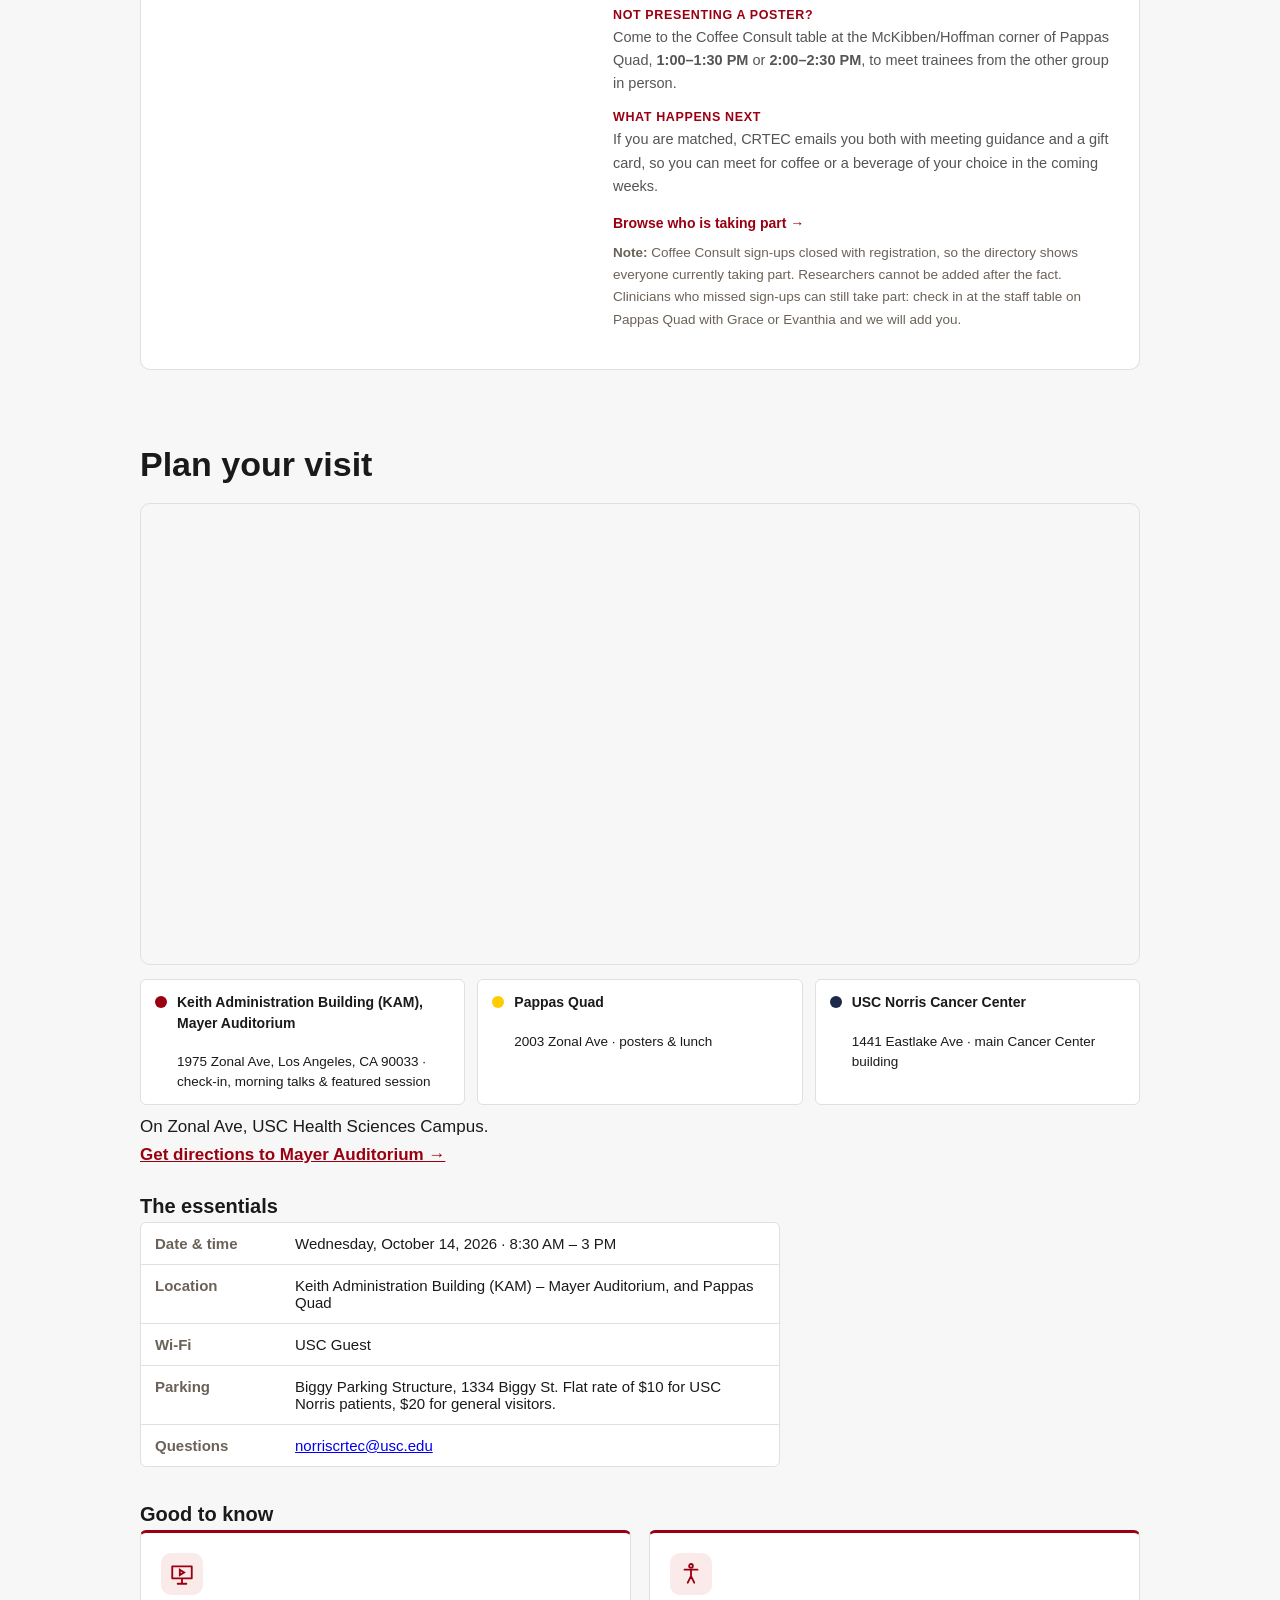
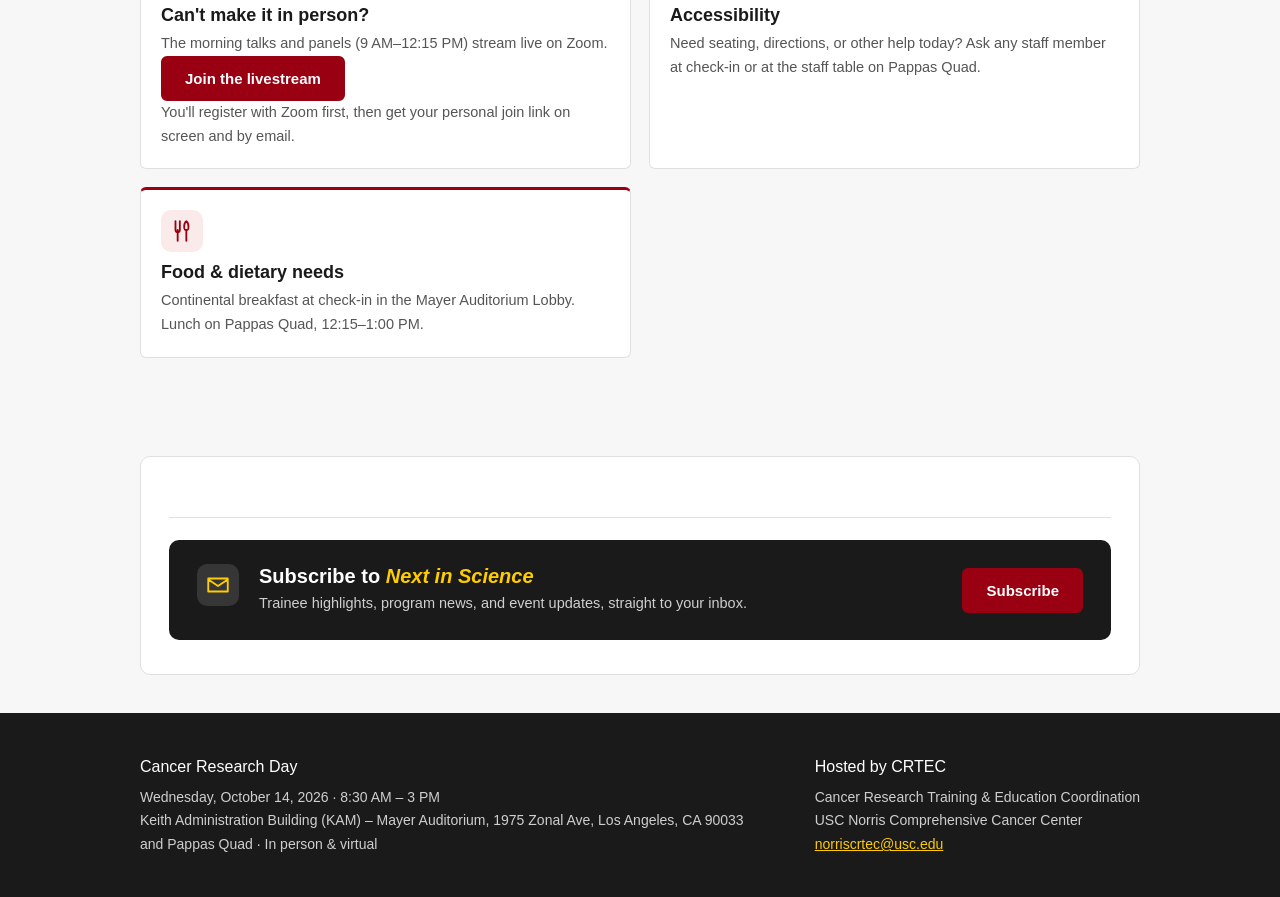
<file: index (21).html>
<!DOCTYPE html>
<html lang="en">
<head>
<meta charset="UTF-8">
<script>
  // If this page is embedded (e.g. inside a Norris WordPress page via
  // iframe), the REAL Norris header/nav already exists one level up — so
  // this copy is a duplicate and must not render. Runs synchronously,
  // before paint, to avoid a flash of the duplicate header.
  try {
    if (window.self !== window.top) {
      document.documentElement.classList.add('in-iframe');
    }
  } catch (e) {
    // Cross-origin frame access can throw; being inside a frame at all
    // means the same duplicate-header risk, so treat it as embedded too.
    document.documentElement.classList.add('in-iframe');
  }
</script>
<script>
  // Auto-resize reporting: tells whatever embeds this page (in an iframe)
  // its real content height, so the EMBEDDER can size the iframe to fit —
  // avoiding a fixed-height box with its own internal scrollbar stacked
  // inside the outer page's scrollbar ("nested scrolling"). This page never
  // sizes itself; it only reports height. The embedding page decides what
  // to do with that number (see the embed snippet that reads these).
  (function () {
    if (window.self === window.top) return; // not embedded — nothing to report
    var lastSent = 0;
    function reportHeight() {
      // document.documentElement.scrollHeight is spec'd to return the LARGER
      // of actual content height or this frame's own current viewport height.
      // Since we set the iframe's box height ourselves, that becomes this
      // frame's viewport — so documentElement.scrollHeight can never report
      // smaller than whatever we last set, a one-way ratchet. document.body
      // doesn't have that special-cased floor, so it shrinks correctly too.
      var h = document.body.scrollHeight;
      if (Math.abs(h - lastSent) < 2) return; // skip no-op reports
      lastSent = h;
      try {
        window.parent.postMessage({ type: 'crd2026-resize', height: h }, '*');
      } catch (e) {}
    }
    // Fires on ANY layout change — mode switches (landing ↔ directory app),
    // opening a profile, filtering, images loading, etc. — without needing
    // to hook every place in app.js that changes what's on screen.
    if ('ResizeObserver' in window) {
      new ResizeObserver(reportHeight).observe(document.documentElement);
    }
    window.addEventListener('load', reportHeight);
    window.addEventListener('resize', reportHeight);
    // Catch late-loading content (fonts, images) that ResizeObserver might
    // fire for slightly before layout has fully settled.
    setTimeout(reportHeight, 300);
    setTimeout(reportHeight, 1200);
  })();
</script>
<meta name="viewport" content="width=device-width, initial-scale=1.0">
<title>Cancer Research Day 2026 · USC Norris Comprehensive Cancer Center</title>
<meta name="description" content="4th Annual Cancer Research Day at USC Norris. Wednesday, October 14, 2026. Hosted by Cancer Research Training &amp; Education Coordination (CRTEC). Talks, an AI featured session, a poster session open to the whole Cancer Center, and Coffee Consult connections. In person and virtual.">
<meta http-equiv="Cache-Control" content="no-cache, no-store, must-revalidate">
<link rel="stylesheet" href="style.css?v=38">
<script src="config.js?v=38"></script>
<style>
  /* Quad map inside the directory (added with the Oct 9 update) */
  .quadmap{margin:10px 0 4px;border:1px solid #ded5ce;border-radius:10px;background:#fff;overflow:hidden}
  .quadmap>summary{cursor:pointer;padding:11px 14px;font-weight:650;font-size:14.5px;color:#990000;background:#f7f3f0;list-style:none}
  .quadmap>summary::-webkit-details-marker{display:none}
  .quadmap>summary::before{content:"\25b8";display:inline-block;margin-right:7px;transition:transform .15s}
  .quadmap[open]>summary::before{transform:rotate(90deg)}
  .quadmap-inner{padding:10px 12px 14px;background:#fff}
  .quadmap-note{margin:8px 0 0;font-size:13px;color:#4a423c;line-height:1.45}

  /* Legibility pass — overrides style.css, which sets several of these
     below the WCAG AA 4.5:1 threshold at very small sizes. */
  :root{ --text-light:#6B6257; }
  .filter-panel-title{font-size:16px;font-weight:700;color:#1b1512}
  .filter-section-label{font-size:11.5px;color:#44403C;letter-spacing:.06em;margin-bottom:8px}
  .foption{font-size:13px;padding:7px 13px;color:#332F2B;border:1.5px solid #8A7F76;background:#fff}
  .foption.selected{background:#8A0010 !important;border-color:#8A0010 !important;color:#fff !important}
  .chip-quiet{color:#5C554E}
  .results-count{color:#4A423C;font-size:13.5px}
  .quad-layout-note,.quad-layout-caveat{color:#4A423C}

  .chip-poster{background:#FBF3E3;border-color:#C9A227;color:#5A3E00;font-weight:700}

  /* Print Agenda now serves the one-page PDF, so the control is a link */
  a.btn-print{display:inline-flex;align-items:center;justify-content:center;text-decoration:none}

  /* Day-of mode (CONFIG.day_of). Pre-event content is hidden, never deleted,
     so next year's page is one config flag away. */
  body.day-of .pre-event{display:none !important}
  body:not(.day-of) .day-of-only{display:none !important}
  body.day-of #trainees .way-num{display:none}
  .livestream-note{font-size:13px;color:#4A423C;margin:8px 0 0}
  .nav-actions{display:flex;gap:8px;align-items:center}
</style>
</head>
<body>
<script>if (typeof CONFIG !== "undefined" && CONFIG.day_of) document.body.classList.add("day-of");</script>

<!-- Inline icon sprite (reused across the page) -->
<svg width="0" height="0" style="position:absolute" aria-hidden="true">
  <symbol id="i-landscape" viewBox="0 0 24 24"><path fill="none" stroke="currentColor" stroke-width="1.7" stroke-linecap="round" stroke-linejoin="round" d="M3 20h18M5 20V9l4-3 4 3M13 20V6l3-2 3 2v14M8 12v0M8 16v0"/></symbol>
  <symbol id="i-science" viewBox="0 0 24 24"><path fill="none" stroke="currentColor" stroke-width="1.7" stroke-linecap="round" stroke-linejoin="round" d="M9 3h6M10 3v6l-5 8a2 2 0 0 0 2 3h10a2 2 0 0 0 2-3l-5-8V3M7.5 14h9"/></symbol>
  <symbol id="i-connect" viewBox="0 0 24 24"><path fill="none" stroke="currentColor" stroke-width="1.7" stroke-linecap="round" stroke-linejoin="round" d="M8 12a3 3 0 1 0 0-6 3 3 0 0 0 0 6ZM17 18a2.5 2.5 0 1 0 0-5 2.5 2.5 0 0 0 0 5ZM10.5 10.5l4.5 3"/></symbol>
  <symbol id="i-poster" viewBox="0 0 24 24"><path fill="none" stroke="currentColor" stroke-width="1.7" stroke-linecap="round" stroke-linejoin="round" d="M5 3h14v14H5zM8 7h8M8 10h8M8 13h5M9 17v4M15 17v4"/></symbol>
  <symbol id="i-pin" viewBox="0 0 24 24"><path fill="none" stroke="currentColor" stroke-width="1.7" stroke-linecap="round" stroke-linejoin="round" d="M12 21s7-6.2 7-11a7 7 0 1 0-14 0c0 4.8 7 11 7 11Z"/><circle cx="12" cy="10" r="2.4" fill="none" stroke="currentColor" stroke-width="1.7"/></symbol>
  <symbol id="i-virtual" viewBox="0 0 24 24"><path fill="none" stroke="currentColor" stroke-width="1.7" stroke-linecap="round" stroke-linejoin="round" d="M3 5h18v11H3zM8 21h8M12 16v5"/><path fill="none" stroke="currentColor" stroke-width="1.7" d="m10 8 4 2.5-4 2.5z"/></symbol>
  <symbol id="i-ce" viewBox="0 0 24 24"><path fill="none" stroke="currentColor" stroke-width="1.7" stroke-linecap="round" stroke-linejoin="round" d="M4 5h16v11H4zM8 20l4-3 4 3"/><circle cx="12" cy="10" r="2.6" fill="none" stroke="currentColor" stroke-width="1.7"/></symbol>
  <symbol id="i-access" viewBox="0 0 24 24"><circle cx="12" cy="4.5" r="1.7" fill="none" stroke="currentColor" stroke-width="1.7"/><path fill="none" stroke="currentColor" stroke-width="1.7" stroke-linecap="round" stroke-linejoin="round" d="M6 8h12M12 8v6M12 14l-3 6M12 14l3 6"/></symbol>
  <symbol id="i-diet" viewBox="0 0 24 24"><path fill="none" stroke="currentColor" stroke-width="1.7" stroke-linecap="round" stroke-linejoin="round" d="M6 3v8a2 2 0 0 0 4 0V3M8 11v10M16 3c-1.5 1-2 3-2 5s0 3 2 3 2-1 2-3-.5-4-2-5ZM16 11v10"/></symbol>
  <symbol id="i-mail" viewBox="0 0 24 24"><path fill="none" stroke="currentColor" stroke-width="1.7" stroke-linecap="round" stroke-linejoin="round" d="M3 6h18v12H3zM3 7l9 6 9-6"/></symbol>
  <symbol id="i-award" viewBox="0 0 24 24"><circle cx="12" cy="9" r="5" fill="none" stroke="currentColor" stroke-width="1.7"/><path fill="none" stroke="currentColor" stroke-width="1.7" stroke-linecap="round" stroke-linejoin="round" d="m9 13-2 8 5-3 5 3-2-8"/></symbol>
  <symbol id="i-camera" viewBox="0 0 24 24"><path fill="none" stroke="currentColor" stroke-width="1.7" stroke-linecap="round" stroke-linejoin="round" d="M4 8h3l2-2.5h6L17 8h3a1 1 0 0 1 1 1v9a1 1 0 0 1-1 1H4a1 1 0 0 1-1-1V9a1 1 0 0 1 1-1Z"/><circle cx="12" cy="13" r="3.6" fill="none" stroke="currentColor" stroke-width="1.7"/></symbol>
</svg>

<!-- ══ TOP NAV (both modes) ══ -->
<!-- ══ NORRIS SITE CHROME (matches uscnorriscancer.usc.edu) ══ -->
<div class="norris-utility">
  <div class="norris-utility-inner">An NCI-designated Comprehensive Cancer Center</div>
</div>

<header class="norris-header">
  <div class="norris-header-inner">
    <a class="norris-logo" href="https://uscnorriscancer.usc.edu/" aria-label="USC Norris Comprehensive Cancer Center">
      <img class="brand-logo" src="assets/logo/uscnorrislogo.JPG" alt="USC Norris Comprehensive Cancer Center" onerror="this.style.display='none'; this.nextElementSibling.style.display='block'">
      <span class="norris-logo-text" style="display:none">
        <span class="nl-1"><span class="nl-usc">USC</span> Norris Comprehensive</span>
        <span class="nl-2">Cancer Center</span>
        <span class="nl-3">Keck Medicine of <span class="nl-usc-sm">USC</span></span>
      </span>
    </a>
    <div class="norris-donate-wrap">
      <a class="norris-donate" href="https://uscnorriscancer.usc.edu/giving/" target="_blank" rel="noopener">DONATE</a>
      <svg class="norris-search-ico" viewBox="0 0 24 24" fill="none" aria-hidden="true"><circle cx="10.5" cy="10.5" r="6.5" stroke="currentColor" stroke-width="1.8"/><line x1="15.3" y1="15.3" x2="21" y2="21" stroke="currentColor" stroke-width="1.8" stroke-linecap="round"/></svg>
    </div>
  </div>
  <button class="norris-hamburger" id="norris-hamburger-btn" onclick="toggleNorrisNav()" aria-label="Open menu" aria-expanded="false">
    <span></span><span></span><span></span>
  </button>
</header>

<nav class="norris-nav" id="norris-nav">
  <div class="norris-nav-inner" id="norris-nav-inner">
    <a href="https://uscnorriscancer.usc.edu/about-norris-2/">About Norris</a>
    <a href="https://uscnorriscancer.usc.edu/membership/">Membership</a>
    <a href="https://uscnorriscancer.usc.edu/research/">Research</a>
    <a href="https://uscnorriscancer.usc.edu/clinical-trials/">Clinical Trials</a>
    <a class="is-current" href="https://uscnorriscancer.usc.edu/education-training/">Education &amp; Training</a>
    <a href="https://uscnorriscancer.usc.edu/community-access/">Community Access</a>
    <a href="https://uscnorriscancer.usc.edu/giving/">Giving</a>
    <a href="https://uscnorriscancer.usc.edu/patient-care/">Patient Care</a>
  </div>
</nav>

<!-- ══ EVENT SUB-NAV (this page) ══ -->
<header class="site-nav" id="site-nav">
  <div class="nav-inner">
    <a class="brand" href="#top" onclick="return goToSection('top')">
      <span class="brand-crtec">Cancer Research Day 2026</span>
    </a>
    <nav class="nav-links" id="nav-links">
      <a class="pre-event" href="#why" onclick="return goToSection('why')">Why come</a>
      <a href="#agenda" onclick="return goToSection('agenda')">Agenda</a>
      <a href="#" onclick="openDirectory(); return false;">Directory</a>
      <a href="#posters" onclick="return goToSection('posters')">Posters</a>
      <a href="#trainees" onclick="return goToSection('trainees')">For trainees</a>
      <a href="#visit" onclick="return goToSection('visit')">Plan your visit</a>
    </nav>
    <div class="nav-actions">
      <button class="btn-solid day-of-only" onclick="joinLivestream()">Join the livestream</button>
      <a class="btn-outline btn-print" href="CRD2026_Agenda.pdf?v=2" target="_blank" rel="noopener" download="CRD2026_Agenda.pdf">Print Agenda</a>
    </div>
  </div>
</header>

<!-- ══════════ PROGRAM MODE (landing / print target) ══════════ -->
<main id="program-mode">
  <a id="top"></a>

  <section class="hero">
    <div class="hero-inner">
      <div class="hero-eyebrow">4th Annual</div>
      <h1 class="hero-title">Cancer <em>Research</em> Day</h1>
      <p class="hero-theme">AI across the cancer continuum</p>
      <div class="hero-datebar">
        <span class="hero-date">Wednesday, October 14, 2026</span>
        <span class="hero-time" id="hero-time">9 AM – 3 PM</span>
      </div>
      <p class="hero-loc"><svg class="ico ico-sm"><use href="#i-pin"/></svg><span>Keith Administration Building (KAM), Mayer Auditorium<br>1975 Zonal Ave, Los Angeles, CA 90033<br>and Pappas Quad · <strong>In person &amp; virtual</strong></span></p>
      <div class="hero-cta">
        <button class="btn-solid btn-lg pre-event" onclick="registerNow()">Register / Submit a Poster</button>
        <a class="btn-outline btn-lg pre-event" href="#agenda" onclick="return goToSection('agenda')">See the agenda</a>
        <button class="btn-solid btn-lg day-of-only" onclick="openDirectory()">Find a poster</button>
        <button class="btn-outline btn-lg day-of-only" onclick="joinLivestream()">Join the livestream</button>
      </div>
    </div>
  </section>

  <!-- BANNER (image is embedded in style.css) -->
  <div class="banner-band pre-event" role="img" aria-label="Cancer Research Day at USC Norris: a researcher presenting a talk, and an aerial view of the outdoor poster session on Pappas Quad"></div>

  <!-- WHY COME -->
  <section class="band pre-event" id="why">
    <div class="band-inner">
      <h2>Why come</h2>
      <p class="lead p-wide">A day to share your work, meet collaborators, and see what's happening across the Cancer Center.</p>
      <div class="why-grid">
        <div class="why-card"><span class="why-ico"><svg class="ico"><use href="#i-landscape"/></svg></span><h3>See the whole landscape</h3><p>Basic, translational, clinical, population, and community research, side by side in a single afternoon.</p></div>
        <div class="why-card"><span class="why-ico"><svg class="ico"><use href="#i-science"/></svg></span><h3>State of the science</h3><p>A morning of talks and a keynote on this year's theme: <strong>AI across the cancer continuum</strong>.</p></div>
        <div class="why-card"><span class="why-ico"><svg class="ico"><use href="#i-connect"/></svg></span><h3>Meet people outside your program</h3><p>Cross-program conversations are the point of the day, not a side effect of it.</p></div>
        <div class="why-card"><span class="why-ico"><svg class="ico"><use href="#i-award"/></svg></span><h3>Support the next generation</h3><p>For faculty: judge posters, meet prospective lab members, and hear where trainees are taking the science.</p></div>
      </div>
    </div>
  </section>

  <!-- AGENDA -->
  <section class="band alt" id="agenda">
    <div class="band-inner">
      <h2>Agenda: <span class="agenda-theme-inline">AI across the cancer continuum</span></h2>
      <div id="program-agenda" class="agenda-print-list"></div>
    </div>
  </section>

  <!-- DIRECTORY -->
  <section class="band" id="directory">
    <div class="band-inner">
      <h2>Directory</h2>
      <p class="p-wide pre-event">See who will be there, what they study, and who is open to a conversation. Browse ahead of time, or use it live during the poster session.</p>
      <p class="p-wide day-of-only">Every poster, in board order, with its location on Pappas Quad. Coffee Consult trainees can also request their match here.</p>
      <div class="connect-callout">
        <div>
          <strong>Ready to browse?</strong>
          <span>Search by name, program, or disease area, or browse in poster-number order.</span>
        </div>
        <button class="btn-solid btn-lg" onclick="openDirectory()">Open the directory →</button>
      </div>
    </div>
  </section>

  <!-- POSTERS -->
  <section class="band" id="posters">
    <div class="band-inner">
      <h2>Poster session</h2>
      <p class="lead p-wide">The afternoon poster session is open to everyone at the Cancer Center: faculty, staff, trainees, and research centers, across every program.</p>

      <div class="pre-event">
        <h3 class="sub-head">Submitting a poster</h3>
        <p class="sub-note p-wide">One form covers both registration and your poster submission.</p>
        <button class="btn-solid" onclick="registerNow()">Register / Submit a Poster</button>
        <div id="program-posters" class="fact-row"></div>
      </div>

      <div class="quad-layout">
        <div class="quad-layout-label">Where posters are set up</div>
        <p class="p-wide quad-layout-note">Posters are grouped by research program around Pappas Quad. Your poster number tells you which side to look on &mdash; numbers run in order clockwise.</p>
        <div class="quadmap-inner">
        <svg viewBox="0 0 700 460" width="100%" style="max-width:690px;display:block;margin:0 auto"
     role="img" aria-label="Schematic of Pappas Quad showing the four poster sides and the staff table">
  <rect x="170" y="78" width="370" height="300" fill="#f7f3f0" stroke="#b9ada4" stroke-width="2"/>
  <text x="355" y="224" text-anchor="middle" font-family="Georgia,serif" font-size="21" fill="#9c8d83">PAPPAS QUAD</text>
  <rect x="170" y="48" width="370" height="30" fill="#990000"/>
  <text x="355" y="68" text-anchor="middle" font-family="Arial" font-size="13" font-weight="bold" fill="#fff">LIBRARY SIDE &#183; 8&#8211;31</text>
  <text x="355" y="36" text-anchor="middle" font-family="Arial" font-size="12" fill="#6b0000">Tumor Immunology &amp; Microenvironment 8&#8211;31</text>
  <rect x="540" y="78" width="30" height="300" fill="#990000"/>
  <text x="555" y="228" text-anchor="middle" font-family="Arial" font-size="13" font-weight="bold" fill="#fff"
        transform="rotate(90 555 228)">McKIBBEN SIDE &#183; 32&#8211;54</text>
  <text x="592" y="146" text-anchor="middle" font-family="Arial" font-size="12" fill="#6b0000"
        transform="rotate(90 592 146)">Tumor Immunology 32&#8211;38</text>
  <text x="592" y="300" text-anchor="middle" font-family="Arial" font-size="12" fill="#6b0000"
        transform="rotate(90 592 300)">Epigenetic Regulation 42&#8211;54</text>
  <rect x="170" y="378" width="370" height="30" fill="#990000"/>
  <text x="355" y="398" text-anchor="middle" font-family="Arial" font-size="13" font-weight="bold" fill="#fff">HOFFMAN SIDE &#183; 56&#8211;79</text>
  <text x="222" y="426" text-anchor="middle" font-family="Arial" font-size="12" fill="#6b0000">Translational 56&#8211;59</text>
  <text x="355" y="426" text-anchor="middle" font-family="Arial" font-size="12" fill="#6b0000">Epidemiology 61&#8211;70</text>
  <text x="490" y="426" text-anchor="middle" font-family="Arial" font-size="12" fill="#6b0000">Cancer Control 72&#8211;79</text>
  <rect x="140" y="78" width="30" height="300" fill="#990000"/>
  <text x="155" y="180" text-anchor="middle" font-family="Arial" font-size="13" font-weight="bold" fill="#fff"
        transform="rotate(-90 155 180)">KAM SIDE &#183; 1&#8211;7, 80&#8211;82</text>
  <text x="114" y="186" text-anchor="middle" font-family="Arial" font-size="12" fill="#6b0000"
        transform="rotate(-90 114 186)">Shared Resources &amp; Programs</text>
  <rect x="140" y="300" width="30" height="78" fill="#FFCC00" stroke="#8a6a00" stroke-width="1.5"/>
  <text x="155" y="339" text-anchor="middle" font-family="Arial" font-size="12" font-weight="bold" fill="#5c0000"
        transform="rotate(-90 155 339)">STAFF TABLE</text>
  <rect x="58" y="308" width="50" height="62" fill="#ebe4df" stroke="#b9ada4"/>
  <line x1="70" y1="308" x2="70" y2="370" stroke="#9c8d83"/>
  <line x1="83" y1="308" x2="83" y2="370" stroke="#9c8d83"/>
  <line x1="96" y1="308" x2="96" y2="370" stroke="#9c8d83"/>
  <text x="83" y="388" text-anchor="middle" font-family="Arial" font-size="11.5" font-weight="bold" fill="#4a423c">STAIRS</text>
  <text x="83" y="403" text-anchor="middle" font-family="Arial" font-size="11.5" fill="#4a423c">up from KAM</text>
</svg>
        </div>
        <p class="p-wide quad-layout-caveat">Schematic only, not to scale. Board numbers are posted on the boards. Poster presenters check in outside, at the table by the KAM steps.</p>
      </div>

      <h3 class="sub-head">Awards</h3>
      <div class="awards">
        <div class="awards-lead">
          <span class="awards-prize">Three prizes of $100</span>
        </div>
        <p class="p-wide sub-note" style="margin:10px 0 0">Trainees and staff who present a poster are automatically entered. Posters are judged by faculty alongside judges from the Norris Cancer Survivorship Advisory Council, who select three winners — one of whom also receives <strong>Survivors' Choice</strong>.</p>
        <h4>What judges look for</h4>
        <ul class="criteria">
          <li><strong>Scientific merit.</strong> The significance of the question and the soundness of the approach.</li>
          <li><strong>Clarity of presentation.</strong> How well the poster and the presenter communicate the work.</li>
          <li><strong>Originality.</strong> What is new about the approach or the findings.</li>
          <li><strong>Overall impression.</strong> The judges' holistic view of the poster and the conversation.</li>
        </ul>
      </div>

      <div class="primer" id="poster-primer">
        <h3>First time at a poster session?</h3>
        <div class="primer-steps">
          <div class="primer-step"><span class="primer-num">1</span><div><strong>Walk the rows.</strong> Dozens of posters line Pappas Quad. Browse in any order.</div></div>
          <div class="primer-step"><span class="primer-num">2</span><div><strong>Talk to presenters.</strong> Say hi and ask for the two-minute version. It is a completely normal thing to ask for.</div></div>
          <div class="primer-step"><span class="primer-num">3</span><div><strong>Ask questions.</strong> "What surprised you?" or "What's next?" go a long way. No expertise required.</div></div>
          <div class="primer-step"><span class="primer-num">4</span><div><strong>Use the app.</strong> Browse the directory to see who's presenting and what they're working on.</div></div>
        </div>
      </div>
    </div>
  </section>

  <!-- FOR TRAINEES -->
  <section class="band alt" id="trainees">
    <div class="band-inner">
      <h2>For trainees</h2>
      <p class="lead p-wide pre-event">Students, postdoctoral fellows, and clinical fellows can take part in four ways, not just attend.</p>
      <p class="lead p-wide day-of-only">Two ways to keep the day going: Coffee Consult and <em>Next in Science</em>.</p>
      <p class="p-wide trainee-poc">Questions? Reach out to Grace Kukuk at <a href="mailto:norriscrtec@usc.edu">norriscrtec@usc.edu</a>.</p>

      <div class="ways-grid ways-grid-3">
        <div class="way-card pre-event">
          <span class="way-num">1</span>
          <div>
            <h3>Present a poster</h3>
            <p>Open to everyone at the Center. Trainees and staff are eligible for the three $100 prizes. Submit when you register.</p>
            <a class="way-link" href="#posters" onclick="return goToSection('posters')">Poster details and awards →</a>
          </div>
        </div>
        <div class="way-card pre-event">
          <span class="way-num">2</span>
          <div>
            <h3>Volunteer</h3>
            <p>Help the day run smoothly, from check-in and wayfinding to the poster session. A great way to meet people across the Cancer Center. Email CRTEC at <strong>norriscrtec@usc.edu</strong> to sign up.</p>
          </div>
        </div>
        <div class="way-card">
          <span class="way-num">3</span>
          <div>
            <h3>Stay connected</h3>
            <p>Sign up for the Cancer Research Training and Education Coordination (CRTEC) distribution list to receive our newsletter, <em>Next in Science</em>, and event invitations direct to your inbox.</p>
            <a class="way-link" id="trainee-news-btn" href="[[NEWSLETTER_LINK]]" target="_blank" rel="noopener">Join the list →</a>
          </div>
        </div>
      </div>

      <div class="coffee-block" id="coffee">
        <div class="coffee-head">
          <span class="way-num">4</span>
          <div>
            <h3>Coffee Consult</h3>
            <p class="p-wide">New for 2026. One conversation across the bench-to-bedside divide, arranged for you.</p>
          </div>
        </div>
        <div class="coffee-body">
          <div class="trainee-figure" role="img" aria-label="Two trainees talking over coffee at an outdoor table during a Coffee Consult"></div>
          <div class="coffee-copy">
            <dl class="cc-list">
              <dt>Who it pairs</dt>
              <dd>One research trainee (PhD student or postdoctoral fellow) with one clinical trainee (clinical fellow, resident, or clinical doctoral student).</dd>
              <dt>What you talk about</dt>
              <dd>The clinical reasoning behind the science: what a finding would mean at the bedside, and what questions the clinic actually needs answered.</dd>
              <dt>How you get matched</dt>
              <dd class="pre-event">Coffee Consult pairs people who opted in when they registered; sign-ups are now closed. If you opted in, open the Coffee Consult tab in the directory, find someone on the other side, and request a match by Monday, Oct 19. CRTEC arranges every match, so nobody is cold-contacting anyone.</dd>
              <dd class="day-of-only">If you opted in at registration, open the Coffee Consult tab in the directory, pick up to two people from the other group, and tap <strong>Request Coffee Consult</strong>. The first time, enter the email you registered with. You can request until Monday, Oct 19.</dd>
              <dt class="day-of-only">Not presenting a poster?</dt>
              <dd class="day-of-only">Come to the Coffee Consult table at the McKibben/Hoffman corner of Pappas Quad, <strong>1:00–1:30 PM</strong> or <strong>2:00–2:30 PM</strong>, to meet trainees from the other group in person.</dd>
              <dt>What happens next</dt>
              <dd>If you are matched, CRTEC emails you both with meeting guidance and a gift card, so you can meet for coffee or a beverage of your choice in the coming weeks.</dd>
            </dl>
            <a class="way-link" href="#" onclick="openDirectory(); return false;">Browse who is taking part →</a>
            <p class="cc-note"><strong>Note:</strong> Coffee Consult sign-ups closed with registration, so the directory shows everyone currently taking part. Researchers cannot be added after the fact. Clinicians who missed sign-ups can still take part: check in at the staff table on Pappas Quad with Grace or Evanthia and we will add you.</p>
          </div>
        </div>
      </div>
    </div>
  </section>

  <!-- PLAN YOUR VISIT -->
  <section class="band" id="visit">
    <div class="band-inner">
      <h2>Plan your visit</h2>

      <div class="visit-map-wrap">
        <div class="visit-map-embed">
          <iframe src="https://www.google.com/maps?q=Keith+Administration+Building+Mayer+Auditorium,+1975+Zonal+Ave,+Los+Angeles,+CA+90033&output=embed" loading="lazy" allowfullscreen title="Map of USC Health Sciences Campus: Mayer Auditorium, Pappas Quad, and USC Norris Cancer Center"></iframe>
        </div>
        <div class="map-legend">
          <a class="map-legend-item" href="https://www.google.com/maps/search/?api=1&query=Keith+Administration+Building+Mayer+Auditorium+USC,+1975+Zonal+Ave,+Los+Angeles,+CA+90033" target="_blank" rel="noopener">
            <span class="map-legend-dot map-dot-a"></span>
            <span><strong>Keith Administration Building (KAM), Mayer Auditorium</strong><br>1975 Zonal Ave, Los Angeles, CA 90033 · check-in, morning talks &amp; featured session</span>
          </a>
          <a class="map-legend-item" href="https://www.google.com/maps/search/?api=1&query=Pappas+Quad+USC,+2003+Zonal+Ave,+Los+Angeles,+CA+90033" target="_blank" rel="noopener">
            <span class="map-legend-dot map-dot-b"></span>
            <span><strong>Pappas Quad</strong><br>2003 Zonal Ave · posters &amp; lunch</span>
          </a>
          <a class="map-legend-item" href="https://www.google.com/maps/search/?api=1&query=USC+Norris+Comprehensive+Cancer+Center,+1441+Eastlake+Ave,+Los+Angeles,+CA+90033" target="_blank" rel="noopener">
            <span class="map-legend-dot map-dot-c"></span>
            <span><strong>USC Norris Cancer Center</strong><br>1441 Eastlake Ave · main Cancer Center building</span>
          </a>
        </div>
        <p class="p-wide map-note">On Zonal Ave, USC Health Sciences Campus.<br><a href="https://www.google.com/maps/dir/?api=1&destination=1975+Zonal+Ave,+Los+Angeles,+CA+90033" target="_blank" rel="noopener">Get directions to Mayer Auditorium →</a></p>
      </div>

      <h3 class="sub-head">The essentials</h3>
      <div id="program-info" class="info-list"></div>

      <h3 class="sub-head">Good to know</h3>
      <div class="visit-grid">
        <div class="visit-card">
          <span class="visit-ico"><svg class="ico"><use href="#i-virtual"/></svg></span>
          <h3>Can't make it in person?</h3>
          <p class="pre-event">Register as a <strong>virtual attendee</strong> to join the talks and featured session by livestream. The link goes live the morning of the event.</p>
          <p class="day-of-only">The morning talks and panels (9 AM–12:15 PM) stream live on Zoom.</p>
          <button class="btn-solid" onclick="joinLivestream()">Join the livestream</button>
          <p class="livestream-note day-of-only">You'll register with Zoom first, then get your personal join link on screen and by email.</p>
        </div>
        <div class="visit-card">
          <span class="visit-ico"><svg class="ico"><use href="#i-access"/></svg></span>
          <h3>Accessibility</h3>
          <p class="pre-event">The registration form asks about accommodations such as seating, interpreting, or materials. Email us any time.</p>
          <p class="day-of-only">Need seating, directions, or other help today? Ask any staff member at check-in or at the staff table on Pappas Quad.</p>
        </div>
        <div class="visit-card">
          <span class="visit-ico"><svg class="ico"><use href="#i-diet"/></svg></span>
          <h3>Food &amp; dietary needs</h3>
          <p class="pre-event">Lunch is provided on Pappas Quad. The registration form asks about dietary restrictions so we can plan for everyone.</p>
          <p class="day-of-only">Continental breakfast at check-in in the Mayer Auditorium Lobby. Lunch on Pappas Quad, 12:15–1:00 PM.</p>
        </div>
      </div>
    </div>
  </section>

  <!-- REGISTER + NEWSLETTER (one closing unit) -->
  <section class="band alt" id="register">
    <div class="band-inner">
      <div class="closing-card">
        <div class="pre-event">
          <h2>Register</h2>
          <p class="lead">Free to attend, in person or virtual. One form covers everything.</p>
          <button class="btn-solid btn-lg" onclick="registerNow()">Register / Submit a Poster</button>
          <p class="fineprint" id="reg-fallback"></p>
        </div>

        <div class="closing-sub" id="newsletter">
          <div class="newsletter-callout">
            <span class="visit-ico"><svg class="ico"><use href="#i-mail"/></svg></span>
            <div class="newsletter-text">
              <h3>Subscribe to <em>Next in Science</em></h3>
              <p>Trainee highlights, program news, and event updates, straight to your inbox.</p>
            </div>
            <a class="btn-solid" id="newsletter-btn" href="[[NEWSLETTER_LINK]]" target="_blank">Subscribe</a>
          </div>
        </div>
      </div>
    </div>
  </section>

  <footer class="site-footer">
    <div class="footer-inner">
      <div>
        <div class="footer-title">Cancer Research Day</div>
        Wednesday, October 14, 2026 · <span id="footer-time">9 AM – 3 PM</span><br>
        Keith Administration Building (KAM) – Mayer Auditorium, 1975 Zonal Ave, Los Angeles, CA 90033<br>
        and Pappas Quad · In person &amp; virtual
      </div>
      <div>
        <div class="footer-title">Hosted by CRTEC</div>
        Cancer Research Training &amp; Education Coordination<br>
        USC Norris Comprehensive Cancer Center<br>
        <a id="footer-contact" href="mailto:norriscrtec@usc.edu">norriscrtec@usc.edu</a>
      </div>
    </div>
  </footer>
</main>

<!-- ══════════ DIRECTORY MODE (interactive app) ══════════ -->
<div id="app-mode" class="app-hidden">

  <div class="appbar">
    <button class="appbar-back" onclick="backToProgram()">← Back to program</button>
    <span class="appbar-title">Posters</span>
    <span class="appbar-role" id="header-role-row">
      <span class="header-role-chip" id="header-role-chip" style="display:none"></span>
      <button class="header-role-switch" id="header-role-switch-btn" onclick="switchRole()">Select your name</button>
    </span>
  </div>

  <!-- PICK YOURSELF (only shown when requesting a Coffee Consult).
       Everyone here already registered, so identity is a pick, never a form. -->
  <div id="selfpicker-modal" class="selfpicker-modal" style="display:none">
    <div class="selfpicker-card">
      <div class="selfpicker-head">
        <div>
          <div class="selfpicker-title">Confirm your identity</div>
          <div class="selfpicker-sub">Enter the email address you registered with, so CRTEC knows who is making the request.</div>
        </div>
        <button class="selfpicker-close" onclick="closeSelfPicker()">&times;</button>
      </div>
      <input type="email" id="selfpicker-email" placeholder="you@usc.edu" autocomplete="email" onkeydown="if(event.key==='Enter')confirmSelfByEmail()">
      <p id="selfpicker-error" class="selfpicker-error"></p>
      <button class="btn-primary" onclick="confirmSelfByEmail()">Continue</button>
      <p class="selfpicker-foot">
        Use the email address you registered with. If it is not recognized, check in at the staff table on Pappas Quad with Grace or Evanthia.
      </p>
    </div>
  </div>

  <!-- AGENDA (in-app — stays inside the directory tool, no full page nav-away) -->
  <div id="agenda-screen" class="screen">
    <div id="app-agenda-content"></div>
  </div>

  <!-- DIRECTORY -->
  <div id="directory-screen" class="screen">
    <div class="segmented-wrap">
      <span class="segmented-label">View:</span>
      <div class="segmented" id="dir-segments" role="tablist">
        <button class="seg-btn active" data-seg="posters" role="tab" aria-selected="true" onclick="setSegment('posters')">Poster Directory</button>
        <button class="seg-btn" data-seg="coffee" role="tab" aria-selected="false" onclick="setSegment('coffee')">☕ Coffee Consult</button>
      </div>
    </div>
    <div id="coffee-quickfilter-wrap"></div>
    <div class="search-filter-bar">
      <input type="search" id="search-input" placeholder="Search name, title, disease area…" oninput="filterDirectory()" autocomplete="off">
      <button class="filter-toggle-btn" id="filter-toggle" onclick="openFilterPanel()">
        <span class="filter-icon">⊞</span><span id="filter-toggle-label">Filter</span>
      </button>
    </div>
    <details class="quadmap" id="quadmap">
      <summary>Map of Pappas Quad &mdash; where the boards are</summary>
      <div class="quadmap-inner">
      <svg viewBox="0 0 700 460" width="100%" style="max-width:690px;display:block;margin:0 auto"
     role="img" aria-label="Schematic of Pappas Quad showing the four poster sides and the staff table">
  <rect x="170" y="78" width="370" height="300" fill="#f7f3f0" stroke="#b9ada4" stroke-width="2"/>
  <text x="355" y="224" text-anchor="middle" font-family="Georgia,serif" font-size="21" fill="#9c8d83">PAPPAS QUAD</text>
  <rect x="170" y="48" width="370" height="30" fill="#990000"/>
  <text x="355" y="68" text-anchor="middle" font-family="Arial" font-size="13" font-weight="bold" fill="#fff">LIBRARY SIDE &#183; 8&#8211;31</text>
  <text x="355" y="36" text-anchor="middle" font-family="Arial" font-size="12" fill="#6b0000">Tumor Immunology &amp; Microenvironment 8&#8211;31</text>
  <rect x="540" y="78" width="30" height="300" fill="#990000"/>
  <text x="555" y="228" text-anchor="middle" font-family="Arial" font-size="13" font-weight="bold" fill="#fff"
        transform="rotate(90 555 228)">McKIBBEN SIDE &#183; 32&#8211;54</text>
  <text x="592" y="146" text-anchor="middle" font-family="Arial" font-size="12" fill="#6b0000"
        transform="rotate(90 592 146)">Tumor Immunology 32&#8211;38</text>
  <text x="592" y="300" text-anchor="middle" font-family="Arial" font-size="12" fill="#6b0000"
        transform="rotate(90 592 300)">Epigenetic Regulation 42&#8211;54</text>
  <rect x="170" y="378" width="370" height="30" fill="#990000"/>
  <text x="355" y="398" text-anchor="middle" font-family="Arial" font-size="13" font-weight="bold" fill="#fff">HOFFMAN SIDE &#183; 56&#8211;79</text>
  <text x="222" y="426" text-anchor="middle" font-family="Arial" font-size="12" fill="#6b0000">Translational 56&#8211;59</text>
  <text x="355" y="426" text-anchor="middle" font-family="Arial" font-size="12" fill="#6b0000">Epidemiology 61&#8211;70</text>
  <text x="490" y="426" text-anchor="middle" font-family="Arial" font-size="12" fill="#6b0000">Cancer Control 72&#8211;79</text>
  <rect x="140" y="78" width="30" height="300" fill="#990000"/>
  <text x="155" y="180" text-anchor="middle" font-family="Arial" font-size="13" font-weight="bold" fill="#fff"
        transform="rotate(-90 155 180)">KAM SIDE &#183; 1&#8211;7, 80&#8211;82</text>
  <text x="114" y="186" text-anchor="middle" font-family="Arial" font-size="12" fill="#6b0000"
        transform="rotate(-90 114 186)">Shared Resources &amp; Programs</text>
  <rect x="140" y="300" width="30" height="78" fill="#FFCC00" stroke="#8a6a00" stroke-width="1.5"/>
  <text x="155" y="339" text-anchor="middle" font-family="Arial" font-size="12" font-weight="bold" fill="#5c0000"
        transform="rotate(-90 155 339)">STAFF TABLE</text>
  <rect x="58" y="308" width="50" height="62" fill="#ebe4df" stroke="#b9ada4"/>
  <line x1="70" y1="308" x2="70" y2="370" stroke="#9c8d83"/>
  <line x1="83" y1="308" x2="83" y2="370" stroke="#9c8d83"/>
  <line x1="96" y1="308" x2="96" y2="370" stroke="#9c8d83"/>
  <text x="83" y="388" text-anchor="middle" font-family="Arial" font-size="11.5" font-weight="bold" fill="#4a423c">STAIRS</text>
  <text x="83" y="403" text-anchor="middle" font-family="Arial" font-size="11.5" fill="#4a423c">up from KAM</text>
</svg>
        <p class="quadmap-note">Board numbers run in order clockwise around the quad. Poster presenters check in at the table by the KAM steps.</p>
      </div>
    </details>
    <div class="results-count" id="results-count"></div>
    <div class="card-list" id="directory-list"><div class="loading-state">Loading participants…</div></div>
  </div>

  <!-- FILTER PANEL -->
  <div id="filter-panel" class="filter-panel" style="display:none">
    <div class="filter-panel-header">
      <button class="filter-close" onclick="closeFilterPanel()">✕</button>
      <span class="filter-panel-title">Filter</span>
      <button class="filter-clear" onclick="clearAllFilters()">Clear all</button>
    </div>
    <div class="filter-panel-body">
      <div class="filter-section"><div class="filter-section-label">Role</div><div class="filter-option-grid" id="role-options"></div></div>
      <div class="filter-section"><div class="filter-section-label">Research Program</div><div class="filter-option-grid" id="program-options"></div></div>
      <div class="filter-section"><div class="filter-section-label">Coffee Consult</div><div class="filter-option-grid" id="clinical-options">
        <button class="foption" data-group="clinical" data-val="true" onclick="toggleFilter(this)">☕ Open to Coffee Consult</button>
      </div></div>
    </div>
    <div class="filter-panel-footer"><button class="btn-primary" onclick="applyFilters()">Show results</button></div>
  </div>

  <!-- PROFILE -->
  <div id="profile-screen" class="screen">
    <button class="back-btn" onclick="showView('directory')">← Directory</button>
    <div id="profile-content"></div>
  </div>

  <!-- MY LIST -->
  <div id="mylist-screen" class="screen">
    <button class="back-btn" onclick="showView('directory')">← Directory</button>
    <div class="mylist-header">
      <h2>My Coffee Consult Requests</h2>
      <p id="mylist-sub">Your Coffee Consult requests. CRTEC confirms every match.</p>
    </div>
    <div id="mylist-content"></div>
    <div id="mylist-empty" class="empty-state" style="display:none">
      <div class="empty-icon">☕</div>
      <p>No requests yet. Open any profile marked “☕ Open to Coffee Consult” and tap Request.</p>
      <button class="btn-secondary" onclick="showView('directory')">Browse posters</button>
    </div>
    <div id="submit-wrap" style="display:none">
      <button class="btn-primary" id="submit-btn" onclick="submitCoffeeConsult()">Send requests to CRTEC</button>
      <p class="submit-note">CRTEC reviews every request and emails you both to set it up. Coffee is on us, and nothing is matched automatically.</p>
    </div>
  </div>

  <!-- BOTTOM NAV -->
  <nav class="bottom-nav" id="bottom-nav">
    <button class="nav-btn" id="nav-program" onclick="showView('agenda')"><span class="nav-icon">📋</span><span>Agenda</span></button>
    <button class="nav-btn active" id="nav-directory" onclick="showView('directory')"><span class="nav-icon">🔍</span><span>Posters</span></button>
    <button class="nav-btn" id="nav-mylist" onclick="showView('mylist')"><span class="nav-icon">👥</span><span>Requests <span id="nav-count" class="nav-badge" style="display:none">0</span></span></button>
  </nav>
</div>

<script src="data.js?v=38"></script>
<script src="app.js?v=38"></script>
</body>
</html>
</file>
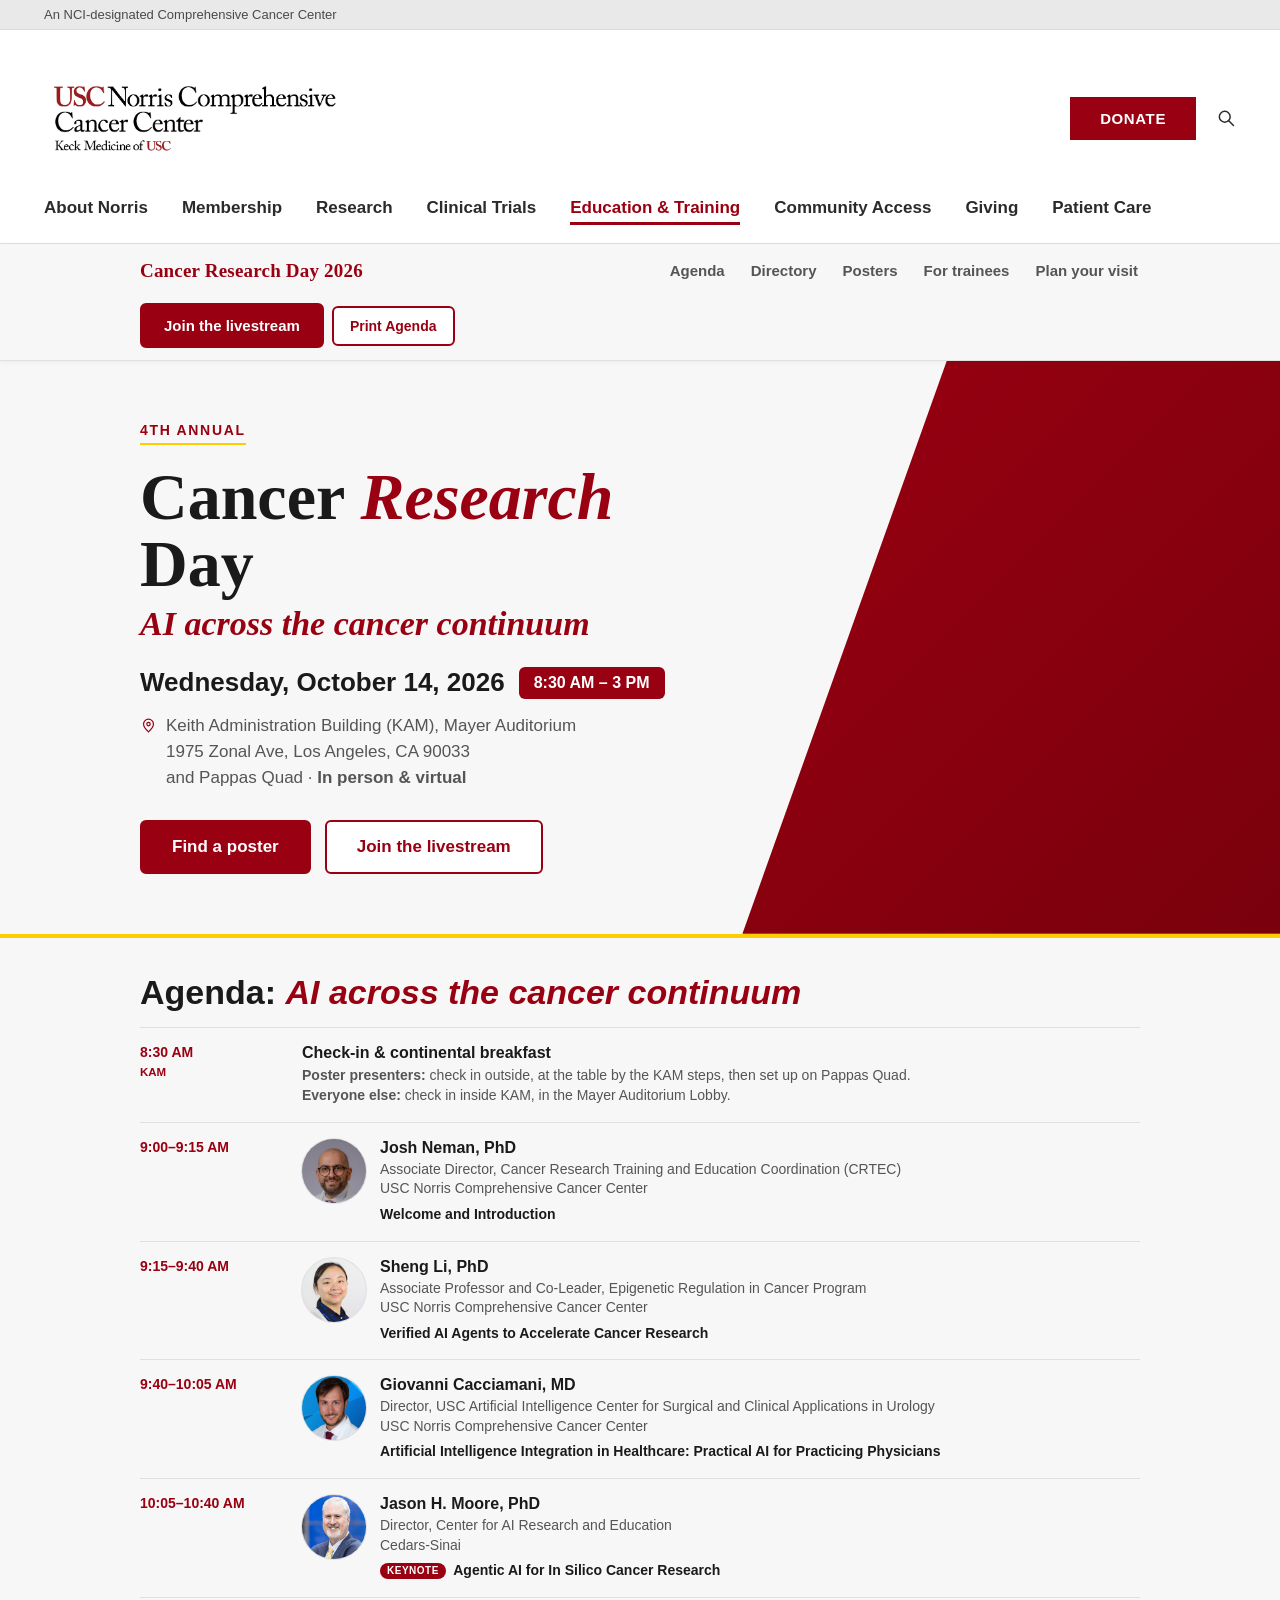
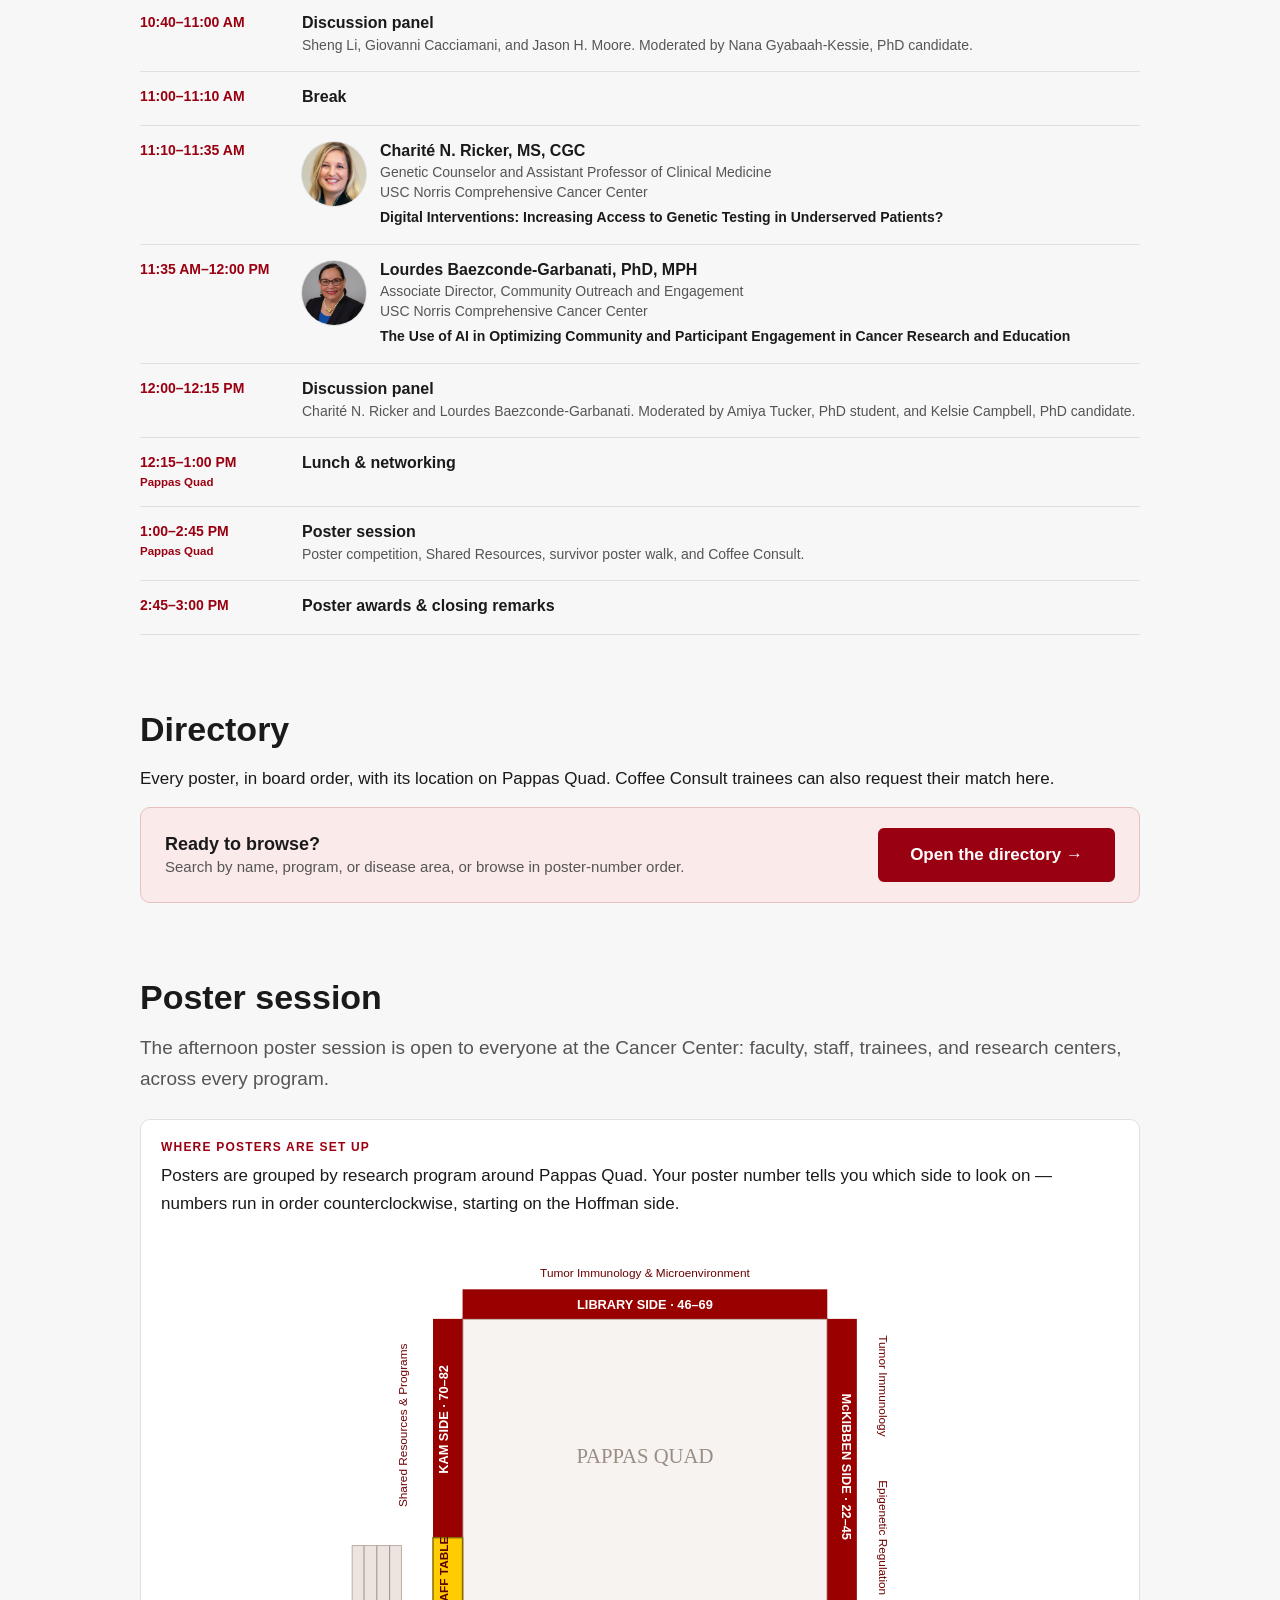
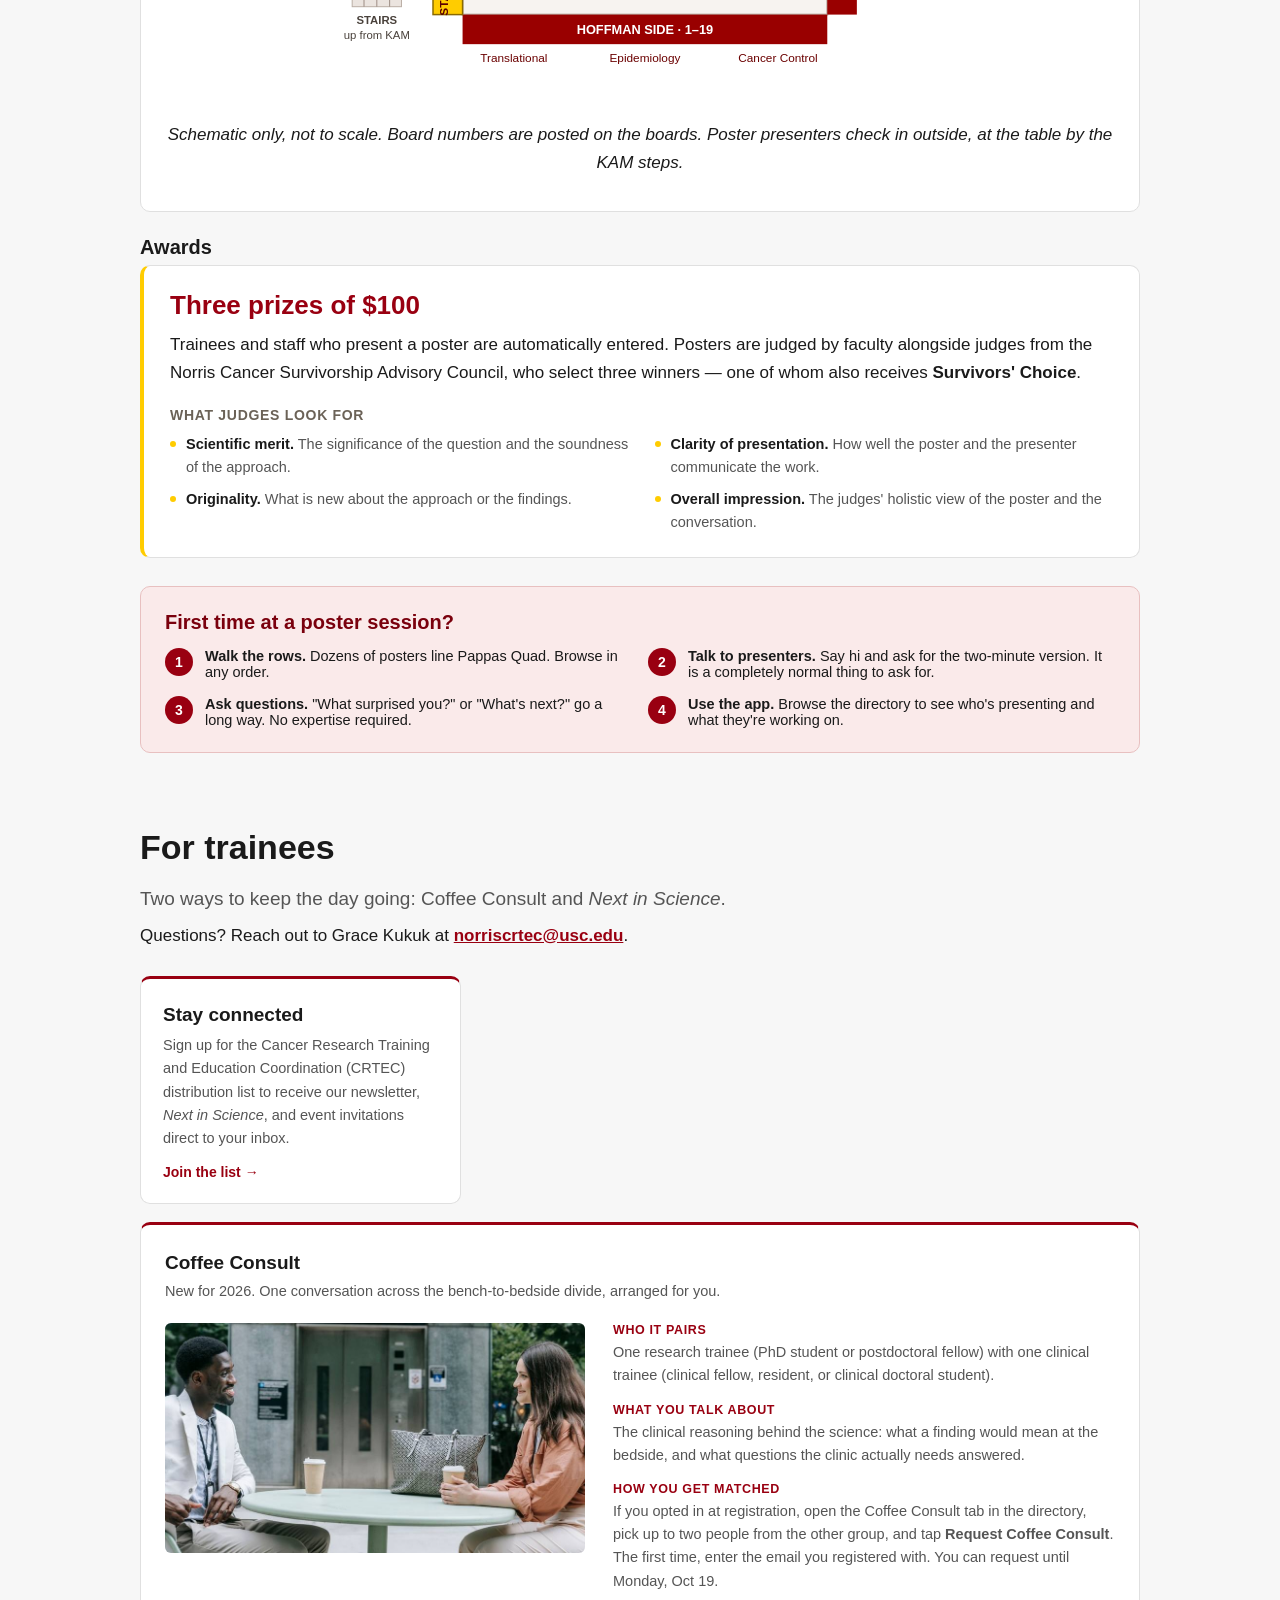
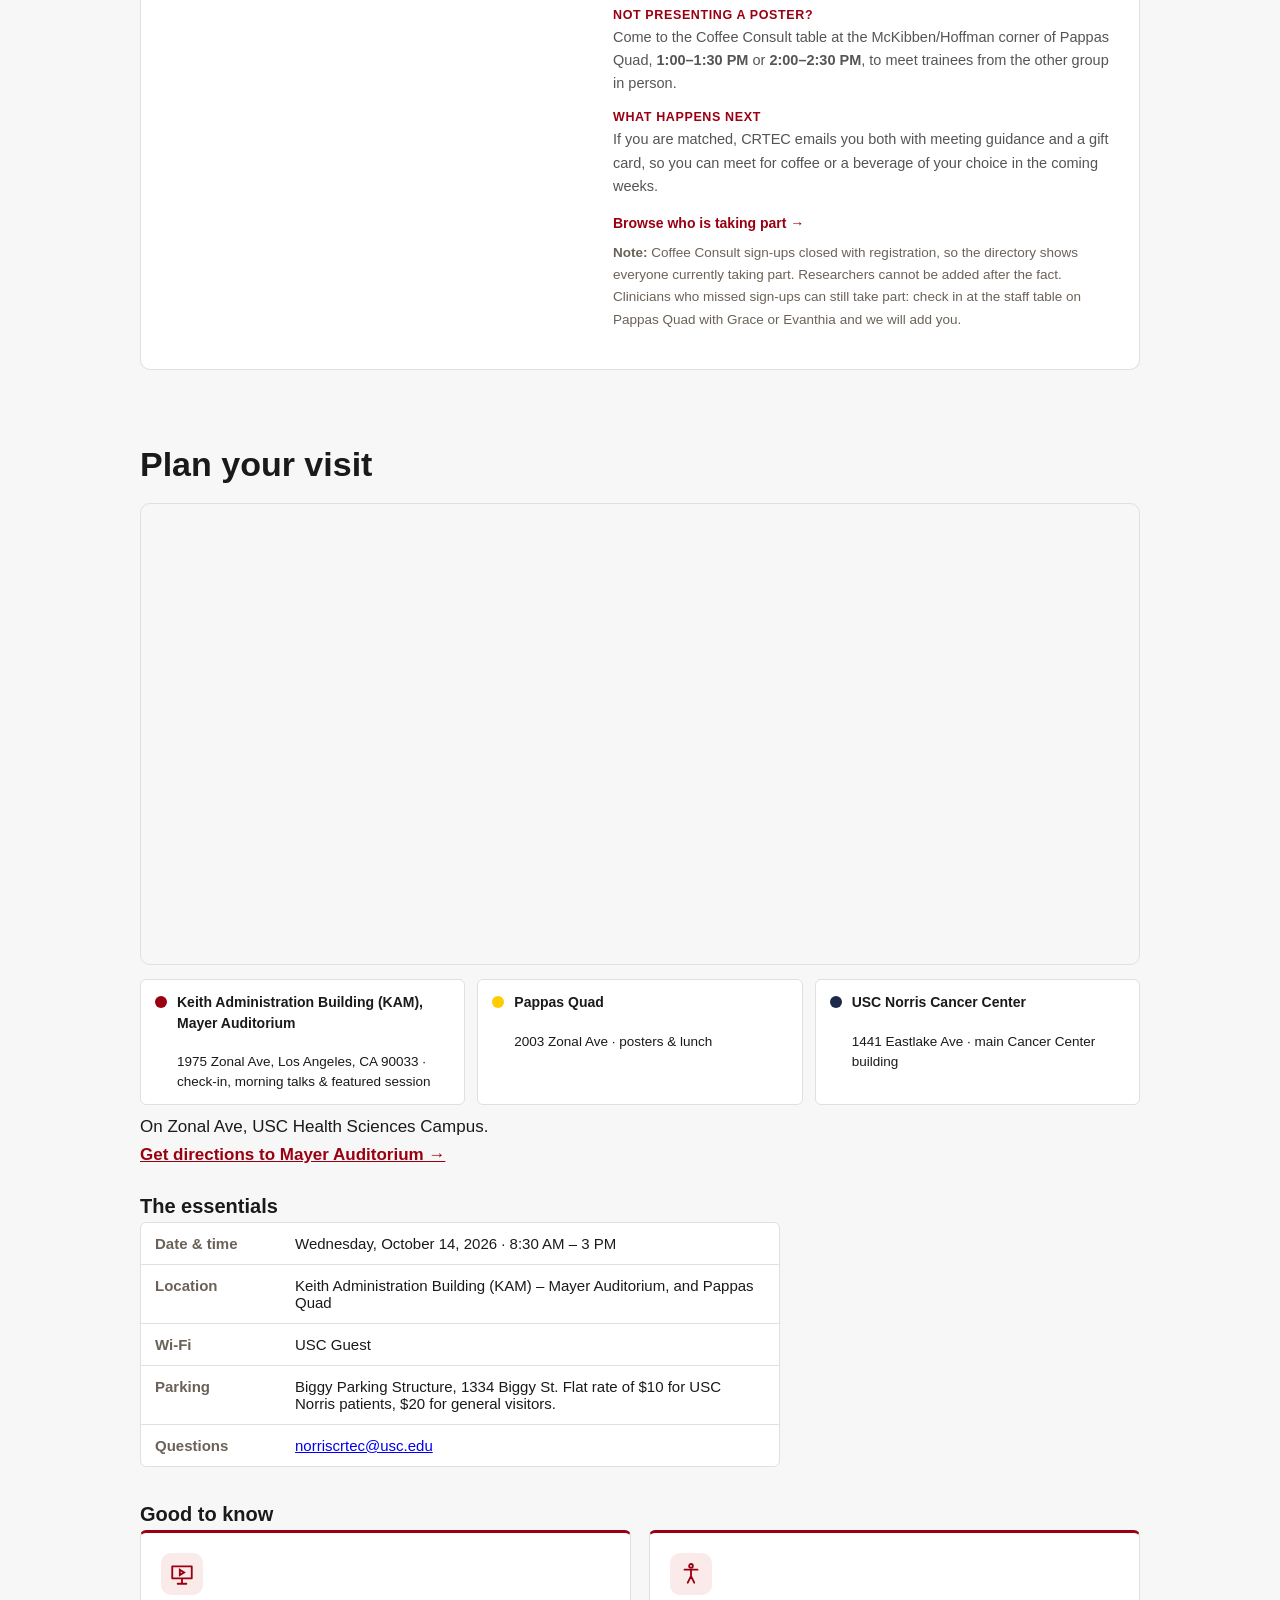
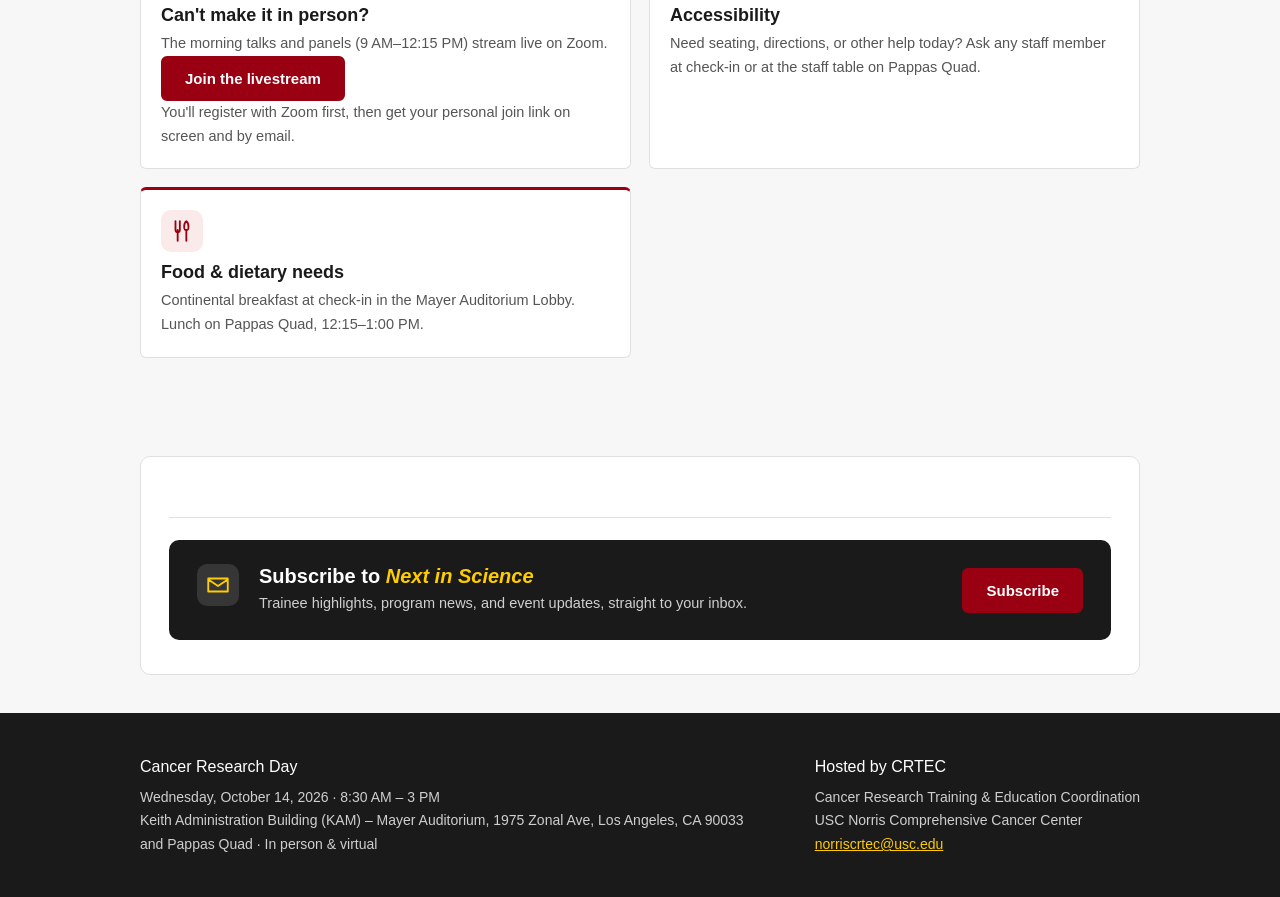
<file: index (22).html>
<!DOCTYPE html>
<html lang="en">
<head>
<meta charset="UTF-8">
<script>
  // If this page is embedded (e.g. inside a Norris WordPress page via
  // iframe), the REAL Norris header/nav already exists one level up — so
  // this copy is a duplicate and must not render. Runs synchronously,
  // before paint, to avoid a flash of the duplicate header.
  try {
    if (window.self !== window.top) {
      document.documentElement.classList.add('in-iframe');
    }
  } catch (e) {
    // Cross-origin frame access can throw; being inside a frame at all
    // means the same duplicate-header risk, so treat it as embedded too.
    document.documentElement.classList.add('in-iframe');
  }
</script>
<script>
  // Auto-resize reporting: tells whatever embeds this page (in an iframe)
  // its real content height, so the EMBEDDER can size the iframe to fit —
  // avoiding a fixed-height box with its own internal scrollbar stacked
  // inside the outer page's scrollbar ("nested scrolling"). This page never
  // sizes itself; it only reports height. The embedding page decides what
  // to do with that number (see the embed snippet that reads these).
  (function () {
    if (window.self === window.top) return; // not embedded — nothing to report
    var lastSent = 0;
    function reportHeight() {
      // document.documentElement.scrollHeight is spec'd to return the LARGER
      // of actual content height or this frame's own current viewport height.
      // Since we set the iframe's box height ourselves, that becomes this
      // frame's viewport — so documentElement.scrollHeight can never report
      // smaller than whatever we last set, a one-way ratchet. document.body
      // doesn't have that special-cased floor, so it shrinks correctly too.
      var h = document.body.scrollHeight;
      if (Math.abs(h - lastSent) < 2) return; // skip no-op reports
      lastSent = h;
      try {
        window.parent.postMessage({ type: 'crd2026-resize', height: h }, '*');
      } catch (e) {}
    }
    // Fires on ANY layout change — mode switches (landing ↔ directory app),
    // opening a profile, filtering, images loading, etc. — without needing
    // to hook every place in app.js that changes what's on screen.
    if ('ResizeObserver' in window) {
      new ResizeObserver(reportHeight).observe(document.documentElement);
    }
    window.addEventListener('load', reportHeight);
    window.addEventListener('resize', reportHeight);
    // Catch late-loading content (fonts, images) that ResizeObserver might
    // fire for slightly before layout has fully settled.
    setTimeout(reportHeight, 300);
    setTimeout(reportHeight, 1200);
  })();
</script>
<meta name="viewport" content="width=device-width, initial-scale=1.0">
<title>Cancer Research Day 2026 · USC Norris Comprehensive Cancer Center</title>
<meta name="description" content="4th Annual Cancer Research Day at USC Norris. Wednesday, October 14, 2026. Hosted by Cancer Research Training &amp; Education Coordination (CRTEC). Talks, an AI featured session, a poster session open to the whole Cancer Center, and Coffee Consult connections. In person and virtual.">
<meta http-equiv="Cache-Control" content="no-cache, no-store, must-revalidate">
<link rel="stylesheet" href="style.css?v=38">
<script src="config.js?v=38"></script>
<style>
  /* Quad map inside the directory (added with the Oct 9 update) */
  .quadmap{margin:10px 0 4px;border:1px solid #ded5ce;border-radius:10px;background:#fff;overflow:hidden}
  .quadmap>summary{cursor:pointer;padding:11px 14px;font-weight:650;font-size:14.5px;color:#990000;background:#f7f3f0;list-style:none}
  .quadmap>summary::-webkit-details-marker{display:none}
  .quadmap>summary::before{content:"\25b8";display:inline-block;margin-right:7px;transition:transform .15s}
  .quadmap[open]>summary::before{transform:rotate(90deg)}
  .quadmap-inner{padding:10px 12px 14px;background:#fff}
  .quadmap-note{margin:8px 0 0;font-size:13px;color:#4a423c;line-height:1.45}

  /* Legibility pass — overrides style.css, which sets several of these
     below the WCAG AA 4.5:1 threshold at very small sizes. */
  :root{ --text-light:#6B6257; }
  .filter-panel-title{font-size:16px;font-weight:700;color:#1b1512}
  .filter-section-label{font-size:11.5px;color:#44403C;letter-spacing:.06em;margin-bottom:8px}
  .foption{font-size:13px;padding:7px 13px;color:#332F2B;border:1.5px solid #8A7F76;background:#fff}
  .foption.selected{background:#8A0010 !important;border-color:#8A0010 !important;color:#fff !important}
  .chip-quiet{color:#5C554E}
  .results-count{color:#4A423C;font-size:13.5px}
  .quad-layout-note,.quad-layout-caveat{color:#4A423C}

  .chip-poster{background:#FBF3E3;border-color:#C9A227;color:#5A3E00;font-weight:700}

  /* Print Agenda now serves the one-page PDF, so the control is a link */
  a.btn-print{display:inline-flex;align-items:center;justify-content:center;text-decoration:none}

  /* Day-of mode (CONFIG.day_of). Pre-event content is hidden, never deleted,
     so next year's page is one config flag away. */
  body.day-of .pre-event{display:none !important}
  body:not(.day-of) .day-of-only{display:none !important}
  body.day-of #trainees .way-num{display:none}
  .livestream-note{font-size:13px;color:#4A423C;margin:8px 0 0}
  .nav-actions{display:flex;gap:8px;align-items:center}
</style>
</head>
<body>
<script>if (typeof CONFIG !== "undefined" && CONFIG.day_of) document.body.classList.add("day-of");</script>

<!-- Inline icon sprite (reused across the page) -->
<svg width="0" height="0" style="position:absolute" aria-hidden="true">
  <symbol id="i-landscape" viewBox="0 0 24 24"><path fill="none" stroke="currentColor" stroke-width="1.7" stroke-linecap="round" stroke-linejoin="round" d="M3 20h18M5 20V9l4-3 4 3M13 20V6l3-2 3 2v14M8 12v0M8 16v0"/></symbol>
  <symbol id="i-science" viewBox="0 0 24 24"><path fill="none" stroke="currentColor" stroke-width="1.7" stroke-linecap="round" stroke-linejoin="round" d="M9 3h6M10 3v6l-5 8a2 2 0 0 0 2 3h10a2 2 0 0 0 2-3l-5-8V3M7.5 14h9"/></symbol>
  <symbol id="i-connect" viewBox="0 0 24 24"><path fill="none" stroke="currentColor" stroke-width="1.7" stroke-linecap="round" stroke-linejoin="round" d="M8 12a3 3 0 1 0 0-6 3 3 0 0 0 0 6ZM17 18a2.5 2.5 0 1 0 0-5 2.5 2.5 0 0 0 0 5ZM10.5 10.5l4.5 3"/></symbol>
  <symbol id="i-poster" viewBox="0 0 24 24"><path fill="none" stroke="currentColor" stroke-width="1.7" stroke-linecap="round" stroke-linejoin="round" d="M5 3h14v14H5zM8 7h8M8 10h8M8 13h5M9 17v4M15 17v4"/></symbol>
  <symbol id="i-pin" viewBox="0 0 24 24"><path fill="none" stroke="currentColor" stroke-width="1.7" stroke-linecap="round" stroke-linejoin="round" d="M12 21s7-6.2 7-11a7 7 0 1 0-14 0c0 4.8 7 11 7 11Z"/><circle cx="12" cy="10" r="2.4" fill="none" stroke="currentColor" stroke-width="1.7"/></symbol>
  <symbol id="i-virtual" viewBox="0 0 24 24"><path fill="none" stroke="currentColor" stroke-width="1.7" stroke-linecap="round" stroke-linejoin="round" d="M3 5h18v11H3zM8 21h8M12 16v5"/><path fill="none" stroke="currentColor" stroke-width="1.7" d="m10 8 4 2.5-4 2.5z"/></symbol>
  <symbol id="i-ce" viewBox="0 0 24 24"><path fill="none" stroke="currentColor" stroke-width="1.7" stroke-linecap="round" stroke-linejoin="round" d="M4 5h16v11H4zM8 20l4-3 4 3"/><circle cx="12" cy="10" r="2.6" fill="none" stroke="currentColor" stroke-width="1.7"/></symbol>
  <symbol id="i-access" viewBox="0 0 24 24"><circle cx="12" cy="4.5" r="1.7" fill="none" stroke="currentColor" stroke-width="1.7"/><path fill="none" stroke="currentColor" stroke-width="1.7" stroke-linecap="round" stroke-linejoin="round" d="M6 8h12M12 8v6M12 14l-3 6M12 14l3 6"/></symbol>
  <symbol id="i-diet" viewBox="0 0 24 24"><path fill="none" stroke="currentColor" stroke-width="1.7" stroke-linecap="round" stroke-linejoin="round" d="M6 3v8a2 2 0 0 0 4 0V3M8 11v10M16 3c-1.5 1-2 3-2 5s0 3 2 3 2-1 2-3-.5-4-2-5ZM16 11v10"/></symbol>
  <symbol id="i-mail" viewBox="0 0 24 24"><path fill="none" stroke="currentColor" stroke-width="1.7" stroke-linecap="round" stroke-linejoin="round" d="M3 6h18v12H3zM3 7l9 6 9-6"/></symbol>
  <symbol id="i-award" viewBox="0 0 24 24"><circle cx="12" cy="9" r="5" fill="none" stroke="currentColor" stroke-width="1.7"/><path fill="none" stroke="currentColor" stroke-width="1.7" stroke-linecap="round" stroke-linejoin="round" d="m9 13-2 8 5-3 5 3-2-8"/></symbol>
  <symbol id="i-camera" viewBox="0 0 24 24"><path fill="none" stroke="currentColor" stroke-width="1.7" stroke-linecap="round" stroke-linejoin="round" d="M4 8h3l2-2.5h6L17 8h3a1 1 0 0 1 1 1v9a1 1 0 0 1-1 1H4a1 1 0 0 1-1-1V9a1 1 0 0 1 1-1Z"/><circle cx="12" cy="13" r="3.6" fill="none" stroke="currentColor" stroke-width="1.7"/></symbol>
</svg>

<!-- ══ TOP NAV (both modes) ══ -->
<!-- ══ NORRIS SITE CHROME (matches uscnorriscancer.usc.edu) ══ -->
<div class="norris-utility">
  <div class="norris-utility-inner">An NCI-designated Comprehensive Cancer Center</div>
</div>

<header class="norris-header">
  <div class="norris-header-inner">
    <a class="norris-logo" href="https://uscnorriscancer.usc.edu/" aria-label="USC Norris Comprehensive Cancer Center">
      <img class="brand-logo" src="assets/logo/uscnorrislogo.JPG" alt="USC Norris Comprehensive Cancer Center" onerror="this.style.display='none'; this.nextElementSibling.style.display='block'">
      <span class="norris-logo-text" style="display:none">
        <span class="nl-1"><span class="nl-usc">USC</span> Norris Comprehensive</span>
        <span class="nl-2">Cancer Center</span>
        <span class="nl-3">Keck Medicine of <span class="nl-usc-sm">USC</span></span>
      </span>
    </a>
    <div class="norris-donate-wrap">
      <a class="norris-donate" href="https://uscnorriscancer.usc.edu/giving/" target="_blank" rel="noopener">DONATE</a>
      <svg class="norris-search-ico" viewBox="0 0 24 24" fill="none" aria-hidden="true"><circle cx="10.5" cy="10.5" r="6.5" stroke="currentColor" stroke-width="1.8"/><line x1="15.3" y1="15.3" x2="21" y2="21" stroke="currentColor" stroke-width="1.8" stroke-linecap="round"/></svg>
    </div>
  </div>
  <button class="norris-hamburger" id="norris-hamburger-btn" onclick="toggleNorrisNav()" aria-label="Open menu" aria-expanded="false">
    <span></span><span></span><span></span>
  </button>
</header>

<nav class="norris-nav" id="norris-nav">
  <div class="norris-nav-inner" id="norris-nav-inner">
    <a href="https://uscnorriscancer.usc.edu/about-norris-2/">About Norris</a>
    <a href="https://uscnorriscancer.usc.edu/membership/">Membership</a>
    <a href="https://uscnorriscancer.usc.edu/research/">Research</a>
    <a href="https://uscnorriscancer.usc.edu/clinical-trials/">Clinical Trials</a>
    <a class="is-current" href="https://uscnorriscancer.usc.edu/education-training/">Education &amp; Training</a>
    <a href="https://uscnorriscancer.usc.edu/community-access/">Community Access</a>
    <a href="https://uscnorriscancer.usc.edu/giving/">Giving</a>
    <a href="https://uscnorriscancer.usc.edu/patient-care/">Patient Care</a>
  </div>
</nav>

<!-- ══ EVENT SUB-NAV (this page) ══ -->
<header class="site-nav" id="site-nav">
  <div class="nav-inner">
    <a class="brand" href="#top" onclick="return goToSection('top')">
      <span class="brand-crtec">Cancer Research Day 2026</span>
    </a>
    <nav class="nav-links" id="nav-links">
      <a class="pre-event" href="#why" onclick="return goToSection('why')">Why come</a>
      <a href="#agenda" onclick="return goToSection('agenda')">Agenda</a>
      <a href="#" onclick="openDirectory(); return false;">Directory</a>
      <a href="#posters" onclick="return goToSection('posters')">Posters</a>
      <a href="#trainees" onclick="return goToSection('trainees')">For trainees</a>
      <a href="#visit" onclick="return goToSection('visit')">Plan your visit</a>
    </nav>
    <div class="nav-actions">
      <button class="btn-solid day-of-only" onclick="joinLivestream()">Join the livestream</button>
      <a class="btn-outline btn-print" href="CRD2026_Agenda.pdf?v=2" target="_blank" rel="noopener" download="CRD2026_Agenda.pdf">Print Agenda</a>
    </div>
  </div>
</header>

<!-- ══════════ PROGRAM MODE (landing / print target) ══════════ -->
<main id="program-mode">
  <a id="top"></a>

  <section class="hero">
    <div class="hero-inner">
      <div class="hero-eyebrow">4th Annual</div>
      <h1 class="hero-title">Cancer <em>Research</em> Day</h1>
      <p class="hero-theme">AI across the cancer continuum</p>
      <div class="hero-datebar">
        <span class="hero-date">Wednesday, October 14, 2026</span>
        <span class="hero-time" id="hero-time">9 AM – 3 PM</span>
      </div>
      <p class="hero-loc"><svg class="ico ico-sm"><use href="#i-pin"/></svg><span>Keith Administration Building (KAM), Mayer Auditorium<br>1975 Zonal Ave, Los Angeles, CA 90033<br>and Pappas Quad · <strong>In person &amp; virtual</strong></span></p>
      <div class="hero-cta">
        <button class="btn-solid btn-lg pre-event" onclick="registerNow()">Register / Submit a Poster</button>
        <a class="btn-outline btn-lg pre-event" href="#agenda" onclick="return goToSection('agenda')">See the agenda</a>
        <button class="btn-solid btn-lg day-of-only" onclick="openDirectory()">Find a poster</button>
        <button class="btn-outline btn-lg day-of-only" onclick="joinLivestream()">Join the livestream</button>
      </div>
    </div>
  </section>

  <!-- BANNER (image is embedded in style.css) -->
  <div class="banner-band pre-event" role="img" aria-label="Cancer Research Day at USC Norris: a researcher presenting a talk, and an aerial view of the outdoor poster session on Pappas Quad"></div>

  <!-- WHY COME -->
  <section class="band pre-event" id="why">
    <div class="band-inner">
      <h2>Why come</h2>
      <p class="lead p-wide">A day to share your work, meet collaborators, and see what's happening across the Cancer Center.</p>
      <div class="why-grid">
        <div class="why-card"><span class="why-ico"><svg class="ico"><use href="#i-landscape"/></svg></span><h3>See the whole landscape</h3><p>Basic, translational, clinical, population, and community research, side by side in a single afternoon.</p></div>
        <div class="why-card"><span class="why-ico"><svg class="ico"><use href="#i-science"/></svg></span><h3>State of the science</h3><p>A morning of talks and a keynote on this year's theme: <strong>AI across the cancer continuum</strong>.</p></div>
        <div class="why-card"><span class="why-ico"><svg class="ico"><use href="#i-connect"/></svg></span><h3>Meet people outside your program</h3><p>Cross-program conversations are the point of the day, not a side effect of it.</p></div>
        <div class="why-card"><span class="why-ico"><svg class="ico"><use href="#i-award"/></svg></span><h3>Support the next generation</h3><p>For faculty: judge posters, meet prospective lab members, and hear where trainees are taking the science.</p></div>
      </div>
    </div>
  </section>

  <!-- AGENDA -->
  <section class="band alt" id="agenda">
    <div class="band-inner">
      <h2>Agenda: <span class="agenda-theme-inline">AI across the cancer continuum</span></h2>
      <div id="program-agenda" class="agenda-print-list"></div>
    </div>
  </section>

  <!-- DIRECTORY -->
  <section class="band" id="directory">
    <div class="band-inner">
      <h2>Directory</h2>
      <p class="p-wide pre-event">See who will be there, what they study, and who is open to a conversation. Browse ahead of time, or use it live during the poster session.</p>
      <p class="p-wide day-of-only">Every poster, in board order, with its location on Pappas Quad. Coffee Consult trainees can also request their match here.</p>
      <div class="connect-callout">
        <div>
          <strong>Ready to browse?</strong>
          <span>Search by name, program, or disease area, or browse in poster-number order.</span>
        </div>
        <button class="btn-solid btn-lg" onclick="openDirectory()">Open the directory →</button>
      </div>
    </div>
  </section>

  <!-- POSTERS -->
  <section class="band" id="posters">
    <div class="band-inner">
      <h2>Poster session</h2>
      <p class="lead p-wide">The afternoon poster session is open to everyone at the Cancer Center: faculty, staff, trainees, and research centers, across every program.</p>

      <div class="pre-event">
        <h3 class="sub-head">Submitting a poster</h3>
        <p class="sub-note p-wide">One form covers both registration and your poster submission.</p>
        <button class="btn-solid" onclick="registerNow()">Register / Submit a Poster</button>
        <div id="program-posters" class="fact-row"></div>
      </div>

      <div class="quad-layout">
        <div class="quad-layout-label">Where posters are set up</div>
        <p class="p-wide quad-layout-note">Posters are grouped by research program around Pappas Quad. Your poster number tells you which side to look on &mdash; numbers run in order counterclockwise, starting on the Hoffman side.</p>
        <div class="quadmap-inner">
        <svg viewBox="0 0 700 460" width="100%" style="max-width:690px;display:block;margin:0 auto"
     role="img" aria-label="Schematic of Pappas Quad showing the four poster sides and the staff table">
  <rect x="170" y="78" width="370" height="300" fill="#f7f3f0" stroke="#b9ada4" stroke-width="2"/>
  <text x="355" y="224" text-anchor="middle" font-family="Georgia,serif" font-size="21" fill="#9c8d83">PAPPAS QUAD</text>
  <rect x="170" y="48" width="370" height="30" fill="#990000"/>
  <text x="355" y="68" text-anchor="middle" font-family="Arial" font-size="13" font-weight="bold" fill="#fff">LIBRARY SIDE &#183; 46&#8211;69</text>
  <text x="355" y="36" text-anchor="middle" font-family="Arial" font-size="12" fill="#6b0000">Tumor Immunology &amp; Microenvironment</text>
  <rect x="540" y="78" width="30" height="300" fill="#990000"/>
  <text x="555" y="228" text-anchor="middle" font-family="Arial" font-size="13" font-weight="bold" fill="#fff"
        transform="rotate(90 555 228)">McKIBBEN SIDE &#183; 22&#8211;45</text>
  <text x="592" y="146" text-anchor="middle" font-family="Arial" font-size="12" fill="#6b0000"
        transform="rotate(90 592 146)">Tumor Immunology</text>
  <text x="592" y="300" text-anchor="middle" font-family="Arial" font-size="12" fill="#6b0000"
        transform="rotate(90 592 300)">Epigenetic Regulation</text>
  <rect x="170" y="378" width="370" height="30" fill="#990000"/>
  <text x="355" y="398" text-anchor="middle" font-family="Arial" font-size="13" font-weight="bold" fill="#fff">HOFFMAN SIDE &#183; 1&#8211;19</text>
  <text x="222" y="426" text-anchor="middle" font-family="Arial" font-size="12" fill="#6b0000">Translational</text>
  <text x="355" y="426" text-anchor="middle" font-family="Arial" font-size="12" fill="#6b0000">Epidemiology</text>
  <text x="490" y="426" text-anchor="middle" font-family="Arial" font-size="12" fill="#6b0000">Cancer Control</text>
  <rect x="140" y="78" width="30" height="300" fill="#990000"/>
  <text x="155" y="180" text-anchor="middle" font-family="Arial" font-size="13" font-weight="bold" fill="#fff"
        transform="rotate(-90 155 180)">KAM SIDE &#183; 70&#8211;82</text>
  <text x="114" y="186" text-anchor="middle" font-family="Arial" font-size="12" fill="#6b0000"
        transform="rotate(-90 114 186)">Shared Resources &amp; Programs</text>
  <rect x="140" y="300" width="30" height="78" fill="#FFCC00" stroke="#8a6a00" stroke-width="1.5"/>
  <text x="155" y="339" text-anchor="middle" font-family="Arial" font-size="12" font-weight="bold" fill="#5c0000"
        transform="rotate(-90 155 339)">STAFF TABLE</text>
  <rect x="58" y="308" width="50" height="62" fill="#ebe4df" stroke="#b9ada4"/>
  <line x1="70" y1="308" x2="70" y2="370" stroke="#9c8d83"/>
  <line x1="83" y1="308" x2="83" y2="370" stroke="#9c8d83"/>
  <line x1="96" y1="308" x2="96" y2="370" stroke="#9c8d83"/>
  <text x="83" y="388" text-anchor="middle" font-family="Arial" font-size="11.5" font-weight="bold" fill="#4a423c">STAIRS</text>
  <text x="83" y="403" text-anchor="middle" font-family="Arial" font-size="11.5" fill="#4a423c">up from KAM</text>
</svg>
        </div>
        <p class="p-wide quad-layout-caveat">Schematic only, not to scale. Board numbers are posted on the boards. Poster presenters check in outside, at the table by the KAM steps.</p>
      </div>

      <h3 class="sub-head">Awards</h3>
      <div class="awards">
        <div class="awards-lead">
          <span class="awards-prize">Three prizes of $100</span>
        </div>
        <p class="p-wide sub-note" style="margin:10px 0 0">Trainees and staff who present a poster are automatically entered. Posters are judged by faculty alongside judges from the Norris Cancer Survivorship Advisory Council, who select three winners — one of whom also receives <strong>Survivors' Choice</strong>.</p>
        <h4>What judges look for</h4>
        <ul class="criteria">
          <li><strong>Scientific merit.</strong> The significance of the question and the soundness of the approach.</li>
          <li><strong>Clarity of presentation.</strong> How well the poster and the presenter communicate the work.</li>
          <li><strong>Originality.</strong> What is new about the approach or the findings.</li>
          <li><strong>Overall impression.</strong> The judges' holistic view of the poster and the conversation.</li>
        </ul>
      </div>

      <div class="primer" id="poster-primer">
        <h3>First time at a poster session?</h3>
        <div class="primer-steps">
          <div class="primer-step"><span class="primer-num">1</span><div><strong>Walk the rows.</strong> Dozens of posters line Pappas Quad. Browse in any order.</div></div>
          <div class="primer-step"><span class="primer-num">2</span><div><strong>Talk to presenters.</strong> Say hi and ask for the two-minute version. It is a completely normal thing to ask for.</div></div>
          <div class="primer-step"><span class="primer-num">3</span><div><strong>Ask questions.</strong> "What surprised you?" or "What's next?" go a long way. No expertise required.</div></div>
          <div class="primer-step"><span class="primer-num">4</span><div><strong>Use the app.</strong> Browse the directory to see who's presenting and what they're working on.</div></div>
        </div>
      </div>
    </div>
  </section>

  <!-- FOR TRAINEES -->
  <section class="band alt" id="trainees">
    <div class="band-inner">
      <h2>For trainees</h2>
      <p class="lead p-wide pre-event">Students, postdoctoral fellows, and clinical fellows can take part in four ways, not just attend.</p>
      <p class="lead p-wide day-of-only">Two ways to keep the day going: Coffee Consult and <em>Next in Science</em>.</p>
      <p class="p-wide trainee-poc">Questions? Reach out to Grace Kukuk at <a href="mailto:norriscrtec@usc.edu">norriscrtec@usc.edu</a>.</p>

      <div class="ways-grid ways-grid-3">
        <div class="way-card pre-event">
          <span class="way-num">1</span>
          <div>
            <h3>Present a poster</h3>
            <p>Open to everyone at the Center. Trainees and staff are eligible for the three $100 prizes. Submit when you register.</p>
            <a class="way-link" href="#posters" onclick="return goToSection('posters')">Poster details and awards →</a>
          </div>
        </div>
        <div class="way-card pre-event">
          <span class="way-num">2</span>
          <div>
            <h3>Volunteer</h3>
            <p>Help the day run smoothly, from check-in and wayfinding to the poster session. A great way to meet people across the Cancer Center. Email CRTEC at <strong>norriscrtec@usc.edu</strong> to sign up.</p>
          </div>
        </div>
        <div class="way-card">
          <span class="way-num">3</span>
          <div>
            <h3>Stay connected</h3>
            <p>Sign up for the Cancer Research Training and Education Coordination (CRTEC) distribution list to receive our newsletter, <em>Next in Science</em>, and event invitations direct to your inbox.</p>
            <a class="way-link" id="trainee-news-btn" href="[[NEWSLETTER_LINK]]" target="_blank" rel="noopener">Join the list →</a>
          </div>
        </div>
      </div>

      <div class="coffee-block" id="coffee">
        <div class="coffee-head">
          <span class="way-num">4</span>
          <div>
            <h3>Coffee Consult</h3>
            <p class="p-wide">New for 2026. One conversation across the bench-to-bedside divide, arranged for you.</p>
          </div>
        </div>
        <div class="coffee-body">
          <div class="trainee-figure" role="img" aria-label="Two trainees talking over coffee at an outdoor table during a Coffee Consult"></div>
          <div class="coffee-copy">
            <dl class="cc-list">
              <dt>Who it pairs</dt>
              <dd>One research trainee (PhD student or postdoctoral fellow) with one clinical trainee (clinical fellow, resident, or clinical doctoral student).</dd>
              <dt>What you talk about</dt>
              <dd>The clinical reasoning behind the science: what a finding would mean at the bedside, and what questions the clinic actually needs answered.</dd>
              <dt>How you get matched</dt>
              <dd class="pre-event">Coffee Consult pairs people who opted in when they registered; sign-ups are now closed. If you opted in, open the Coffee Consult tab in the directory, find someone on the other side, and request a match by Monday, Oct 19. CRTEC arranges every match, so nobody is cold-contacting anyone.</dd>
              <dd class="day-of-only">If you opted in at registration, open the Coffee Consult tab in the directory, pick up to two people from the other group, and tap <strong>Request Coffee Consult</strong>. The first time, enter the email you registered with. You can request until Monday, Oct 19.</dd>
              <dt class="day-of-only">Not presenting a poster?</dt>
              <dd class="day-of-only">Come to the Coffee Consult table at the McKibben/Hoffman corner of Pappas Quad, <strong>1:00–1:30 PM</strong> or <strong>2:00–2:30 PM</strong>, to meet trainees from the other group in person.</dd>
              <dt>What happens next</dt>
              <dd>If you are matched, CRTEC emails you both with meeting guidance and a gift card, so you can meet for coffee or a beverage of your choice in the coming weeks.</dd>
            </dl>
            <a class="way-link" href="#" onclick="openDirectory(); return false;">Browse who is taking part →</a>
            <p class="cc-note"><strong>Note:</strong> Coffee Consult sign-ups closed with registration, so the directory shows everyone currently taking part. Researchers cannot be added after the fact. Clinicians who missed sign-ups can still take part: check in at the staff table on Pappas Quad with Grace or Evanthia and we will add you.</p>
          </div>
        </div>
      </div>
    </div>
  </section>

  <!-- PLAN YOUR VISIT -->
  <section class="band" id="visit">
    <div class="band-inner">
      <h2>Plan your visit</h2>

      <div class="visit-map-wrap">
        <div class="visit-map-embed">
          <iframe src="https://www.google.com/maps?q=Keith+Administration+Building+Mayer+Auditorium,+1975+Zonal+Ave,+Los+Angeles,+CA+90033&output=embed" loading="lazy" allowfullscreen title="Map of USC Health Sciences Campus: Mayer Auditorium, Pappas Quad, and USC Norris Cancer Center"></iframe>
        </div>
        <div class="map-legend">
          <a class="map-legend-item" href="https://www.google.com/maps/search/?api=1&query=Keith+Administration+Building+Mayer+Auditorium+USC,+1975+Zonal+Ave,+Los+Angeles,+CA+90033" target="_blank" rel="noopener">
            <span class="map-legend-dot map-dot-a"></span>
            <span><strong>Keith Administration Building (KAM), Mayer Auditorium</strong><br>1975 Zonal Ave, Los Angeles, CA 90033 · check-in, morning talks &amp; featured session</span>
          </a>
          <a class="map-legend-item" href="https://www.google.com/maps/search/?api=1&query=Pappas+Quad+USC,+2003+Zonal+Ave,+Los+Angeles,+CA+90033" target="_blank" rel="noopener">
            <span class="map-legend-dot map-dot-b"></span>
            <span><strong>Pappas Quad</strong><br>2003 Zonal Ave · posters &amp; lunch</span>
          </a>
          <a class="map-legend-item" href="https://www.google.com/maps/search/?api=1&query=USC+Norris+Comprehensive+Cancer+Center,+1441+Eastlake+Ave,+Los+Angeles,+CA+90033" target="_blank" rel="noopener">
            <span class="map-legend-dot map-dot-c"></span>
            <span><strong>USC Norris Cancer Center</strong><br>1441 Eastlake Ave · main Cancer Center building</span>
          </a>
        </div>
        <p class="p-wide map-note">On Zonal Ave, USC Health Sciences Campus.<br><a href="https://www.google.com/maps/dir/?api=1&destination=1975+Zonal+Ave,+Los+Angeles,+CA+90033" target="_blank" rel="noopener">Get directions to Mayer Auditorium →</a></p>
      </div>

      <h3 class="sub-head">The essentials</h3>
      <div id="program-info" class="info-list"></div>

      <h3 class="sub-head">Good to know</h3>
      <div class="visit-grid">
        <div class="visit-card">
          <span class="visit-ico"><svg class="ico"><use href="#i-virtual"/></svg></span>
          <h3>Can't make it in person?</h3>
          <p class="pre-event">Register as a <strong>virtual attendee</strong> to join the talks and featured session by livestream. The link goes live the morning of the event.</p>
          <p class="day-of-only">The morning talks and panels (9 AM–12:15 PM) stream live on Zoom.</p>
          <button class="btn-solid" onclick="joinLivestream()">Join the livestream</button>
          <p class="livestream-note day-of-only">You'll register with Zoom first, then get your personal join link on screen and by email.</p>
        </div>
        <div class="visit-card">
          <span class="visit-ico"><svg class="ico"><use href="#i-access"/></svg></span>
          <h3>Accessibility</h3>
          <p class="pre-event">The registration form asks about accommodations such as seating, interpreting, or materials. Email us any time.</p>
          <p class="day-of-only">Need seating, directions, or other help today? Ask any staff member at check-in or at the staff table on Pappas Quad.</p>
        </div>
        <div class="visit-card">
          <span class="visit-ico"><svg class="ico"><use href="#i-diet"/></svg></span>
          <h3>Food &amp; dietary needs</h3>
          <p class="pre-event">Lunch is provided on Pappas Quad. The registration form asks about dietary restrictions so we can plan for everyone.</p>
          <p class="day-of-only">Continental breakfast at check-in in the Mayer Auditorium Lobby. Lunch on Pappas Quad, 12:15–1:00 PM.</p>
        </div>
      </div>
    </div>
  </section>

  <!-- REGISTER + NEWSLETTER (one closing unit) -->
  <section class="band alt" id="register">
    <div class="band-inner">
      <div class="closing-card">
        <div class="pre-event">
          <h2>Register</h2>
          <p class="lead">Free to attend, in person or virtual. One form covers everything.</p>
          <button class="btn-solid btn-lg" onclick="registerNow()">Register / Submit a Poster</button>
          <p class="fineprint" id="reg-fallback"></p>
        </div>

        <div class="closing-sub" id="newsletter">
          <div class="newsletter-callout">
            <span class="visit-ico"><svg class="ico"><use href="#i-mail"/></svg></span>
            <div class="newsletter-text">
              <h3>Subscribe to <em>Next in Science</em></h3>
              <p>Trainee highlights, program news, and event updates, straight to your inbox.</p>
            </div>
            <a class="btn-solid" id="newsletter-btn" href="[[NEWSLETTER_LINK]]" target="_blank">Subscribe</a>
          </div>
        </div>
      </div>
    </div>
  </section>

  <footer class="site-footer">
    <div class="footer-inner">
      <div>
        <div class="footer-title">Cancer Research Day</div>
        Wednesday, October 14, 2026 · <span id="footer-time">9 AM – 3 PM</span><br>
        Keith Administration Building (KAM) – Mayer Auditorium, 1975 Zonal Ave, Los Angeles, CA 90033<br>
        and Pappas Quad · In person &amp; virtual
      </div>
      <div>
        <div class="footer-title">Hosted by CRTEC</div>
        Cancer Research Training &amp; Education Coordination<br>
        USC Norris Comprehensive Cancer Center<br>
        <a id="footer-contact" href="mailto:norriscrtec@usc.edu">norriscrtec@usc.edu</a>
      </div>
    </div>
  </footer>
</main>

<!-- ══════════ DIRECTORY MODE (interactive app) ══════════ -->
<div id="app-mode" class="app-hidden">

  <div class="appbar">
    <button class="appbar-back" onclick="backToProgram()">← Back to program</button>
    <span class="appbar-title">Posters</span>
    <span class="appbar-role" id="header-role-row">
      <span class="header-role-chip" id="header-role-chip" style="display:none"></span>
      <button class="header-role-switch" id="header-role-switch-btn" onclick="switchRole()">Select your name</button>
    </span>
  </div>

  <!-- PICK YOURSELF (only shown when requesting a Coffee Consult).
       Everyone here already registered, so identity is a pick, never a form. -->
  <div id="selfpicker-modal" class="selfpicker-modal" style="display:none">
    <div class="selfpicker-card">
      <div class="selfpicker-head">
        <div>
          <div class="selfpicker-title">Confirm your identity</div>
          <div class="selfpicker-sub">Enter the email address you registered with, so CRTEC knows who is making the request.</div>
        </div>
        <button class="selfpicker-close" onclick="closeSelfPicker()">&times;</button>
      </div>
      <input type="email" id="selfpicker-email" placeholder="you@usc.edu" autocomplete="email" onkeydown="if(event.key==='Enter')confirmSelfByEmail()">
      <p id="selfpicker-error" class="selfpicker-error"></p>
      <button class="btn-primary" onclick="confirmSelfByEmail()">Continue</button>
      <p class="selfpicker-foot">
        Use the email address you registered with. If it is not recognized, check in at the staff table on Pappas Quad with Grace or Evanthia.
      </p>
    </div>
  </div>

  <!-- AGENDA (in-app — stays inside the directory tool, no full page nav-away) -->
  <div id="agenda-screen" class="screen">
    <div id="app-agenda-content"></div>
  </div>

  <!-- DIRECTORY -->
  <div id="directory-screen" class="screen">
    <div class="segmented-wrap">
      <span class="segmented-label">View:</span>
      <div class="segmented" id="dir-segments" role="tablist">
        <button class="seg-btn active" data-seg="posters" role="tab" aria-selected="true" onclick="setSegment('posters')">Poster Directory</button>
        <button class="seg-btn" data-seg="coffee" role="tab" aria-selected="false" onclick="setSegment('coffee')">☕ Coffee Consult</button>
      </div>
    </div>
    <div id="coffee-quickfilter-wrap"></div>
    <div class="search-filter-bar">
      <input type="search" id="search-input" placeholder="Search name, title, disease area…" oninput="filterDirectory()" autocomplete="off">
      <button class="filter-toggle-btn" id="filter-toggle" onclick="openFilterPanel()">
        <span class="filter-icon">⊞</span><span id="filter-toggle-label">Filter</span>
      </button>
    </div>
    <details class="quadmap" id="quadmap">
      <summary>Map of Pappas Quad &mdash; where the boards are</summary>
      <div class="quadmap-inner">
      <svg viewBox="0 0 700 460" width="100%" style="max-width:690px;display:block;margin:0 auto"
     role="img" aria-label="Schematic of Pappas Quad showing the four poster sides and the staff table">
  <rect x="170" y="78" width="370" height="300" fill="#f7f3f0" stroke="#b9ada4" stroke-width="2"/>
  <text x="355" y="224" text-anchor="middle" font-family="Georgia,serif" font-size="21" fill="#9c8d83">PAPPAS QUAD</text>
  <rect x="170" y="48" width="370" height="30" fill="#990000"/>
  <text x="355" y="68" text-anchor="middle" font-family="Arial" font-size="13" font-weight="bold" fill="#fff">LIBRARY SIDE &#183; 46&#8211;69</text>
  <text x="355" y="36" text-anchor="middle" font-family="Arial" font-size="12" fill="#6b0000">Tumor Immunology &amp; Microenvironment</text>
  <rect x="540" y="78" width="30" height="300" fill="#990000"/>
  <text x="555" y="228" text-anchor="middle" font-family="Arial" font-size="13" font-weight="bold" fill="#fff"
        transform="rotate(90 555 228)">McKIBBEN SIDE &#183; 22&#8211;45</text>
  <text x="592" y="146" text-anchor="middle" font-family="Arial" font-size="12" fill="#6b0000"
        transform="rotate(90 592 146)">Tumor Immunology</text>
  <text x="592" y="300" text-anchor="middle" font-family="Arial" font-size="12" fill="#6b0000"
        transform="rotate(90 592 300)">Epigenetic Regulation</text>
  <rect x="170" y="378" width="370" height="30" fill="#990000"/>
  <text x="355" y="398" text-anchor="middle" font-family="Arial" font-size="13" font-weight="bold" fill="#fff">HOFFMAN SIDE &#183; 1&#8211;19</text>
  <text x="222" y="426" text-anchor="middle" font-family="Arial" font-size="12" fill="#6b0000">Translational</text>
  <text x="355" y="426" text-anchor="middle" font-family="Arial" font-size="12" fill="#6b0000">Epidemiology</text>
  <text x="490" y="426" text-anchor="middle" font-family="Arial" font-size="12" fill="#6b0000">Cancer Control</text>
  <rect x="140" y="78" width="30" height="300" fill="#990000"/>
  <text x="155" y="180" text-anchor="middle" font-family="Arial" font-size="13" font-weight="bold" fill="#fff"
        transform="rotate(-90 155 180)">KAM SIDE &#183; 70&#8211;82</text>
  <text x="114" y="186" text-anchor="middle" font-family="Arial" font-size="12" fill="#6b0000"
        transform="rotate(-90 114 186)">Shared Resources &amp; Programs</text>
  <rect x="140" y="300" width="30" height="78" fill="#FFCC00" stroke="#8a6a00" stroke-width="1.5"/>
  <text x="155" y="339" text-anchor="middle" font-family="Arial" font-size="12" font-weight="bold" fill="#5c0000"
        transform="rotate(-90 155 339)">STAFF TABLE</text>
  <rect x="58" y="308" width="50" height="62" fill="#ebe4df" stroke="#b9ada4"/>
  <line x1="70" y1="308" x2="70" y2="370" stroke="#9c8d83"/>
  <line x1="83" y1="308" x2="83" y2="370" stroke="#9c8d83"/>
  <line x1="96" y1="308" x2="96" y2="370" stroke="#9c8d83"/>
  <text x="83" y="388" text-anchor="middle" font-family="Arial" font-size="11.5" font-weight="bold" fill="#4a423c">STAIRS</text>
  <text x="83" y="403" text-anchor="middle" font-family="Arial" font-size="11.5" fill="#4a423c">up from KAM</text>
</svg>
        <p class="quadmap-note">Board numbers run in order counterclockwise around the quad, starting on the Hoffman side. Poster presenters check in at the table by the KAM steps.</p>
      </div>
    </details>
    <div class="results-count" id="results-count"></div>
    <div class="card-list" id="directory-list"><div class="loading-state">Loading participants…</div></div>
  </div>

  <!-- FILTER PANEL -->
  <div id="filter-panel" class="filter-panel" style="display:none">
    <div class="filter-panel-header">
      <button class="filter-close" onclick="closeFilterPanel()">✕</button>
      <span class="filter-panel-title">Filter</span>
      <button class="filter-clear" onclick="clearAllFilters()">Clear all</button>
    </div>
    <div class="filter-panel-body">
      <div class="filter-section"><div class="filter-section-label">Role</div><div class="filter-option-grid" id="role-options"></div></div>
      <div class="filter-section"><div class="filter-section-label">Research Program</div><div class="filter-option-grid" id="program-options"></div></div>
      <div class="filter-section"><div class="filter-section-label">Coffee Consult</div><div class="filter-option-grid" id="clinical-options">
        <button class="foption" data-group="clinical" data-val="true" onclick="toggleFilter(this)">☕ Open to Coffee Consult</button>
      </div></div>
    </div>
    <div class="filter-panel-footer"><button class="btn-primary" onclick="applyFilters()">Show results</button></div>
  </div>

  <!-- PROFILE -->
  <div id="profile-screen" class="screen">
    <button class="back-btn" onclick="showView('directory')">← Directory</button>
    <div id="profile-content"></div>
  </div>

  <!-- MY LIST -->
  <div id="mylist-screen" class="screen">
    <button class="back-btn" onclick="showView('directory')">← Directory</button>
    <div class="mylist-header">
      <h2>My Coffee Consult Requests</h2>
      <p id="mylist-sub">Your Coffee Consult requests. CRTEC confirms every match.</p>
    </div>
    <div id="mylist-content"></div>
    <div id="mylist-empty" class="empty-state" style="display:none">
      <div class="empty-icon">☕</div>
      <p>No requests yet. Open any profile marked “☕ Open to Coffee Consult” and tap Request.</p>
      <button class="btn-secondary" onclick="showView('directory')">Browse posters</button>
    </div>
    <div id="submit-wrap" style="display:none">
      <button class="btn-primary" id="submit-btn" onclick="submitCoffeeConsult()">Send requests to CRTEC</button>
      <p class="submit-note">CRTEC reviews every request and emails you both to set it up. Coffee is on us, and nothing is matched automatically.</p>
    </div>
  </div>

  <!-- BOTTOM NAV -->
  <nav class="bottom-nav" id="bottom-nav">
    <button class="nav-btn" id="nav-program" onclick="showView('agenda')"><span class="nav-icon">📋</span><span>Agenda</span></button>
    <button class="nav-btn active" id="nav-directory" onclick="showView('directory')"><span class="nav-icon">🔍</span><span>Posters</span></button>
    <button class="nav-btn" id="nav-mylist" onclick="showView('mylist')"><span class="nav-icon">👥</span><span>Requests <span id="nav-count" class="nav-badge" style="display:none">0</span></span></button>
  </nav>
</div>

<script src="data.js?v=38"></script>
<script src="app.js?v=38"></script>
</body>
</html>
</file>
<file: style.css>
/* ─────────────────────────────────────────────-
   CRTEC Cancer Research Day 2026 — Mobile-first
   ───────────────────────────────────────────── */

:root {
  --cardinal: #990011;
  --cardinal-dark: #7A000D;
  --cardinal-light: #FAEAEA;
  --gold: #FFCC00;
  --white: #FFFFFF;
  --off-white: #F7F7F7;
  --border: #E0E0E0;
  --text: #1A1A1A;
  --text-mid: #555;
  --text-light: #888;
  --cbg-color: #0D6B74;
  --cbg-bg: #E1F5EE;
  --fellow-color: #7A000D;
  --fellow-bg: #FAEAEA;
  --faculty-color: #1B2A4A;
  --faculty-bg: #E8EDF5;
  --other-color: #555;
  --other-bg: #EEEEEE;
  --radius: 10px;
  --radius-sm: 6px;
  /* One sans family carries the whole site. The serif is used in exactly one
     place (the hero title), where it echoes the USC Norris wordmark. */
  --font-sans: -apple-system, BlinkMacSystemFont, 'Segoe UI', Helvetica, Arial, sans-serif, "Apple Color Emoji", "Segoe UI Emoji", "Segoe UI Symbol", "Noto Color Emoji";
  --font-serif: Georgia, 'Times New Roman', serif;
}

* { box-sizing: border-box; margin: 0; padding: 0; -webkit-tap-highlight-color: transparent; }
/* Form controls do not inherit type by default, which silently introduced a
   third typeface (the browser UI font) on every button. */
button, input, select, textarea { font-family: inherit; }
html { font-size: 16px; }
body { font-family: var(--font-sans); background: var(--off-white); color: var(--text); min-height: 100vh; padding-bottom: 80px; }

/* ── HEADER ── */
header { background: var(--cardinal); color: white; padding: 14px 16px 12px; position: sticky; top: 0; z-index: 100; }
.header-top { display: flex; justify-content: space-between; align-items: center; margin-bottom: 4px; }
.header-label { font-size: 10px; letter-spacing: 1px; opacity: 0.75; text-transform: uppercase; }
.header-title { font-size: 18px; font-weight: 700; }
.header-sub { font-size: 12px; opacity: 0.8; margin-top: 1px; }
.my-list-btn { background: rgba(255,255,255,0.2); border: 1px solid rgba(255,255,255,0.4); color: white; border-radius: 20px; padding: 5px 12px; font-size: 13px; cursor: pointer; display: flex; align-items: center; gap: 6px; }
.list-count { background: white; color: var(--cardinal); border-radius: 10px; padding: 1px 6px; font-size: 11px; font-weight: 700; }

/* ── SCREENS ── */
.screen { display: none; }
.screen.active { display: block; }

/* ── IDENTITY ── */
#identity-screen { align-items: flex-start; justify-content: center; padding: 24px 16px; min-height: calc(100vh - 60px); }
.screen.active#identity-screen { display: flex; }
.identity-card { background: white; border-radius: var(--radius); padding: 28px 22px; max-width: 420px; width: 100%; box-shadow: 0 2px 12px rgba(0,0,0,0.08); }
.identity-icon { font-size: 36px; margin-bottom: 12px; }
.identity-card h2 { font-size: 22px; color: var(--cardinal); margin-bottom: 8px; }
.identity-card p { font-size: 14px; color: var(--text-mid); line-height: 1.5; margin-bottom: 20px; }
.field-row { margin-bottom: 14px; }
.field-row label { display: block; font-size: 13px; font-weight: 600; color: var(--text); margin-bottom: 5px; }
input[type=text], input[type=search], select { width: 100%; padding: 11px 13px; border: 1.5px solid var(--border); border-radius: var(--radius-sm); font-size: 16px; color: var(--text); background: white; appearance: none; }
input:focus, select:focus { outline: none; border-color: var(--cardinal); }

/* ── SEARCH + FILTER BAR ── */
.search-filter-bar { display: flex; gap: 8px; padding: 10px 12px; background: white; border-bottom: 1px solid var(--border); position: sticky; top: 72px; z-index: 90; }
.search-filter-bar input[type=search] { flex: 1; padding: 9px 12px; font-size: 15px; background: var(--off-white); border-color: var(--border); }
.filter-toggle-btn { flex-shrink: 0; display: flex; align-items: center; gap: 6px; padding: 9px 14px; background: white; border: 1.5px solid var(--border); border-radius: var(--radius-sm); font-size: 14px; font-weight: 500; cursor: pointer; color: var(--text); white-space: nowrap; }
.filter-toggle-btn.has-filters { background: var(--cardinal-light); border-color: var(--cardinal); color: var(--cardinal-dark); font-weight: 600; }
.filter-icon { font-size: 16px; }

/* ── FILTER PANEL ── */
.filter-panel { position: fixed; top: 0; left: 0; right: 0; bottom: 0; background: white; z-index: 500; display: flex; flex-direction: column; }
.filter-panel-header { display: flex; align-items: center; justify-content: space-between; padding: 11px 14px; border-bottom: 1px solid var(--border); background: white; flex-shrink: 0; }
.filter-panel-title { font-size: 14px; font-weight: 700; color: var(--text); }
.filter-close { background: none; border: none; font-size: 20px; color: var(--text-light); cursor: pointer; padding: 4px 8px; }
.filter-clear { background: none; border: none; font-size: 13px; color: var(--cardinal); cursor: pointer; font-weight: 600; padding: 4px 0; }
.filter-panel-body { flex: 1; overflow-y: auto; padding: 0; }
.filter-section { padding: 9px 14px 0; border-bottom: 1px solid var(--off-white); }
.filter-section:last-child { border-bottom: none; }
.filter-section-label { font-size: 9px; font-weight: 700; color: var(--text-light); letter-spacing: 0.8px; text-transform: uppercase; margin-bottom: 6px; }
.filter-option-grid { display: flex; flex-wrap: wrap; gap: 6px; padding-bottom: 9px; }
.foption { padding: 5px 11px; border-radius: 20px; border: 1.5px solid var(--border); background: white; font-size: 11px; cursor: pointer; color: var(--text-mid); }
.foption.selected { background: var(--cardinal) !important; color: white !important; border-color: var(--cardinal) !important; }
.foption:active { opacity: 0.8; }
.filter-panel-footer { padding: 9px 14px 12px; border-top: 1px solid var(--border); background: white; flex-shrink: 0; }
.filter-panel-footer .btn-primary { margin-top: 0; padding: 12px; font-size: 15px; }
.active-filters-bar { display: flex; gap: 6px; flex-wrap: wrap; padding: 8px 12px; background: var(--cardinal-light); border-bottom: 1px solid #E8C0C0; }
.active-filter-tag { display: flex; align-items: center; gap: 5px; background: var(--cardinal); color: white; border-radius: 20px; padding: 4px 10px; font-size: 12px; font-weight: 500; }
.active-filter-tag button { background: none; border: none; color: white; cursor: pointer; font-size: 14px; padding: 0; line-height: 1; opacity: 0.8; }

/* ── RESULTS COUNT ── */
.results-count { padding: 8px 14px 4px; font-size: 12px; color: var(--text-light); }

/* ── DIRECTORY CARDS ── */
.card-list { padding: 8px 12px 20px; }
.participant-card { display: flex; align-items: flex-start; gap: 12px; background: white; border-radius: var(--radius); padding: 14px; margin-bottom: 8px; border: 1px solid var(--border); cursor: pointer; }
.participant-card:active { border-color: var(--cardinal); background: #FFFAFA; }
.participant-card.talked { border-left: 3px solid #4CAF50; }
.card-avatar { width: 44px; height: 44px; border-radius: 50%; display: flex; align-items: center; justify-content: center; font-size: 14px; font-weight: 700; flex-shrink: 0; }
.card-body { flex: 1; min-width: 0; }
.card-name-row { display: flex; align-items: center; gap: 8px; flex-wrap: wrap; margin-bottom: 2px; }
.card-name { font-size: 15px; font-weight: 600; color: var(--text); }
.card-meta { font-size: 12px; color: var(--text-light); margin-bottom: 4px; }
.card-title { font-size: 13px; color: var(--text-mid); line-height: 1.4; margin-bottom: 6px; }
.card-tags { display: flex; flex-wrap: wrap; gap: 4px; }

/* ── BADGES ── */
.poster-badge { background: #EEF2FF; color: #3730A3; border-radius: 4px; padding: 2px 7px; font-size: 11px; font-weight: 600; }
.poster-badge-lg { background: #EEF2FF; color: #3730A3; border-radius: 4px; padding: 4px 10px; font-size: 13px; font-weight: 600; display: inline-block; }
.disease-badge { background: #F0F4FF; color: #1B2A4A; border-radius: 4px; padding: 2px 7px; font-size: 11px; }
.program-badge { background: var(--off-white); color: var(--text-mid); border-radius: 4px; padding: 2px 7px; font-size: 11px; }
.clinical-badge { background: #E8F5E9; color: #2E7D32; border-radius: 4px; padding: 2px 7px; font-size: 11px; font-weight: 600; }
.talked-badge { background: #E8F5E9; color: #2E7D32; border-radius: 4px; padding: 2px 7px; font-size: 11px; font-weight: 600; }

/* ── AVATAR COLORS ── */
.avatar-phd { background: var(--cbg-bg); color: var(--cbg-color); }
.avatar-masters { background: #E8F4FD; color: #0277BD; }
.avatar-postdoc { background: #F3E5F5; color: #6A1B9A; }
.avatar-fellow { background: var(--fellow-bg); color: var(--fellow-color); }
.avatar-faculty { background: var(--faculty-bg); color: var(--faculty-color); }
.avatar-community { background: #FFF3E0; color: #E65100; }
.avatar-other { background: var(--other-bg); color: var(--other-color); }

/* ── BUTTONS ── */
.btn-primary { width: 100%; padding: 14px; background: var(--cardinal); color: white; border: none; border-radius: var(--radius-sm); font-size: 16px; font-weight: 600; cursor: pointer; margin-top: 8px; }
.btn-primary:active { background: var(--cardinal-dark); }
.btn-secondary { padding: 11px 18px; background: white; color: var(--cardinal); border: 1.5px solid var(--cardinal); border-radius: var(--radius-sm); font-size: 14px; font-weight: 600; cursor: pointer; }
.btn-log { width: 100%; padding: 14px; background: var(--cardinal); color: white; border: none; border-radius: var(--radius-sm); font-size: 15px; font-weight: 600; cursor: pointer; }
.btn-log:active { background: var(--cardinal-dark); }
.btn-talked-done { width: 100%; padding: 14px; background: #E8F5E9; color: #2E7D32; border: 1.5px solid #A5D6A7; border-radius: var(--radius-sm); font-size: 15px; font-weight: 600; cursor: default; }
.btn-coffee { width: 100%; padding: 13px; background: white; color: var(--cardinal); border: 1.5px solid var(--cardinal); border-radius: var(--radius-sm); font-size: 15px; font-weight: 600; cursor: pointer; margin-top: 10px; }
.btn-coffee:active { background: var(--cardinal-light); }
.btn-coffee-selected { width: 100%; padding: 13px; background: var(--cardinal-light); color: var(--cardinal-dark); border: 1.5px solid var(--cardinal); border-radius: var(--radius-sm); font-size: 14px; font-weight: 600; cursor: pointer; margin-top: 10px; }
.btn-linkedin { display: block; width: 100%; padding: 12px; background: #0A66C2; color: white; border-radius: var(--radius-sm); font-size: 14px; font-weight: 600; text-align: center; text-decoration: none; margin-top: 10px; }
.btn-linkedin:active { background: #084e97; }
.coffee-hint { font-size: 13px; color: var(--text-light); text-align: center; margin-top: 12px; padding: 10px; background: var(--off-white); border-radius: var(--radius-sm); }

/* ── PROFILE ── */
.back-btn { display: block; padding: 12px 16px; font-size: 14px; color: var(--cardinal); background: none; border: none; cursor: pointer; font-weight: 600; }
.profile-wrap { padding: 0 16px 32px; }
.profile-hero { display: flex; align-items: center; gap: 14px; padding: 16px 0 14px; border-bottom: 1px solid var(--border); margin-bottom: 16px; }
.profile-avatar { width: 60px; height: 60px; border-radius: 50%; display: flex; align-items: center; justify-content: center; font-size: 20px; font-weight: 700; flex-shrink: 0; }
.profile-name { font-size: 20px; font-weight: 700; color: var(--text); line-height: 1.2; }
.profile-meta { font-size: 13px; color: var(--text-mid); margin-top: 2px; }
.profile-dept { font-size: 12px; color: var(--text-light); margin-top: 2px; }
.profile-section { margin-bottom: 14px; }
.section-label { font-size: 11px; font-weight: 700; color: var(--text-light); letter-spacing: 0.8px; text-transform: uppercase; margin-bottom: 6px; }
.profile-title { font-size: 16px; font-weight: 600; color: var(--cardinal); line-height: 1.35; margin-bottom: 8px; }
.profile-summary { font-size: 14px; color: var(--text-mid); line-height: 1.6; }
.profile-tags-row { display: flex; flex-wrap: wrap; gap: 6px; margin-bottom: 20px; }
.profile-actions { display: flex; flex-direction: column; gap: 0; }

/* ── MY LIST ── */
.mylist-header { padding: 16px 16px 8px; }
.mylist-header h2 { font-size: 20px; color: var(--cardinal); margin-bottom: 6px; }
.mylist-header p { font-size: 14px; color: var(--text-mid); line-height: 1.5; }
#mylist-content { padding: 8px 12px; }
.mylist-card { display: flex; align-items: center; gap: 12px; background: white; border-radius: var(--radius); padding: 13px; margin-bottom: 8px; border: 1.5px solid var(--border); cursor: pointer; }
.mylist-card.selected { border-color: var(--cardinal); background: #FFFAFA; }
.mylist-avatar { width: 40px; height: 40px; border-radius: 50%; display: flex; align-items: center; justify-content: center; font-size: 13px; font-weight: 700; flex-shrink: 0; }
.mylist-info { flex: 1; min-width: 0; }
.mylist-name { font-size: 15px; font-weight: 600; }
.mylist-meta { font-size: 12px; color: var(--text-light); margin-top: 1px; }
.mylist-title { font-size: 12px; color: var(--text-mid); margin-top: 3px; line-height: 1.3; }
.mylist-time { font-size: 11px; color: var(--text-light); margin-top: 3px; }
.coffee-toggle { background: none; border: 1.5px solid var(--border); border-radius: 8px; padding: 8px 10px; font-size: 18px; cursor: pointer; flex-shrink: 0; }
.coffee-toggle.on { border-color: var(--cardinal); background: var(--cardinal-light); }
#submit-wrap { padding: 12px 16px 4px; }
.submit-note { font-size: 12px; color: var(--text-light); text-align: center; margin-top: 8px; line-height: 1.5; }

/* ── BOTTOM NAV ── */
.bottom-nav { position: fixed; bottom: 0; left: 0; right: 0; background: white; border-top: 1px solid var(--border); display: flex; z-index: 200; padding-bottom: env(safe-area-inset-bottom); }
.nav-btn { flex: 1; display: flex; flex-direction: column; align-items: center; padding: 10px 8px 8px; background: none; border: none; cursor: pointer; color: var(--text-light); font-size: 11px; gap: 3px; }
.nav-btn.active { color: var(--cardinal); }
.nav-icon { font-size: 20px; }
.nav-badge { background: var(--cardinal); color: white; border-radius: 10px; padding: 1px 6px; font-size: 10px; font-weight: 700; }

/* ── STATES ── */
.loading-state, .empty-state { text-align: center; padding: 48px 20px; color: var(--text-light); }
.empty-icon { font-size: 36px; margin-bottom: 10px; }
.empty-state p { font-size: 14px; line-height: 1.6; margin-bottom: 16px; }


/* ── MY LIST COMPACT ACTION BUTTONS ── */
.mylist-card { display: flex; align-items: center; gap: 10px; background: white; border-radius: var(--radius); padding: 12px; margin-bottom: 8px; border: 1.5px solid var(--border); }
.mylist-card.selected { border-color: var(--cardinal); background: #FFFAFA; }
.mylist-actions { display: flex; gap: 6px; flex-shrink: 0; align-items: center; }
.ml-action-btn { width: 36px; height: 36px; border-radius: 8px; border: 1.5px solid var(--border); background: white; font-size: 15px; cursor: pointer; display: flex; align-items: center; justify-content: center; text-decoration: none; color: #333; font-weight: 700; flex-shrink: 0; }
.ml-action-btn:active { opacity: 0.7; }
.ml-li { background: #0A66C2; color: white; border-color: #0A66C2; font-size: 13px; }
.ml-coffee { color: var(--text-mid); font-size: 13px; }
.ml-coffee.on { background: var(--cardinal-light); border-color: var(--cardinal); color: var(--cardinal-dark); }

/* ── HEADER ROLE CHIP ── */
.header-role-row { display: flex; align-items: center; gap: 8px; margin-top: 6px; }
.header-role-chip { background: rgba(255,255,255,0.18); border: 1px solid rgba(255,255,255,0.35); color: white; border-radius: 20px; padding: 3px 10px; font-size: 11px; opacity: 0.95; }
.header-role-switch { background: none; border: none; color: rgba(255,255,255,0.7); font-size: 11px; cursor: pointer; padding: 0; text-decoration: underline; }
.header-role-switch:active { opacity: 0.5; }

/* ── COFFEE CONSULT STAR ICON ── */
.ml-coffee { font-size: 17px; color: var(--text-light); }
.ml-coffee.on { background: var(--cardinal-light); border-color: var(--cardinal); color: var(--cardinal); }

/* ── PROGRAM FIELD (shows for PhD/Masters/Postdoc) ── */
#program-row { animation: fadein 0.15s ease; }
@keyframes fadein { from { opacity: 0; transform: translateY(-4px); } to { opacity: 1; transform: translateY(0); } }

/* ── COFFEE CUP ICON RESTORED ── */
.ml-coffee { font-size: 16px; color: var(--text-light); }
.ml-coffee.on { background: var(--cardinal-light); border-color: var(--cardinal); color: var(--cardinal-dark); }

/* ── PROGRAM OTHER FIELD ── */
#program-other-row { animation: fadein 0.15s ease; }
#program-other-row input { margin-top: 4px; }

/* ── LOG DONE ROW WITH UNDO ── */
.log-done-row { display: flex; gap: 8px; align-items: stretch; margin-bottom: 0; }
.log-done-row .btn-talked-done { flex: 1; margin-bottom: 0; }
.btn-undo-log { flex-shrink: 0; padding: 0 14px; background: white; color: var(--text-light); border: 1.5px solid var(--border); border-radius: var(--radius-sm); font-size: 13px; cursor: pointer; }
.btn-undo-log:active { background: var(--off-white); color: var(--cardinal); }

/* ── COFFEE DONE STATE ── */
.btn-talked-done.coffee-done { background: #FFF8E1; color: #856415; border-color: #F0D060; }

/* ── EMAIL FIELD (profile — copyable address) ── */
.email-field { display: flex; align-items: center; gap: 10px; padding: 11px 14px; background: var(--off-white); border: 1.5px solid var(--border); border-radius: var(--radius-sm); margin-top: 10px; }
.email-label { font-size: 12px; font-weight: 600; color: var(--text-light); flex-shrink: 0; }
.email-value { font-size: 14px; color: var(--cardinal); text-decoration: none; word-break: break-all; }
.email-value:active { opacity: 0.7; }

/* ═══════════════════════════════════════════════
   CRD 2026 — Agenda + Connection Tracks (v2)
   ═══════════════════════════════════════════════ */

/* Agenda view */
#agenda-content { padding: 16px; max-width: 640px; margin: 0 auto; }
.agenda-hero { background: var(--cardinal); color: #fff; border-radius: var(--radius); padding: 22px 20px; margin-bottom: 18px; position: relative; overflow: hidden; }
.agenda-hero::after { content: ""; position: absolute; top: 0; right: 0; width: 90px; height: 100%; background: var(--gold, #FFCC00); clip-path: polygon(60% 0, 100% 0, 100% 100%, 0 100%); opacity: .9; }
.agenda-eyebrow { font-size: 11px; letter-spacing: .12em; text-transform: uppercase; font-weight: 700; opacity: .9; margin-bottom: 6px; }
.agenda-hero h2 { font-size: 26px; line-height: 1.1; margin-bottom: 8px; position: relative; z-index: 1; }
.agenda-when { font-weight: 700; font-size: 15px; }
.agenda-where { font-size: 14px; opacity: .92; }
.agenda-section-label { font-size: 11px; letter-spacing: .12em; text-transform: uppercase; font-weight: 700; color: var(--cardinal); margin: 22px 0 10px; }
.agenda-note { font-size: 14px; color: var(--text-mid); margin-bottom: 12px; }

.agenda-list { display: flex; flex-direction: column; }
.agenda-item { display: grid; grid-template-columns: 92px 1fr; gap: 12px; padding: 14px 0; border-bottom: 1px solid var(--border); }
.agenda-item.is-tbd { opacity: .72; }
.agenda-time { font-weight: 700; color: var(--cardinal); font-size: 13px; }
.agenda-title { font-weight: 700; font-size: 15px; margin-bottom: 3px; }
.agenda-desc { font-size: 13px; color: var(--text-mid); line-height: 1.45; }
.agenda-tag { display: inline-block; background: var(--gold, #FFCC00); color: #1A1A1A; font-size: 10px; font-weight: 700; letter-spacing: .05em; text-transform: uppercase; padding: 1px 7px; border-radius: 20px; margin-left: 8px; vertical-align: middle; }

/* Connection-track legend on agenda */
.legend-grid { display: grid; grid-template-columns: 1fr 1fr; gap: 10px; margin-bottom: 14px; }
.legend-item { display: flex; gap: 10px; align-items: center; background: var(--white); border: 1px solid var(--border); border-radius: var(--radius-sm); padding: 10px; }
.legend-icon { font-size: 20px; }
.legend-name { display: block; font-weight: 700; font-size: 13px; }
.legend-aim { display: block; font-size: 11px; color: var(--text-light); }
.agenda-cta { margin-bottom: 4px; }

/* Info grid */
.info-grid { background: var(--white); border: 1px solid var(--border); border-radius: var(--radius-sm); overflow: hidden; }
.info-row { display: grid; grid-template-columns: 90px 1fr; gap: 10px; padding: 10px 12px; border-bottom: 1px solid var(--border); font-size: 13px; }
.info-row:last-child { border-bottom: none; }
.info-k { color: var(--text-light); font-weight: 600; }
.info-v { color: var(--text); }

/* Track banner on profile */
.track-banner { display: flex; align-items: center; gap: 10px; background: var(--cardinal-light); border: 1px solid #E8C0C0; border-radius: var(--radius-sm); padding: 10px 12px; margin-bottom: 8px; }
.track-banner .track-icon { font-size: 22px; }
.track-name { display: block; font-weight: 700; font-size: 14px; color: var(--cardinal-dark); }
.track-aim { display: block; font-size: 11px; text-transform: uppercase; letter-spacing: .06em; color: var(--text-light); }
.track-purpose { font-size: 13px; color: var(--text-mid); line-height: 1.45; margin-bottom: 10px; }

/* My List track tag */
.mylist-track { display: inline-block; font-size: 11px; font-weight: 700; color: var(--cardinal-dark); background: var(--cardinal-light); border-radius: 20px; padding: 1px 9px; margin-top: 4px; }

/* Third nav button spacing (3 tabs) */
.bottom-nav { justify-content: space-around; }

/* ═══════════════════════════════════════════════
   CRD 2026 — Unified site: nav, program landing, print (v3)
   ═══════════════════════════════════════════════ */

body { padding-bottom: 0; }
body.in-app { padding-bottom: 80px; }
#app-mode.app-hidden { display: none; }

/* Buttons (shared) */
.btn-solid { display:inline-block; background:var(--cardinal); color:#fff; font-weight:700; font-size:15px;
  padding:12px 22px; border:2px solid var(--cardinal); border-radius:var(--radius-sm); text-decoration:none; cursor:pointer; }
.btn-solid:hover { background:var(--cardinal-dark); border-color:var(--cardinal-dark); }
.btn-outline { display:inline-block; background:#fff; color:var(--cardinal); font-weight:700; font-size:15px;
  padding:12px 22px; border:2px solid var(--cardinal); border-radius:var(--radius-sm); text-decoration:none; cursor:pointer; }
.btn-outline:hover { background:var(--cardinal-light); }
.btn-lg { font-size:17px; padding:15px 30px; }
.btn-text { display:block; width:100%; margin-top:12px; background:none; border:none; color:var(--text-mid);
  font-size:14px; text-decoration:underline; cursor:pointer; padding:8px; }

/* ── Top nav (override generic header) ── */
header.site-nav { background:#fff; color:var(--text); border-top:5px solid var(--cardinal);
  border-bottom:1px solid var(--border); padding:0; position:sticky; top:0; z-index:200; box-shadow:0 1px 6px rgba(0,0,0,.05); }
.nav-inner { max-width:1040px; margin:0 auto; display:flex; align-items:center; gap:16px; padding:12px 20px; flex-wrap:wrap; }
.brand { font-size:19px; color:var(--text); text-decoration:none; font-weight:700; white-space:nowrap; }
.brand-usc { color:var(--cardinal); }
.brand-sub { color:var(--text-mid); font-weight:400; font-size:15px; }
.nav-links { display:flex; gap:22px; margin-left:auto; }
.nav-links a { color:var(--text-mid); text-decoration:none; font-weight:700; font-size:15px; padding:6px 2px; border-bottom:2px solid transparent; }
.nav-links a:hover { color:var(--cardinal); border-bottom-color:var(--gold); }
.nav-actions { display:flex; gap:10px; }
.btn-print { font-size:14px; padding:10px 16px; }

/* ── Hero ── */
.hero { background:var(--off-white); border-bottom:4px solid var(--gold); position:relative; overflow:hidden; }
.hero::after { content:""; position:absolute; top:0; right:0; width:42%; height:100%;
  background:linear-gradient(135deg,var(--cardinal),var(--cardinal-dark)); clip-path:polygon(38% 0,100% 0,100% 100%,0 100%); z-index:0; }
.hero-inner { max-width:1040px; margin:0 auto; padding:60px 20px; position:relative; z-index:1; }
.hero-eyebrow { display:inline-block; font-size:14px; font-weight:700; letter-spacing:.12em; text-transform:uppercase;
  color:var(--cardinal); border-bottom:2px solid var(--gold); padding-bottom:5px; margin-bottom:18px; }
.hero-title { font-family:var(--font-serif); font-size:clamp(40px,7vw,66px); line-height:1.02; color:var(--text); margin:0; }
.hero-title em { font-style:italic; color:var(--cardinal); }
.hero-datebar { display:flex; flex-wrap:wrap; align-items:center; gap:14px; margin-top:24px; }
.hero-date { font-weight:700; font-size:clamp(20px,3vw,26px); }
.hero-time { background:var(--cardinal); color:#fff; font-weight:700; font-size:16px; padding:7px 15px; border-radius:var(--radius-sm); }
.hero-loc { display:flex; align-items:flex-start; gap:9px; margin:14px 0 0; font-size:17px;
  line-height:1.55; color:var(--text-mid); max-width:46ch; }
.hero-loc .ico { flex-shrink:0; margin-top:4px; }
.hero-host { margin:10px 0 0; font-size:15px; color:var(--text-mid); max-width:46ch; }
.hero-host strong { color:var(--text); }
.hero-cta { margin-top:28px; display:flex; flex-wrap:wrap; gap:14px; }

/* ── Bands ── */
/* Every jump target clears the sticky nav, so section titles are never hidden */
#program-mode [id] { scroll-margin-top:128px; }
.band { padding:38px 0; }
#why { padding-bottom:30px; }
#why .why-grid { margin-bottom:0; }
#agenda { padding-top:36px; }
.band.alt { background:var(--off-white); }
.band-inner { max-width:1040px; margin:0 auto; padding:0 20px; }
.band-inner.center { text-align:center; }
.band-label { font-size:13px; font-weight:700; letter-spacing:.14em; text-transform:uppercase; color:var(--cardinal); margin-bottom:10px; }
.band h2 { font-size:clamp(26px,4vw,34px); line-height:1.1; margin-bottom:16px; color:var(--text); }
.band p { font-size:17px; line-height:1.65; color:var(--text); max-width:64ch; margin-bottom:14px; }
.band-inner.center p { margin-left:auto; margin-right:auto; }
.lead { font-size:19px !important; color:var(--text-mid) !important; }
.muted, .fineprint { max-width:none !important; }
.muted { color:var(--text-light) !important; font-size:15px !important; }
.fineprint { font-size:14px !important; color:var(--text-light) !important; margin-top:12px; }

/* Agenda list on landing (reuses .agenda-item from v2) */
.agenda-print-list { margin-top:12px; border-top:1px solid var(--border); }
.agenda-print-list .agenda-item { grid-template-columns:150px 1fr; padding:16px 0; }
.agenda-print-list .agenda-time { font-size:14px; }
.agenda-print-list .agenda-title { font-size:16px; font-weight:700; }
.agenda-print-list .agenda-desc { font-size:14px; }
.agenda-loc { display:inline-flex; align-items:center; gap:5px; margin-top:6px; font-size:13px;
  font-weight:600; color:var(--cardinal); background:var(--cardinal-light);
  border-radius:20px; padding:3px 11px; }
.agenda-loc::before { content:"📍"; font-size:11px; }

/* Poster facts */
.fact-row { display:grid; grid-template-columns:repeat(3,1fr); gap:20px; margin:22px 0 24px; }
.fact { border-top:3px solid var(--gold); padding-top:12px; }
.fact-big { font-size:30px; font-weight:700; line-height:1; color:var(--cardinal); }
.fact-lbl { font-size:14px; color:var(--text-mid); margin-top:6px; }

/* Track cards on landing */
.track-cards { display:grid; grid-template-columns:1fr 1fr; gap:16px; margin:22px 0; }
.track-card { border:1px solid var(--border); border-top:4px solid var(--cardinal); border-radius:var(--radius-sm); padding:18px; background:#fff; }
.track-card-icon { font-size:26px; }
.track-card-name { font-weight:700; font-size:18px; margin-top:6px; }
.track-card-aim { font-size:12px; text-transform:uppercase; letter-spacing:.06em; color:var(--cardinal); font-weight:700; margin:2px 0 8px; }
.track-card-purpose { font-size:14px; color:var(--text-mid); line-height:1.5; }
.connect-callout { display:flex; align-items:center; justify-content:space-between; gap:20px; flex-wrap:wrap;
  background:var(--cardinal-light); border:1px solid #E8C0C0; border-radius:var(--radius); padding:20px 24px; margin-top:10px; }
.connect-callout strong { display:block; font-size:18px; }
.connect-callout span { display:block; color:var(--text-mid); font-size:15px; margin-top:3px; }

/* "For trainees" — three ways to take part */
.ways-grid { display:grid; grid-template-columns:repeat(2,1fr); gap:18px; margin:26px 0 0; align-items:stretch; }
.ways-grid-3 { grid-template-columns:repeat(3,1fr); }
.way-card { display:flex; gap:14px; background:#fff; border:1px solid var(--border);
  border-top:3px solid var(--cardinal); border-radius:var(--radius); padding:22px; }
.way-card > div { display:flex; flex-direction:column; flex:1; }
.way-num { flex:0 0 32px; height:32px; border-radius:50%; background:var(--cardinal); color:#fff;
  font-weight:700; font-size:16px; display:flex; align-items:center; justify-content:center; }
.way-card h3 { font-size:19px; margin:3px 0 8px; }
.way-card p { font-size:14.5px; line-height:1.6; color:var(--text-mid); margin:0; max-width:none; }
.way-link { align-self:flex-start; margin-top:auto; padding-top:14px; font-size:14px; font-weight:700;
  color:var(--cardinal); text-decoration:none; border-bottom:1px solid transparent; }
.way-link:hover { border-bottom-color:var(--gold); }

/* Coffee Consult explainer: photo alongside the how-it-works list */
/* Coffee Consult: the third way to take part, expanded in place */
.coffee-block { margin-top:18px; background:#fff; border:1px solid var(--border);
  border-top:3px solid var(--cardinal); border-radius:var(--radius); padding:24px; }
.coffee-head { display:flex; gap:14px; align-items:flex-start; margin-bottom:20px; }
.coffee-head h3 { font-size:19px; font-weight:700; margin:3px 0 6px; }
.coffee-head p { font-size:14.5px; line-height:1.6; color:var(--text-mid); margin:0; max-width:64ch; }
/* 420px keeps the frame close to the photo's own 3:2 ratio, so the crop does
   not cut the people out at the edges. */
.coffee-body { display:grid; grid-template-columns:420px 1fr; gap:28px; align-items:start; }
.band .cc-note { margin-top:10px; font-size:13.5px; color:var(--text-light); max-width:none; }
.trainee-figure { margin:0; border-radius:var(--radius-sm); overflow:hidden; height:230px;
  background-image:url([data-uri]);
  background-size:cover; background-position:center; }
.coffee-copy > h3 { font-size:20px; font-weight:700; margin:0 0 14px; color:var(--text); }
.cc-list { margin:0 0 16px; }
.cc-list dt { font-size:12.5px; font-weight:700; text-transform:uppercase; letter-spacing:.05em;
  color:var(--cardinal); margin-top:15px; }
.cc-list dt:first-of-type { margin-top:0; }
.cc-list dd { margin:4px 0 0; font-size:14.5px; line-height:1.6; color:var(--text-mid); }

/* Emphasis note (e.g. who the poster prizes are for) */
.callout-note { display:flex; gap:14px; align-items:flex-start; background:var(--cardinal-light);
  border:1px solid #E8C0C0; border-radius:var(--radius); padding:16px 20px; margin:0 0 24px; }
.callout-note .ico { flex-shrink:0; margin-top:1px; }
.callout-note p { margin:0; font-size:15px; line-height:1.6; max-width:none; }

/* Info list + FAQ on landing */
.info-list { background:#fff; border:1px solid var(--border); border-radius:var(--radius-sm); overflow:hidden; margin-bottom:22px; max-width:640px; }
.info-list .info-row { grid-template-columns:130px 1fr; font-size:15px; padding:12px 14px; }
.faq details { border-bottom:1px solid var(--border); padding:14px 0; }
.faq summary { font-weight:700; font-size:18px; cursor:pointer; list-style:none; display:flex; justify-content:space-between; }
.faq summary::-webkit-details-marker { display:none; }
.faq summary::after { content:"+"; color:var(--cardinal); font-size:24px; }
.faq details[open] summary::after { content:"–"; }
.faq details p { margin-top:10px; font-size:15px; color:var(--text-mid); }

/* Footer */
.site-footer { background:var(--text); color:#cfcfcf; padding:40px 0; }
.footer-inner { max-width:1040px; margin:0 auto; padding:0 20px; display:flex; justify-content:space-between; gap:24px; flex-wrap:wrap; font-size:14px; line-height:1.7; }
.footer-title { color:#fff; font-size:16px; margin-bottom:5px; }
.site-footer a { color:var(--gold); }

/* App-mode appbar */
.appbar { display:flex; align-items:center; gap:12px; background:var(--cardinal); color:#fff; padding:12px 16px; position:sticky; top:0; z-index:100; }
.appbar-back { background:rgba(255,255,255,.15); color:#fff; border:none; border-radius:var(--radius-sm); padding:8px 12px; font-size:14px; font-weight:600; cursor:pointer; }
.appbar-title { font-weight:700; font-size:17px; }
.appbar-role { margin-left:auto; display:flex; align-items:center; gap:8px; }

/* ── Mobile ── */
/* Keep hero copy clear of the diagonal wedge, which only shows on wide screens.
   A fixed max-width (not a %) — percentage padding resolves against the full-width
   parent, which squeezed the buttons onto separate lines on large monitors. */
@media (min-width:1001px) {
  .hero-eyebrow, .hero-title, .hero-datebar,
  .hero-loc, .hero-host, .hero-cta { max-width:540px; }
}

/* Tablet / small laptop: drop the wedge, 3-up grids go 2-up before collapsing */
@media (max-width:1000px) {
  .hero::after { display:none; }
  .ways-grid, .fact-row, .map-legend { grid-template-columns:repeat(2,1fr); }
  .coffee-body { grid-template-columns:320px 1fr; }
  .nav-links { gap:16px; }
  .nav-links a { font-size:14px; }
}

@media (max-width:760px) {
  .band { padding:28px 0; }
  #program-mode [id] { scroll-margin-top:150px; }
  .nav-links { order:3; width:100%; margin-left:0; gap:16px; overflow-x:auto; padding-bottom:2px; -webkit-overflow-scrolling:touch; }
  .nav-links a { white-space:nowrap; font-size:14px; }
  .nav-actions { margin-left:auto; }
  .btn-print { display:none; } /* print from desktop; keep phone nav uncluttered */
  .hero::after { display:none; }
  .hero-inner { padding:44px 20px; }
  .fact-row { grid-template-columns:1fr; gap:14px; }
  .track-cards { grid-template-columns:1fr; }
  .agenda-print-list .agenda-item { grid-template-columns:1fr; gap:2px; }
  .connect-callout { flex-direction:column; align-items:flex-start; }
  .connect-callout .btn-lg { width:100%; text-align:center; }
  .ways-grid { grid-template-columns:1fr; }
  .coffee-block { padding:18px; }
  .coffee-body { grid-template-columns:1fr; }
  .trainee-figure { height:190px; }
  .criteria { grid-template-columns:1fr; }
  .banner-band { height:180px; }
  .hero-cta .btn-lg { width:100%; text-align:center; }
  .closing-card { padding:24px 18px; }
  .awards { padding:20px; }
}

/* ═══ PRINT: clean leadership handout ═══ */
@media print {
  @page { margin:1.4cm; }
  body { background:#fff; padding:0; font-size:11pt; }
  header.site-nav, .nav-actions, .hero-cta, #app-mode, .btn-solid, .btn-outline, .btn-text,
  .connect-callout, #poster-submit-btn, .my-list-btn, .bottom-nav { display:none !important; }
  .hero { background:#fff; border-bottom:2px solid var(--cardinal); }
  .hero::after { display:none; }
  .hero-inner { padding:0 0 14px; }
  .hero-title { font-size:30pt; }
  .hero-eyebrow { border:none; padding:0; margin-bottom:8px; }
  .band, .band.alt { padding:14px 0; background:#fff; break-inside:avoid; }
  .band-inner { padding:0; max-width:100%; }
  .band h2 { font-size:16pt; margin-bottom:8px; }
  .band p, .lead { font-size:11pt !important; color:#000 !important; }
  .band-label { color:#000; }
  #about { display:none; }             /* keep the handout tight */
  #register { display:none; }
  .faq { display:none; }               /* essential info-list stays; FAQ omitted from handout */
  .track-cards, .connect-callout { display:none; }  /* app feature, not handout content */
  .muted, .fineprint { display:none; }
  .band { padding:6px 0; }
  .band h2 { font-size:14pt; margin-bottom:4px; }
  .band p, .lead { font-size:10.5pt !important; margin-bottom:6px; }
  .hero-inner { padding:0 0 8px; }
  .hero-title { font-size:26pt; }
  .fact-big { font-size:19pt; }
  .fact-row { margin:8px 0; }
  .agenda-print-list .agenda-item { padding:6px 0; }
  .agenda-print-list .agenda-title { font-size:12pt; }
  .info-list .info-row { padding:7px 12px; }
  .site-footer { background:#fff; color:#000; border-top:2px solid var(--cardinal); padding:12px 0; }
  .footer-title, .site-footer a { color:#000; }
  a { color:#000 !important; text-decoration:none; }
}

/* ═══════════════════════════════════════════════
   CRD 2026 — v4: branding, why/visit/primer/map/newsletter, icons
   ═══════════════════════════════════════════════ */

/* Reusable inline icons */
.ico { width:26px; height:26px; display:inline-block; vertical-align:middle; color:var(--cardinal); }
.ico-sm { width:17px; height:17px; }

/* Brand lockup: logo above the CRTEC line (override earlier .brand) */
.brand { display:flex; flex-direction:column; align-items:flex-start; gap:5px;
  text-decoration:none; white-space:normal; }
.brand-logo { height:48px; width:auto; display:block; }
.brand-crtec { font-size:11.5px; font-weight:700; line-height:1.3; color:var(--cardinal);
  letter-spacing:.01em; max-width:230px; white-space:normal; }
.brand-lock { display:flex; flex-direction:column; line-height:1.05; }
.brand-line1 { font-size:18px; font-weight:700; color:var(--text); }
.brand-line1 .brand-usc { color:var(--cardinal); }
.brand-line2 { font-size:10px; letter-spacing:.04em; text-transform:uppercase; color:var(--text-mid); margin-top:1px; }

/* BANNER (full-bleed composite image under the hero).
   The image is embedded here rather than loaded from assets/, so the page
   cannot end up with a missing-photo gap if a file is renamed or not uploaded. */
.banner-band { height:300px; background-color:var(--off-white);
  background-image:url([data-uri]);
  background-size:cover; background-position:left center; /* keeps the presenter in frame when the strip is cropped narrow */ }

/* WHY COME */
.why-grid { display:grid; grid-template-columns:repeat(2,1fr); gap:18px; margin:24px 0 12px; }
.why-card { background:#fff; border:1px solid var(--border); border-radius:var(--radius); padding:22px; }
.why-ico { display:inline-flex; align-items:center; justify-content:center; width:46px; height:46px; border-radius:12px; background:var(--cardinal-light); margin-bottom:12px; }
.why-card h3 { font-size:19px; margin-bottom:6px; }
.why-card p { font-size:14.5px; color:var(--text-mid); margin:0; }
/* POSTER PRIMER — soft tinted panel, for orientation/"what to expect" content */
.primer { margin-top:28px; background:var(--cardinal-light); border:1px solid #E8C0C0; border-radius:var(--radius); padding:24px; }
.primer h3 { font-size:20px; color:var(--cardinal-dark); margin-bottom:14px; }
.primer-steps { display:grid; grid-template-columns:1fr 1fr; gap:16px; }
.primer-step { display:flex; gap:12px; font-size:14.5px; color:var(--text); }
.primer-num { flex:0 0 28px; height:28px; border-radius:50%; background:var(--cardinal); color:#fff; font-weight:700; display:flex; align-items:center; justify-content:center; font-size:14px; }

/* SUBSECTIONS inside a band (e.g. "Submitting a poster", "Awards") */
.sub-head { font-size:20px; font-weight:700; margin:36px 0 4px; color:var(--text); }
.sub-head:first-of-type { margin-top:24px; }
.sub-note { font-size:15px; color:var(--text-mid); margin-bottom:16px; max-width:64ch; }

/* AWARDS — white panel with a gold spine, deliberately unlike the tinted primer */
.awards { border:1px solid var(--border); border-left:4px solid var(--gold);
  border-radius:var(--radius); background:#fff; padding:24px 26px; margin-top:6px; }
.awards-lead { display:flex; flex-wrap:wrap; gap:22px; align-items:baseline; margin-bottom:6px; }
.awards-prize { font-size:26px; font-weight:700; color:var(--cardinal); }
.awards h4 { font-size:14px; font-weight:700; text-transform:uppercase; letter-spacing:.05em;
  color:var(--text-light); margin:20px 0 10px; }
.criteria { list-style:none; display:grid; grid-template-columns:1fr 1fr; gap:10px 26px; margin:0; }
.criteria li { font-size:14.5px; line-height:1.55; color:var(--text-mid);
  padding-left:16px; position:relative; }
.criteria li::before { content:""; position:absolute; left:0; top:8px; width:6px; height:6px;
  border-radius:50%; background:var(--gold); }
.criteria li strong { color:var(--text); }

/* Closing band: register + newsletter read as one unit */
.closing-card { background:#fff; border:1px solid var(--border); border-radius:var(--radius);
  padding:34px 28px; text-align:center; }
/* .band p caps the measure at 64ch, which left the block hugging the left edge
   of a centred card. Centre the block as well as the lines. */
.closing-card p { max-width:54ch; margin-left:auto; margin-right:auto; text-wrap:balance; }
/* the newsletter strip keeps its own left-aligned layout inside the centred card */
.closing-sub .newsletter-callout { text-align:left; }
.closing-sub .newsletter-text p { max-width:none; text-wrap:initial; }
.closing-card h2 { margin-bottom:12px; }
.closing-card .lead { margin-bottom:22px; }
.closing-card .btn-lg { margin-top:0; }
.closing-sub { margin-top:26px; padding-top:22px; border-top:1px solid var(--border); }

/* PLAN YOUR VISIT */
.visit-map-wrap { margin:20px 0 26px; }
.visit-map-embed { position:relative; width:100%; padding-bottom:46%; border:1px solid var(--border); border-radius:var(--radius); overflow:hidden; background:var(--off-white); }
.visit-map-embed iframe { position:absolute; inset:0; width:100%; height:100%; border:0; }
.map-legend { display:grid; grid-template-columns:repeat(3,1fr); gap:12px; margin-top:14px; }
.map-legend-item { display:flex; gap:10px; background:#fff; border:1px solid var(--border); border-radius:var(--radius-sm); padding:12px 14px; text-decoration:none; color:var(--text); font-size:13.5px; line-height:1.45; }
.map-legend-item:hover { border-color:var(--cardinal); background:var(--cardinal-light); }
.map-legend-item strong { display:block; font-size:14px; color:var(--text); }
.map-legend-dot { width:12px; height:12px; border-radius:50%; flex-shrink:0; margin-top:4px; }
.map-dot-a { background:var(--cardinal); }
.map-dot-b { background:var(--gold); }
.map-dot-c { background:var(--faculty-color); }
.map-note { font-size:13px; color:var(--text-light); margin-top:8px; }
.map-note a { color:var(--cardinal); font-weight:600; }
.visit-grid { display:grid; grid-template-columns:repeat(2,1fr); gap:18px; margin-bottom:22px; }
.visit-card { background:#fff; border:1px solid var(--border); border-top:3px solid var(--cardinal); border-radius:var(--radius-sm); padding:20px; }
.visit-ico { display:inline-flex; align-items:center; justify-content:center; width:42px; height:42px; border-radius:10px; background:var(--cardinal-light); margin-bottom:10px; }
.visit-card h3 { font-size:18px; margin-bottom:6px; }
.visit-card p { font-size:14.5px; color:var(--text-mid); margin:0; }

/* NEWSLETTER */
.newsletter-callout { display:flex; align-items:center; gap:20px; background:var(--text); color:#eee; border-radius:var(--radius); padding:24px 28px; flex-wrap:wrap; }
.newsletter-callout .visit-ico { background:rgba(255,255,255,.12); color:var(--gold); }
.newsletter-callout .ico { color:var(--gold); }
.newsletter-text { flex:1; min-width:240px; }
.newsletter-text h3 { font-size:20px; color:#fff; margin-bottom:4px; }
.newsletter-text h3 em { color:var(--gold); font-style:italic; }
.newsletter-text p { font-size:14.5px; color:#cfcfcf; margin:0; }
#newsletter-btn { white-space:nowrap; }


@media (max-width:760px) {
  .why-grid, .primer-steps, .visit-grid { grid-template-columns:1fr; }
  .brand-line2 { display:none; }
  .brand-logo { height:40px; }
  .brand-div, .brand-event { display:none; }
  .newsletter-callout { flex-direction:column; align-items:flex-start; }
  .map-legend { grid-template-columns:1fr; }
}

/* Print: hide the visual/interactive extras, keep a tight program handout */
@media print {
  .why-grid, .primer, .visit-map-wrap, .visit-grid,
  #newsletter, .banner-band, .trainee-figure { display:none; }
  #why, #directory, #trainees { display:none; }
  .brand-line2, .brand-div, .brand-event { display:none; }
}

/* Short one-line captions shouldn't inherit the 64ch long-form cap — it
   makes a single sentence wrap mid-page on wide screens for no reason. */
.p-wide { max-width: none !important; }

.fact-note { font-size: 11px; font-weight: 700; text-transform: uppercase; letter-spacing: .04em; color: var(--cardinal); }

/* Coffee Consult quick-filter chip — the fast path to "who can I match with" */
#coffee-quickfilter-wrap { margin-bottom: 10px; }
.coffee-quickfilter {
  display: flex; align-items: center; gap: 8px; width: 100%;
  background: var(--cardinal-light); border: 1.5px solid #E8C0C0; border-radius: var(--radius-sm);
  padding: 12px 14px; font-size: 14px; font-weight: 700; color: var(--cardinal-dark);
  cursor: pointer; text-align: left;
}
.coffee-quickfilter .cqf-icon { font-size: 18px; }
.coffee-quickfilter .cqf-text { flex: 1; }
.coffee-quickfilter .cqf-clear { font-size: 13px; opacity: .7; }
.coffee-quickfilter.on { background: var(--cardinal); color: #fff; border-color: var(--cardinal); }
.coffee-quickfilter.on .cqf-text { color: #fff; }

/* Sample-data banner — always visible when the directory isn't showing real
   registrations, so it's never mistaken for live data. */
.sample-data-banner {
  background: #FFF4D6; border: 1.5px solid #E8C468; color: #6b4e00;
  border-radius: var(--radius-sm); padding: 10px 14px; font-size: 13px; font-weight: 600;
  margin-bottom: 10px;
}

/* "Identify to unlock matches" prompt shown before the viewer has a role set */
.coffee-quickfilter-hint {
  display: block; width: 100%; text-align: left;
  background: var(--off-white); border: 1.5px dashed #c9a227; border-radius: var(--radius-sm);
  padding: 12px 14px; font-size: 14px; font-weight: 600; color: var(--text-mid);
  cursor: pointer; margin-bottom: 10px;
}
.coffee-quickfilter-hint:hover { background: var(--cardinal-light); border-color: var(--cardinal); color: var(--cardinal-dark); }

/* Coffee Consult quick-filter — clearer ON/OFF, not color-dependent */
.coffee-quickfilter { position: relative; }
.cqf-check { font-weight: 900; font-size: 15px; width: 16px; display: inline-block; }
.cqf-arrow { opacity: .6; }
.coffee-quickfilter .cqf-text { letter-spacing: .01em; }

/* In-app Agenda (replaces the old "leave the app" Program tab) */
#app-agenda-content { padding: 4px 2px 20px; }
.app-agenda-header { margin-bottom: 16px; }
.app-agenda-header h2 { font-family: var(--font-serif); font-size: 24px; margin-bottom: 4px; }
.app-agenda-when { font-size: 14px; color: var(--text-mid); font-weight: 600; }
.app-agenda-info { margin: 18px 0; background: #fff; border: 1px solid var(--border); border-radius: var(--radius-sm); overflow: hidden; }
.app-agenda-info .info-row { display: grid; grid-template-columns: 90px 1fr; gap: 10px; padding: 10px 12px; border-bottom: 1px solid var(--border); font-size: 13px; }
.app-agenda-info .info-row:last-child { border-bottom: none; }
.app-agenda-cta { width: 100%; }

/* Poster row location — prominent, right under the poster number */
.poster-location { margin-top: 8px; display: flex; align-items: baseline; gap: 8px; flex-wrap: wrap; }
.poster-location-row { background: var(--cardinal); color: #fff; font-weight: 800; font-size: 12px; letter-spacing: .04em; padding: 3px 9px; border-radius: 20px; }
.poster-location-desc { font-size: 13px; color: var(--text-mid); }

/* Connected two-step Coffee Consult card — replaces the old scattered
   log-button + floating-banner + hint-text + separate-button layout. */
.connect-steps { border: 1px solid var(--border); border-radius: var(--radius); overflow: hidden; margin-bottom: 12px; }
.connect-step { display: flex; gap: 12px; padding: 16px; position: relative; }
.connect-step:not(:last-child)::after {
  content: ""; position: absolute; left: 27px; top: 46px; bottom: -4px; width: 2px; background: var(--border);
}
.connect-step .step-num {
  flex: 0 0 24px; height: 24px; border-radius: 50%; background: var(--border); color: var(--text-mid);
  font-weight: 800; font-size: 12px; display: flex; align-items: center; justify-content: center; z-index: 1;
}
.connect-step.active .step-num { background: var(--cardinal); color: #fff; }
.connect-step.done .step-num { background: #1a7a3c; color: #fff; }
.connect-step.locked { opacity: .55; }
.connect-step.locked .step-num { background: var(--border); color: var(--text-light); }
.step-body { flex: 1; padding-top: 1px; }
.step-title { font-weight: 700; font-size: 15px; margin-bottom: 4px; }
.step-desc { font-size: 13px; color: var(--text-mid); line-height: 1.5; margin-bottom: 10px; }
.step-locked-hint { font-size: 13px; color: var(--text-light); font-style: italic; margin: 0; }
.connect-step .btn-log, .connect-step .btn-coffee { width: 100%; }

/* Poster quad layout schematic */
.quad-layout { margin-top: 24px; background: #fff; border: 1px solid var(--border); border-radius: var(--radius); padding: 20px; }
.quad-layout-label { font-size: 12px; font-weight: 700; letter-spacing: .1em; text-transform: uppercase; color: var(--cardinal); margin-bottom: 8px; }
.quad-layout-note { font-size: 14px; color: var(--text-mid); margin-bottom: 16px; max-width: 60ch; }
.quad-svg { display: block; width: 100%; max-width: 520px; margin: 0 auto; }
.quad-center { font-family: var(--font-serif); font-size: 15px; font-weight: 700; fill: #b0a99a; }
.quad-side-label { font-size: 13px; font-weight: 700; fill: #fff; }
.quad-side-label-dark { fill: #1a1a1a; }
.quad-layout-caveat { font-size: 12px; color: var(--text-light); text-align: center; margin: 12px 0 0; font-style: italic; }

.quad-side-sub { font-size: 11px; font-weight: 600; fill: rgba(255,255,255,.9); }
.quad-side-sub-dark { fill: rgba(0,0,0,.85); }

/* ═══════════════════════════════════════════════
   Profile redesign — one consistent visual language.
   One chip style, one muted status color, compact contact/location lines.
   ═══════════════════════════════════════════════ */

.profile-wrap { padding-bottom: 8px; }

/* Identity */
.profile-hero { display: flex; align-items: center; gap: 14px; padding: 4px 0 14px; }
.profile-name { font-family: var(--font-serif); font-size: 21px; font-weight: 700; line-height: 1.2; }
.profile-meta { font-size: 14px; color: var(--text-mid); margin-top: 1px; }
.profile-dept { font-size: 13px; color: var(--text-light); margin-top: 1px; }

/* Compact contact row — icon LinkedIn, plain email, right under identity */
.profile-contact { display: flex; align-items: center; gap: 12px; padding: 10px 0; border-top: 1px solid var(--border); font-size: 14px; }
.contact-email { color: var(--text); text-decoration: none; }
.contact-email:hover { color: var(--cardinal); }
.contact-linkedin {
  display: inline-flex; align-items: center; justify-content: center;
  width: 26px; height: 26px; border-radius: 6px; background: #0A66C2; color: #fff;
  font-weight: 800; font-size: 12px; text-decoration: none; flex-shrink: 0;
}

/* Poster location — one line, one badge */
.profile-location { display: flex; align-items: center; gap: 8px; flex-wrap: wrap; padding: 10px 0; border-top: 1px solid var(--border); font-size: 13px; }
.location-badge { background: var(--cardinal); color: #fff; font-weight: 700; font-size: 12px; padding: 3px 9px; border-radius: 20px; flex-shrink: 0; }
.location-text { color: var(--text-mid); }

/* Generic content block (Bio, Research) — one label style for both */
.profile-block { padding: 14px 0; border-top: 1px solid var(--border); }
.block-label { font-size: 11px; font-weight: 700; letter-spacing: .08em; text-transform: uppercase; color: var(--text-light); margin-bottom: 6px; }
.profile-bio { font-size: 14.5px; line-height: 1.6; color: var(--text); font-style: italic; margin: 0; }
.profile-title { font-family: var(--font-serif); font-size: 17px; font-weight: 700; color: var(--cardinal); line-height: 1.3; margin-bottom: 6px; }
.profile-summary { font-size: 14.5px; line-height: 1.55; color: var(--text-mid); margin-bottom: 10px; }

/* One chip style everywhere (directory cards + profile). Accent variant
   only for the one truly actionable signal (open to clinical input). */
.profile-tags { display: flex; flex-wrap: wrap; gap: 6px; }
.chip { display: inline-block; background: var(--off-white); border: 1px solid var(--border); color: var(--text-mid); font-size: 12px; font-weight: 600; padding: 3px 10px; border-radius: 20px; }
.chip-accent { background: #e8f5ec; border-color: #b8dfc3; color: #1a7a3c; }

/* Connect card container */
.profile-connect { padding-top: 14px; }
.step-hint { font-size: 12.5px; color: var(--text-light); margin: 8px 0 0; }

/* Muted "request sent" state — replaces the old loud yellow banner.
   Calm, neutral, and says plainly this is pending CRTEC confirmation. */
.request-sent {
  display: flex; align-items: center; justify-content: space-between; gap: 10px;
  background: var(--off-white); border: 1px solid var(--border); border-radius: var(--radius-sm);
  padding: 10px 12px; font-size: 13.5px; color: var(--text-mid); font-weight: 600;
}
.btn-undo-text { background: none; border: none; color: var(--text-light); font-size: 13px; font-weight: 600; text-decoration: underline; cursor: pointer; padding: 4px; }
.btn-undo-text:hover { color: var(--cardinal); }

/* ── Pick-yourself modal (replaces the old login/identity screen) ── */
.selfpicker-modal { position: fixed; inset: 0; background: rgba(0,0,0,.45); z-index: 500; display: flex; align-items: flex-end; justify-content: center; }
.selfpicker-card { background: #fff; width: 100%; max-width: 520px; max-height: 82vh; border-radius: 16px 16px 0 0; padding: 20px; display: flex; flex-direction: column; }
.selfpicker-head { display: flex; justify-content: space-between; gap: 12px; align-items: flex-start; margin-bottom: 14px; }
.selfpicker-title { font-family: var(--font-serif); font-size: 19px; font-weight: 700; }
.selfpicker-sub { font-size: 13px; color: var(--text-mid); margin-top: 3px; line-height: 1.45; }
.selfpicker-close { background: none; border: none; font-size: 26px; line-height: 1; color: var(--text-light); cursor: pointer; padding: 0 4px; }
#selfpicker-search { width: 100%; padding: 11px 13px; border: 1px solid var(--border); border-radius: var(--radius-sm); font-size: 15px; margin-bottom: 10px; }
.selfpicker-list { overflow-y: auto; flex: 1; -webkit-overflow-scrolling: touch; }
.selfpicker-row { display: block; width: 100%; text-align: left; background: #fff; border: none; border-bottom: 1px solid var(--border); padding: 12px 4px; cursor: pointer; }
.selfpicker-row:hover { background: var(--off-white); }
.selfpicker-name { display: block; font-weight: 700; font-size: 15px; }
.selfpicker-meta { display: block; font-size: 12.5px; color: var(--text-mid); margin-top: 2px; }
.selfpicker-empty { font-size: 14px; color: var(--text-mid); padding: 16px 4px; line-height: 1.5; }
@media (min-width: 560px) { .selfpicker-modal { align-items: center; } .selfpicker-card { border-radius: 16px; } }

/* Keep the last profile element clear of the fixed bottom nav */
body.in-app #profile-screen, body.in-app #mylist-screen { padding-bottom: 86px; }

/* Segment control: All / Posters / Coffee Consult */
/* View toggle: two clearly button-like, switchable tabs */
.segmented-wrap { display: flex; align-items: center; gap: 12px; margin-bottom: 12px; }
.segmented-label { font-size: 13px; font-weight: 700; color: var(--text-light); text-transform: uppercase; letter-spacing: .04em; flex-shrink: 0; }
.segmented { display: inline-flex; gap: 0; background: #fff; border: 2px solid var(--cardinal); border-radius: 30px; padding: 3px; }
.seg-btn {
  flex: 0 0 auto; padding: 9px 22px; background: none; border: none; border-radius: 26px;
  font-size: 14px; font-weight: 700; color: var(--cardinal); cursor: pointer; white-space: nowrap;
  transition: background .12s, color .12s;
}
.seg-btn:hover:not(.active) { background: var(--cardinal-light); }
.seg-btn.active { background: var(--cardinal); color: #fff; }
@media (max-width: 560px) {
  .segmented-wrap { flex-direction: column; align-items: stretch; gap: 6px; }
  .segmented { display: flex; }
  .seg-btn { flex: 1; padding: 10px 8px; }
}

/* Quiet chip for "no poster" so it reads as context, not a warning */
.chip-quiet { background: transparent; border-style: dashed; color: var(--text-light); font-weight: 600; }
.no-poster-note { font-style: italic; color: var(--text-light); margin: 0 0 10px; }

/* Side colour coding \u2014 on-brand cardinal & gold, applied to the WHOLE card
   so the side reads at a glance instead of via a small badge. */
.card-research { background: #FFFBEF; border-left: 5px solid var(--gold); }
.card-clinical { background: #FDF3F3; border-left: 5px solid var(--cardinal); }
.card-research .chip-side { background: var(--gold); border-color: var(--gold); color: #1a1a1a; font-weight: 700; }
.card-clinical .chip-side { background: var(--cardinal); border-color: var(--cardinal); color: #fff; font-weight: 700; }
.chip-side { font-weight: 700; }

/* Inline colour keys used in the numbered instructions */
.cc-key { font-weight: 700; padding: 1px 7px; border-radius: 20px; white-space: nowrap; }
.cc-key-research { background: var(--gold); color: #1a1a1a; }
.cc-key-clinical { background: var(--cardinal); color: #fff; }

/* Numbered command list */
.cc-steps { margin: 0; padding-left: 20px; }
.cc-steps li { font-size: 13.5px; line-height: 1.7; color: var(--text); }

/* Coffee Consult tab explainer */
.coffee-explainer { background: var(--cardinal-light); border: 1px solid #E8C0C0; border-radius: var(--radius-sm); padding: 13px 15px; margin-bottom: 10px; }
.coffee-explainer p { font-size: 13.5px; line-height: 1.55; color: var(--text); margin: 0; }
.coffee-explainer-foot { margin-top: 8px !important; font-size: 12.5px !important; color: var(--text-mid) !important; }
.coffee-explainer a { color: var(--cardinal); font-weight: 600; }

/* Blocked pairing explanation (same-side) */
.request-blocked { background: var(--off-white); border: 1px dashed var(--border); border-radius: var(--radius-sm); padding: 12px 14px; font-size: 13.5px; line-height: 1.55; color: var(--text-mid); }

/* Email identity modal */
#selfpicker-email { width: 100%; padding: 11px 13px; border: 1px solid var(--border); border-radius: var(--radius-sm); font-size: 16px; margin-bottom: 8px; }
.selfpicker-error { color: var(--cardinal-dark); font-size: 13px; line-height: 1.5; margin: 0 0 10px; }
.selfpicker-error:empty { display: none; }
.selfpicker-foot { font-size: 12.5px; color: var(--text-mid); line-height: 1.5; margin: 12px 0 0; }
.selfpicker-foot a { color: var(--cardinal); font-weight: 600; }

/* ═══════════════════════════════════════════════
   NORRIS SITE CHROME — mirrors uscnorriscancer.usc.edu
   so this page reads as part of the Norris site.
   ═══════════════════════════════════════════════ */
.norris-utility { background: #e9e9e9; border-bottom: 1px solid #dcdcdc; }
.norris-utility-inner { max-width: 1240px; margin: 0 auto; padding: 7px 24px; font-size: 13px; color: #4a4a4a; }

.norris-header { background: #fff; }
.norris-header-inner { max-width: 1240px; margin: 0 auto; padding: 28px 24px 22px; display: flex; align-items: center; justify-content: space-between; gap: 20px; }
.norris-logo { display: block; text-decoration: none; }
.norris-logo .brand-logo { height: 92px; max-height: none; width: auto; display: block; }
.norris-logo-text { font-family: Georgia, 'Times New Roman', serif; line-height: 1.12; color: #1a1a1a; }
.nl-1, .nl-2 { display: block; font-size: 27px; }
.nl-3 { display: block; font-size: 14px; margin-top: 3px; }
.nl-usc, .nl-usc-sm { color: var(--cardinal); font-weight: 700; }
.norris-donate-wrap { display: flex; align-items: center; gap: 20px; flex-shrink: 0; }
.norris-search-ico { width: 20px; height: 20px; color: #2b2b2b; flex-shrink: 0; }
.norris-donate {
  background: var(--cardinal); color: #fff; font-weight: 700; font-size: 15px; letter-spacing: .04em;
  padding: 13px 30px; text-decoration: none; flex-shrink: 0;
}
.norris-donate:hover { background: var(--cardinal-dark); }

.norris-nav { background: #fff; border-bottom: 1px solid #e0e0e0; }
.norris-nav-inner { max-width: 1240px; margin: 0 auto; padding: 0 24px 18px; display: flex; gap: 34px; flex-wrap: wrap; }
.norris-nav a { color: #2b2b2b; text-decoration: none; font-size: 17px; font-weight: 600; padding-bottom: 4px; }
.norris-nav a:hover { color: var(--cardinal); }
.norris-nav a.is-current { color: var(--cardinal); border-bottom: 3px solid var(--cardinal); }

/* Event sub-nav sits under the Norris chrome */
header.site-nav { border-top: none; background: var(--off-white); border-bottom: 1px solid var(--border); }
.site-nav .brand-crtec { font-family: Georgia, serif; font-size: 19px; font-weight: 700; color: var(--cardinal); white-space: nowrap; }

@media (max-width: 860px) {
  .norris-nav-inner { gap: 18px; overflow-x: auto; -webkit-overflow-scrolling: touch; }
  .norris-nav a { white-space: nowrap; font-size: 15px; }
  .nl-1, .nl-2 { font-size: 21px; }
  .norris-donate { padding: 10px 18px; font-size: 13px; }
  .norris-logo .brand-logo { max-height: 58px; }
}
@media print { .norris-utility, .norris-nav, .norris-donate { display: none !important; } }

/* ── Norris global nav: hamburger on mobile, matching the real site ── */
.norris-hamburger { display: none; }
@media (max-width: 860px) {
  /* Stack logo / Donate+search onto separate rows, full width, like the real site */
  .norris-header-inner { flex-direction: column; align-items: flex-start; gap: 14px; padding: 20px 20px 16px; }
  .norris-logo .brand-logo { height: 54px; }
  .norris-donate-wrap { width: 100%; justify-content: flex-start; }

  /* Hamburger button, centered under the header like the real site */
  .norris-hamburger {
    display: flex; flex-direction: column; justify-content: center; align-items: center; gap: 5px;
    width: 100%; padding: 10px 0 16px; background: none; border: none; cursor: pointer;
  }
  .norris-hamburger span { display: block; width: 26px; height: 2.5px; background: #1a1a1a; }
  .norris-hamburger.is-open span:nth-child(1) { transform: translateY(7.5px) rotate(45deg); }
  .norris-hamburger.is-open span:nth-child(2) { opacity: 0; }
  .norris-hamburger.is-open span:nth-child(3) { transform: translateY(-7.5px) rotate(-45deg); }

  /* Global nav links: hidden until the hamburger is tapped, then stack vertically */
  .norris-nav { border-bottom: none; }
  .norris-nav-inner {
    display: none; flex-direction: column; gap: 0; padding: 0;
  }
  .norris-nav.open .norris-nav-inner { display: flex; border-top: 1px solid #e0e0e0; }
  .norris-nav-inner a {
    padding: 16px 20px; border-bottom: 1px solid #eee; font-size: 17px;
  }
  .norris-nav-inner a.is-current { border-bottom: 3px solid var(--cardinal); border-bottom-width: 1px; }
}

/* Trainee distribution-list signup (For trainees section) */
.trainee-signup {
  display: flex; align-items: center; justify-content: space-between; gap: 24px; flex-wrap: wrap;
  margin-top: 28px; padding: 24px 28px; background: #fff; border: 1px solid var(--border);
  border-left: 5px solid var(--gold); border-radius: var(--radius);
}
.trainee-signup h3 { margin: 0 0 6px; font-family: var(--font-serif); font-size: 20px; }
.trainee-signup p { margin: 0; font-size: 15.5px; color: var(--text-mid); }
.trainee-signup-btn { flex-shrink: 0; white-space: nowrap; }
@media (max-width: 640px) { .trainee-signup { flex-direction: column; align-items: flex-start; } }


/* Keynote badge — cardinal, to mark the marquee session */
.agenda-tag-keynote { background: var(--cardinal); color: #fff; }

/* Prominent theme in the hero, above the fold */
.hero-theme { font-family: var(--font-serif); font-style: italic; font-size: clamp(22px,4vw,34px); color: var(--cardinal); margin: 6px 0 18px; font-weight: 700; line-height: 1.15; }

/* Speakers include — minimal row that blends into the agenda */
.speakers-include { margin: 8px 0 26px; }
.speakers-include-label { font-size: 11px; font-weight: 700; letter-spacing: .08em; text-transform: uppercase; color: var(--text-light); margin-bottom: 16px; }
.speaker-row { display: flex; flex-wrap: wrap; gap: 24px 28px; align-items: flex-start; }
.speaker-mini { display: flex; flex-direction: column; align-items: center; text-align: center; width: 160px; }
.speaker-mini-photo { width: 76px; height: 76px; border-radius: 50%; background-size: cover; background-position: center top; background-color: var(--off-white); box-shadow: 0 0 0 1px var(--border); margin-bottom: 10px; }
.speaker-mini-name { font-size: 14px; font-weight: 700; line-height: 1.25; color: var(--text); }
.speaker-mini-topic { font-size: 12.5px; color: var(--text-mid); line-height: 1.35; margin-top: 4px; }
.keynote-flag { display: inline-block; background: var(--cardinal); color: #fff; font-size: 10px; font-weight: 800; letter-spacing: .05em; text-transform: uppercase; padding: 1px 7px; border-radius: 20px; }
.agenda-theme-inline { color: var(--cardinal); font-style: italic; font-weight: 700; }
.speakers-soon { font-size: 13px; color: var(--text-light); margin-top: 20px; }
@media (max-width: 560px) {
  .speaker-row { gap: 20px 18px; justify-content: flex-start; }
  .speaker-mini { width: calc(50% - 9px); }
}

/* Agenda location badge under the time */
.agenda-loc-badge { display: block; margin-top: 5px; color: var(--cardinal); font-size: 11.5px; font-weight: 600; line-height: 1.3; }
 }

/* In-app agenda additions */
.app-agenda-theme { font-size: 13px; color: var(--cardinal); font-weight: 700; margin-top: 4px; }
.app-agenda-subhead { font-size: 12px; font-weight: 700; letter-spacing: .06em; text-transform: uppercase; color: var(--text-light); margin: 18px 0 10px; }
.app-agenda-speakers .app-speaker { font-size: 14px; line-height: 1.5; padding: 8px 0; border-bottom: 1px solid var(--border); }
.app-agenda-speakers .app-speaker span { color: var(--text-mid); font-size: 13px; }

.trainee-poc { font-size: 15px; color: var(--text-mid); margin: -6px 0 4px; }
.trainee-poc a { color: var(--cardinal); font-weight: 600; }

/* Embedded mode (inside a Norris page via iframe): the real Norris header
   already exists one level up, so hide this page's own replica entirely
   and let the event sub-nav sit at the very top instead. */
html.in-iframe .norris-utility,
html.in-iframe .norris-header,
html.in-iframe .norris-nav { display: none !important; }
html.in-iframe header.site-nav { border-top: 5px solid var(--cardinal); }

/* Embedded mode: this page reports its height to the parent, which sizes
   the iframe to fit — so this page itself should never show its own
   scrollbar. (Standalone visits are untouched; html/body overflow default
   applies normally there.) */
html.in-iframe, html.in-iframe body { overflow: visible; }
/* Break a feedback loop: body's min-height:100vh (below) is meant to make
   the standalone app feel full-screen. But once the resize script sets the
   IFRAME's height to match content, that height becomes the iframe's own
   viewport — so 100vh now equals whatever the iframe was LAST sized to,
   locking body at that height forever regardless of actual content. When
   embedded, content must size itself with no vh dependency at all. */
html.in-iframe body { min-height: 0; }
/* The bottom tab bar is normally position:fixed, pinned to the real device
   viewport — correct for a standalone full-screen app. But inside an
   iframe, "fixed" is relative to the IFRAME'S OWN box height, which our
   resize script controls — so a fixed bottom-nav computes its position
   against whatever height was last reported, extending scrollHeight and
   causing the same reported height to be confirmed forever. In embedded
   mode the outer Norris page already owns scrolling, so the bar can simply
   sit at the natural end of the content instead of floating. */
html.in-iframe .bottom-nav { position: static; border-top: 1px solid var(--border); }


/* Agenda speaker rows: headshot + consistent name / degrees / position / institution / topic */
.agenda-person { display:flex; gap:14px; align-items:flex-start; }
.agenda-photo { flex:0 0 64px; width:64px; height:64px; border-radius:50%; background-size:cover; background-position:center top; background-color:var(--off-white); box-shadow:0 0 0 1px var(--border); }
.agenda-photo-initials { display:flex; align-items:center; justify-content:center; font-family:var(--font-serif); font-weight:700; font-size:20px; color:var(--cardinal); background:var(--off-white); }
.agenda-person-text { min-width:0; }
.agenda-affil { font-size:14px; color:var(--text-mid); line-height:1.4; }
.agenda-topic { font-size:14px; color:var(--text); font-weight:600; line-height:1.4; margin-top:6px; }
.agenda-topic .keynote-flag { margin-right:4px; vertical-align:1px; }
</file>
